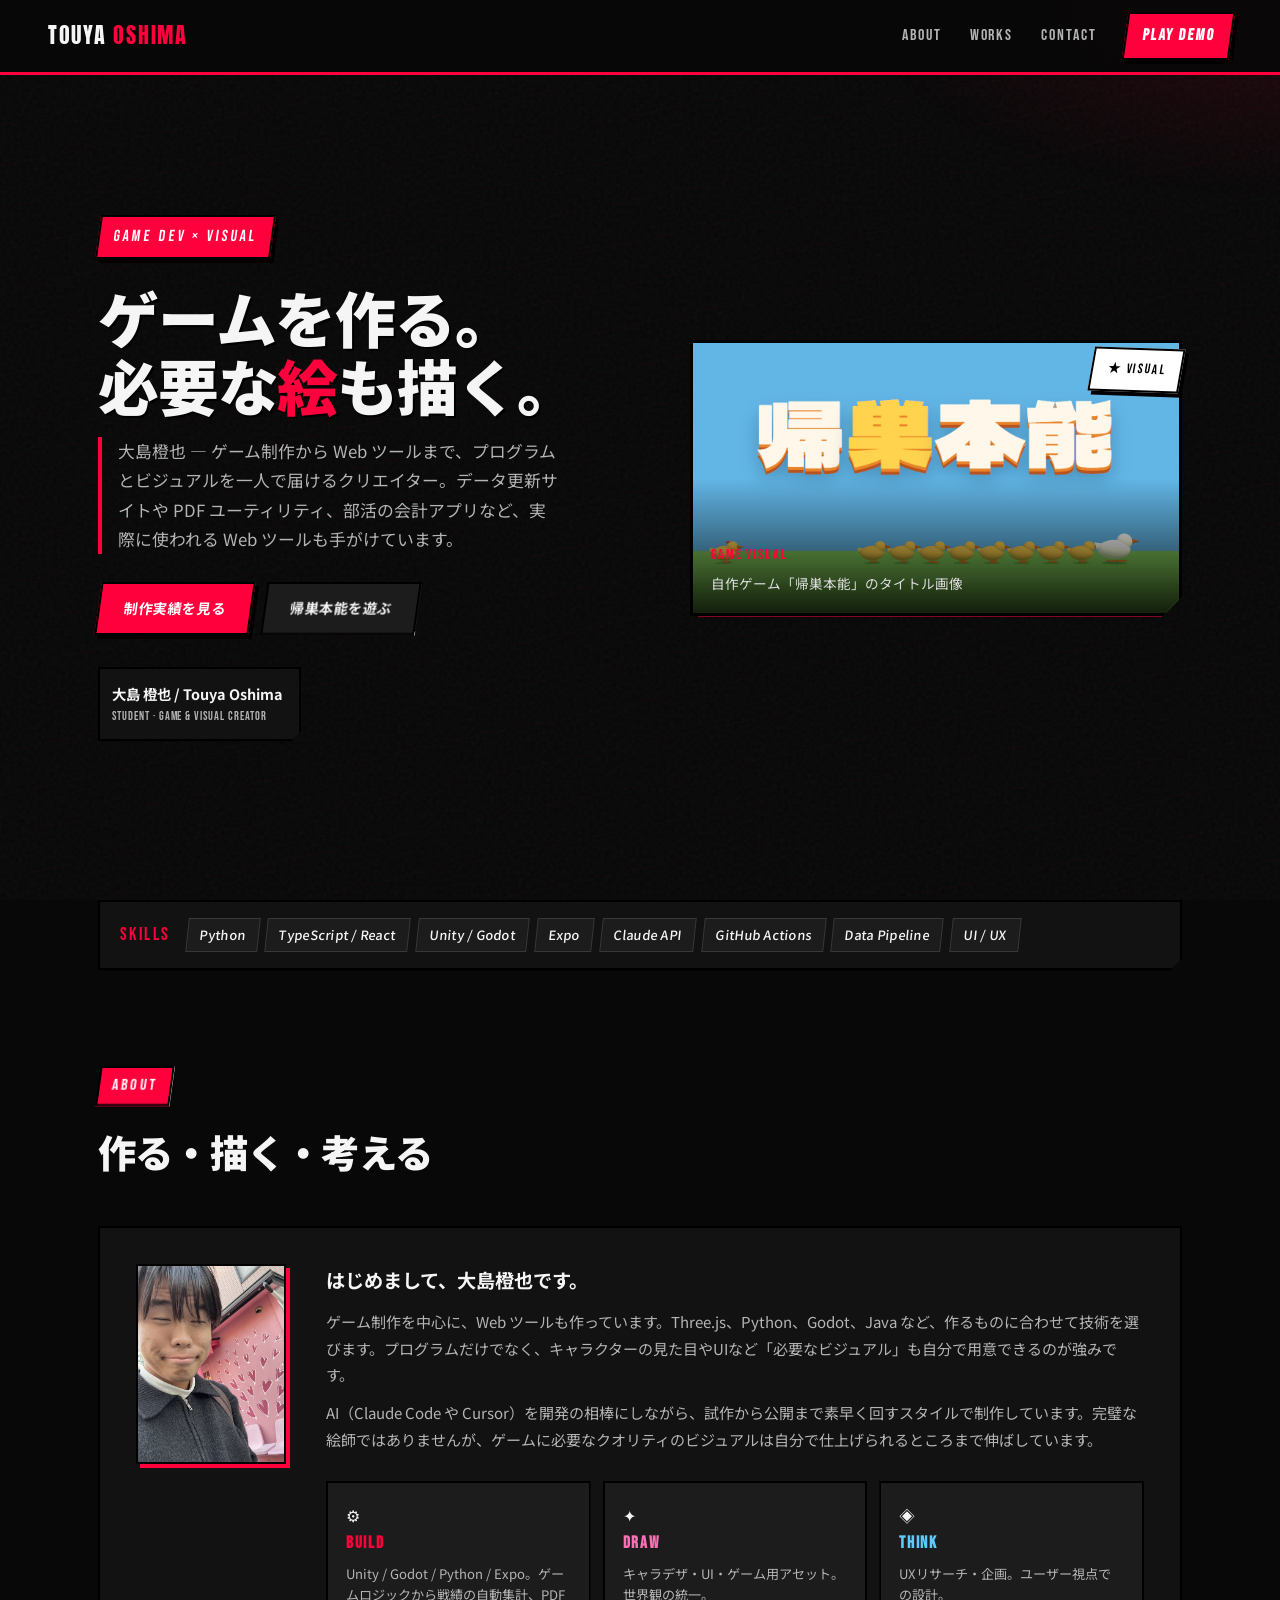
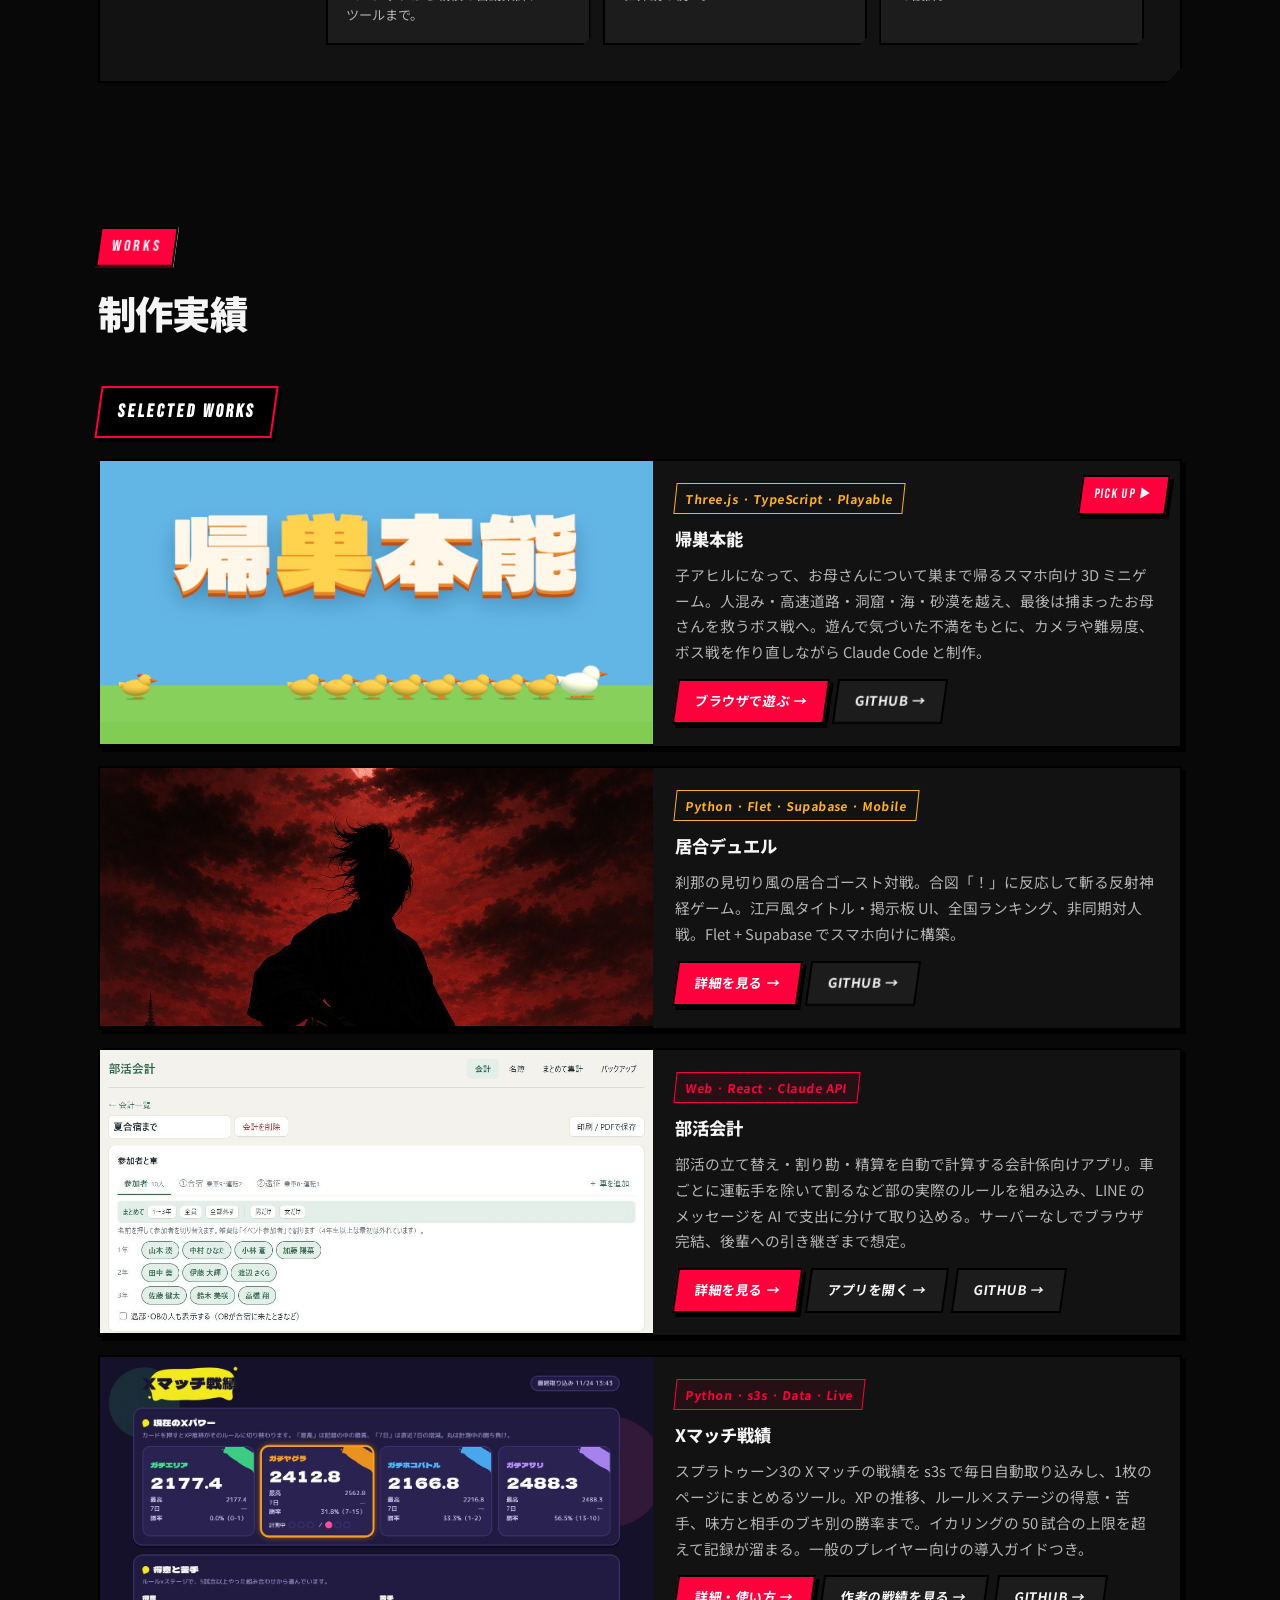
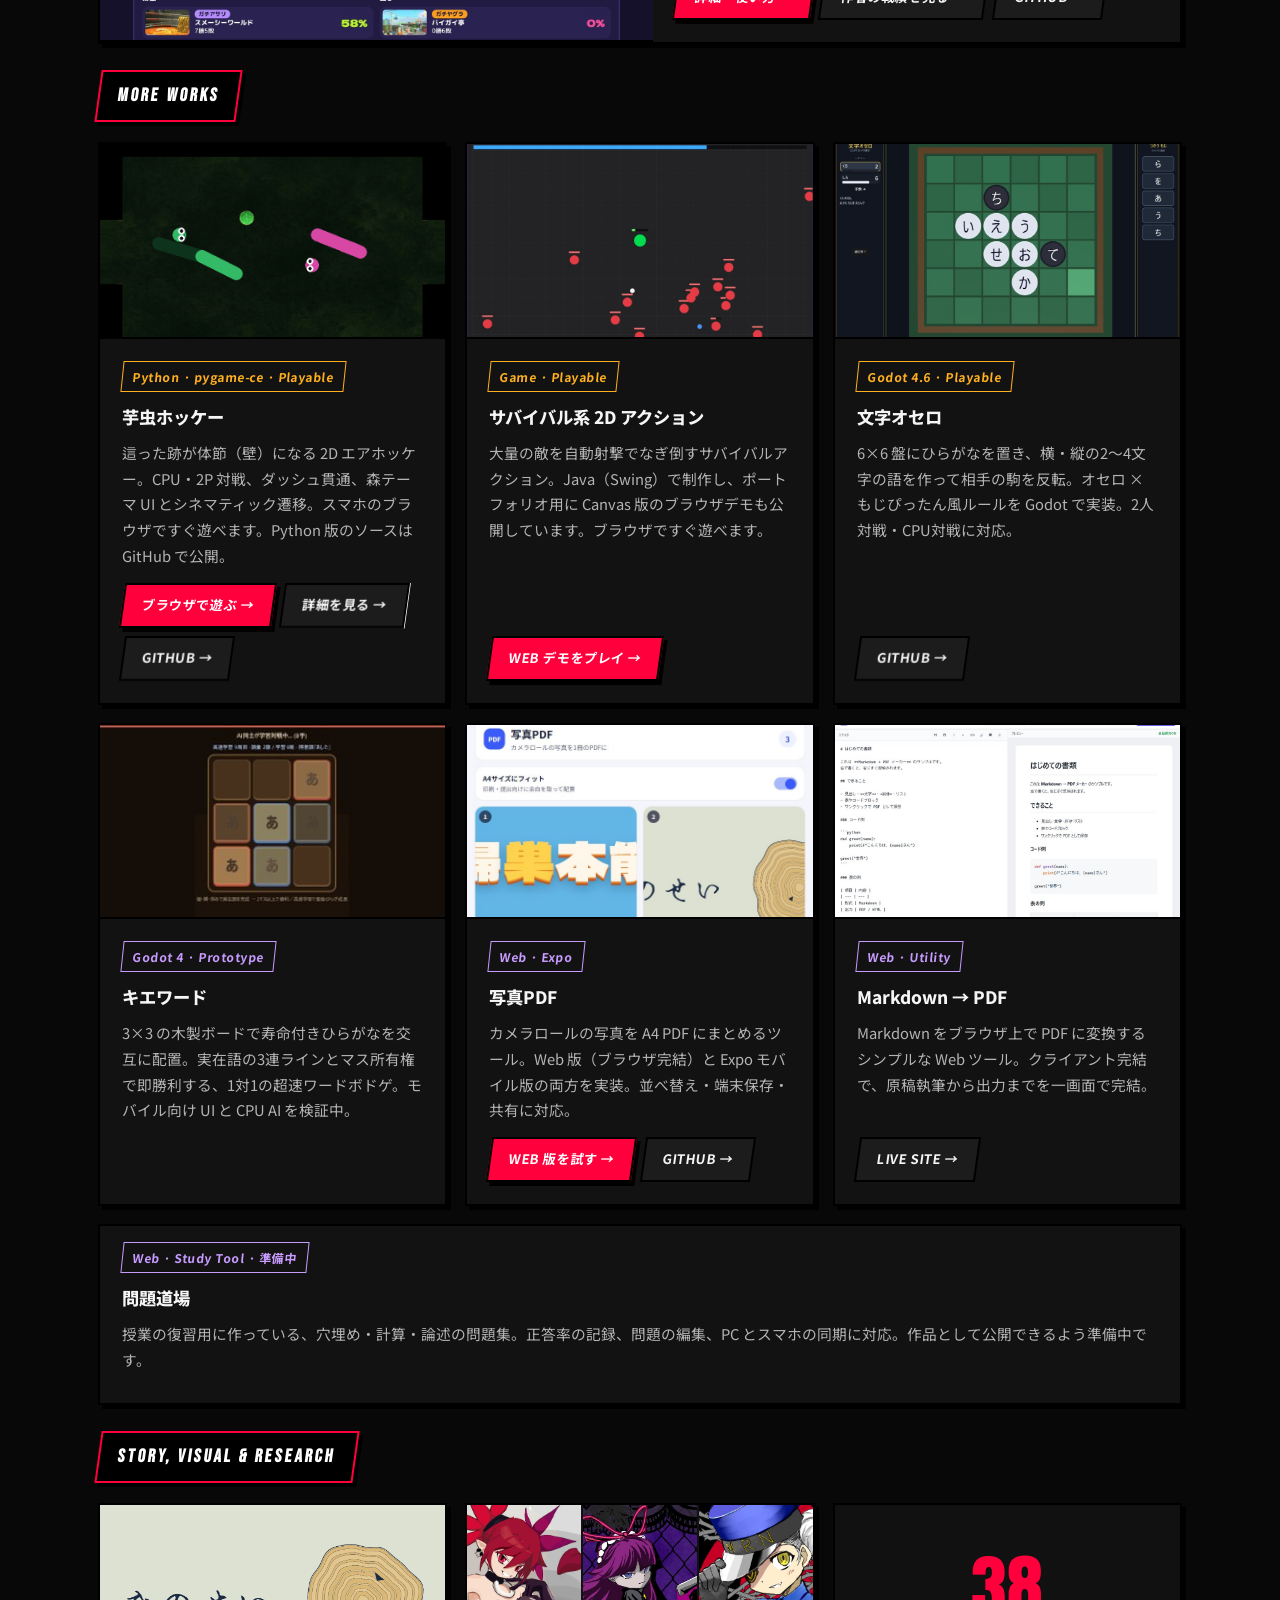
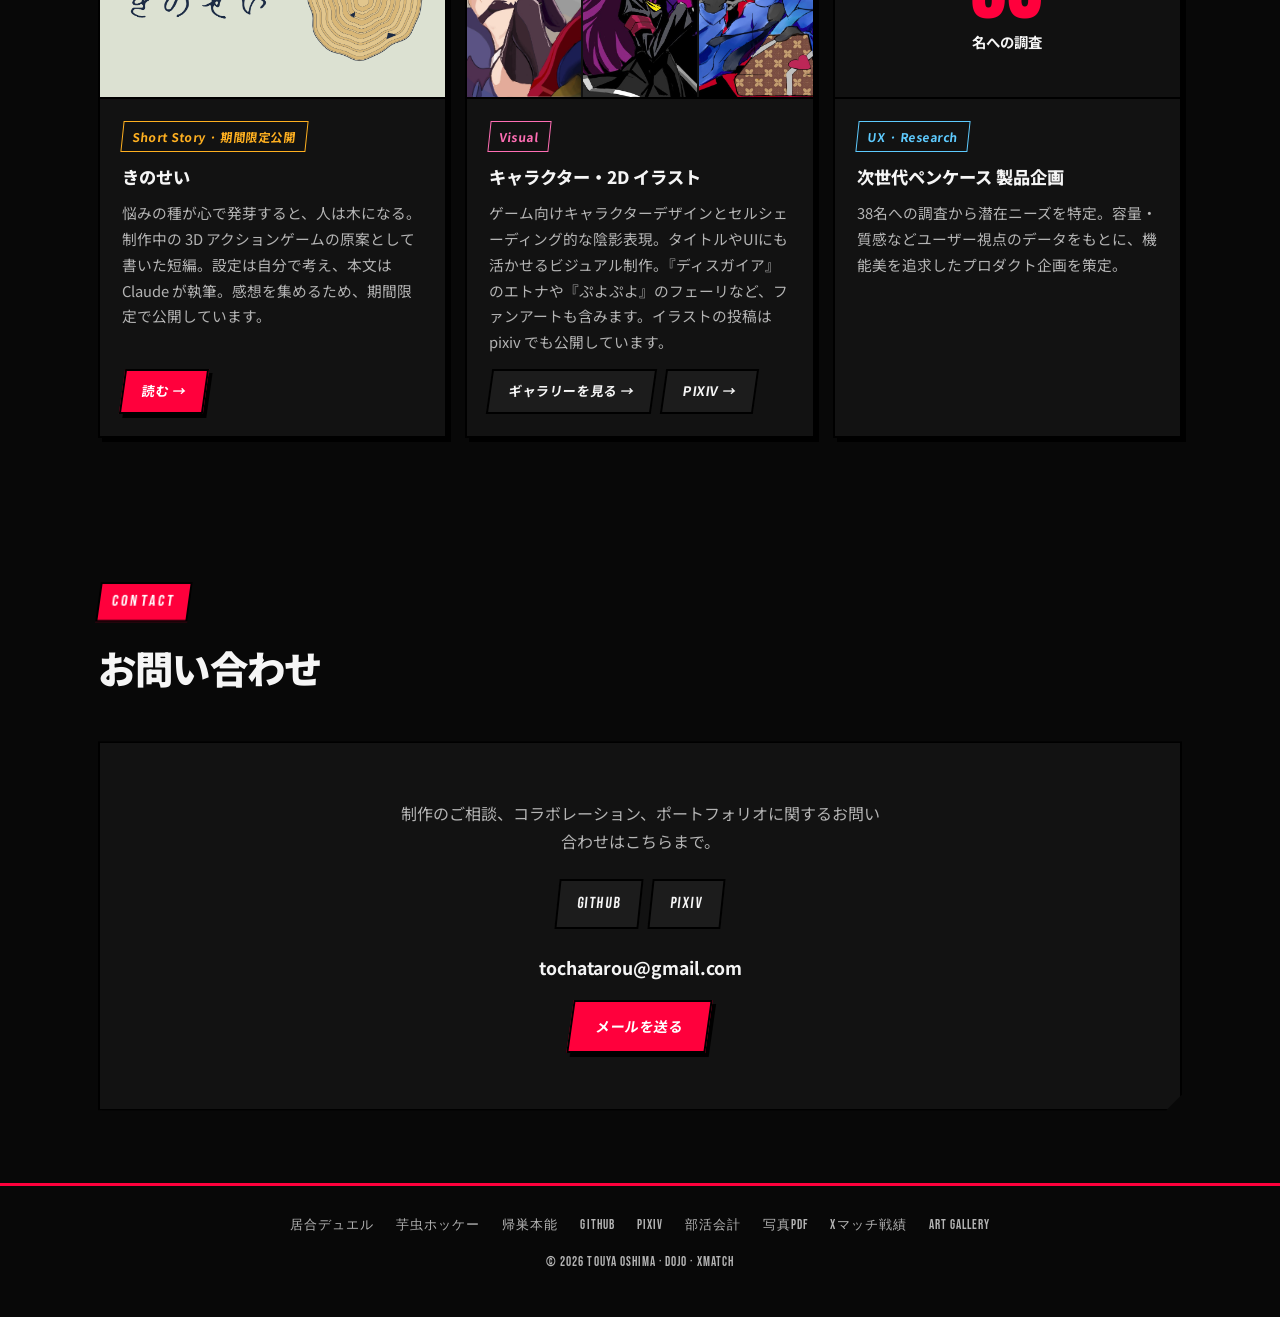
<file: index.html>
<!DOCTYPE html>
<html lang="ja">
<head>
  <meta charset="UTF-8">
  <meta name="viewport" content="width=device-width, initial-scale=1.0">
  <title>大島 橙也 | Game Dev × Visual</title>
  <meta name="description" content="大島橙也 — ゲーム制作・Webツール・ビジュアル。Unity / Godot / Python / React。デモと制作実績を公開中。">
  <meta property="og:title" content="大島 橙也 | Portfolio">
  <meta property="og:description" content="ゲーム制作・Web ツール・キャラクターイラスト。作る・描く・考える。">
  <meta property="og:type" content="website">
  <meta property="og:url" content="https://koyomivanp.github.io/">
  <meta property="og:image" content="https://koyomivanp.github.io/assets/kisou-honnou-poster.png">
  <meta name="twitter:card" content="summary_large_image">
  <link rel="icon" href="data:image/svg+xml,<svg xmlns='http://www.w3.org/2000/svg' viewBox='0 0 100 100'><text y='.9em' font-size='90'>🎮</text></svg>">
  <link rel="manifest" href="manifest.webmanifest">
  <meta name="theme-color" content="#ff003c">
  <link rel="apple-touch-icon" href="apple-touch-icon.png">
  <meta name="mobile-web-app-capable" content="yes">
  <meta name="apple-mobile-web-app-capable" content="yes">
  <meta name="apple-mobile-web-app-status-bar-style" content="black-translucent">
  <meta name="apple-mobile-web-app-title" content="Touya Oshima">
  <link rel="preconnect" href="https://fonts.googleapis.com">
  <link rel="preconnect" href="https://fonts.gstatic.com" crossorigin>
  <link href="https://fonts.googleapis.com/css2?family=Anton&family=Bebas+Neue&family=Noto+Sans+JP:wght@400;500;700;900&display=swap" rel="stylesheet">
  <link rel="stylesheet" href="assets/site.css?v=2">
</head>
<body>
  <div class="noise"></div>
  <div class="wrap">

    <nav>
      <a href="#" class="logo">TOUYA <span>OSHIMA</span></a>
      <div class="links">
        <a href="#about">About</a>
        <a href="#projects">Works</a>
        <a href="#contact">Contact</a>
        <a href="https://koyomivanp.github.io/okaasan-ni-tsuiteiku/" class="nav-cta" target="_blank" rel="noopener noreferrer">Play Demo</a>
      </div>
    </nav>

    <header class="hero">
      <div class="hero-copy">
        <div class="eyebrow">Game Dev × Visual</div>
        <h1>ゲームを作る。<br>必要な<span class="accent">絵</span>も描く。</h1>
        <p class="lead">大島橙也 — ゲーム制作から Web ツールまで、プログラムとビジュアルを一人で届けるクリエイター。データ更新サイトや PDF ユーティリティ、部活の会計アプリなど、実際に使われる Web ツールも手がけています。</p>
        <div class="hero-actions">
          <a href="#projects" class="btn btn-primary">制作実績を見る</a>
          <a href="https://koyomivanp.github.io/okaasan-ni-tsuiteiku/" class="btn btn-ghost" target="_blank" rel="noopener noreferrer">帰巣本能を遊ぶ</a>
        </div>
        <div class="hero-profile">
          <div>
            <div class="name">大島 橙也 / Touya Oshima</div>
            <div class="role">Student · Game &amp; Visual Creator</div>
          </div>
        </div>
      </div>

      <div class="hero-visual">
        <div class="float-badge">★ VISUAL</div>
        <div class="art-frame wide">
          <img src="assets/kisou-honnou-poster.png" alt="帰巣本能 — 青空と草地に大きなロゴ、お母さんアヒルとひなの列、遅れて追いかける1羽">
          <div class="art-caption">
            <div class="label">Game Visual</div>
            <p>自作ゲーム「帰巣本能」のタイトル画像</p>
          </div>
        </div>
      </div>
    </header>

    <section class="skills-strip reveal" aria-label="スキル">
      <div class="skills-inner">
        <span class="skills-label">SKILLS</span>
        <ul class="skills-list">
          <li>Python</li>
          <li>TypeScript / React</li>
          <li>Unity / Godot</li>
          <li>Expo</li>
          <li>Claude API</li>
          <li>GitHub Actions</li>
          <li>Data Pipeline</li>
          <li>UI / UX</li>
        </ul>
      </div>
    </section>

    <section id="about">
      <div class="section-head reveal">
        <div class="label">About</div>
        <h2>作る・描く・考える</h2>
      </div>
      <div class="about-grid reveal">
        <img class="about-photo" src="profile.jpg" alt="大島橙也 プロフィール写真">
        <div class="about-text">
          <h3>はじめまして、大島橙也です。</h3>
          <p>ゲーム制作を中心に、Web ツールも作っています。Three.js、Python、Godot、Java など、作るものに合わせて技術を選びます。プログラムだけでなく、キャラクターの見た目やUIなど「必要なビジュアル」も自分で用意できるのが強みです。</p>
          <p>AI（Claude Code や Cursor）を開発の相棒にしながら、試作から公開まで素早く回すスタイルで制作しています。完璧な絵師ではありませんが、ゲームに必要なクオリティのビジュアルは自分で仕上げられるところまで伸ばしています。</p>
          <div class="pillars">
            <div class="pillar build">
              <div class="icon">⚙</div>
              <h4>Build</h4>
              <p>Unity / Godot / Python / Expo。ゲームロジックから戦績の自動集計、PDF ツールまで。</p>
            </div>
            <div class="pillar draw">
              <div class="icon">✦</div>
              <h4>Draw</h4>
              <p>キャラデザ・UI・ゲーム用アセット。世界観の統一。</p>
            </div>
            <div class="pillar think">
              <div class="icon">◈</div>
              <h4>Think</h4>
              <p>UXリサーチ・企画。ユーザー視点での設計。</p>
            </div>
          </div>
        </div>
      </div>
    </section>

    <section id="projects">
      <div class="section-head reveal">
        <div class="label">Works</div>
        <h2>制作実績</h2>
      </div>

      <div class="projects">
        <div class="works-category reveal">
          <h3>Selected Works</h3>
        </div>

        <article class="project-card featured-dev reveal">
          <div class="card-thumb thumb-screenshot">
            <img src="assets/kisou-honnou-poster.png" alt="帰巣本能 — 青空と草地に大きなロゴ、お母さんアヒルとひなの列、遅れて追いかける1羽" loading="lazy">
          </div>
          <div class="card-body">
            <span class="tag game">Three.js · TypeScript · Playable</span>
            <h3>帰巣本能</h3>
            <p>子アヒルになって、お母さんについて巣まで帰るスマホ向け 3D ミニゲーム。人混み・高速道路・洞窟・海・砂漠を越え、最後は捕まったお母さんを救うボス戦へ。遊んで気づいた不満をもとに、カメラや難易度、ボス戦を作り直しながら Claude Code と制作。</p>
            <div class="card-links">
              <a href="https://koyomivanp.github.io/okaasan-ni-tsuiteiku/" class="btn btn-primary" target="_blank" rel="noopener noreferrer">ブラウザで遊ぶ →</a>
              <a href="https://github.com/koyomivanp/okaasan-ni-tsuiteiku" class="btn btn-ghost" target="_blank" rel="noopener noreferrer">GitHub →</a>
            </div>
          </div>
        </article>

        <article class="project-card featured reveal">
          <div class="card-thumb thumb-screenshot">
            <img src="assets/iai-duel-title.jpg" alt="居合デュエル — タイトル画面（侍の影）" loading="lazy" style="object-fit: cover; object-position: center 30%;">
          </div>
          <div class="card-body">
            <span class="tag game">Python · Flet · Supabase · Mobile</span>
            <h3>居合デュエル</h3>
            <p>刹那の見切り風の居合ゴースト対戦。合図「！」に反応して斬る反射神経ゲーム。江戸風タイトル・掲示板 UI、全国ランキング、非同期対人戦。Flet + Supabase でスマホ向けに構築。</p>
            <div class="card-links">
              <a href="iai-duel/" class="btn btn-primary">詳細を見る →</a>
              <a href="https://github.com/koyomivanp/iai-duel" class="btn btn-ghost" target="_blank" rel="noopener noreferrer">GitHub →</a>
            </div>
          </div>
        </article>

        <article class="project-card featured reveal">
          <div class="card-thumb thumb-screenshot">
            <img src="assets/kaikei-thumb.jpg" alt="部活会計 — 参加者と車を選び、支出を入力する画面" class="shot-kaikei" loading="lazy">
          </div>
          <div class="card-body">
            <span class="tag web">Web · React · Claude API</span>
            <h3>部活会計</h3>
            <p>部活の立て替え・割り勘・精算を自動で計算する会計係向けアプリ。車ごとに運転手を除いて割るなど部の実際のルールを組み込み、LINE のメッセージを AI で支出に分けて取り込める。サーバーなしでブラウザ完結、後輩への引き継ぎまで想定。</p>
            <div class="card-links">
              <a href="kaikei/" class="btn btn-primary">詳細を見る →</a>
              <a href="https://koyomivanp.github.io/bukatsu-kaikei/" class="btn btn-ghost" target="_blank" rel="noopener noreferrer">アプリを開く →</a>
              <a href="https://github.com/koyomivanp/bukatsu-kaikei" class="btn btn-ghost" target="_blank" rel="noopener noreferrer">GitHub →</a>
            </div>
          </div>
        </article>

        <article class="project-card featured reveal">
          <div class="card-thumb thumb-screenshot">
            <img src="assets/xmatch-top.jpg" alt="Xマッチ戦績 — ルールごとの現在のXパワーと、得意・苦手なステージ" loading="lazy" style="object-fit: cover; object-position: top center;">
          </div>
          <div class="card-body">
            <span class="tag web">Python · s3s · Data · Live</span>
            <h3>Xマッチ戦績</h3>
            <p>スプラトゥーン3の X マッチの戦績を s3s で毎日自動取り込みし、1枚のページにまとめるツール。XP の推移、ルール×ステージの得意・苦手、味方と相手のブキ別の勝率まで。イカリングの 50 試合の上限を超えて記録が溜まる。一般のプレイヤー向けの導入ガイドつき。</p>
            <div class="card-links">
              <a href="xmatch/guide/" class="btn btn-primary">詳細・使い方 →</a>
              <a href="xmatch/" class="btn btn-ghost">作者の戦績を見る →</a>
              <a href="https://github.com/koyomivanp/xmatch-senseki" class="btn btn-ghost" target="_blank" rel="noopener noreferrer">GitHub →</a>
            </div>
          </div>
        </article>

        <div class="works-category reveal">
          <h3>More Works</h3>
        </div>

        <article class="project-card reveal">
          <div class="card-thumb thumb-screenshot">
            <img src="assets/imomushi-hockey-screenshot.png" alt="芋虫ホッケー — 対戦画面" loading="lazy">
          </div>
          <div class="card-body">
            <span class="tag game">Python · pygame-ce · Playable</span>
            <h3>芋虫ホッケー</h3>
            <p>這った跡が体節（壁）になる 2D エアホッケー。CPU・2P 対戦、ダッシュ貫通、森テーマ UI とシネマティック遷移。スマホのブラウザですぐ遊べます。Python 版のソースは GitHub で公開。</p>
            <div class="card-links">
              <a href="imomushi-hockey/play/" class="btn btn-primary">ブラウザで遊ぶ →</a>
              <a href="imomushi-hockey/" class="btn btn-ghost">詳細を見る →</a>
              <a href="https://github.com/koyomivanp/imomushi-hockey" class="btn btn-ghost" target="_blank" rel="noopener noreferrer">GitHub →</a>
            </div>
          </div>
        </article>

        <article class="project-card reveal">
          <div class="card-thumb thumb-screenshot">
            <img src="assets/survival-screenshot.jpg" alt="サバイバル系 2D アクション — 敵に囲まれたプレイ画面" loading="lazy">
          </div>
          <div class="card-body">
            <span class="tag game">Game · Playable</span>
            <h3>サバイバル系 2D アクション</h3>
            <p>大量の敵を自動射撃でなぎ倒すサバイバルアクション。Java（Swing）で制作し、ポートフォリオ用に Canvas 版のブラウザデモも公開しています。ブラウザですぐ遊べます。</p>
            <div class="card-links">
              <a href="vampiresurvivors/index.html" class="btn btn-primary">Web デモをプレイ →</a>
            </div>
          </div>
        </article>

        <article class="project-card reveal">
          <div class="card-thumb thumb-screenshot">
            <img src="assets/moji-othello-screenshot.png" alt="文字オセロ — プレイ画面" loading="lazy">
          </div>
          <div class="card-body">
            <span class="tag game">Godot 4.6 · Playable</span>
            <h3>文字オセロ</h3>
            <p>6×6 盤にひらがなを置き、横・縦の2〜4文字の語を作って相手の駒を反転。オセロ × もじぴったん風ルールを Godot で実装。2人対戦・CPU対戦に対応。</p>
            <div class="card-links">
              <a href="https://github.com/koyomivanp/moji-othello" class="btn btn-ghost" target="_blank" rel="noopener noreferrer">GitHub →</a>
            </div>
          </div>
        </article>

        <article class="project-card reveal">
          <div class="card-thumb thumb-screenshot">
            <img src="assets/kiewado-screenshot.png" alt="キエワード — プレイ画面" loading="lazy">
          </div>
          <div class="card-body">
            <span class="tag dev">Godot 4 · Prototype</span>
            <h3>キエワード</h3>
            <p>3×3 の木製ボードで寿命付きひらがなを交互に配置。実在語の3連ラインとマス所有権で即勝利する、1対1の超速ワードボドゲ。モバイル向け UI と CPU AI を検証中。</p>
          </div>
        </article>

        <article class="project-card reveal">
          <div class="card-thumb thumb-screenshot">
            <img src="assets/photo-pdf-screenshot.jpg" alt="写真PDF — 写真を並べて順番を変える画面" loading="lazy">
          </div>
          <div class="card-body">
            <span class="tag dev">Web · Expo</span>
            <h3>写真PDF</h3>
            <p>カメラロールの写真を A4 PDF にまとめるツール。Web 版（ブラウザ完結）と Expo モバイル版の両方を実装。並べ替え・端末保存・共有に対応。</p>
            <div class="card-links">
              <a href="photo-pdf/" class="btn btn-primary">Web 版を試す →</a>
              <a href="https://github.com/koyomivanp/photo-to-pdf" class="btn btn-ghost" target="_blank" rel="noopener noreferrer">GitHub →</a>
            </div>
          </div>
        </article>

        <article class="project-card reveal">
          <div class="card-thumb thumb-screenshot">
            <img src="assets/md-pdf-screenshot.jpg" alt="Markdown → PDF — エディタとプレビューの画面" loading="lazy">
          </div>
          <div class="card-body">
            <span class="tag dev">Web · Utility</span>
            <h3>Markdown → PDF</h3>
            <p>Markdown をブラウザ上で PDF に変換するシンプルな Web ツール。クライアント完結で、原稿執筆から出力までを一画面で完結。</p>
            <div class="card-links">
              <a href="https://md-pdf-maker.netlify.app/" class="btn btn-ghost" target="_blank" rel="noopener noreferrer">Live Site →</a>
            </div>
          </div>
        </article>

        <!-- 問題道場の席。作品として出せるようになったら、リンクを足して「準備中」を外す -->
        <article class="project-card compact reveal">
          <div class="card-body">
            <span class="tag dev">Web · Study Tool · 準備中</span>
            <h3>問題道場</h3>
            <p>授業の復習用に作っている、穴埋め・計算・論述の問題集。正答率の記録、問題の編集、PC とスマホの同期に対応。作品として公開できるよう準備中です。</p>
          </div>
        </article>

        <div class="works-category reveal">
          <h3>Story, Visual &amp; Research</h3>
        </div>

        <!-- 期間限定公開: 感想が集まったら外す -->
        <article class="project-card reveal">
          <div class="card-thumb thumb-screenshot">
            <img src="assets/kinosei-poster.png" alt="きのせい — タイトルと、傷の入った年輪" loading="lazy">
          </div>
          <div class="card-body">
            <span class="tag game">Short Story · 期間限定公開</span>
            <h3>きのせい</h3>
            <p>悩みの種が心で発芽すると、人は木になる。制作中の 3D アクションゲームの原案として書いた短編。設定は自分で考え、本文は Claude が執筆。感想を集めるため、期間限定で公開しています。</p>
            <div class="card-links">
              <a href="https://claude.ai/artifact/8s3dnupmCnthfTGU7mSjWk" class="btn btn-primary" target="_blank" rel="noopener noreferrer">読む →</a>
            </div>
          </div>
        </article>

        <article class="project-card reveal">
          <div class="card-thumb thumb-art">
            <img src="etna.jpg" alt="『ディスガイア』シリーズのエトナのファンアート" loading="lazy" class="char-focus-face">
            <img src="feri.jpg" alt="『ぷよぷよ』シリーズのフェーリのファンアート" loading="lazy" class="char-focus-right">
            <img src="pel.jpg" alt="キャラクターイラスト2" loading="lazy">
          </div>
          <div class="card-body">
            <span class="tag art">Visual</span>
            <h3>キャラクター・2D イラスト</h3>
            <p>ゲーム向けキャラクターデザインとセルシェーディング的な陰影表現。タイトルやUIにも活かせるビジュアル制作。『ディスガイア』のエトナや『ぷよぷよ』のフェーリなど、ファンアートも含みます。イラストの投稿は pixiv でも公開しています。</p>
            <div class="card-links">
              <a href="artwork.html" class="btn btn-ghost">ギャラリーを見る →</a>
              <a href="#" data-pixiv class="btn btn-ghost" target="_blank" rel="noopener noreferrer">pixiv →</a>
            </div>
          </div>
        </article>

        <article class="project-card reveal">
          <div class="card-thumb thumb-stat">
            <div><strong>38</strong><span>名への調査</span></div>
          </div>
          <div class="card-body">
            <span class="tag think">UX · Research</span>
            <h3>次世代ペンケース 製品企画</h3>
            <p>38名への調査から潜在ニーズを特定。容量・質感などユーザー視点のデータをもとに、機能美を追求したプロダクト企画を策定。</p>
          </div>
        </article>
      </div>
    </section>

    <section id="contact">
      <div class="section-head reveal">
        <div class="label">Contact</div>
        <h2>お問い合わせ</h2>
      </div>
      <div class="contact-box reveal">
        <p>制作のご相談、コラボレーション、ポートフォリオに関するお問い合わせはこちらまで。</p>
        <div class="social-links">
          <a href="https://github.com/koyomivanp" target="_blank" rel="noopener noreferrer" class="github">GitHub</a>
          <a href="#" data-pixiv target="_blank" rel="noopener noreferrer" class="pixiv">pixiv</a>
        </div>
        <div class="mail">tochatarou@gmail.com</div>
        <a href="mailto:tochatarou@gmail.com" class="btn btn-primary">メールを送る</a>
      </div>
    </section>

    <footer>
      <div class="footer-links">
        <a href="iai-duel/">居合デュエル</a>
        <a href="imomushi-hockey/">芋虫ホッケー</a>
        <a href="https://koyomivanp.github.io/okaasan-ni-tsuiteiku/" target="_blank" rel="noopener noreferrer">帰巣本能</a>
        <a href="https://github.com/koyomivanp" target="_blank" rel="noopener noreferrer">GitHub</a>
        <a href="#" data-pixiv target="_blank" rel="noopener noreferrer">pixiv</a>
        <a href="kaikei/">部活会計</a>
        <a href="photo-pdf/">写真PDF</a>
        <a href="xmatch/guide/">Xマッチ戦績</a>
        <a href="artwork.html">Art Gallery</a>
      </div>
      &copy; 2026 Touya Oshima · <a href="dojo/" style="color: inherit; text-decoration: none;">dojo</a> · <a href="xmatch/" style="color: inherit; text-decoration: none;">xmatch</a>
    </footer>
  </div>

  <script>
    // pixiv: dashboard/works は本人だけ。公開用は https://www.pixiv.net/users/数字
    const PIXIV_PROFILE_URL = "https://www.pixiv.net/users/55574377";
    document.querySelectorAll("[data-pixiv]").forEach((link) => {
      if (!PIXIV_PROFILE_URL.includes("REPLACE")) {
        link.href = PIXIV_PROFILE_URL;
      }
    });

    const reveals = document.querySelectorAll(".reveal");
    const io = new IntersectionObserver((entries) => {
      entries.forEach((e) => {
        if (e.isIntersecting) {
          e.target.classList.add("visible");
          io.unobserve(e.target);
        }
      });
    }, { threshold: 0.12, rootMargin: "0px 0px -40px 0px" });
    reveals.forEach((el) => io.observe(el));

    // PWA: Service Worker を登録（オフライン表示・インストール対応）
    if ("serviceWorker" in navigator) {
      window.addEventListener("load", () => {
        navigator.serviceWorker.register("sw.js").catch((err) => {
          console.error("SW registration failed:", err);
        });
      });
    }
  </script>
</body>
</html>
</file>
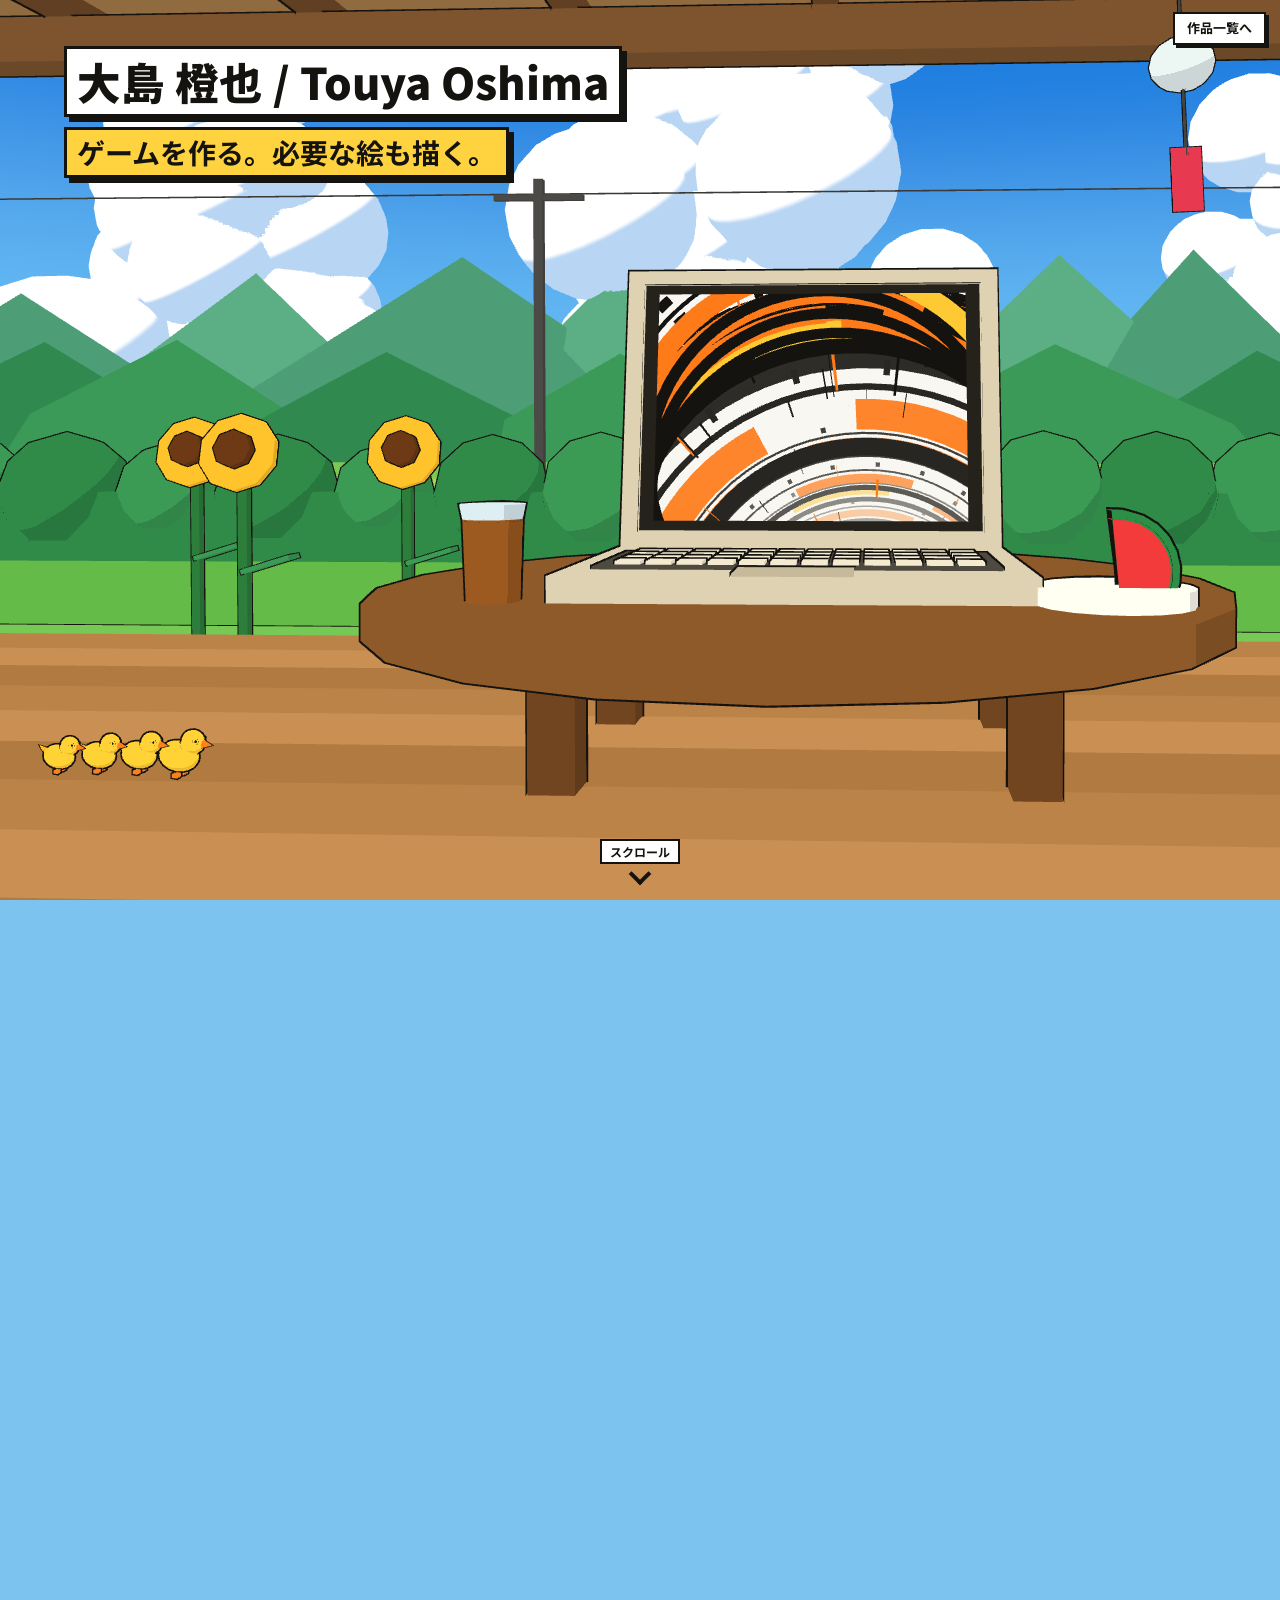
<file: dive/index.html>
<!DOCTYPE html>
<html lang="ja">
<head>
  <meta charset="UTF-8">
  <meta name="viewport" content="width=device-width, initial-scale=1.0, viewport-fit=cover">
  <title>大島 橙也 | Dive（試作）</title>
  <meta name="description" content="大島橙也 — ゲーム制作・Webツール・ビジュアル。スクロールで作品をめぐる 3D 版ポートフォリオの試作。">
  <meta name="robots" content="noindex">
  <meta name="theme-color" content="#7cc4ef">
  <link rel="icon" href="data:image/svg+xml,<svg xmlns='http://www.w3.org/2000/svg' viewBox='0 0 100 100'><text y='.9em' font-size='90'>🎮</text></svg>">
  <link rel="preconnect" href="https://fonts.googleapis.com">
  <link rel="preconnect" href="https://fonts.gstatic.com" crossorigin>
  <link href="https://fonts.googleapis.com/css2?family=Noto+Sans+JP:wght@400;500;700;900&display=swap" rel="stylesheet">
  <!-- 更新するときは、ここと下の importmap の ?v= を上げる（親の sw.js が JS/CSS を一度古いまま返すため）。 -->
  <link rel="stylesheet" href="dive.css?v=1">
  <script>
    // 3D で旅できる環境のときだけ .dive を付ける。付かなければ、ただの作品一覧として読める。
    (function () {
      var root = document.documentElement;
      var ok = !matchMedia("(prefers-reduced-motion: reduce)").matches;
      if (ok) {
        try { ok = !!document.createElement("canvas").getContext("webgl2"); } catch (e) { ok = false; }
      }
      root.setAttribute("data-capable", ok ? "1" : "0");
      if (ok && location.hash !== "#list") root.classList.add("dive");
      window.__diveFail = function () {
        root.classList.remove("dive");
        root.setAttribute("data-capable", "0");
      };
    })();
  </script>
  <script type="importmap">
    {
      "imports": {
        "three": "./vendor/three.module.min.js?r169",
        "dive/kit": "./js/kit.js?v=1",
        "dive/engawa": "./js/engawa.js?v=1",
        "dive/islands": "./js/islands.js?v=1",
        "dive/cyber": "./js/cyber.js?v=1"
      }
    }
  </script>
  <script type="module" src="js/main.js?v=1" onerror="window.__diveFail()"></script>
</head>
<body>
  <canvas id="stage" aria-hidden="true"></canvas>
  <div id="veil" aria-hidden="true"></div>
  <div id="progress" aria-hidden="true"><span></span></div>

  <nav id="hud" aria-label="ページ内の移動">
    <a class="hud-skip" href="#list">作品一覧へ</a>
    <a class="hud-back" href="#">3D の旅に戻る</a>
    <a class="hud-normal" href="../">通常版へ</a>
  </nav>

  <main id="journey">
    <header class="beat hero" data-beat="hero" data-len="0.6">
      <h1>
        <span class="sticker name">大島 橙也 / Touya Oshima</span>
        <span class="sticker copy">ゲームを作る。<wbr>必要な絵も描く。</span>
      </h1>
      <p class="scroll-cue" aria-hidden="true"><span>スクロール</span><i></i></p>
    </header>

    <div class="beat-spacer" data-beat="dive" data-len="2.5"></div>

    <section class="zone" data-zone="game" aria-labelledby="z-game">
      <header class="beat zone-head" data-beat="zone" data-len="0.8">
        <p class="zone-no" aria-hidden="true">01</p>
        <h2 id="z-game">Game</h2>
      </header>

      <article class="beat work" data-beat="work" data-island="kisou" data-len="1.4">
        <div class="w-media"><img src="../assets/kisou-honnou-poster.png" alt="帰巣本能 — 青空と草地に大きなロゴ、お母さんアヒルとひなの列、遅れて追いかける1羽" loading="lazy"></div>
        <div class="w-body">
          <span class="tag">Three.js · TypeScript · Playable</span>
          <h3>帰巣本能</h3>
          <p>子アヒルになって、お母さんについて巣まで帰るスマホ向け 3D ミニゲーム。人混み・高速道路・洞窟・海・砂漠を越え、最後は捕まったお母さんを救うボス戦へ。遊んで気づいた不満をもとに、カメラや難易度、ボス戦を作り直しながら Claude Code と制作。</p>
          <div class="w-links">
            <a href="https://koyomivanp.github.io/okaasan-ni-tsuiteiku/" class="btn primary" target="_blank" rel="noopener noreferrer">ブラウザで遊ぶ →</a>
            <a href="https://github.com/koyomivanp/okaasan-ni-tsuiteiku" class="btn" target="_blank" rel="noopener noreferrer">GitHub →</a>
          </div>
        </div>
      </article>

      <article class="beat work" data-beat="work" data-island="iai" data-len="1.4">
        <div class="w-media"><img src="../assets/iai-duel-title.jpg" alt="居合デュエル — タイトル画面（侍の影）" loading="lazy" style="object-position: center 30%;"></div>
        <div class="w-body">
          <span class="tag">Python · Flet · Supabase · Mobile</span>
          <h3>居合デュエル</h3>
          <p>刹那の見切り風の居合ゴースト対戦。合図「！」に反応して斬る反射神経ゲーム。江戸風タイトル・掲示板 UI、全国ランキング、非同期対人戦。Flet + Supabase でスマホ向けに構築。</p>
          <div class="w-links">
            <a href="../iai-duel/" class="btn primary">詳細を見る →</a>
            <a href="https://github.com/koyomivanp/iai-duel" class="btn" target="_blank" rel="noopener noreferrer">GitHub →</a>
          </div>
        </div>
      </article>

      <article class="beat work" data-beat="work" data-island="imomushi" data-len="1.4">
        <div class="w-media"><img src="../assets/imomushi-hockey-screenshot.png" alt="芋虫ホッケー — 対戦画面" loading="lazy"></div>
        <div class="w-body">
          <span class="tag">Python · pygame-ce · Playable</span>
          <h3>芋虫ホッケー</h3>
          <p>這った跡が体節（壁）になる 2D エアホッケー。CPU・2P 対戦、ダッシュ貫通、森テーマ UI とシネマティック遷移。スマホのブラウザですぐ遊べます。Python 版のソースは GitHub で公開。</p>
          <div class="w-links">
            <a href="../imomushi-hockey/play/" class="btn primary">ブラウザで遊ぶ →</a>
            <a href="../imomushi-hockey/" class="btn">詳細を見る →</a>
            <a href="https://github.com/koyomivanp/imomushi-hockey" class="btn" target="_blank" rel="noopener noreferrer">GitHub →</a>
          </div>
        </div>
      </article>

      <article class="beat work" data-beat="work" data-island="survival" data-len="1.1">
        <div class="w-media"><img src="../assets/survival-screenshot.jpg" alt="サバイバル系 2D アクション — 敵に囲まれたプレイ画面" loading="lazy"></div>
        <div class="w-body">
          <span class="tag">Game · Playable</span>
          <h3>サバイバル系 2D アクション</h3>
          <p>大量の敵を自動射撃でなぎ倒すサバイバルアクション。Java（Swing）で制作し、ポートフォリオ用に Canvas 版のブラウザデモも公開しています。ブラウザですぐ遊べます。</p>
          <div class="w-links">
            <a href="../vampiresurvivors/index.html" class="btn primary">Web デモをプレイ →</a>
          </div>
        </div>
      </article>

      <article class="beat work" data-beat="work" data-island="othello" data-len="1.1">
        <div class="w-media"><img src="../assets/moji-othello-screenshot.png" alt="文字オセロ — プレイ画面" loading="lazy"></div>
        <div class="w-body">
          <span class="tag">Godot 4.6 · Playable</span>
          <h3>文字オセロ</h3>
          <p>6×6 盤にひらがなを置き、横・縦の2〜4文字の語を作って相手の駒を反転。オセロ × もじぴったん風ルールを Godot で実装。2人対戦・CPU対戦に対応。</p>
          <div class="w-links">
            <a href="https://github.com/koyomivanp/moji-othello" class="btn" target="_blank" rel="noopener noreferrer">GitHub →</a>
          </div>
        </div>
      </article>

      <article class="beat work" data-beat="work" data-island="kiewado" data-len="1.1">
        <div class="w-media"><img src="../assets/kiewado-screenshot.png" alt="キエワード — プレイ画面" loading="lazy"></div>
        <div class="w-body">
          <span class="tag">Godot 4 · Prototype</span>
          <h3>キエワード</h3>
          <p>3×3 の木製ボードで寿命付きひらがなを交互に配置。実在語の3連ラインとマス所有権で即勝利する、1対1の超速ワードボドゲ。モバイル向け UI と CPU AI を検証中。</p>
        </div>
      </article>
    </section>

    <section class="zone" data-zone="tools" aria-labelledby="z-tools">
      <header class="beat zone-head" data-beat="zone" data-len="0.8">
        <p class="zone-no" aria-hidden="true">02</p>
        <h2 id="z-tools">Tools</h2>
      </header>

      <article class="beat work" data-beat="work" data-island="kaikei" data-len="1.2">
        <div class="w-media"><img src="../assets/kaikei-thumb.jpg" alt="部活会計 — 参加者と車を選び、支出を入力する画面" loading="lazy"></div>
        <div class="w-body">
          <span class="tag">Web · React · Claude API</span>
          <h3>部活会計</h3>
          <p>部活の立て替え・割り勘・精算を自動で計算する会計係向けアプリ。車ごとに運転手を除いて割るなど部の実際のルールを組み込み、LINE のメッセージを AI で支出に分けて取り込める。サーバーなしでブラウザ完結、後輩への引き継ぎまで想定。</p>
          <div class="w-links">
            <a href="../kaikei/" class="btn primary">詳細を見る →</a>
            <a href="https://koyomivanp.github.io/bukatsu-kaikei/" class="btn" target="_blank" rel="noopener noreferrer">アプリを開く →</a>
            <a href="https://github.com/koyomivanp/bukatsu-kaikei" class="btn" target="_blank" rel="noopener noreferrer">GitHub →</a>
          </div>
        </div>
      </article>

      <article class="beat work" data-beat="work" data-island="splatoon" data-len="1.2">
        <div class="w-media"><img src="../assets/splatoon-ranking-screenshot.png" alt="スプラ最強武器ランキング — トップページ" loading="lazy"></div>
        <div class="w-body">
          <span class="tag">Dev · Data · Live</span>
          <h3>スプラ最強武器ランキング</h3>
          <p>stat.ink から勝率データを自動取得し、Python で静的サイトを生成。GitHub Actions による日次更新、武器別ページ、診断・X マッチ境界値など。データの取得から公開までを自動化しています。</p>
          <div class="w-links">
            <a href="https://splatoon-ranking.netlify.app/" class="btn primary" target="_blank" rel="noopener noreferrer">Live Site →</a>
            <a href="https://github.com/koyomivanp/splatoon-ranking" class="btn" target="_blank" rel="noopener noreferrer">GitHub →</a>
          </div>
        </div>
      </article>

      <article class="beat work" data-beat="work" data-island="photopdf" data-len="1.1">
        <div class="w-media"><img src="../assets/photo-pdf-screenshot.jpg" alt="写真PDF — 写真を並べて順番を変える画面" loading="lazy"></div>
        <div class="w-body">
          <span class="tag">Web · Expo</span>
          <h3>写真PDF</h3>
          <p>カメラロールの写真を A4 PDF にまとめるツール。Web 版（ブラウザ完結）と Expo モバイル版の両方を実装。並べ替え・端末保存・共有に対応。</p>
          <div class="w-links">
            <a href="../photo-pdf/" class="btn primary">Web 版を試す →</a>
            <a href="https://github.com/koyomivanp/photo-to-pdf" class="btn" target="_blank" rel="noopener noreferrer">GitHub →</a>
          </div>
        </div>
      </article>

      <article class="beat work" data-beat="work" data-island="mdpdf" data-len="1.1">
        <div class="w-media"><img src="../assets/md-pdf-screenshot.jpg" alt="Markdown → PDF — エディタとプレビューの画面" loading="lazy"></div>
        <div class="w-body">
          <span class="tag">Web · Utility</span>
          <h3>Markdown → PDF</h3>
          <p>Markdown をブラウザ上で PDF に変換するシンプルな Web ツール。クライアント完結で、原稿執筆から出力までを一画面で完結。</p>
          <div class="w-links">
            <a href="https://md-pdf-maker.netlify.app/" class="btn" target="_blank" rel="noopener noreferrer">Live Site →</a>
          </div>
        </div>
      </article>
    </section>

    <section class="zone" data-zone="art" aria-labelledby="z-art">
      <header class="beat zone-head" data-beat="zone" data-len="0.8">
        <p class="zone-no" aria-hidden="true">03</p>
        <h2 id="z-art">Art / Story</h2>
      </header>

      <article class="beat work" data-beat="work" data-island="kinosei" data-len="1.1">
        <div class="w-media"><img src="../assets/kinosei-poster.png" alt="きのせい — タイトルと、傷の入った年輪" loading="lazy"></div>
        <div class="w-body">
          <span class="tag">Short Story · 期間限定公開</span>
          <h3>きのせい</h3>
          <p>悩みの種が心で発芽すると、人は木になる。制作中の 3D アクションゲームの原案として書いた短編。設定は自分で考え、本文は Claude が執筆。感想を集めるため、期間限定で公開しています。</p>
          <div class="w-links">
            <a href="https://claude.ai/artifact/8s3dnupmCnthfTGU7mSjWk" class="btn primary" target="_blank" rel="noopener noreferrer">読む →</a>
          </div>
        </div>
      </article>

      <article class="beat work" data-beat="work" data-island="art" data-len="1.2">
        <div class="w-media art-trio">
          <img src="../etna.jpg" alt="『ディスガイア』シリーズのエトナのファンアート" loading="lazy" style="object-position: center 22%;">
          <img src="../feri.jpg" alt="キャラクターイラスト1" loading="lazy" style="object-position: 72% center;">
          <img src="../pel.jpg" alt="キャラクターイラスト2" loading="lazy">
        </div>
        <div class="w-body">
          <span class="tag">Visual</span>
          <h3>キャラクター・2D イラスト</h3>
          <p>ゲーム向けキャラクターデザインとセルシェーディング的な陰影表現。タイトルやUIにも活かせるビジュアル制作。『ディスガイア』のエトナなど、ファンアートも含みます。イラストの投稿は pixiv でも公開しています。</p>
          <div class="w-links">
            <a href="../artwork.html" class="btn">ギャラリーを見る →</a>
            <a href="https://www.pixiv.net/users/55574377" class="btn" target="_blank" rel="noopener noreferrer">pixiv →</a>
          </div>
        </div>
      </article>

      <article class="beat work" data-beat="work" data-island="pencase" data-len="1.0">
        <div class="w-media stat-media"><div><strong>38</strong><span>名への調査</span></div></div>
        <div class="w-body">
          <span class="tag">UX · Research</span>
          <h3>次世代ペンケース 製品企画</h3>
          <p>38名への調査から潜在ニーズを特定。容量・質感などユーザー視点のデータをもとに、機能美を追求したプロダクト企画を策定。</p>
        </div>
      </article>
    </section>

    <section class="beat contact" data-beat="contact" data-len="1.7" aria-labelledby="contact-title">
      <p class="label" aria-hidden="true">Contact</p>
      <h2 id="contact-title">お問い合わせ</h2>
      <p>制作のご相談、コラボレーション、ポートフォリオに関するお問い合わせはこちらまで。</p>
      <div class="social">
        <a href="https://github.com/koyomivanp" class="btn" target="_blank" rel="noopener noreferrer">GitHub</a>
        <a href="https://www.pixiv.net/users/55574377" class="btn" target="_blank" rel="noopener noreferrer">pixiv</a>
      </div>
      <div class="mail">tochatarou@gmail.com</div>
      <a href="mailto:tochatarou@gmail.com" class="btn primary">メールを送る</a>
    </section>

    <footer class="beat end" data-beat="end" data-len="1.5">
      <p class="owari">おわり</p>
      <div class="end-links">
        <a href="#" class="btn primary" id="to-top">トップへ戻る</a>
        <a href="../" class="btn">通常版を見る</a>
      </div>
      <p class="copyright">&copy; 2026 Touya Oshima</p>
    </footer>
  </main>

  <div id="spacer" aria-hidden="true"></div>
</body>
</html>
</file>
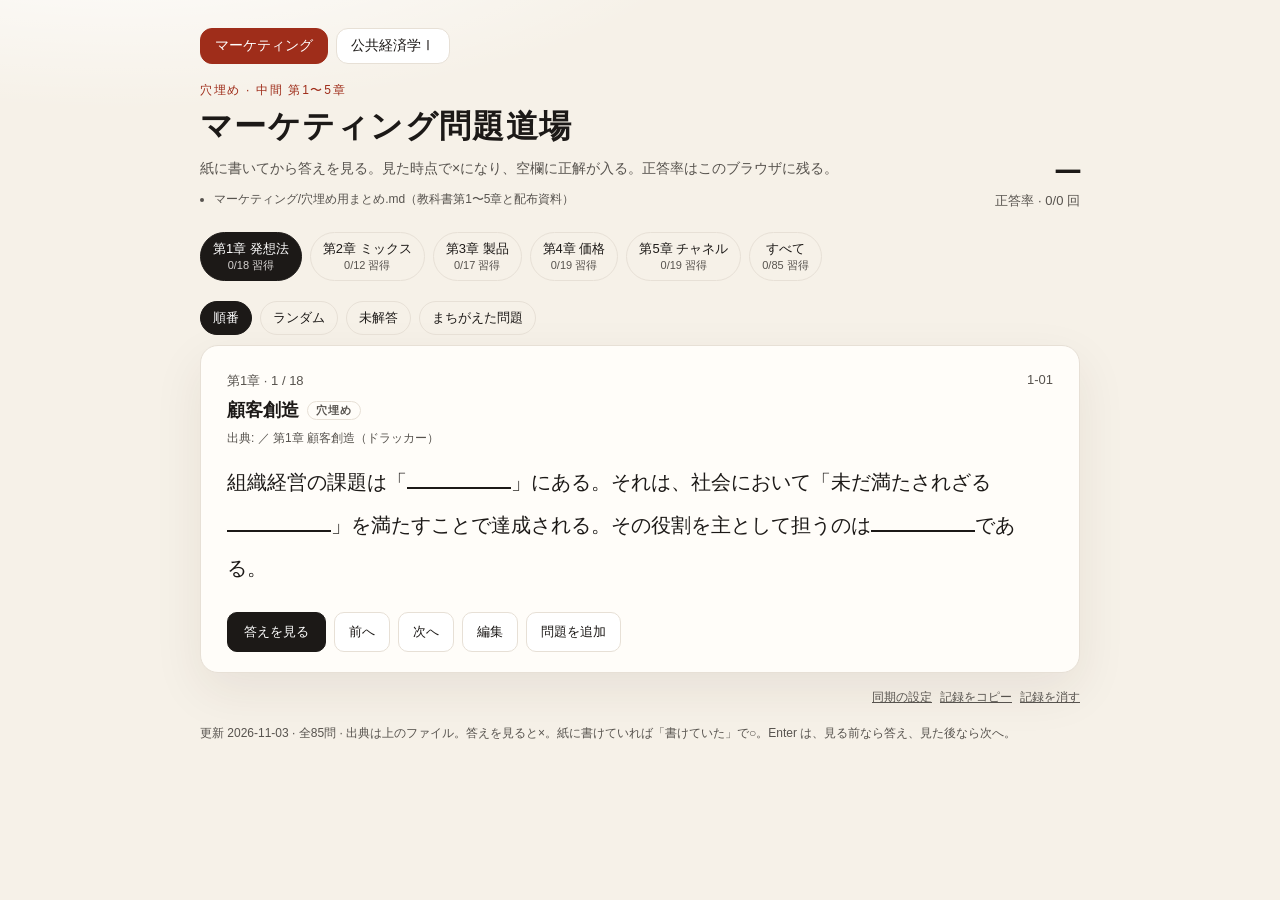
<file: dojo/index.html>
<!DOCTYPE html>
<html lang="ja">
<head>
  <meta charset="utf-8">
  <meta name="viewport" content="width=device-width, initial-scale=1">
  <meta name="robots" content="noindex">
  <title>問題道場</title>
  <link rel="stylesheet" href="styles.css">
</head>
<body>
  <div id="app"></div>
  <script src="questions.js"></script>
  <script src="public.js"></script>
  <script src="app.js"></script>
</body>
</html>
</file>
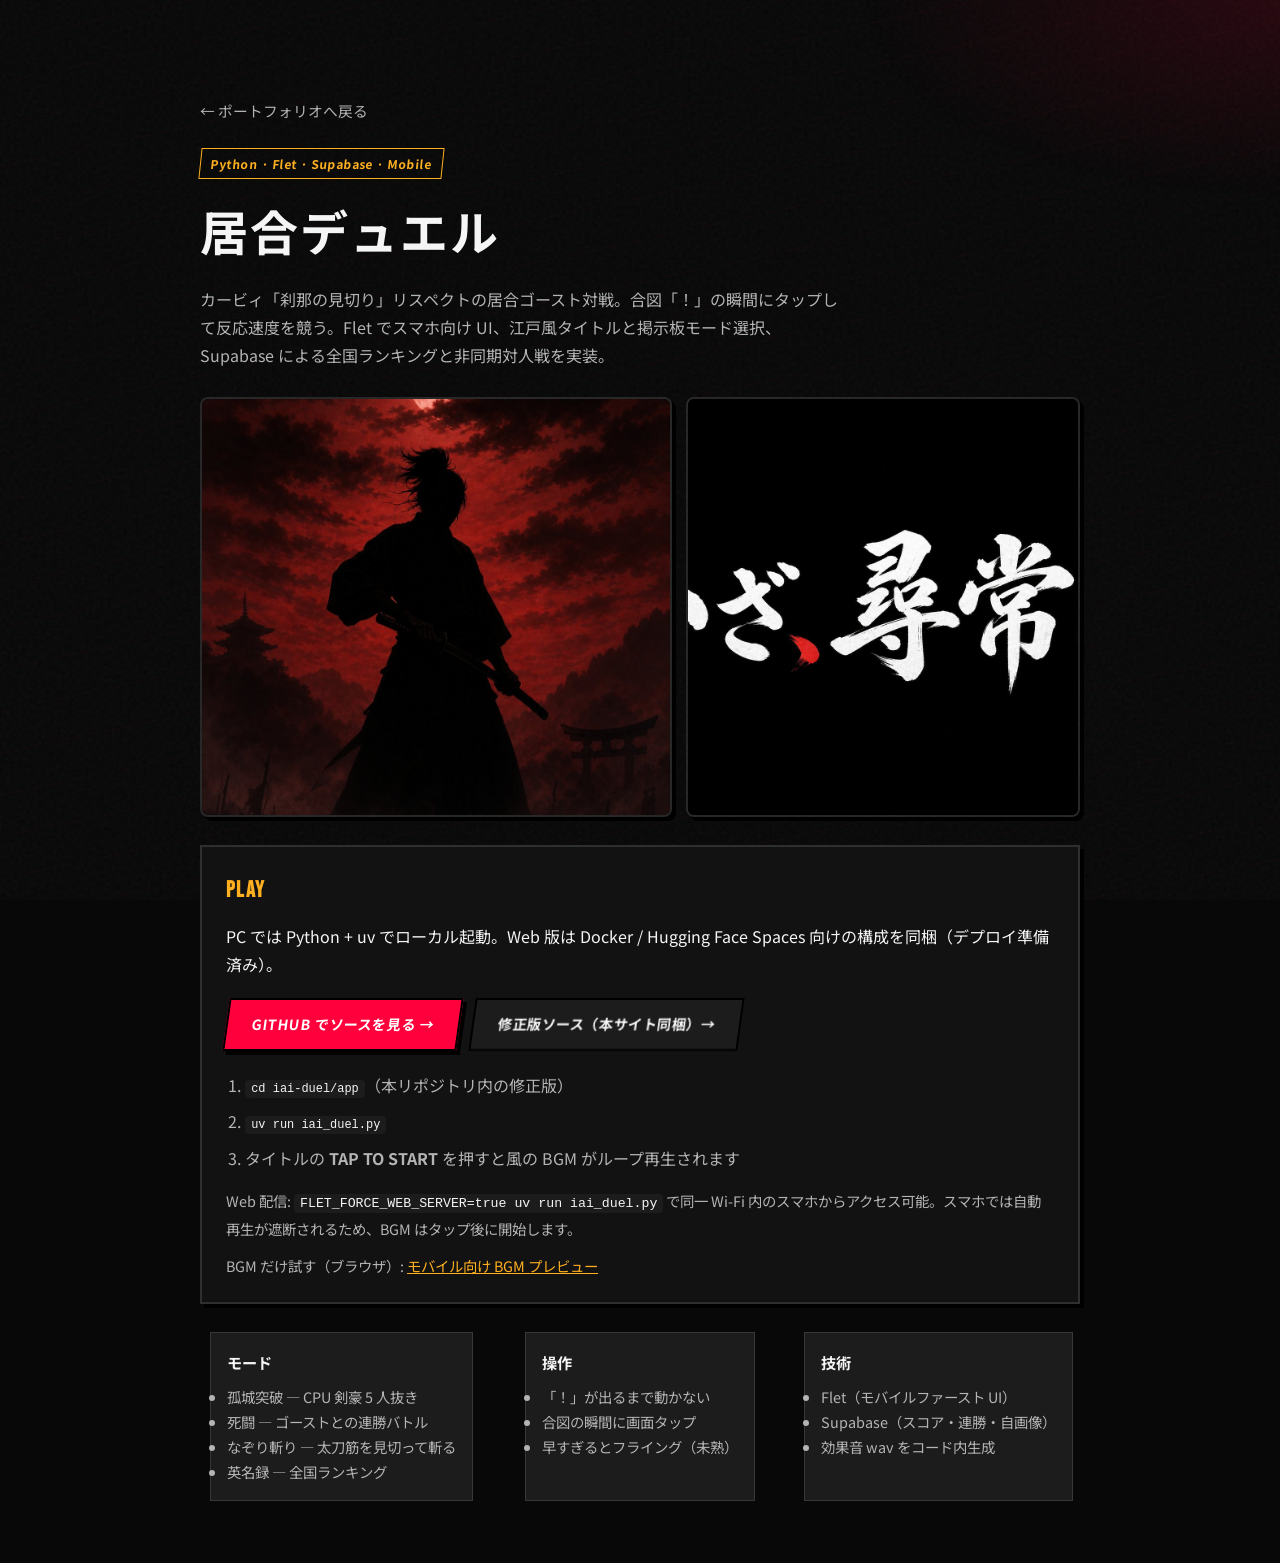
<file: iai-duel/index.html>
<!DOCTYPE html>
<html lang="ja">
<head>
  <meta charset="UTF-8">
  <meta name="viewport" content="width=device-width, initial-scale=1.0">
  <title>居合デュエル | Touya Oshima</title>
  <meta name="description" content="刹那の見切り ― 居合ゴースト対戦。Flet + Supabase の反射神経ゲーム。江戸風UI、オンラインランキング。">
  <link rel="icon" href="data:image/svg+xml,<svg xmlns='http://www.w3.org/2000/svg' viewBox='0 0 100 100'><text y='.9em' font-size='90'>⚔</text></svg>">
  <link rel="preconnect" href="https://fonts.googleapis.com">
  <link rel="preconnect" href="https://fonts.gstatic.com" crossorigin>
  <link href="https://fonts.googleapis.com/css2?family=Anton&family=Bebas+Neue&family=Noto+Sans+JP:wght@400;500;700;900&display=swap" rel="stylesheet">
  <link rel="stylesheet" href="../assets/site.css">
  <style>
    .game-page {
      max-width: 920px;
      margin: 0 auto;
      padding: 96px 20px 64px;
    }
    .game-page .back {
      display: inline-block;
      margin-bottom: 24px;
      color: var(--muted);
      text-decoration: none;
      font-size: 0.92rem;
    }
    .game-page .back:hover { color: var(--game); }
    .game-hero h1 {
      font-family: var(--font-display);
      font-size: clamp(2rem, 6vw, 3rem);
      letter-spacing: 0.04em;
      margin-bottom: 12px;
    }
    .game-hero p {
      color: var(--muted);
      max-width: 640px;
      margin-bottom: 24px;
    }
    .shot-grid {
      display: grid;
      grid-template-columns: 1.2fr 1fr;
      gap: 14px;
      margin: 28px 0;
    }
    .shot-grid img {
      width: 100%;
      border: 2px solid var(--line);
      border-radius: 8px;
      box-shadow: var(--shadow);
      display: block;
      object-fit: cover;
      aspect-ratio: 9 / 16;
      max-height: 420px;
    }
    .play-box {
      background: var(--surface);
      border: 2px solid var(--line);
      padding: 24px;
      margin: 28px 0;
      box-shadow: var(--shadow);
    }
    .play-box h2 {
      font-family: var(--font-en);
      letter-spacing: 0.08em;
      font-size: 1.4rem;
      margin-bottom: 12px;
      color: var(--game);
    }
    .play-box ol, .play-box ul {
      margin-left: 1.2rem;
      color: var(--muted);
    }
    .play-box li { margin-bottom: 8px; }
    .play-box code {
      background: var(--surface2);
      padding: 2px 6px;
      border-radius: 4px;
      color: var(--text);
      font-size: 0.92em;
    }
    .play-actions {
      display: flex;
      flex-wrap: wrap;
      gap: 12px;
      margin-top: 20px;
    }
    .controls {
      display: grid;
      grid-template-columns: repeat(auto-fit, minmax(240px, 1fr));
      gap: 16px;
      margin-top: 24px;
    }
    .controls section {
      background: var(--surface2);
      border: 1px solid var(--line);
      padding: 16px;
    }
    .controls h3 {
      font-size: 0.95rem;
      margin-bottom: 8px;
      color: var(--text);
    }
    .controls p, .controls li {
      color: var(--muted);
      font-size: 0.9rem;
    }
    @media (max-width: 720px) {
      .shot-grid { grid-template-columns: 1fr; }
    }
  </style>
</head>
<body>
  <div class="noise"></div>
  <main class="game-page wrap">
    <a class="back" href="../index.html">← ポートフォリオへ戻る</a>

    <div class="game-hero">
      <span class="tag game">Python · Flet · Supabase · Mobile</span>
      <h1>居合デュエル</h1>
      <p>カービィ「刹那の見切り」リスペクトの居合ゴースト対戦。合図「！」の瞬間にタップして反応速度を競う。Flet でスマホ向け UI、江戸風タイトルと掲示板モード選択、Supabase による全国ランキングと非同期対人戦を実装。</p>
    </div>

    <div class="shot-grid">
      <img src="../assets/iai-duel-title.jpg" alt="タイトル画面 — 侍の影と TAP TO START">
      <img src="../assets/iai-duel-iza.jpg" alt="いざ、尋常に — 居合の合図演出">
    </div>

    <div class="play-box">
      <h2>PLAY</h2>
      <p>PC では Python + uv でローカル起動。Web 版は Docker / Hugging Face Spaces 向けの構成を同梱（デプロイ準備済み）。</p>
      <div class="play-actions">
        <a href="https://github.com/koyomivanp/iai-duel" class="btn btn-primary" target="_blank" rel="noopener noreferrer">GitHub でソースを見る →</a>
        <a href="app/" class="btn btn-ghost">修正版ソース（本サイト同梱）→</a>
      </div>
      <ol style="margin-top: 20px;">
        <li><code>cd iai-duel/app</code>（本リポジトリ内の修正版）</li>
        <li><code>uv run iai_duel.py</code></li>
        <li>タイトルの <strong>TAP TO START</strong> を押すと風の BGM がループ再生されます</li>
      </ol>
      <p style="margin-top: 16px; color: var(--muted); font-size: 0.9rem;">Web 配信: <code>FLET_FORCE_WEB_SERVER=true uv run iai_duel.py</code> で同一 Wi-Fi 内のスマホからアクセス可能。スマホでは自動再生が遮断されるため、BGM はタップ後に開始します。</p>
      <p style="margin-top: 12px; color: var(--muted); font-size: 0.9rem;">BGM だけ試す（ブラウザ）: <a href="bgm-preview.html" style="color: var(--game);">モバイル向け BGM プレビュー</a></p>
    </div>

    <div class="controls">
      <section>
        <h3>モード</h3>
        <ul>
          <li>孤城突破 — CPU 剣豪 5 人抜き</li>
          <li>死闘 — ゴーストとの連勝バトル</li>
          <li>なぞり斬り — 太刀筋を見切って斬る</li>
          <li>英名録 — 全国ランキング</li>
        </ul>
      </section>
      <section>
        <h3>操作</h3>
        <ul>
          <li>「！」が出るまで動かない</li>
          <li>合図の瞬間に画面タップ</li>
          <li>早すぎるとフライング（未熟）</li>
        </ul>
      </section>
      <section>
        <h3>技術</h3>
        <ul>
          <li>Flet（モバイルファースト UI）</li>
          <li>Supabase（スコア・連勝・自画像）</li>
          <li>効果音 wav をコード内生成</li>
        </ul>
      </section>
    </div>
  </main>
</body>
</html>
</file>
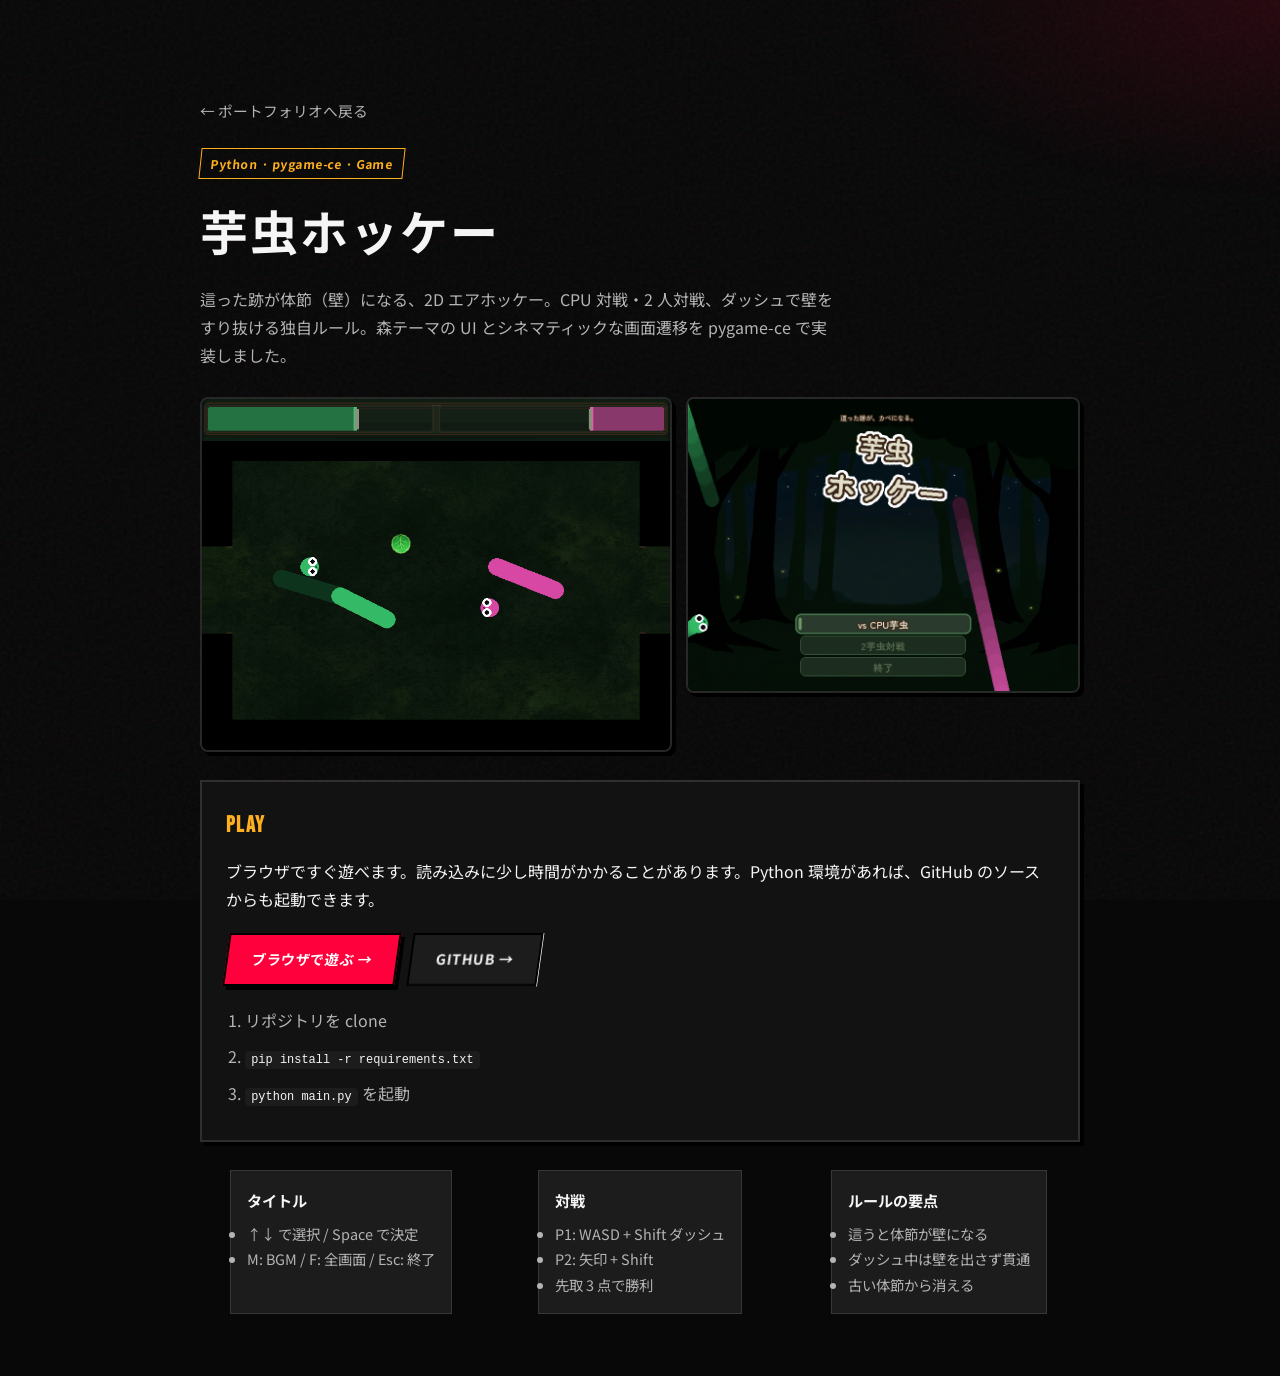
<file: imomushi-hockey/index.html>
<!DOCTYPE html>
<html lang="ja">
<head>
  <meta charset="UTF-8">
  <meta name="viewport" content="width=device-width, initial-scale=1.0">
  <title>芋虫ホッケー | Touya Oshima</title>
  <meta name="description" content="這うと体節が壁になるエアホッケー。Python / pygame-ce で制作。CPU・2P対戦、森テーマUI。">
  <meta property="og:title" content="芋虫ホッケー">
  <meta property="og:description" content="這った跡が壁になるエアホッケー。ダッシュで打てば相手の体を突き破る！スマホ・PCのブラウザで無料。">
  <meta property="og:type" content="website">
  <meta property="og:url" content="https://koyomivanp.github.io/imomushi-hockey/">
  <meta property="og:image" content="https://koyomivanp.github.io/imomushi-hockey/og.png">
  <meta name="twitter:card" content="summary_large_image">
  <link rel="icon" href="data:image/svg+xml,<svg xmlns='http://www.w3.org/2000/svg' viewBox='0 0 100 100'><text y='.9em' font-size='90'>🐛</text></svg>">
  <link rel="preconnect" href="https://fonts.googleapis.com">
  <link rel="preconnect" href="https://fonts.gstatic.com" crossorigin>
  <link href="https://fonts.googleapis.com/css2?family=Anton&family=Bebas+Neue&family=Noto+Sans+JP:wght@400;500;700;900&display=swap" rel="stylesheet">
  <link rel="stylesheet" href="../assets/site.css">
  <style>
    .game-page {
      max-width: 920px;
      margin: 0 auto;
      padding: 96px 20px 64px;
    }
    .game-page .back {
      display: inline-block;
      margin-bottom: 24px;
      color: var(--muted);
      text-decoration: none;
      font-size: 0.92rem;
    }
    .game-page .back:hover { color: var(--game); }
    .game-hero h1 {
      font-family: var(--font-display);
      font-size: clamp(2rem, 6vw, 3rem);
      letter-spacing: 0.04em;
      margin-bottom: 12px;
    }
    .game-hero p {
      color: var(--muted);
      max-width: 640px;
      margin-bottom: 24px;
    }
    .shot-grid {
      display: grid;
      grid-template-columns: 1.2fr 1fr;
      gap: 14px;
      margin: 28px 0;
    }
    .shot-grid img {
      width: 100%;
      border: 2px solid var(--line);
      border-radius: 8px;
      box-shadow: var(--shadow);
      display: block;
    }
    .play-box {
      background: var(--surface);
      border: 2px solid var(--line);
      padding: 24px;
      margin: 28px 0;
      box-shadow: var(--shadow);
    }
    .play-box h2 {
      font-family: var(--font-en);
      letter-spacing: 0.08em;
      font-size: 1.4rem;
      margin-bottom: 12px;
      color: var(--game);
    }
    .play-box ol, .play-box ul {
      margin-left: 1.2rem;
      color: var(--muted);
    }
    .play-box li { margin-bottom: 8px; }
    .play-box code {
      background: var(--surface2);
      padding: 2px 6px;
      border-radius: 4px;
      color: var(--text);
      font-size: 0.92em;
    }
    .play-actions {
      display: flex;
      flex-wrap: wrap;
      gap: 12px;
      margin-top: 20px;
    }
    .controls {
      display: grid;
      grid-template-columns: repeat(auto-fit, minmax(240px, 1fr));
      gap: 16px;
      margin-top: 24px;
    }
    .controls section {
      background: var(--surface2);
      border: 1px solid var(--line);
      padding: 16px;
    }
    .controls h3 {
      font-size: 0.95rem;
      margin-bottom: 8px;
      color: var(--text);
    }
    .controls p, .controls li {
      color: var(--muted);
      font-size: 0.9rem;
    }
    @media (max-width: 720px) {
      .shot-grid { grid-template-columns: 1fr; }
    }
  </style>
</head>
<body>
  <div class="noise"></div>
  <main class="game-page wrap">
    <a class="back" href="../index.html">← ポートフォリオへ戻る</a>

    <div class="game-hero">
      <span class="tag game">Python · pygame-ce · Game</span>
      <h1>芋虫ホッケー</h1>
      <p>這った跡が体節（壁）になる、2D エアホッケー。CPU 対戦・2 人対戦、ダッシュで壁をすり抜ける独自ルール。森テーマの UI とシネマティックな画面遷移を pygame-ce で実装しました。</p>
    </div>

    <div class="shot-grid">
      <img src="../assets/imomushi-hockey-screenshot.png" alt="対戦画面 — 芋虫が葉っぱの跡を残す">
      <img src="../assets/imomushi-hockey-title.png" alt="タイトル画面 — 森テーマのメニュー">
    </div>

    <div class="play-box">
      <h2>PLAY</h2>
      <p>ブラウザですぐ遊べます。読み込みに少し時間がかかることがあります。Python 環境があれば、GitHub のソースからも起動できます。</p>
      <div class="play-actions">
        <a href="play/" class="btn btn-primary">ブラウザで遊ぶ →</a>
        <a href="https://github.com/koyomivanp/imomushi-hockey" class="btn btn-ghost" target="_blank" rel="noopener noreferrer">GitHub →</a>
      </div>
      <ol style="margin-top: 20px;">
        <li>リポジトリを clone</li>
        <li><code>pip install -r requirements.txt</code></li>
        <li><code>python main.py</code> を起動</li>
      </ol>
    </div>

    <div class="controls">
      <section>
        <h3>タイトル</h3>
        <ul>
          <li>↑↓ で選択 / Space で決定</li>
          <li>M: BGM / F: 全画面 / Esc: 終了</li>
        </ul>
      </section>
      <section>
        <h3>対戦</h3>
        <ul>
          <li>P1: WASD + Shift ダッシュ</li>
          <li>P2: 矢印 + Shift</li>
          <li>先取 3 点で勝利</li>
        </ul>
      </section>
      <section>
        <h3>ルールの要点</h3>
        <ul>
          <li>這うと体節が壁になる</li>
          <li>ダッシュ中は壁を出さず貫通</li>
          <li>古い体節から消える</li>
        </ul>
      </section>
    </div>
  </main>
</body>
</html>
</file>
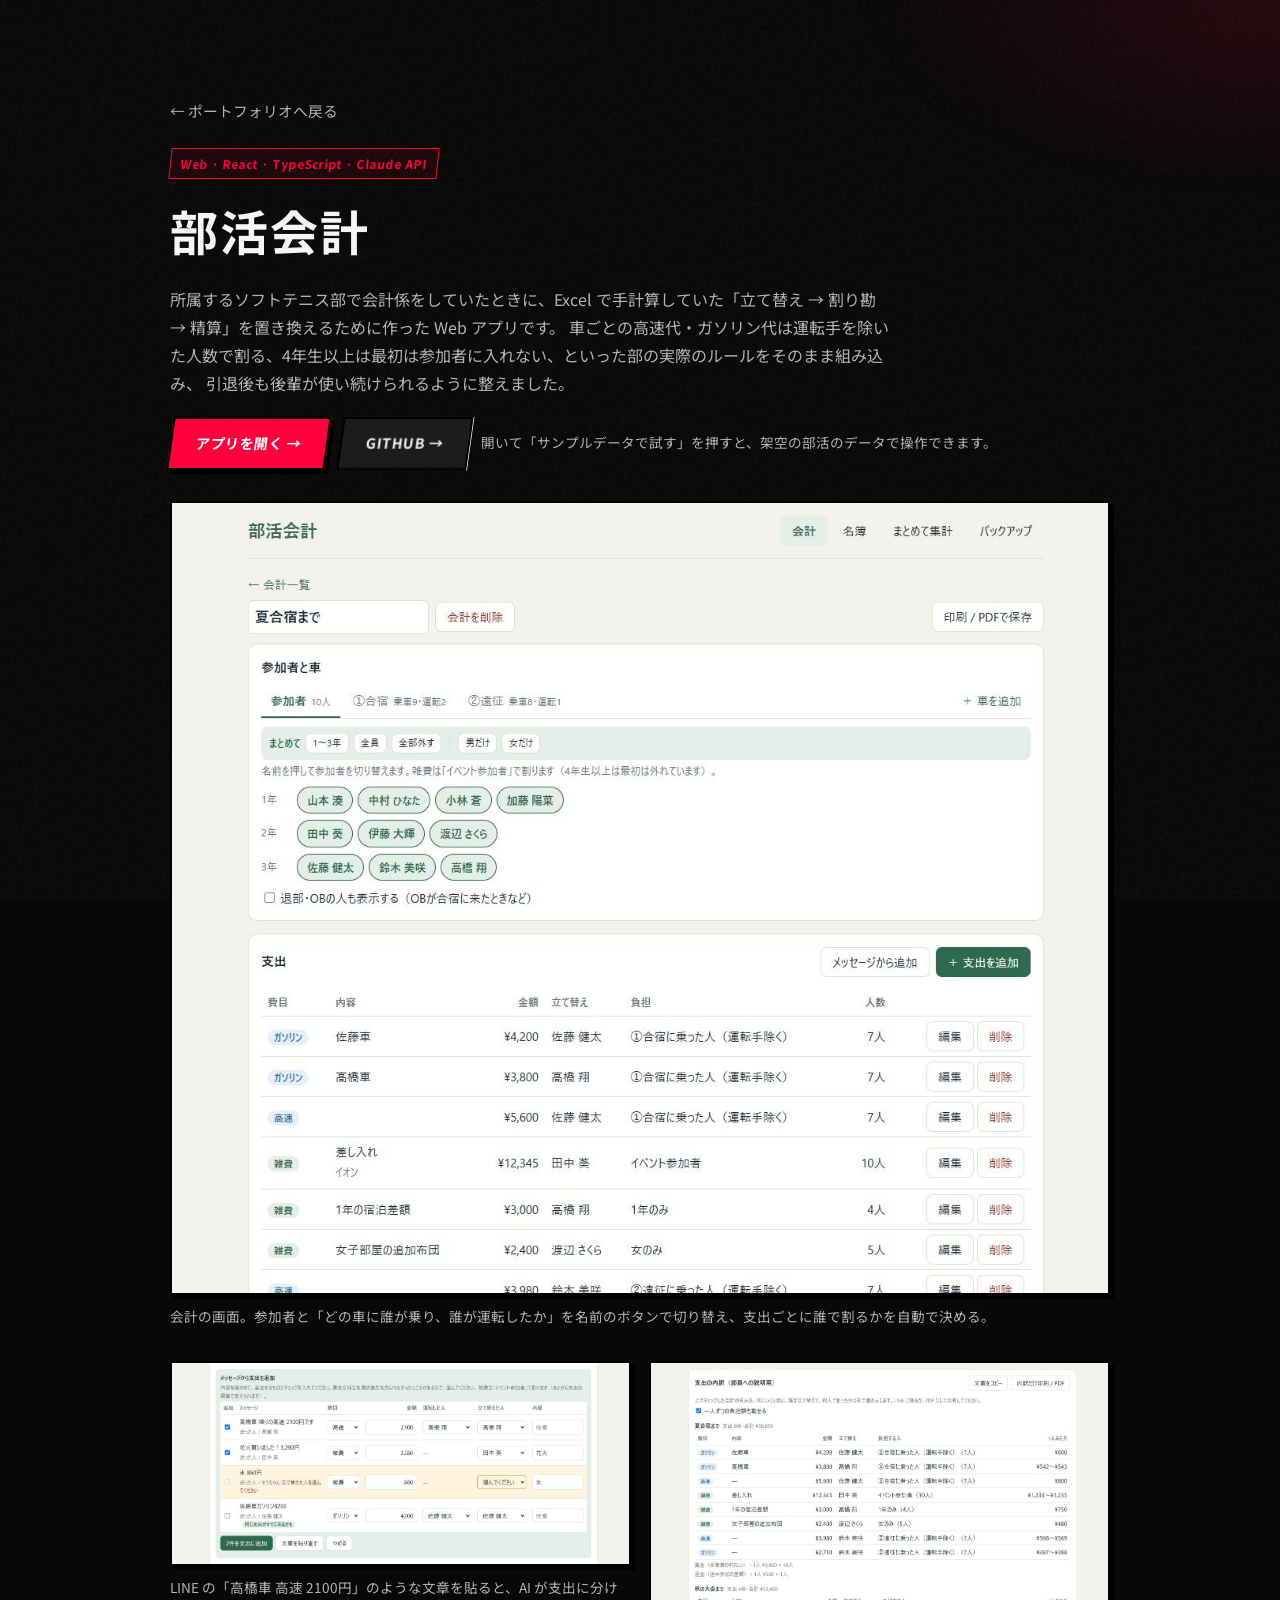
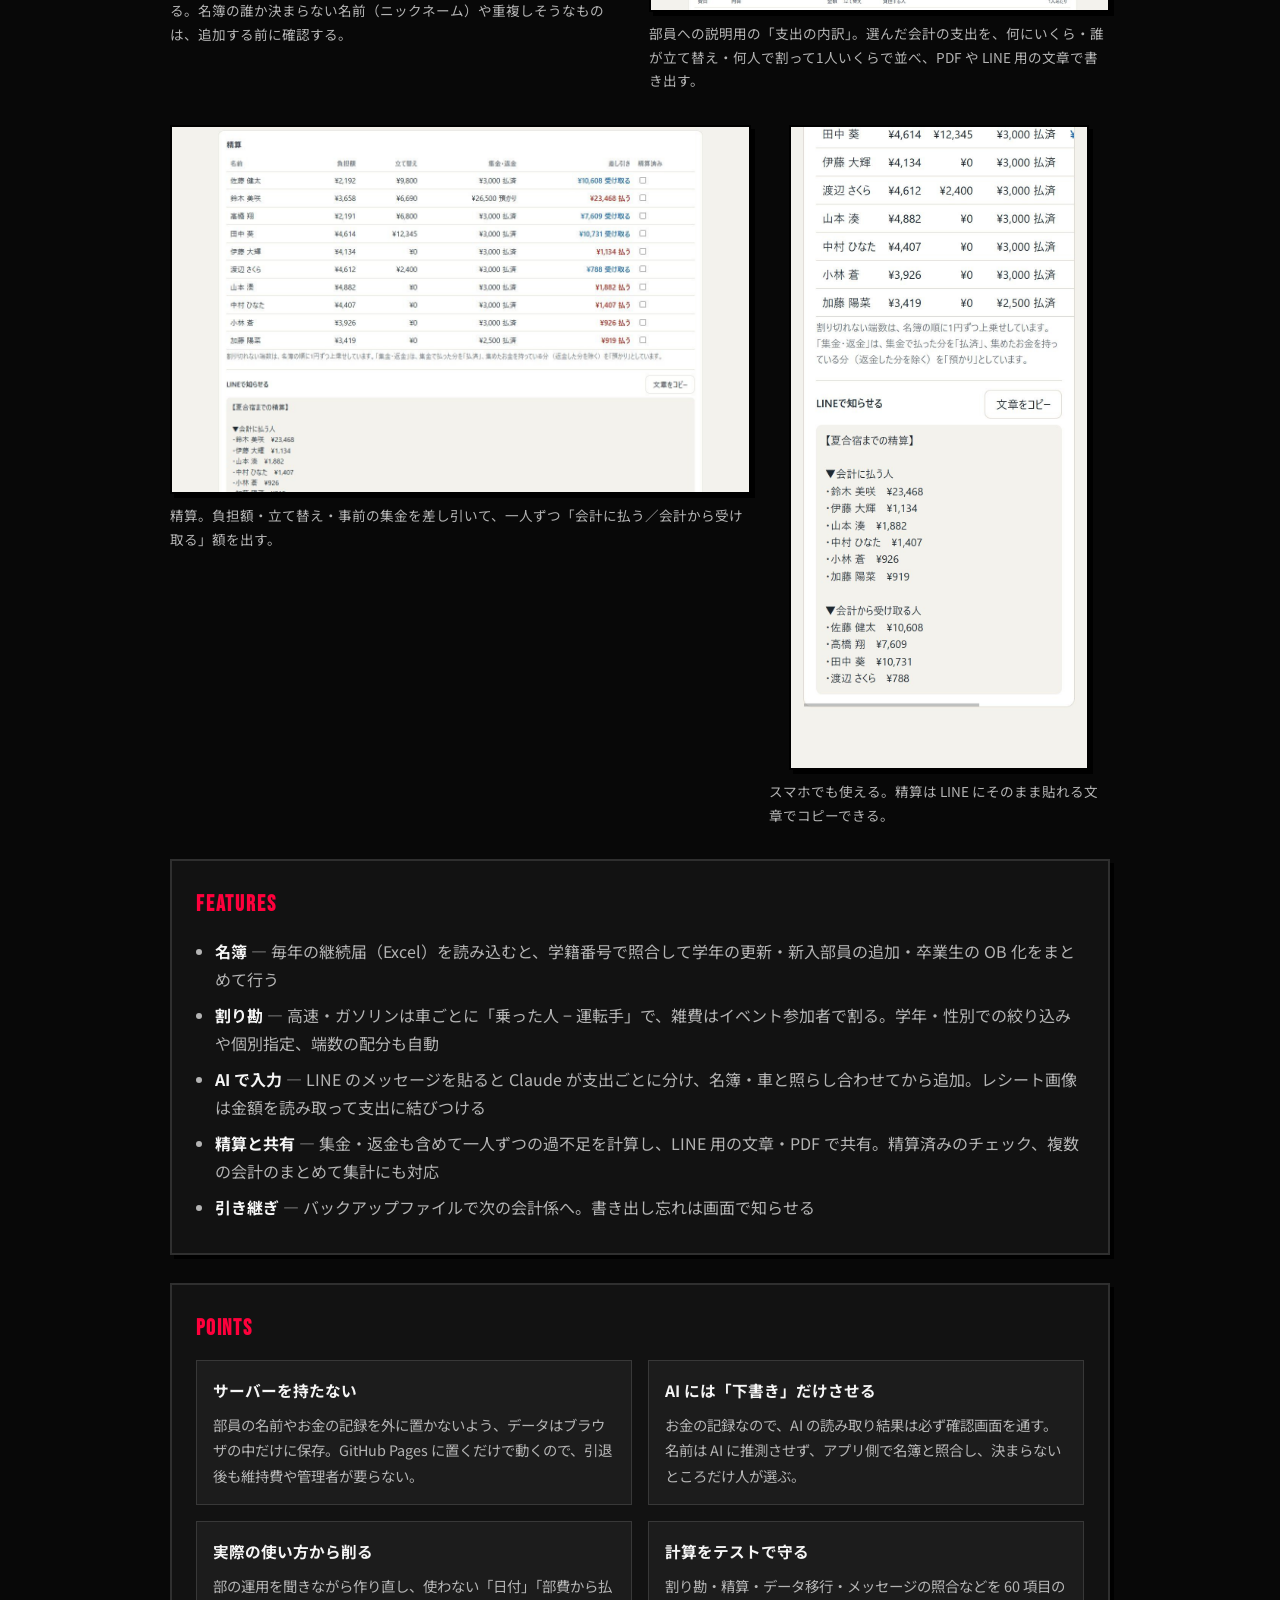
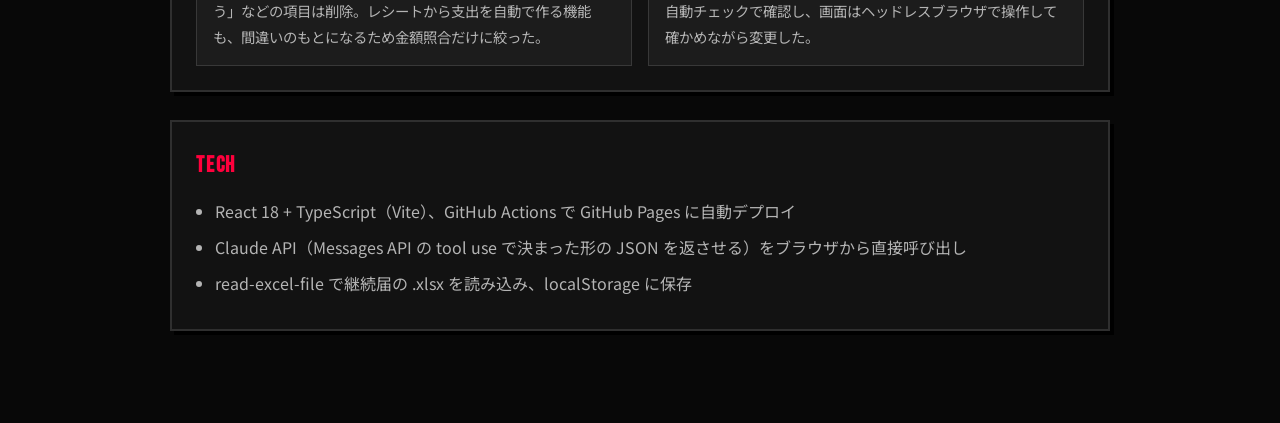
<file: kaikei/index.html>
<!DOCTYPE html>
<html lang="ja">
<head>
  <meta charset="UTF-8">
  <meta name="viewport" content="width=device-width, initial-scale=1.0">
  <title>部活会計 | Touya Oshima</title>
  <meta name="description" content="大学の部活の立て替え・割り勘・精算を自動で計算する Web アプリ。LINE のメッセージを AI で支出に分け、精算結果を LINE 用の文章で書き出せる。React + TypeScript。">
  <meta property="og:title" content="部活会計 | Touya Oshima">
  <meta property="og:description" content="立て替えと割り勘の精算を自動で。LINE のメッセージから AI で支出を読み取る、部活の会計係向け Web アプリ。">
  <meta property="og:type" content="article">
  <meta property="og:url" content="https://koyomivanp.github.io/kaikei/">
  <meta property="og:image" content="https://koyomivanp.github.io/assets/kaikei-thumb.jpg">
  <meta name="twitter:card" content="summary_large_image">
  <link rel="icon" href="data:image/svg+xml,<svg xmlns='http://www.w3.org/2000/svg' viewBox='0 0 100 100'><text y='.9em' font-size='90'>🧾</text></svg>">
  <link rel="preconnect" href="https://fonts.googleapis.com">
  <link rel="preconnect" href="https://fonts.gstatic.com" crossorigin>
  <link href="https://fonts.googleapis.com/css2?family=Anton&family=Bebas+Neue&family=Noto+Sans+JP:wght@400;500;700;900&display=swap" rel="stylesheet">
  <link rel="stylesheet" href="../assets/site.css">
  <style>
    .work-page {
      max-width: 980px;
      margin: 0 auto;
      padding: 96px 20px 64px;
    }
    .work-page .back {
      display: inline-block;
      margin-bottom: 24px;
      color: var(--muted);
      text-decoration: none;
      font-size: 0.92rem;
    }
    .work-page .back:hover { color: var(--p5-red); }
    .work-hero h1 {
      font-family: var(--font-display);
      font-size: clamp(2rem, 6vw, 3rem);
      letter-spacing: 0.04em;
      margin-bottom: 12px;
    }
    .work-hero p {
      color: var(--muted);
      max-width: 720px;
      margin-bottom: 20px;
    }
    .work-actions {
      display: flex;
      flex-wrap: wrap;
      gap: 12px;
      align-items: center;
    }
    .work-actions .note {
      color: var(--muted);
      font-size: 0.85rem;
    }
    figure.shot {
      margin: 32px 0;
    }
    figure.shot img {
      width: 100%;
      height: auto;
      display: block;
      border: 2px solid #000;
      box-shadow: var(--shadow);
      background: #f4f2ec;
    }
    figure.shot figcaption {
      color: var(--muted);
      font-size: 0.85rem;
      margin-top: 10px;
    }
    .shot-pair {
      display: grid;
      grid-template-columns: 1fr 1fr;
      gap: 18px;
      align-items: start;
    }
    .shot-pair figure.shot { margin: 0; }
    .shot-phone {
      display: grid;
      grid-template-columns: 1.7fr 1fr;
      gap: 18px;
      align-items: start;
      margin: 32px 0;
    }
    .shot-phone figure.shot { margin: 0; }
    .shot-phone figure.phone img { max-width: 300px; margin: 0 auto; }
    .info-box {
      background: var(--surface);
      border: 2px solid var(--line);
      padding: 24px;
      margin: 28px 0;
      box-shadow: var(--shadow);
    }
    .info-box h2 {
      font-family: var(--font-en);
      letter-spacing: 0.08em;
      font-size: 1.4rem;
      margin-bottom: 12px;
      color: var(--p5-red);
    }
    .info-box ul {
      margin-left: 1.2rem;
      color: var(--muted);
    }
    .info-box li { margin-bottom: 8px; }
    .info-box li strong { color: var(--text); }
    .points {
      display: grid;
      grid-template-columns: repeat(2, 1fr);
      gap: 16px;
    }
    .points section {
      background: var(--surface2);
      border: 1px solid var(--line);
      padding: 16px;
    }
    .points h3 {
      font-size: 0.98rem;
      margin-bottom: 8px;
      color: var(--text);
    }
    .points p {
      color: var(--muted);
      font-size: 0.9rem;
    }
    @media (max-width: 720px) {
      .shot-pair, .shot-phone, .points { grid-template-columns: 1fr; }
    }
  </style>
</head>
<body>
  <div class="noise"></div>
  <main class="work-page wrap">
    <a class="back" href="../index.html#projects">← ポートフォリオへ戻る</a>

    <div class="work-hero">
      <span class="tag web">Web · React · TypeScript · Claude API</span>
      <h1>部活会計</h1>
      <p>
        所属するソフトテニス部で会計係をしていたときに、Excel で手計算していた「立て替え → 割り勘 → 精算」を置き換えるために作った Web アプリです。
        車ごとの高速代・ガソリン代は運転手を除いた人数で割る、4年生以上は最初は参加者に入れない、といった部の実際のルールをそのまま組み込み、
        引退後も後輩が使い続けられるように整えました。
      </p>
      <div class="work-actions">
        <a href="https://koyomivanp.github.io/bukatsu-kaikei/" class="btn btn-primary" target="_blank" rel="noopener noreferrer">アプリを開く →</a>
        <a href="https://github.com/koyomivanp/bukatsu-kaikei" class="btn btn-ghost" target="_blank" rel="noopener noreferrer">GitHub →</a>
        <span class="note">開いて「サンプルデータで試す」を押すと、架空の部活のデータで操作できます。</span>
      </div>
    </div>

    <figure class="shot">
      <img src="../assets/kaikei-event.jpg" alt="会計の画面 — 参加者と車を名前のボタンで選び、支出を入力する" width="1200" height="1000">
      <figcaption>会計の画面。参加者と「どの車に誰が乗り、誰が運転したか」を名前のボタンで切り替え、支出ごとに誰で割るかを自動で決める。</figcaption>
    </figure>

    <div class="shot-pair">
      <figure class="shot">
        <img src="../assets/kaikei-message.jpg" alt="メッセージから支出を追加 — AI が LINE の文章を支出に分けた確認画面" width="1200" height="520" loading="lazy">
        <figcaption>LINE の「高橋車 高速 2100円」のような文章を貼ると、AI が支出に分ける。名簿の誰か決まらない名前（ニックネーム）や重複しそうなものは、追加する前に確認する。</figcaption>
      </figure>
      <figure class="shot">
        <img src="../assets/kaikei-breakdown.jpg" alt="支出の内訳 — 何にいくら、誰が立て替え、何人で割ったか" width="1200" height="640" loading="lazy">
        <figcaption>部員への説明用の「支出の内訳」。選んだ会計の支出を、何にいくら・誰が立て替え・何人で割って1人いくらで並べ、PDF や LINE 用の文章で書き出す。</figcaption>
      </figure>
    </div>

    <div class="shot-phone">
      <figure class="shot">
        <img src="../assets/kaikei-settlement.jpg" alt="精算 — 一人ずつの負担額・立て替え・差し引き" width="1200" height="760" loading="lazy">
        <figcaption>精算。負担額・立て替え・事前の集金を差し引いて、一人ずつ「会計に払う／会計から受け取る」額を出す。</figcaption>
      </figure>
      <figure class="shot phone">
        <img src="../assets/kaikei-phone.jpg" alt="スマートフォンでの表示 — LINE に貼る精算の文章" width="780" height="1688" loading="lazy">
        <figcaption>スマホでも使える。精算は LINE にそのまま貼れる文章でコピーできる。</figcaption>
      </figure>
    </div>

    <div class="info-box">
      <h2>FEATURES</h2>
      <ul>
        <li><strong>名簿</strong> — 毎年の継続届（Excel）を読み込むと、学籍番号で照合して学年の更新・新入部員の追加・卒業生の OB 化をまとめて行う</li>
        <li><strong>割り勘</strong> — 高速・ガソリンは車ごとに「乗った人 − 運転手」で、雑費はイベント参加者で割る。学年・性別での絞り込みや個別指定、端数の配分も自動</li>
        <li><strong>AI で入力</strong> — LINE のメッセージを貼ると Claude が支出ごとに分け、名簿・車と照らし合わせてから追加。レシート画像は金額を読み取って支出に結びつける</li>
        <li><strong>精算と共有</strong> — 集金・返金も含めて一人ずつの過不足を計算し、LINE 用の文章・PDF で共有。精算済みのチェック、複数の会計のまとめて集計にも対応</li>
        <li><strong>引き継ぎ</strong> — バックアップファイルで次の会計係へ。書き出し忘れは画面で知らせる</li>
      </ul>
    </div>

    <div class="info-box">
      <h2>POINTS</h2>
      <div class="points">
        <section>
          <h3>サーバーを持たない</h3>
          <p>部員の名前やお金の記録を外に置かないよう、データはブラウザの中だけに保存。GitHub Pages に置くだけで動くので、引退後も維持費や管理者が要らない。</p>
        </section>
        <section>
          <h3>AI には「下書き」だけさせる</h3>
          <p>お金の記録なので、AI の読み取り結果は必ず確認画面を通す。名前は AI に推測させず、アプリ側で名簿と照合し、決まらないところだけ人が選ぶ。</p>
        </section>
        <section>
          <h3>実際の使い方から削る</h3>
          <p>部の運用を聞きながら作り直し、使わない「日付」「部費から払う」などの項目は削除。レシートから支出を自動で作る機能も、間違いのもとになるため金額照合だけに絞った。</p>
        </section>
        <section>
          <h3>計算をテストで守る</h3>
          <p>割り勘・精算・データ移行・メッセージの照合などを 60 項目の自動チェックで確認し、画面はヘッドレスブラウザで操作して確かめながら変更した。</p>
        </section>
      </div>
    </div>

    <div class="info-box">
      <h2>TECH</h2>
      <ul>
        <li>React 18 + TypeScript（Vite）、GitHub Actions で GitHub Pages に自動デプロイ</li>
        <li>Claude API（Messages API の tool use で決まった形の JSON を返させる）をブラウザから直接呼び出し</li>
        <li>read-excel-file で継続届の .xlsx を読み込み、localStorage に保存</li>
      </ul>
    </div>
  </main>
</body>
</html>
</file>
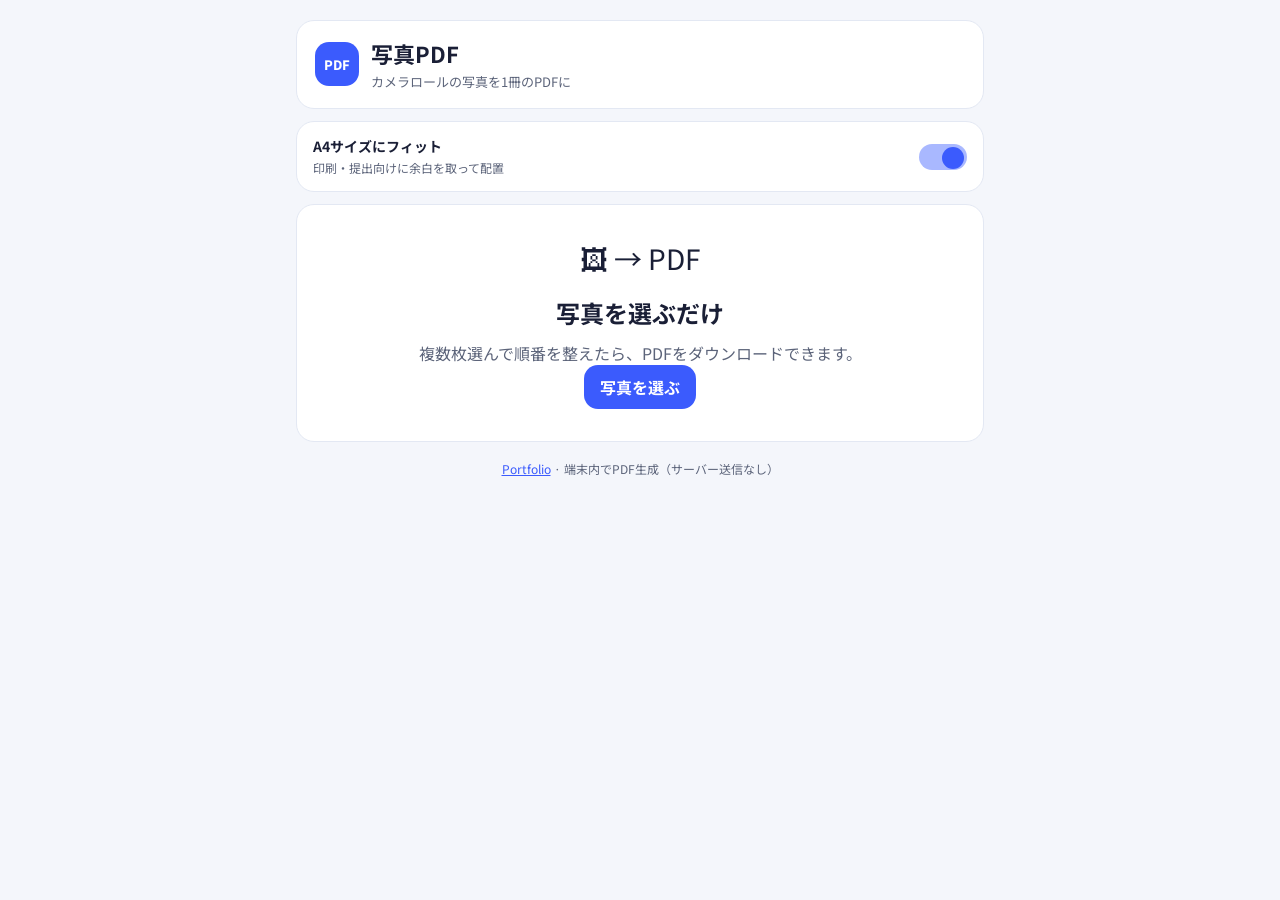
<file: photo-pdf/index.html>
<!doctype html>
<html lang="ja">
  <head>
    <meta charset="UTF-8" />
    <meta name="viewport" content="width=device-width, initial-scale=1.0" />
    <title>写真PDF — 写真を1冊のPDFに</title>
    <meta name="description" content="複数の写真を選んで、A4サイズのPDFにまとめてダウンロード。ブラウザ内で完結、サーバー送信なし。" />
    <link rel="preconnect" href="https://fonts.googleapis.com" />
    <link rel="preconnect" href="https://fonts.gstatic.com" crossorigin />
    <link href="https://fonts.googleapis.com/css2?family=Noto+Sans+JP:wght@400;600;700&display=swap" rel="stylesheet" />
    <script type="module" crossorigin src="/photo-pdf/assets/index-DN2MrCmn.js"></script>
    <link rel="stylesheet" crossorigin href="/photo-pdf/assets/index-D1YGjuiM.css">
  </head>
  <body>
    <div id="app"></div>
  </body>
</html>
</file>
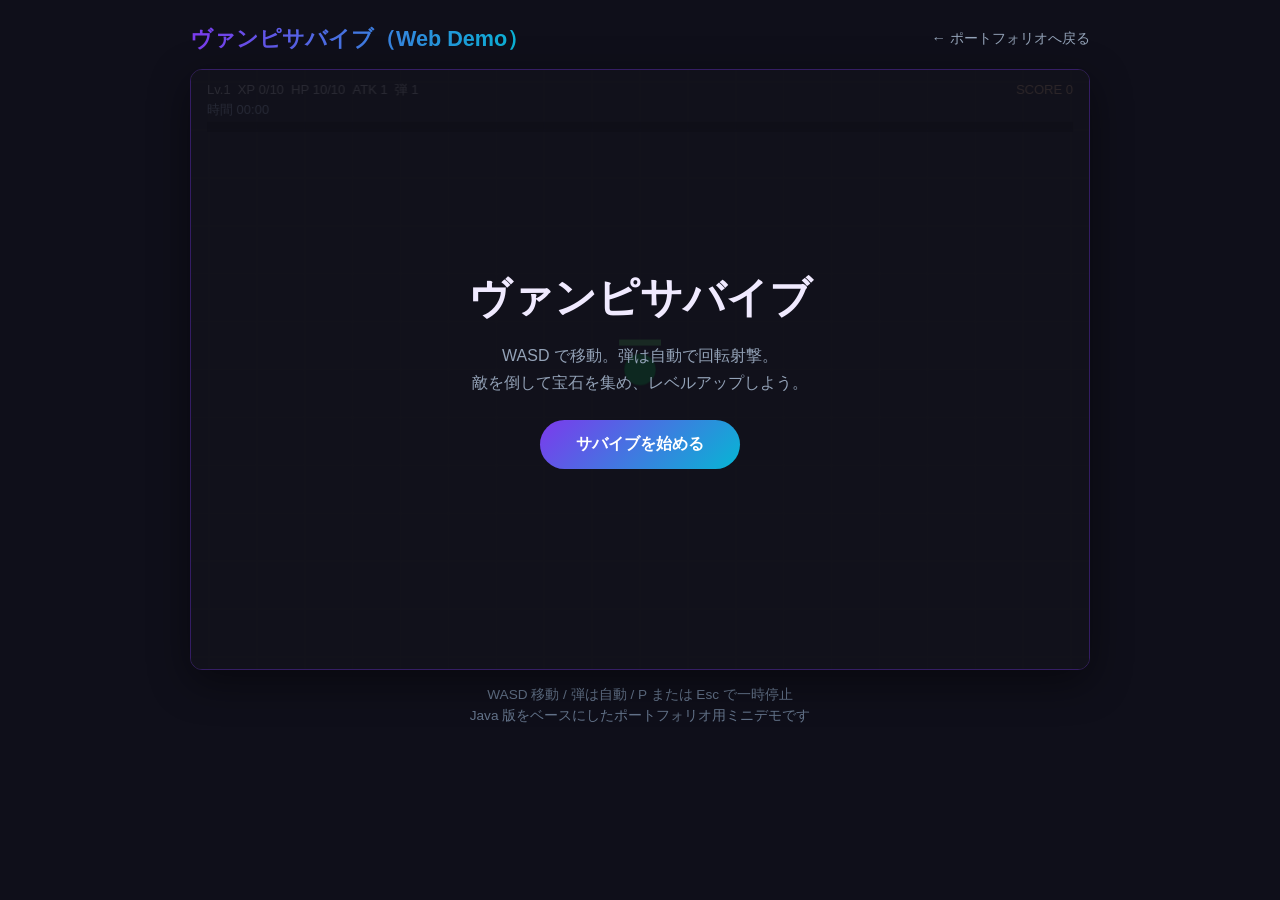
<file: vampiresurvivors/index.html>
<!DOCTYPE html>
<html lang="ja">
<head>
  <meta charset="UTF-8">
  <meta name="viewport" content="width=device-width, initial-scale=1.0">
  <title>ヴァンピサバイブ | Demo</title>
  <style>
    * { margin: 0; padding: 0; box-sizing: border-box; }
    body {
      min-height: 100vh;
      background: #0f0f1a;
      color: #e2e8f0;
      font-family: "Segoe UI", sans-serif;
      display: flex;
      flex-direction: column;
      align-items: center;
      padding: 24px 16px 40px;
    }
    header {
      width: min(900px, 100%);
      display: flex;
      justify-content: space-between;
      align-items: center;
      margin-bottom: 16px;
      gap: 12px;
      flex-wrap: wrap;
    }
    header h1 {
      font-size: 1.35rem;
      background: linear-gradient(90deg, #7c3aed, #06b6d4);
      -webkit-background-clip: text;
      -webkit-text-fill-color: transparent;
    }
    .back {
      color: #94a3b8;
      text-decoration: none;
      font-size: 0.9rem;
    }
    .back:hover { color: #06b6d4; }
    .wrap {
      position: relative;
      width: min(900px, 100%);
      border: 1px solid rgba(124, 58, 237, 0.35);
      border-radius: 12px;
      overflow: hidden;
      box-shadow: 0 12px 40px rgba(0, 0, 0, 0.45);
    }
    canvas {
      display: block;
      width: 100%;
      height: auto;
      background: #232326;
      outline: none;
      cursor: crosshair;
    }
    #overlay {
      position: absolute;
      inset: 0;
      display: flex;
      flex-direction: column;
      justify-content: center;
      align-items: center;
      text-align: center;
      background: rgba(15, 15, 26, 0.88);
      padding: 24px;
      gap: 16px;
    }
    #overlay.hidden { display: none; }
    #overlay-title {
      font-size: clamp(1.8rem, 5vw, 2.6rem);
      font-weight: 800;
      color: #f0eaff;
    }
    #overlay-msg {
      white-space: pre-line;
      color: #94a3b8;
      line-height: 1.7;
      max-width: 420px;
    }
    #start-btn {
      margin-top: 8px;
      border: none;
      border-radius: 50px;
      padding: 14px 36px;
      font-size: 1rem;
      font-weight: bold;
      color: #fff;
      background: linear-gradient(135deg, #7c3aed, #06b6d4);
      cursor: pointer;
    }
    #start-btn:hover { opacity: 0.9; }
    .hint {
      width: min(900px, 100%);
      margin-top: 14px;
      color: #64748b;
      font-size: 0.85rem;
      text-align: center;
      line-height: 1.6;
    }
  </style>
</head>
<body>
  <header>
    <h1>ヴァンピサバイブ（Web Demo）</h1>
    <a class="back" href="../index.html">← ポートフォリオへ戻る</a>
  </header>

  <div class="wrap">
    <canvas id="game" width="900" height="600" tabindex="0"></canvas>
    <div id="overlay">
      <div id="overlay-title">ヴァンピサバイブ</div>
      <div id="overlay-msg"></div>
      <button id="start-btn" type="button">サバイブを始める</button>
    </div>
  </div>

  <p class="hint">WASD 移動 / 弾は自動 / P または Esc で一時停止<br>Java 版をベースにしたポートフォリオ用ミニデモです</p>

  <script src="game.js"></script>
</body>
</html>
</file>
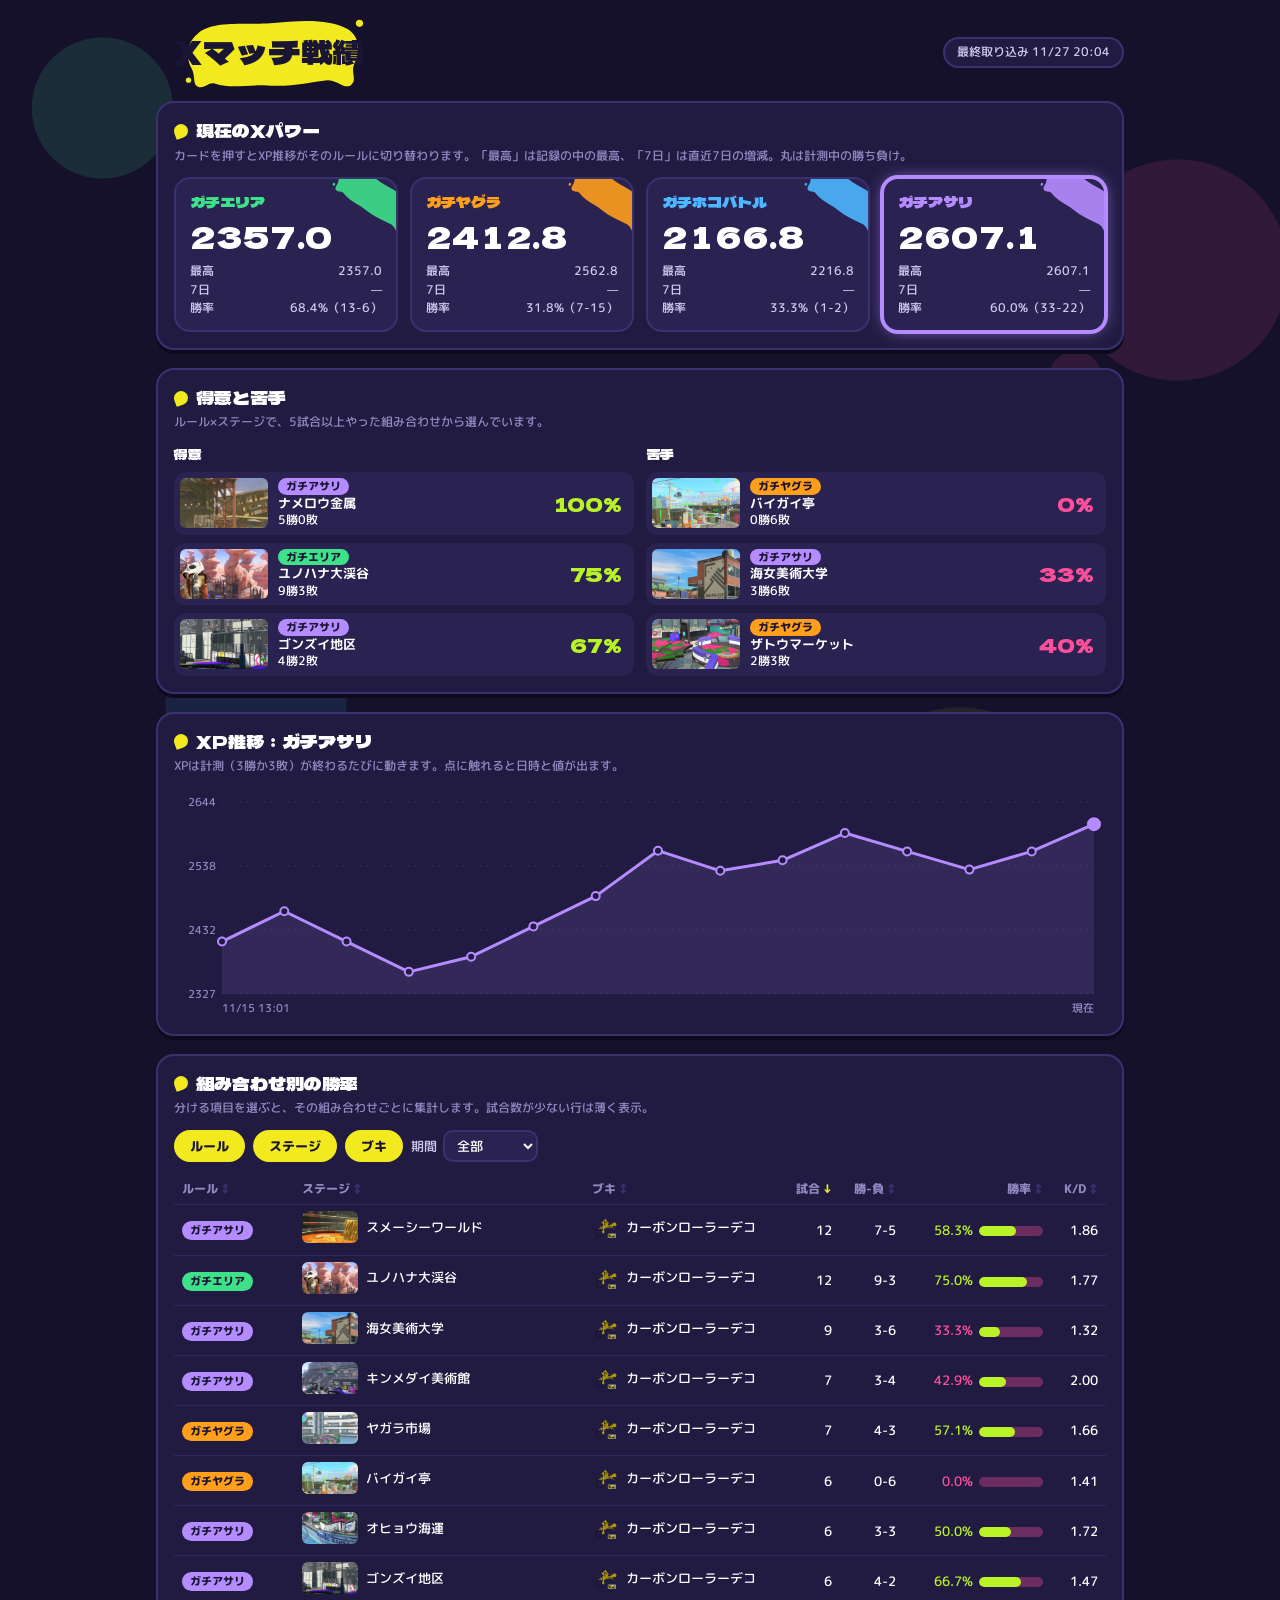
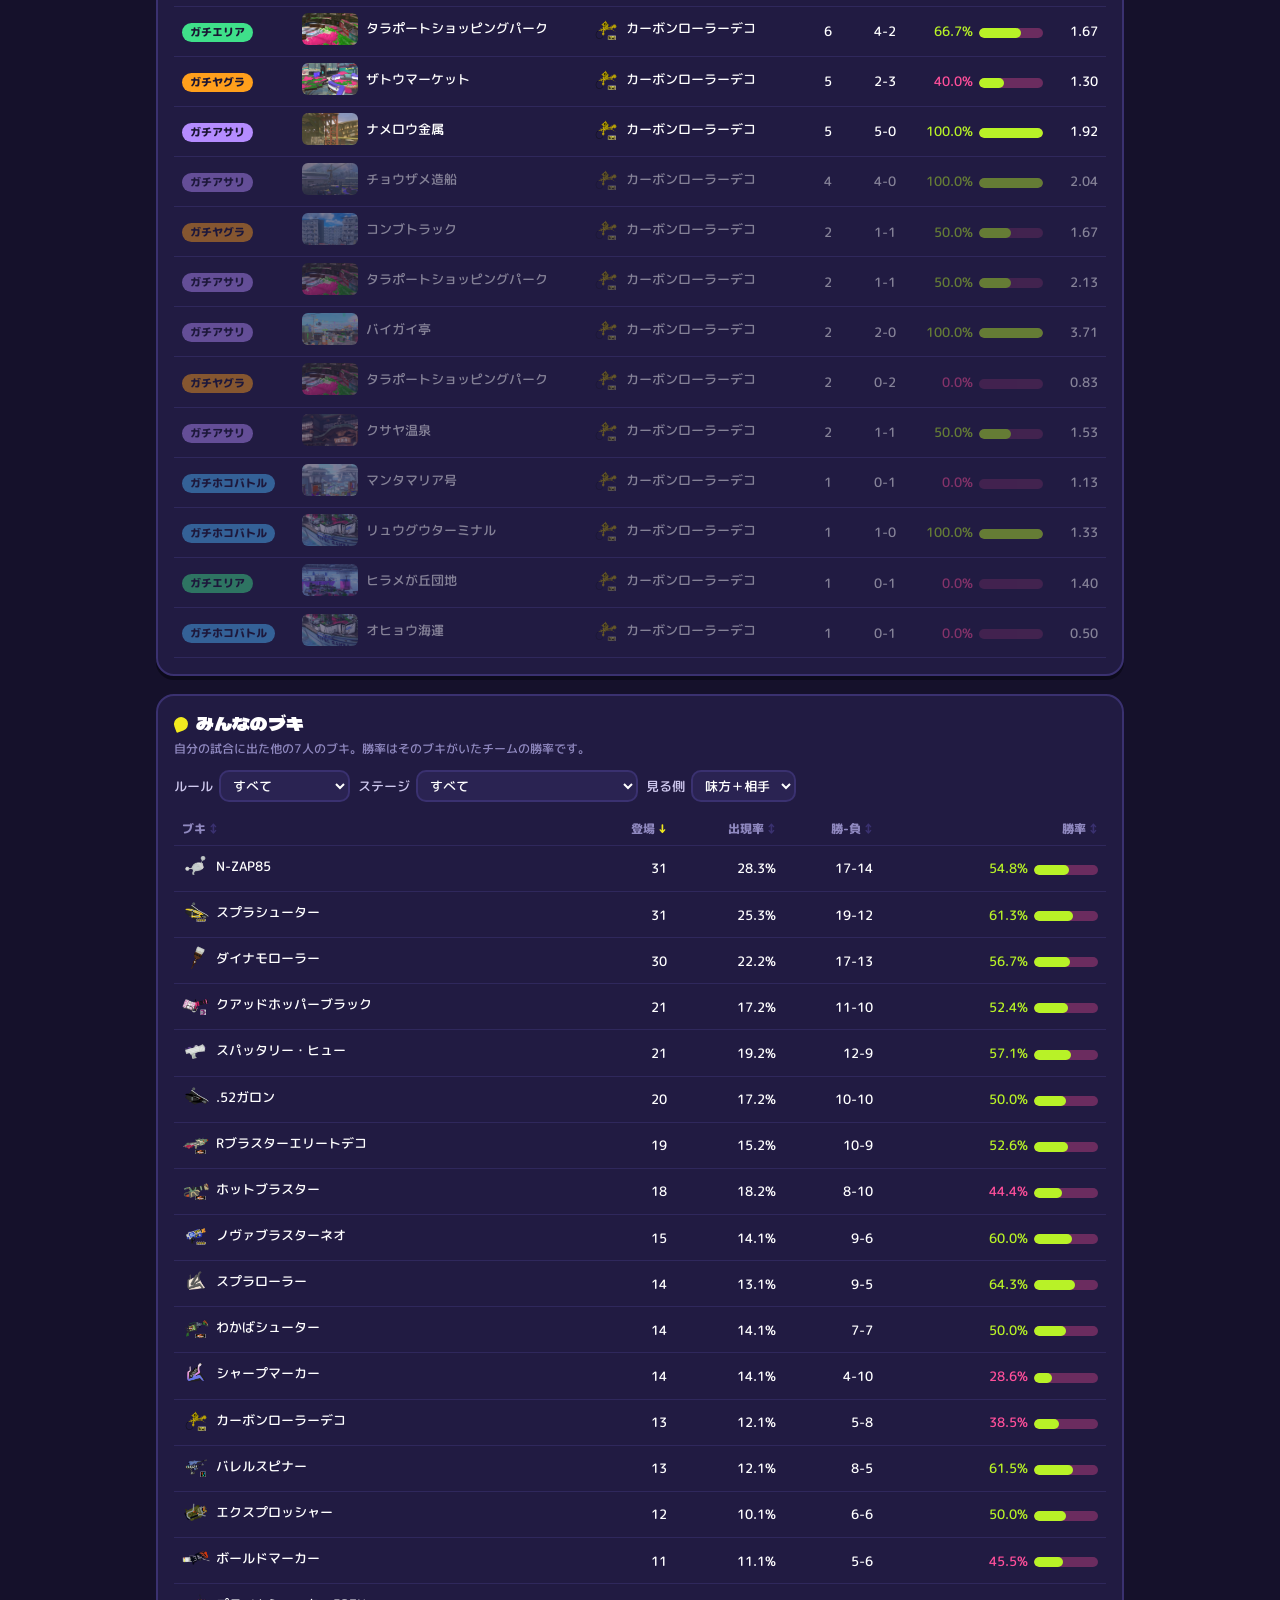
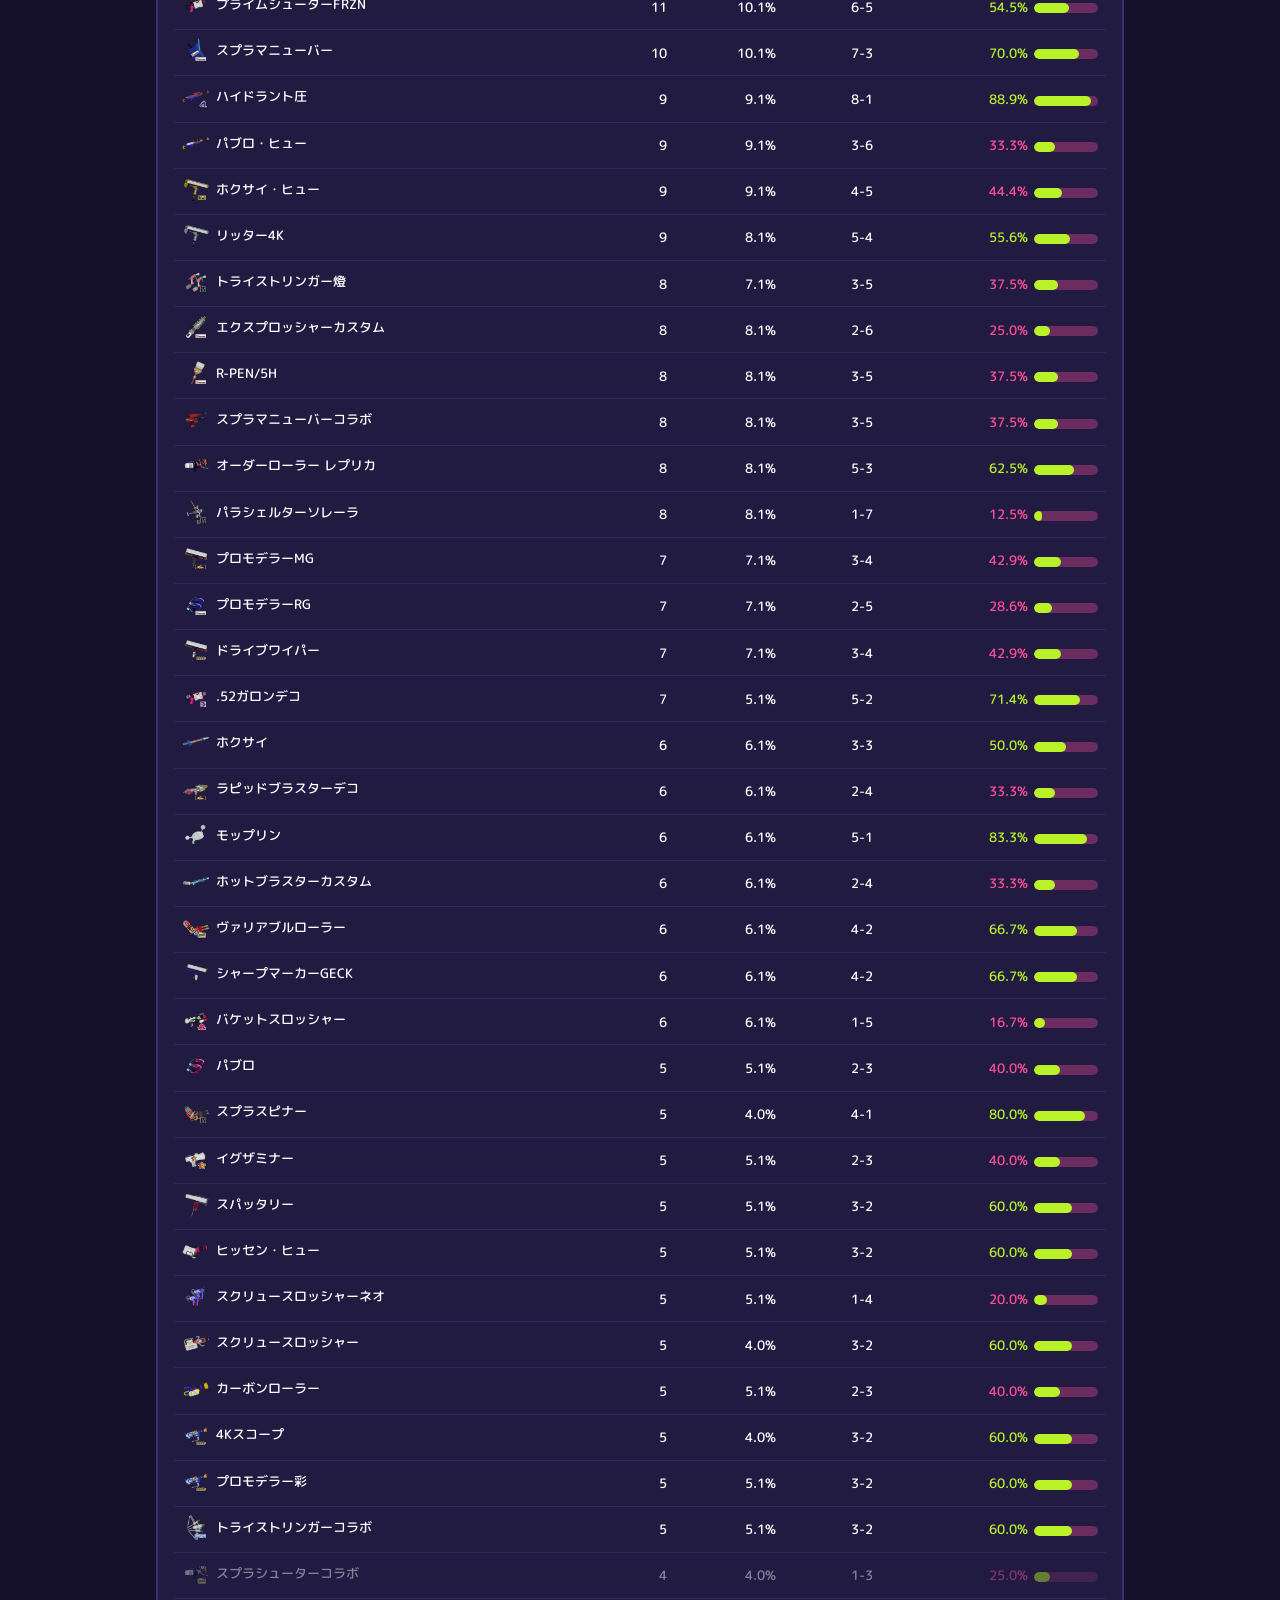
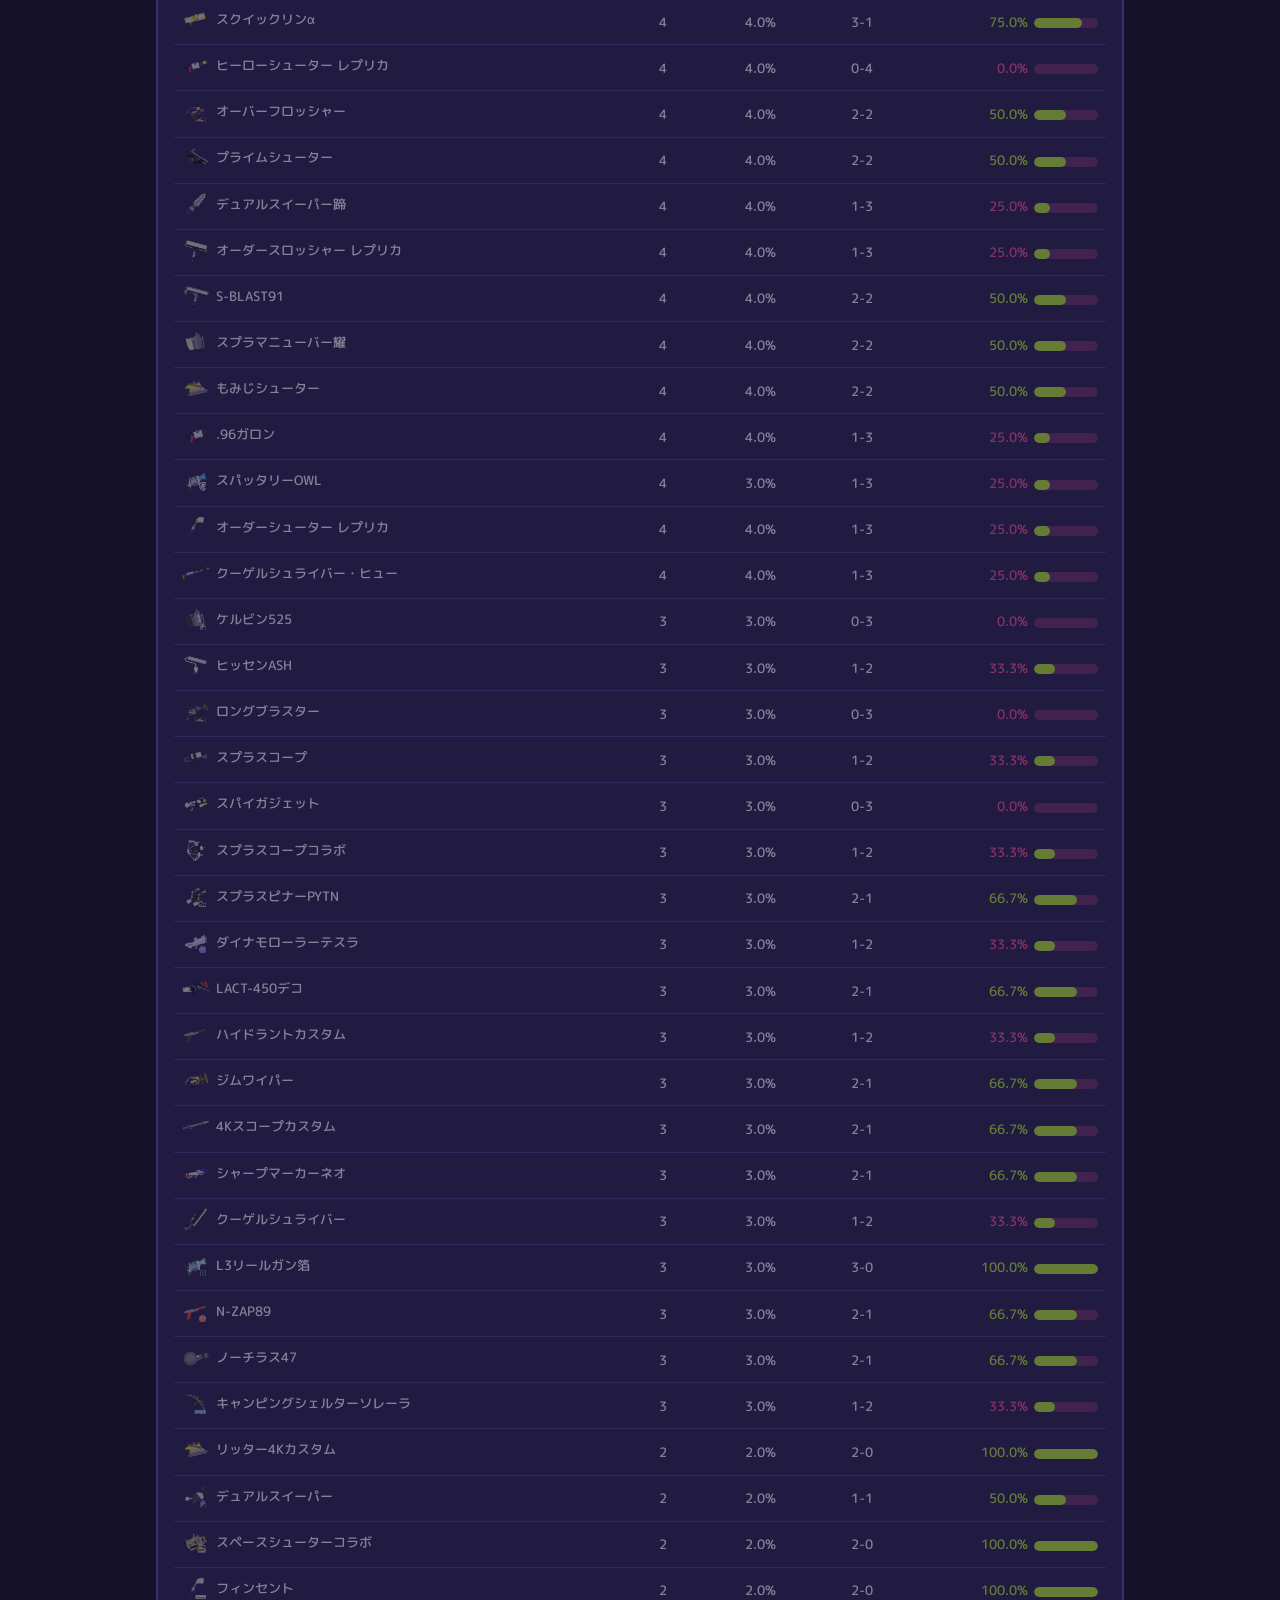
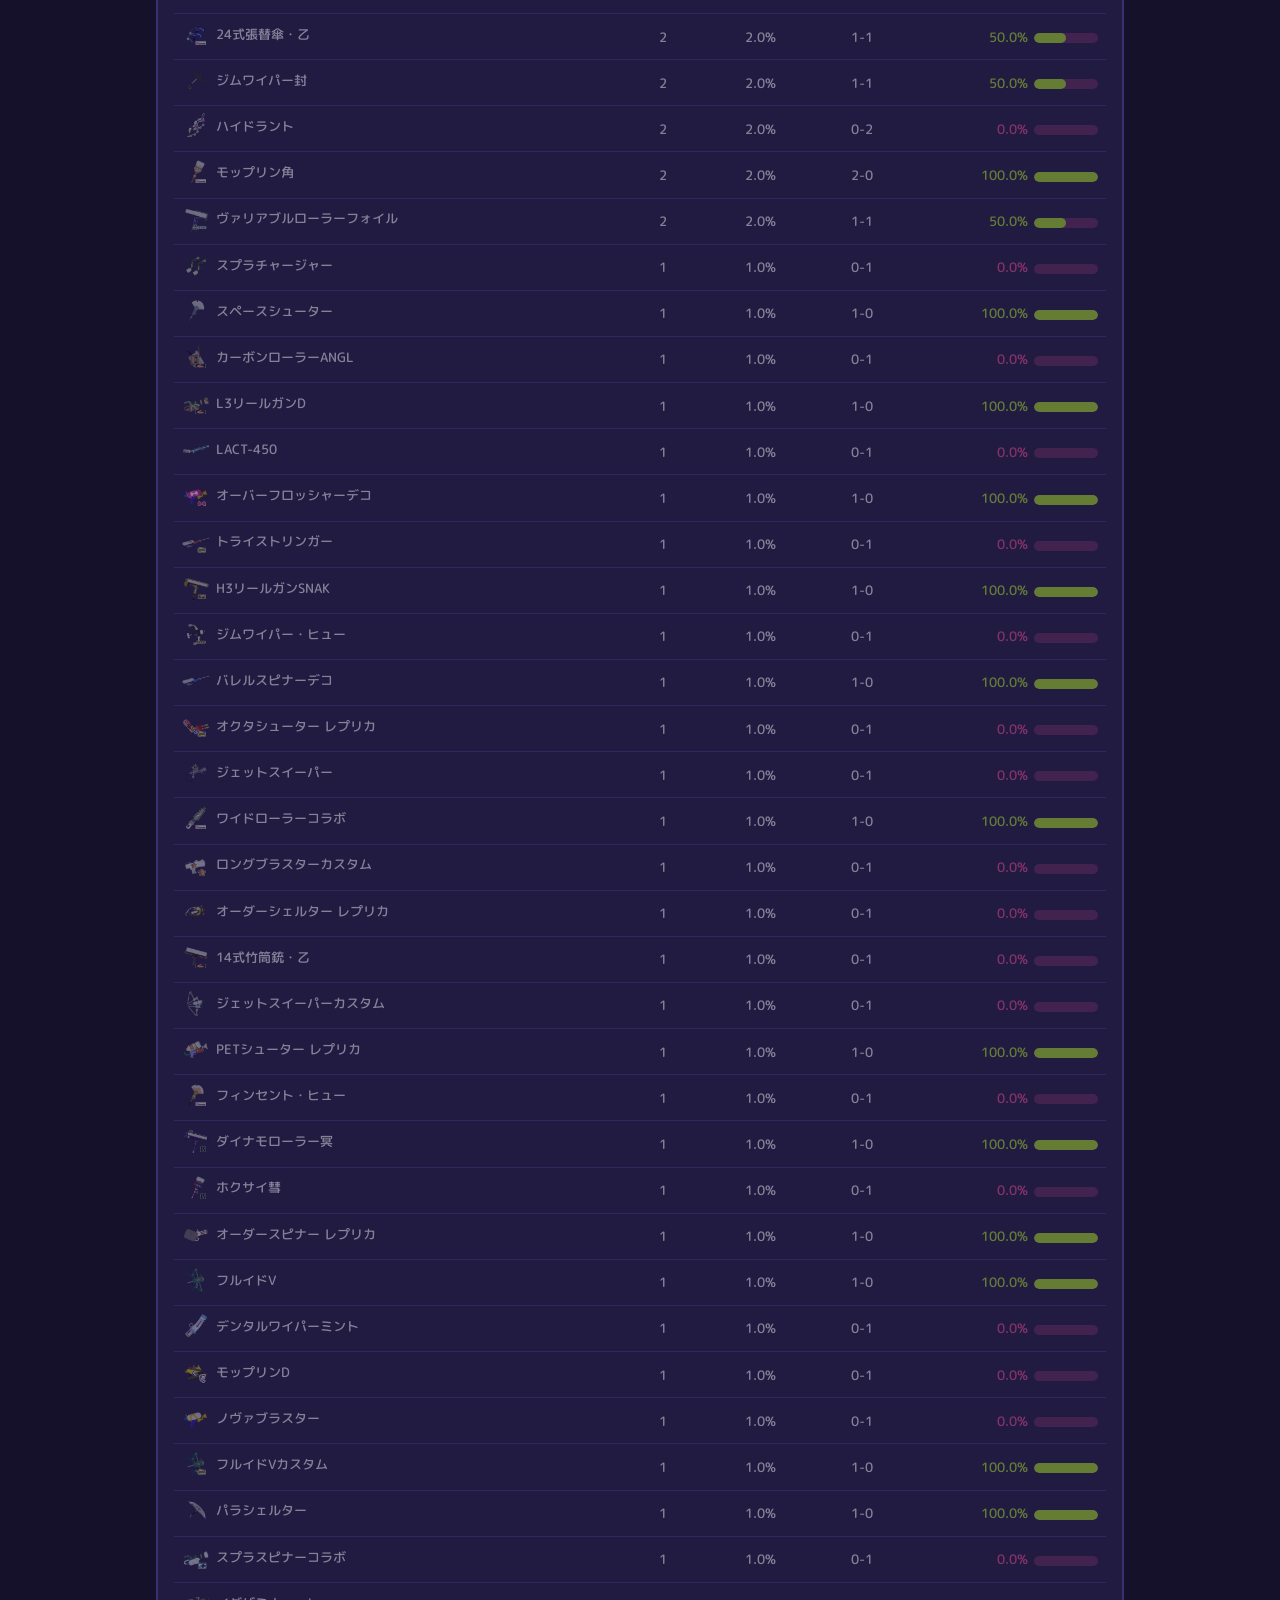
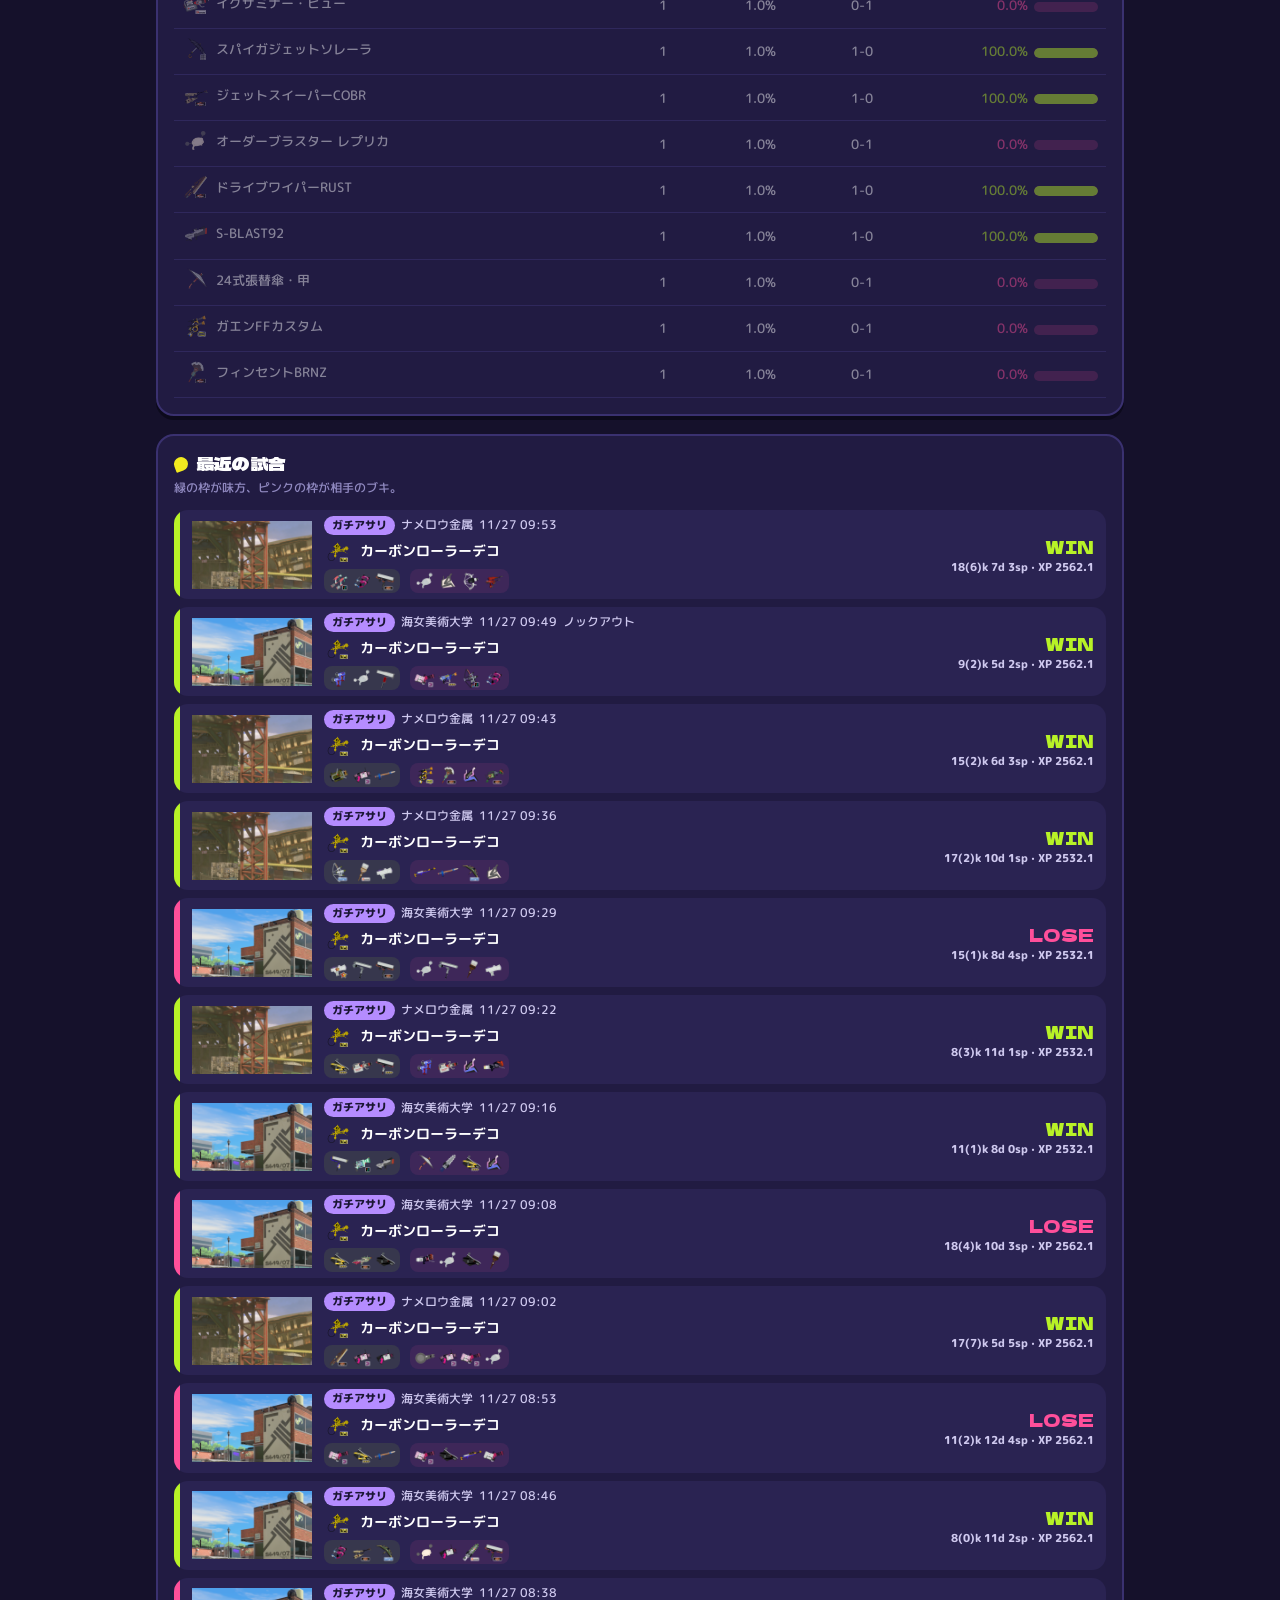
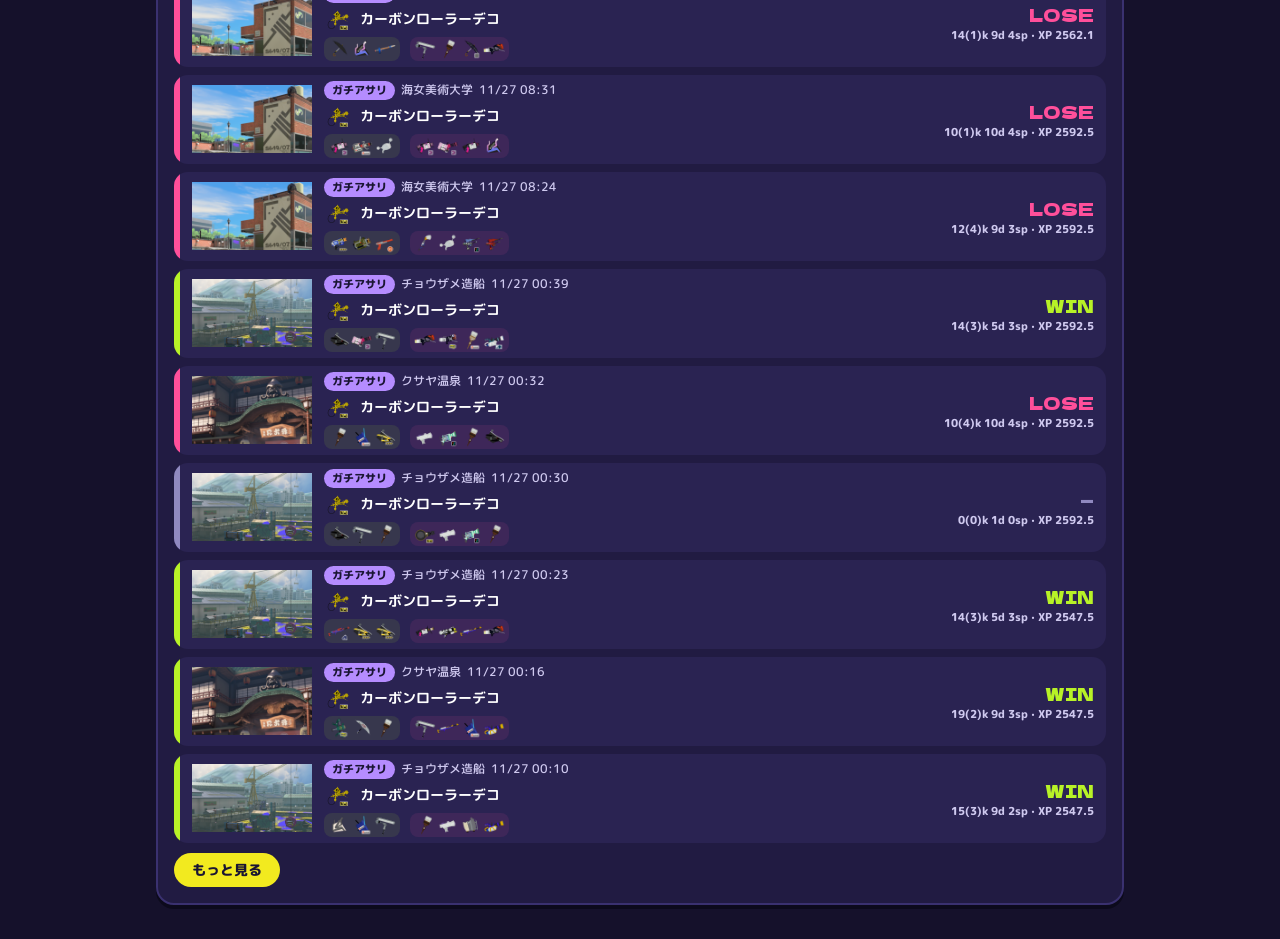
<file: xmatch/index.html>
<!doctype html>
<html lang="ja">
<head>
<meta charset="utf-8">
<meta name="viewport" content="width=device-width, initial-scale=1">
<meta name="robots" content="noindex">
<title>Xマッチ戦績</title>
<link rel="preconnect" href="https://fonts.googleapis.com">
<link rel="preconnect" href="https://fonts.gstatic.com" crossorigin>
<link href="https://fonts.googleapis.com/css2?family=Dela+Gothic+One&family=M+PLUS+Rounded+1c:wght@500;800&display=swap" rel="stylesheet">
<style>
:root {
  color-scheme: dark;
  --bg: #15112b; --surface: #211b42; --surface-2: #2a2352; --line: #3a3170; --grid: #2f285c;
  --text: #ffffff; --text-2: #cfc9ef; --muted: #9089c0;
  --accent: #f2ea1f; --ink: #1a1533;
  --win: #b8f227; --lose: #ff4f9a;
  --AREA: #3fe08a; --LOFT: #ff9f1c; --GOAL: #4db6ff; --CLAM: #b58cff;
  --head: "Dela Gothic One", "M PLUS Rounded 1c", sans-serif;
}
* { box-sizing: border-box; }
body { margin: 0; color: var(--text); background-color: var(--bg);
  /* 床に散ったインクの模様 */
  background-image:
    radial-gradient(circle at 8% 12%, #3fe08a22 0 70px, transparent 71px),
    radial-gradient(circle at 14% 19%, #3fe08a22 0 18px, transparent 19px),
    radial-gradient(circle at 92% 30%, #ff4f9a1f 0 110px, transparent 111px),
    radial-gradient(circle at 84% 42%, #ff4f9a1f 0 26px, transparent 27px),
    radial-gradient(circle at 20% 78%, #4db6ff1c 0 90px, transparent 91px),
    radial-gradient(circle at 75% 92%, #f2ea1f14 0 120px, transparent 121px);
  background-attachment: fixed;
  font: 500 14px/1.55 "M PLUS Rounded 1c", system-ui, "Hiragino Sans", "Yu Gothic UI", sans-serif; }
main { max-width: 1000px; margin: 0 auto; padding: 16px; }
img { display: block; }

header { position: relative; display: flex; align-items: center; justify-content: space-between; gap: 8px; flex-wrap: wrap; margin: 8px 0 20px; }
h1 { position: relative; font: 32px/1.1 var(--head); margin: 0; letter-spacing: .02em; color: var(--ink); padding: 10px 22px 12px 18px; }
h1::before { content: ""; position: absolute; inset: -6px -10px -8px -6px; z-index: -1; background: var(--accent);
  -webkit-mask: var(--splat) center / 100% 100% no-repeat; mask: var(--splat) center / 100% 100% no-repeat; }
h1 small { font-size: 15px; margin-left: 6px; }
:root { --splat: url("data:image/svg+xml,%3Csvg xmlns='http://www.w3.org/2000/svg' viewBox='0 0 200 80'%3E%3Cpath d='M14 18 C30 2 70 8 96 6 C126 3 160 0 182 12 C198 21 196 40 190 52 C186 62 194 70 186 76 C178 80 172 70 160 70 C140 72 120 78 92 76 C70 75 52 80 34 74 C26 72 24 79 16 78 C8 76 12 66 8 58 C0 44 2 28 14 18 Z'/%3E%3Ccircle cx='196' cy='6' r='4'/%3E%3Ccircle cx='4' cy='70' r='3'/%3E%3C/svg%3E"); }
#updated { color: var(--text-2); font-size: 12px; background: var(--surface); border: 2px solid var(--line); padding: 4px 12px; border-radius: 999px; }

h2 { font: 18px/1.3 var(--head); margin: 0 0 4px; display: flex; align-items: center; gap: 8px; }
h2::before { content: ""; width: 14px; height: 14px; border-radius: 50% 50% 50% 8%; background: var(--accent); transform: rotate(-20deg); flex: none; }
.note { color: var(--muted); font-size: 12px; margin: 0 0 12px; }
section { background: var(--surface); border: 2px solid var(--line); border-radius: 18px; padding: 16px; margin-bottom: 18px; box-shadow: 0 4px 0 #0c0a1c; }

/* ルールのカード */
.cards { display: grid; grid-template-columns: repeat(4, 1fr); gap: 12px; }
@media (max-width: 900px) { .cards { grid-template-columns: repeat(2, 1fr); } }
.card { position: relative; overflow: hidden; border: 2px solid var(--line); border-radius: 16px; padding: 12px 14px; cursor: pointer;
  background: var(--surface-2); color: inherit; text-align: left; font: inherit; transition: transform .1s; }
.card:hover { transform: translateY(-2px); }
.card::after { content: ""; position: absolute; right: -26px; top: -26px; width: 90px; height: 90px; background: var(--rc); opacity: .9;
  -webkit-mask: var(--splat) center / contain no-repeat; mask: var(--splat) center / contain no-repeat; transform: rotate(35deg); }
.card[aria-pressed="true"] { border-color: var(--rc); box-shadow: 0 0 0 2px var(--rc), 0 0 18px -4px var(--rc); }
.card .rule { font: 15px var(--head); color: var(--rc); }
.card .xp { font: 30px var(--head); font-variant-numeric: tabular-nums; margin: 2px 0; }
.card dt { white-space: nowrap; }
.card dl { display: grid; grid-template-columns: auto 1fr; gap: 0 8px; margin: 4px 0 0; font-size: 12px; color: var(--text-2); }
.card dd { margin: 0; text-align: right; white-space: nowrap; font-variant-numeric: tabular-nums; }
.meter { white-space: nowrap; flex-wrap: wrap; display: flex; gap: 4px; margin-top: 8px; align-items: center; font-size: 11px; color: var(--text-2); }
.meter i { width: 14px; height: 14px; border-radius: 50%; border: 2px solid var(--line); }
.meter i.w { background: var(--win); border-color: var(--win); } .meter i.l { background: var(--lose); border-color: var(--lose); }
.meter span { margin-left: 4px; } .meter em { font-style: normal; margin-right: 2px; }
.up { color: var(--win); } .down { color: var(--lose); }

/* 得意・苦手 */
.tops { display: grid; grid-template-columns: repeat(auto-fit, minmax(280px, 1fr)); gap: 12px; }
.tops h3 { font: 14px var(--head); margin: 0 0 8px; }
.tops ol { list-style: none; margin: 0; padding: 0; display: grid; gap: 8px; }
.tops li { display: grid; grid-template-columns: 88px 1fr auto; gap: 10px; align-items: center; background: var(--surface-2); border-radius: 12px; padding: 6px; }
.tops .stage { width: 88px; height: 50px; }
.tops .what { font-size: 12px; line-height: 1.35; min-width: 0; }
.tops .what b { display: block; font-size: 13px; }
.tops .big { font: 20px var(--head); padding-right: 6px; }

/* グラフ */
.chart { position: relative; }
.chart svg { width: 100%; height: 230px; display: block; }
.tip { position: absolute; pointer-events: none; background: var(--accent); color: var(--ink); font-size: 12px; font-weight: 800; padding: 4px 10px; border-radius: 999px; white-space: nowrap; display: none; }

/* 操作 */
.controls { display: flex; flex-wrap: wrap; gap: 8px; align-items: center; margin-bottom: 12px; font-size: 13px; }
.chip { display: inline-flex; align-items: center; cursor: pointer; }
.chip input { position: absolute; opacity: 0; pointer-events: none; }
.chip span { padding: 4px 14px; border-radius: 999px; border: 2px solid var(--line); color: var(--text-2); font-weight: 800; }
.chip input:checked + span { background: var(--accent); border-color: var(--accent); color: var(--ink); }
.chip input:focus-visible + span { outline: 2px solid var(--text); outline-offset: 2px; }
.controls label.sel { display: inline-flex; align-items: center; gap: 6px; color: var(--text-2); }
select { font: inherit; padding: 4px 8px; border-radius: 10px; border: 2px solid var(--line); background: var(--surface-2); color: var(--text); max-width: 100%; }

/* 表 */
.table-wrap { overflow-x: auto; }
table { width: 100%; border-collapse: collapse; font-size: 13px; }
th, td { padding: 6px 8px; border-bottom: 1px solid var(--grid); text-align: left; white-space: nowrap; vertical-align: middle; }
th { color: var(--muted); font-weight: 800; font-size: 12px; cursor: pointer; user-select: none; }
tbody tr:hover { background: #ffffff08; }
th.num, td.num { text-align: right; font-variant-numeric: tabular-nums; }
th[data-sort]::after { content: " ↕"; color: var(--line); }
th.asc::after { content: " ↑"; color: var(--accent); } th.desc::after { content: " ↓"; color: var(--accent); }
.bar { display: inline-block; width: 64px; height: 10px; background: #ff4f9a55; border-radius: 5px; vertical-align: middle; margin-left: 6px; overflow: hidden; }
.bar i { display: block; height: 100%; background: var(--win); border-radius: 5px; }
tr.few td { opacity: .45; }
.empty { color: var(--muted); padding: 12px 0; }

/* 画像つきの名前 */
.wp { display: inline-flex; align-items: center; gap: 6px; }
.wp img, .wi { width: 28px; height: 28px; object-fit: contain; flex: none; }
.st { display: inline-flex; align-items: center; gap: 8px; }
.st img, .stage { width: 56px; height: 32px; object-fit: cover; border-radius: 6px; flex: none; background: var(--surface-2); }
.rb { display: inline-block; font-size: 11px; font-weight: 800; padding: 1px 8px; border-radius: 999px; color: var(--ink); background: var(--rc); }

/* 最近の試合 */
.recent { display: grid; gap: 8px; }
.match { display: grid; grid-template-columns: 6px 120px 1fr auto; gap: 0 12px; align-items: center; background: var(--surface-2); border-radius: 14px; overflow: hidden; padding-right: 12px; }
.match::before { content: ""; align-self: stretch; background: var(--res); }
.match .stage { width: 120px; height: 68px; border-radius: 0; }
.match .info { min-width: 0; padding: 6px 0; }
.match .line1 { display: flex; align-items: center; gap: 6px; flex-wrap: wrap; font-size: 12px; color: var(--text-2); }
.match .line2 { display: flex; align-items: center; gap: 8px; margin-top: 2px; }
.match .line2 b { font-size: 14px; }
.match .teams { display: flex; gap: 10px; margin-top: 4px; flex-wrap: wrap; }
.match .team { display: flex; gap: 1px; padding: 1px 4px; border-radius: 8px; }
.match .team.a { background: #b8f22718; } .match .team.e { background: #ff4f9a18; }
.match .team img { width: 22px; height: 22px; object-fit: contain; }
.match .res { text-align: right; font: 18px var(--head); color: var(--res); }
.match .res small { display: block; font: 800 11px "M PLUS Rounded 1c", sans-serif; color: var(--text-2); font-variant-numeric: tabular-nums; }
.more { margin-top: 10px; font: inherit; font-weight: 800; color: var(--ink); background: var(--accent); border: 0; border-radius: 999px; padding: 6px 18px; cursor: pointer; }
@media (max-width: 560px) {
  h1 { font-size: 26px; }
  .card { padding: 10px; } .card .xp { font-size: 24px; } .card dd { font-size: 11px; }
  .meter i { width: 11px; height: 11px; } .meter em { flex-basis: 100%; }
  /* スマホではステージ画像を背景に回して、カードを低くする */
  .match { position: relative; grid-template-columns: 6px 1fr; padding-right: 8px; }
  .match .stage { position: absolute; right: 0; top: 0; width: 55%; height: 100%; opacity: .35;
    -webkit-mask: linear-gradient(to right, transparent, #000); mask: linear-gradient(to right, transparent, #000); }
  .match .info, .match .res { position: relative; }
  .match .res { grid-column: 2; text-align: left; padding-bottom: 6px; }
  .match .res small { display: inline; margin-left: 6px; }
  .tops li { grid-template-columns: 64px 1fr auto; }
  .tops .stage { width: 64px; height: 40px; }
}
</style>
</head>
<body>
<main>
  <header>
    <h1>Xマッチ戦績</h1>
    <span id="updated"></span>
  </header>

  <section>
    <h2>現在のXパワー</h2>
    <p class="note">カードを押すとXP推移がそのルールに切り替わります。「最高」は記録の中の最高、「7日」は直近7日の増減。丸は計測中の勝ち負け。</p>
    <div class="cards" id="cards"></div>
  </section>

  <section>
    <h2>得意と苦手</h2>
    <p class="note">ルール×ステージで、5試合以上やった組み合わせから選んでいます。</p>
    <div class="tops" id="tops"></div>
  </section>

  <section>
    <h2 id="chartTitle">XP推移</h2>
    <p class="note">XPは計測（3勝か3敗）が終わるたびに動きます。点に触れると日時と値が出ます。</p>
    <div class="chart" id="chart"><svg></svg><div class="tip"></div></div>
  </section>

  <section>
    <h2>組み合わせ別の勝率</h2>
    <p class="note">分ける項目を選ぶと、その組み合わせごとに集計します。試合数が少ない行は薄く表示。</p>
    <div class="controls">
      <label class="chip"><input type="checkbox" data-dim="ruleName" checked><span>ルール</span></label>
      <label class="chip"><input type="checkbox" data-dim="stage" checked><span>ステージ</span></label>
      <label class="chip"><input type="checkbox" data-dim="weapon" checked><span>ブキ</span></label>
      <label class="sel">期間 <select id="comboRange"></select></label>
    </div>
    <div class="table-wrap"><table id="combo"></table></div>
  </section>

  <section>
    <h2>みんなのブキ</h2>
    <p class="note">自分の試合に出た他の7人のブキ。勝率はそのブキがいたチームの勝率です。</p>
    <div class="controls">
      <label class="sel">ルール <select id="crowdRule"></select></label>
      <label class="sel">ステージ <select id="crowdStage"></select></label>
      <label class="sel">見る側 <select id="crowdSide">
        <option value="all">味方＋相手</option><option value="ally">味方だけ</option><option value="enemy">相手だけ</option>
      </select></label>
    </div>
    <div class="table-wrap"><table id="crowd"></table></div>
  </section>

  <section>
    <h2>最近の試合</h2>
    <p class="note">緑の枠が味方、ピンクの枠が相手のブキ。</p>
    <div class="recent" id="recent"></div>
    <button class="more" id="more">もっと見る</button>
  </section>
</main>

<script>
const BATTLES = [{"id": "VnNIaXN0b3J5RGV0YWlsLXUtYWd0a2FqeDd5Z2s0cHRuaGFubW06WE1BVENIOjIwMjYxMTE1VDAxNTQwNl8wMGQzMjEwYi1mZDExLTRmNWMtYTA1Ny0wY2M5MjdmMjZkMjg=", "time": "2026-11-15T01:54:06Z", "rule": "LOFT", "ruleName": "ガチヤグラ", "stage": "コンブトラック", "result": "WIN", "knockout": "WIN", "duration": 64, "xp": 2562.8028109459656, "weapon": "カーボンローラーデコ", "kill": 6, "death": 1, "assist": 1, "special": 1, "paint": 324, "allies": ["ハイドラント圧", "プロモデラーMG", "クアッドホッパーブラック"], "allyResult": "WIN", "enemies": [".52ガロン", "ホットブラスター", "スプラチャージャー", "スプラマニューバー"], "enemyResult": "LOSE"}, {"id": "VnNIaXN0b3J5RGV0YWlsLXUtYWd0a2FqeDd5Z2s0cHRuaGFubW06WE1BVENIOjIwMjYxMTE1VDAxNTYyNF9kNDJiYjc3NC1kNjZmLTQyYzUtOWNiMS1mMmMwMDRkYjIzYjg=", "time": "2026-11-15T01:56:24Z", "rule": "LOFT", "ruleName": "ガチヤグラ", "stage": "コンブトラック", "result": "LOSE", "knockout": "NEITHER", "duration": 303, "xp": 2562.8028109459656, "weapon": "カーボンローラーデコ", "kill": 14, "death": 11, "assist": 2, "special": 1, "paint": 940, "allies": ["プロモデラーMG", "パブロ・ヒュー", "トライストリンガー燈"], "allyResult": "LOSE", "enemies": ["ハイドラント圧", ".52ガロン", "カーボンローラーデコ", "カーボンローラーデコ"], "enemyResult": "WIN"}, {"id": "VnNIaXN0b3J5RGV0YWlsLXUtYWd0a2FqeDd5Z2s0cHRuaGFubW06WE1BVENIOjIwMjYxMTE1VDAyMDMxNV85MzgxZWM2NS03NWIxLTQ3N2EtODdhMS1mYzI2MzI4OWFhYzA=", "time": "2026-11-15T02:03:15Z", "rule": "GOAL", "ruleName": "ガチホコバトル", "stage": "マンタマリア号", "result": "LOSE", "knockout": "NEITHER", "duration": 330, "xp": 2216.783792358021, "weapon": "カーボンローラーデコ", "kill": 9, "death": 8, "assist": 2, "special": 1, "paint": 939, "allies": ["ケルビン525", "N-ZAP85", "ホクサイ"], "allyResult": "LOSE", "enemies": ["ヒッセンASH", "ボールドマーカー", "カーボンローラーデコ", "スペースシューター"], "enemyResult": "WIN"}, {"id": "VnNIaXN0b3J5RGV0YWlsLXUtYWd0a2FqeDd5Z2s0cHRuaGFubW06WE1BVENIOjIwMjYxMTE1VDAyMTEwMF85M2IzMjJiNS05ZTNkLTQ0NmItODhlNi05Yjk5YmIxYTY2ZjE=", "time": "2026-11-15T02:11:00Z", "rule": "GOAL", "ruleName": "ガチホコバトル", "stage": "リュウグウターミナル", "result": "WIN", "knockout": "NEITHER", "duration": 300, "xp": 2216.783792358021, "weapon": "カーボンローラーデコ", "kill": 12, "death": 9, "assist": 1, "special": 3, "paint": 1232, "allies": ["スプラシューターコラボ", "Rブラスターエリートデコ", "N-ZAP85"], "allyResult": "WIN", "enemies": ["プロモデラーRG", "エクスプロッシャーカスタム", "ノヴァブラスターネオ", "カーボンローラーANGL"], "enemyResult": "LOSE"}, {"id": "VnNIaXN0b3J5RGV0YWlsLXUtYWd0a2FqeDd5Z2s0cHRuaGFubW06WE1BVENIOjIwMjYxMTE1VDEzMDEyNV9lYTE3MjJlNS0xZDAwLTQ4NWEtYjhiZC02Y2E3M2EyODkwNzE=", "time": "2026-11-15T13:01:25Z", "rule": "CLAM", "ruleName": "ガチアサリ", "stage": "キンメダイ美術館", "result": "WIN", "knockout": "NEITHER", "duration": 322, "xp": 2413.308806376147, "weapon": "カーボンローラーデコ", "kill": 13, "death": 4, "assist": 5, "special": 4, "paint": 1083, "allies": ["スクイックリンα", "ホクサイ・ヒュー", "スプラシューター"], "allyResult": "WIN", "enemies": ["ヒーローシューター レプリカ", "パブロ", "Rブラスターエリートデコ", "スパッタリー・ヒュー"], "enemyResult": "LOSE"}, {"id": "VnNIaXN0b3J5RGV0YWlsLXUtYWd0a2FqeDd5Z2s0cHRuaGFubW06WE1BVENIOjIwMjYxMTE1VDEzMDgxOV9iNmJmMDM0OC1kZDdiLTRmZTUtOTYzYi05NWNmOWU5NDJiZDk=", "time": "2026-11-15T13:08:19Z", "rule": "CLAM", "ruleName": "ガチアサリ", "stage": "キンメダイ美術館", "result": "WIN", "knockout": "NEITHER", "duration": 320, "xp": 2413.308806376147, "weapon": "カーボンローラーデコ", "kill": 21, "death": 7, "assist": 2, "special": 4, "paint": 1217, "allies": ["Rブラスターエリートデコ", "プライムシューターFRZN", "N-ZAP85"], "allyResult": "WIN", "enemies": [".52ガロン", "ラピッドブラスターデコ", "スクイックリンα", "ホクサイ・ヒュー"], "enemyResult": "LOSE"}, {"id": "VnNIaXN0b3J5RGV0YWlsLXUtYWd0a2FqeDd5Z2s0cHRuaGFubW06WE1BVENIOjIwMjYxMTE1VDEzMTUyNl8xZjZlMTgzMy03YTA4LTQwYTYtOGE2OS1hN2U3NGExNjc1ZmY=", "time": "2026-11-15T13:15:26Z", "rule": "CLAM", "ruleName": "ガチアサリ", "stage": "キンメダイ美術館", "result": "LOSE", "knockout": "NEITHER", "duration": 320, "xp": 2463.308806376147, "weapon": "カーボンローラーデコ", "kill": 14, "death": 8, "assist": 5, "special": 4, "paint": 1265, "allies": ["ホットブラスター", "リッター4K", "スプラスピナー"], "allyResult": "LOSE", "enemies": ["N-ZAP85", "モップリン", "スプラスピナー", "R-PEN/5H"], "enemyResult": "WIN"}, {"id": "VnNIaXN0b3J5RGV0YWlsLXUtYWd0a2FqeDd5Z2s0cHRuaGFubW06WE1BVENIOjIwMjYxMTE1VDEzMjIxN180ZDMwOTZiYS0yYTFmLTQxNzctYTEwMS0yN2FlZWJlMDY0YTM=", "time": "2026-11-15T13:22:17Z", "rule": "CLAM", "ruleName": "ガチアサリ", "stage": "タラポートショッピングパーク", "result": "LOSE", "knockout": "NEITHER", "duration": 332, "xp": 2463.308806376147, "weapon": "カーボンローラーデコ", "kill": 13, "death": 8, "assist": 5, "special": 5, "paint": 1174, "allies": ["ホットブラスターカスタム", "Rブラスターエリートデコ", ".52ガロン"], "allyResult": "LOSE", "enemies": ["Rブラスターエリートデコ", "オーバーフロッシャー", ".52ガロン", "スプラローラー"], "enemyResult": "WIN"}, {"id": "VnNIaXN0b3J5RGV0YWlsLXUtYWd0a2FqeDd5Z2s0cHRuaGFubW06WE1BVENIOjIwMjYxMTE1VDEzMjkwM185YTgzNzM2NC01MmE5LTRhZjItYTUxYi0xYWFkNWMyNTY3ZTM=", "time": "2026-11-15T13:29:03Z", "rule": "CLAM", "ruleName": "ガチアサリ", "stage": "キンメダイ美術館", "result": "WIN", "knockout": "NEITHER", "duration": 320, "xp": 2463.308806376147, "weapon": "カーボンローラーデコ", "kill": 21, "death": 5, "assist": 4, "special": 5, "paint": 1268, "allies": ["プライムシューター", "スプラマニューバー", "クアッドホッパーブラック"], "allyResult": "WIN", "enemies": ["スプラシューター", "スプラマニューバーコラボ", ".52ガロン", "ロングブラスター"], "enemyResult": "LOSE"}, {"id": "VnNIaXN0b3J5RGV0YWlsLXUtYWd0a2FqeDd5Z2s0cHRuaGFubW06WE1BVENIOjIwMjYxMTE1VDEzMzU0OF8zMjUzYTk4Ni02YzM4LTRiOTYtYjhlZi1iYTFhY2RhYjRmNDA=", "time": "2026-11-15T13:35:48Z", "rule": "CLAM", "ruleName": "ガチアサリ", "stage": "キンメダイ美術館", "result": "LOSE", "knockout": "NEITHER", "duration": 313, "xp": 2463.308806376147, "weapon": "カーボンローラーデコ", "kill": 16, "death": 10, "assist": 3, "special": 2, "paint": 904, "allies": ["N-ZAP85", "スプラスコープ", "プライムシューター"], "allyResult": "LOSE", "enemies": ["スプラローラー", "イグザミナー", "N-ZAP85", "リッター4Kカスタム"], "enemyResult": "WIN"}, {"id": "VnNIaXN0b3J5RGV0YWlsLXUtYWd0a2FqeDd5Z2s0cHRuaGFubW06WE1BVENIOjIwMjYxMTE1VDEzNDIxM19hMzRlNjRkYi0wYjUzLTRlMWYtODk3Zi0yNDRkNTgzZDVkOTM=", "time": "2026-11-15T13:42:13Z", "rule": "CLAM", "ruleName": "ガチアサリ", "stage": "キンメダイ美術館", "result": "LOSE", "knockout": "NEITHER", "duration": 309, "xp": 2413.308806376147, "weapon": "カーボンローラーデコ", "kill": 9, "death": 9, "assist": 1, "special": 2, "paint": 980, "allies": [".52ガロン", "N-ZAP85", "デュアルスイーパー蹄"], "allyResult": "LOSE", "enemies": ["イグザミナー", ".52ガロン", "ホットブラスター", "スパッタリー・ヒュー"], "enemyResult": "WIN"}, {"id": "VnNIaXN0b3J5RGV0YWlsLXUtYWd0a2FqeDd5Z2s0cHRuaGFubW06WE1BVENIOjIwMjYxMTE1VDEzNDgzNl8zZjNhNzhiMC04YjJiLTQ3MTItOTE5ZC1jYjNhMTYyMTQzYTk=", "time": "2026-11-15T13:48:36Z", "rule": "CLAM", "ruleName": "ガチアサリ", "stage": "タラポートショッピングパーク", "result": "WIN", "knockout": "NEITHER", "duration": 315, "xp": 2413.308806376147, "weapon": "カーボンローラーデコ", "kill": 19, "death": 7, "assist": 5, "special": 3, "paint": 1234, "allies": ["Rブラスターエリートデコ", "スプラシューター", "L3リールガンD"], "allyResult": "WIN", "enemies": ["ヒーローシューター レプリカ", "Rブラスターエリートデコ", "スパイガジェット", "クアッドホッパーブラック"], "enemyResult": "LOSE"}, {"id": "VnNIaXN0b3J5RGV0YWlsLXUtYWd0a2FqeDd5Z2s0cHRuaGFubW06WE1BVENIOjIwMjYxMTE1VDEzNTUxNl9iMzRjN2ZkNS0wYWNjLTRiMDUtYWVhMi0xNjM5ODAwNzVjZDA=", "time": "2026-11-15T13:55:16Z", "rule": "CLAM", "ruleName": "ガチアサリ", "stage": "キンメダイ美術館", "result": "LOSE", "knockout": "NEITHER", "duration": 317, "xp": 2413.308806376147, "weapon": "カーボンローラーデコ", "kill": 8, "death": 8, "assist": 1, "special": 3, "paint": 1190, "allies": ["ラピッドブラスターデコ", "スプラスコープコラボ", "LACT-450"], "allyResult": "LOSE", "enemies": ["N-ZAP85", "リッター4Kカスタム", "オーバーフロッシャー", "ヴァリアブルローラー"], "enemyResult": "WIN"}, {"id": "VnNIaXN0b3J5RGV0YWlsLXUtYWd0a2FqeDd5Z2s0cHRuaGFubW06WE1BVENIOjIwMjYxMTE3VDAxMzQyOV8yMjZkZjA3ZC0xOGQ1LTQzOTAtOWIyZC03M2E0Y2YyZTUwYjA=", "time": "2026-11-17T01:34:29Z", "rule": "AREA", "ruleName": "ガチエリア", "stage": "ヒラメが丘団地", "result": "LOSE", "knockout": "LOSE", "duration": 144, "xp": 2177.3847759320875, "weapon": "カーボンローラーデコ", "kill": 7, "death": 5, "assist": 0, "special": 1, "paint": 446, "allies": ["ダイナモローラー", "スパッタリー・ヒュー", "イグザミナー"], "allyResult": "LOSE", "enemies": ["ダイナモローラー", "スパッタリー・ヒュー", "スプラローラー", "スクイックリンα"], "enemyResult": "WIN"}, {"id": "VnNIaXN0b3J5RGV0YWlsLXUtYWd0a2FqeDd5Z2s0cHRuaGFubW06WE1BVENIOjIwMjYxMTE3VDAyMDYzNV83YzY4MWMwOC03YzNmLTQxZGEtOTRiOC00ZWFmOTZiZDk0OTk=", "time": "2026-11-17T02:06:35Z", "rule": "CLAM", "ruleName": "ガチアサリ", "stage": "スメーシーワールド", "result": "LOSE", "knockout": "NEITHER", "duration": 320, "xp": 2413.308806376147, "weapon": "カーボンローラーデコ", "kill": 10, "death": 8, "assist": 0, "special": 3, "paint": 1091, "allies": ["スプラシューターコラボ", "Rブラスターエリートデコ", "パブロ"], "allyResult": "LOSE", "enemies": ["クアッドホッパーブラック", "N-ZAP85", "スクイックリンα", "パブロ・ヒュー"], "enemyResult": "WIN"}, {"id": "VnNIaXN0b3J5RGV0YWlsLXUtYWd0a2FqeDd5Z2s0cHRuaGFubW06WE1BVENIOjIwMjYxMTE3VDAyMTMwMV9hMjFmOTJhZS03ZjI3LTQ4NzYtYWRmZi04NDQxNTc1MmYwM2I=", "time": "2026-11-17T02:13:01Z", "rule": "CLAM", "ruleName": "ガチアサリ", "stage": "スメーシーワールド", "result": "WIN", "knockout": "NEITHER", "duration": 308, "xp": 2363.308806376147, "weapon": "カーボンローラーデコ", "kill": 24, "death": 4, "assist": 1, "special": 3, "paint": 1266, "allies": ["わかばシューター", "オーバーフロッシャーデコ", "スプラスコープコラボ"], "allyResult": "WIN", "enemies": ["ホクサイ・ヒュー", "トライストリンガー", "スプラマニューバーコラボ", "プライムシューター"], "enemyResult": "LOSE"}, {"id": "VnNIaXN0b3J5RGV0YWlsLXUtYWd0a2FqeDd5Z2s0cHRuaGFubW06WE1BVENIOjIwMjYxMTE3VDAyMTkxNV9jN2RiMDllZi1hZjEzLTQ2YTEtYjViMy1lODIzMjdiZDQ1OTU=", "time": "2026-11-17T02:19:15Z", "rule": "CLAM", "ruleName": "ガチアサリ", "stage": "スメーシーワールド", "result": "LOSE", "knockout": "NEITHER", "duration": 307, "xp": 2363.308806376147, "weapon": "カーボンローラーデコ", "kill": 15, "death": 8, "assist": 2, "special": 4, "paint": 1124, "allies": ["ホットブラスターカスタム", "わかばシューター", "プライムシューターFRZN"], "allyResult": "LOSE", "enemies": ["パブロ・ヒュー", ".52ガロン", "スプラマニューバー", "ダイナモローラー"], "enemyResult": "WIN"}, {"id": "VnNIaXN0b3J5RGV0YWlsLXUtYWd0a2FqeDd5Z2s0cHRuaGFubW06WE1BVENIOjIwMjYxMTE3VDAyMjU1OF9mZWYxMGNlYS0xYzJhLTQ4ODEtYTk0MC02YjllNTdjZTEzYzk=", "time": "2026-11-17T02:25:58Z", "rule": "CLAM", "ruleName": "ガチアサリ", "stage": "スメーシーワールド", "result": "WIN", "knockout": "NEITHER", "duration": 320, "xp": 2363.308806376147, "weapon": "カーボンローラーデコ", "kill": 15, "death": 7, "assist": 2, "special": 3, "paint": 885, "allies": ["プライムシューター", "スプラシューター", "モップリン"], "allyResult": "WIN", "enemies": ["ラピッドブラスターデコ", "ヴァリアブルローラー", "ボールドマーカー", "N-ZAP85"], "enemyResult": "LOSE"}, {"id": "VnNIaXN0b3J5RGV0YWlsLXUtYWd0a2FqeDd5Z2s0cHRuaGFubW06WE1BVENIOjIwMjYxMTE3VDAyMzMxOV81ZTNiMjNhMi1mOTI3LTQ1Y2EtOGQ2Mi1mYjdlZDBjYjZjNjg=", "time": "2026-11-17T02:33:19Z", "rule": "CLAM", "ruleName": "ガチアサリ", "stage": "スメーシーワールド", "result": "LOSE", "knockout": "NEITHER", "duration": 300, "xp": 2363.308806376147, "weapon": "カーボンローラーデコ", "kill": 12, "death": 5, "assist": 3, "special": 4, "paint": 1072, "allies": ["ダイナモローラー", "オーダースロッシャー レプリカ", "S-BLAST91"], "allyResult": "LOSE", "enemies": ["モップリン", "ダイナモローラー", "スパッタリー", "スプラシューター"], "enemyResult": "WIN"}, {"id": "VnNIaXN0b3J5RGV0YWlsLXUtYWd0a2FqeDd5Z2s0cHRuaGFubW06WE1BVENIOjIwMjYxMTE3VDAyMzk0MV8zZTQ0MzU4Ny03ZjIwLTQ1YTYtYTI2Zi1jMmU3YzljYWJhZDQ=", "time": "2026-11-17T02:39:41Z", "rule": "CLAM", "ruleName": "ガチアサリ", "stage": "スメーシーワールド", "result": "EXEMPTED_LOSE", "knockout": "NEITHER", "duration": 302, "xp": 2363.308806376147, "weapon": "カーボンローラーデコ", "kill": 10, "death": 10, "assist": 2, "special": 3, "paint": 882, "allies": ["モップリン", "ノヴァブラスター", "リッター4K"], "allyResult": "LOSE", "enemies": ["オーダーローラー レプリカ", "スプラシューター", "リッター4K", "ジムワイパー"], "enemyResult": "WIN"}, {"id": "VnNIaXN0b3J5RGV0YWlsLXUtYWd0a2FqeDd5Z2s0cHRuaGFubW06WE1BVENIOjIwMjYxMTE3VDAyNDYwMF9jMmFlMDA5NS04NzdkLTRkZDMtYjA4My1jOGM1MGYzN2MzOTE=", "time": "2026-11-17T02:46:00Z", "rule": "CLAM", "ruleName": "ガチアサリ", "stage": "バイガイ亭", "result": "WIN", "knockout": "NEITHER", "duration": 320, "xp": 2363.308806376147, "weapon": "カーボンローラーデコ", "kill": 17, "death": 6, "assist": 4, "special": 4, "paint": 1283, "allies": ["スプラマニューバー耀", "ダイナモローラー", "スプラシューター"], "allyResult": "WIN", "enemies": [".52ガロン", "ラピッドブラスターデコ", "カーボンローラーデコ", "ヒーローシューター レプリカ"], "enemyResult": "LOSE"}, {"id": "VnNIaXN0b3J5RGV0YWlsLXUtYWd0a2FqeDd5Z2s0cHRuaGFubW06WE1BVENIOjIwMjYxMTE3VDAyNTI1Nl85OGNiOTVmOS04ZWY2LTQ5OTMtYWQzYS1iYjVkZDEwZmIxNjI=", "time": "2026-11-17T02:52:56Z", "rule": "CLAM", "ruleName": "ガチアサリ", "stage": "スメーシーワールド", "result": "WIN", "knockout": "NEITHER", "duration": 300, "xp": 2388.308806376147, "weapon": "カーボンローラーデコ", "kill": 10, "death": 4, "assist": 3, "special": 1, "paint": 973, "allies": ["H3リールガンSNAK", "プライムシューターFRZN", "ドライブワイパー"], "allyResult": "WIN", "enemies": ["プライムシューターFRZN", "プロモデラーRG", "ケルビン525", "ヒッセン・ヒュー"], "enemyResult": "LOSE"}, {"id": "VnNIaXN0b3J5RGV0YWlsLXUtYWd0a2FqeDd5Z2s0cHRuaGFubW06WE1BVENIOjIwMjYxMTE3VDAyNTkwNl9hY2VmYWE5MS1kZGEzLTRmY2YtYjZmZC1kMmQxYmUxNWQ2MzM=", "time": "2026-11-17T02:59:06Z", "rule": "CLAM", "ruleName": "ガチアサリ", "stage": "スメーシーワールド", "result": "LOSE", "knockout": "LOSE", "duration": 238, "xp": 2388.308806376147, "weapon": "カーボンローラーデコ", "kill": 10, "death": 7, "assist": 1, "special": 2, "paint": 801, "allies": [".52ガロン", "スプラシューター", "デュアルスイーパー"], "allyResult": "LOSE", "enemies": ["ノヴァブラスターネオ", "わかばシューター", "スプラスピナーPYTN", "プライムシューターFRZN"], "enemyResult": "WIN"}, {"id": "VnNIaXN0b3J5RGV0YWlsLXUtYWd0a2FqeDd5Z2s0cHRuaGFubW06WE1BVENIOjIwMjYxMTE3VDAzMDQ0NF8xOWUzY2ZjOC0yNzEzLTRhYTgtOTNkMy00ZDgxNjg2Yjk2ODQ=", "time": "2026-11-17T03:04:44Z", "rule": "CLAM", "ruleName": "ガチアサリ", "stage": "スメーシーワールド", "result": "WIN", "knockout": "NEITHER", "duration": 320, "xp": 2388.308806376147, "weapon": "カーボンローラーデコ", "kill": 11, "death": 8, "assist": 1, "special": 3, "paint": 998, "allies": ["デュアルスイーパー", "モップリン", "スプラシューター"], "allyResult": "WIN", "enemies": ["N-ZAP85", "オーダースロッシャー レプリカ", "ドライブワイパー", "ダイナモローラー"], "enemyResult": "LOSE"}, {"id": "VnNIaXN0b3J5RGV0YWlsLXUtYWd0a2FqeDd5Z2s0cHRuaGFubW06WE1BVENIOjIwMjYxMTE3VDAzMTEyNl9mMDI2OGQ4Ny1hM2FlLTRjMWUtOTZhZS1mYjVmODk0NzQ2MDY=", "time": "2026-11-17T03:11:26Z", "rule": "CLAM", "ruleName": "ガチアサリ", "stage": "バイガイ亭", "result": "WIN", "knockout": "WIN", "duration": 187, "xp": 2388.308806376147, "weapon": "カーボンローラーデコ", "kill": 9, "death": 1, "assist": 4, "special": 3, "paint": 733, "allies": ["エクスプロッシャーカスタム", "もみじシューター", "ダイナモローラーテスラ"], "allyResult": "WIN", "enemies": ["ダイナモローラー", "バレルスピナー", "スパイガジェット", "パブロ・ヒュー"], "enemyResult": "LOSE"}, {"id": "VnNIaXN0b3J5RGV0YWlsLXUtYWd0a2FqeDd5Z2s0cHRuaGFubW06WE1BVENIOjIwMjYxMTE3VDAzMTU0OV9hOTBkMTNlZi1kMDQ1LTQyODItOWVkOS0wYmNkMDBlZGMyZGQ=", "time": "2026-11-17T03:15:49Z", "rule": "CLAM", "ruleName": "ガチアサリ", "stage": "スメーシーワールド", "result": "WIN", "knockout": "WIN", "duration": 291, "xp": 2438.308806376147, "weapon": "カーボンローラーデコ", "kill": 14, "death": 3, "assist": 5, "special": 4, "paint": 1126, "allies": ["スペースシューターコラボ", "ホクサイ・ヒュー", "ボールドマーカー"], "allyResult": "WIN", "enemies": ["カーボンローラーデコ", "わかばシューター", "N-ZAP85", "ジムワイパー・ヒュー"], "enemyResult": "LOSE"}, {"id": "VnNIaXN0b3J5RGV0YWlsLXUtYWd0a2FqeDd5Z2s0cHRuaGFubW06WE1BVENIOjIwMjYxMTE3VDAzNDcxNl9mODc0NmY5YS04ZjZmLTRlMzAtODQ0NC1kNjdlNzk1MTA3Mjk=", "time": "2026-11-17T03:47:16Z", "rule": "CLAM", "ruleName": "ガチアサリ", "stage": "スメーシーワールド", "result": "LOSE", "knockout": "NEITHER", "duration": 300, "xp": 2438.308806376147, "weapon": "カーボンローラーデコ", "kill": 8, "death": 14, "assist": 1, "special": 1, "paint": 659, "allies": ["ダイナモローラー", "スクリュースロッシャーネオ", ".96ガロン"], "allyResult": "LOSE", "enemies": ["ダイナモローラー", "オーダーローラー レプリカ", "LACT-450デコ", "ダイナモローラー"], "enemyResult": "WIN"}, {"id": "VnNIaXN0b3J5RGV0YWlsLXUtYWd0a2FqeDd5Z2s0cHRuaGFubW06WE1BVENIOjIwMjYxMTE3VDAzNTM0MF9jOTUzYmY1ZS0yYmNiLTQyYTUtYmY5Yy0wODNiMWU2YmU0NWM=", "time": "2026-11-17T03:53:40Z", "rule": "CLAM", "ruleName": "ガチアサリ", "stage": "スメーシーワールド", "result": "WIN", "knockout": "NEITHER", "duration": 320, "xp": 2438.308806376147, "weapon": "カーボンローラーデコ", "kill": 14, "death": 8, "assist": 2, "special": 3, "paint": 1117, "allies": ["S-BLAST91", "ダイナモローラー", "ノヴァブラスターネオ"], "allyResult": "WIN", "enemies": ["ロングブラスター", "N-ZAP85", "ダイナモローラー", "オーダーローラー レプリカ"], "enemyResult": "LOSE"}, {"id": "VnNIaXN0b3J5RGV0YWlsLXUtYWd0a2FqeDd5Z2s0cHRuaGFubW06WE1BVENIOjIwMjYxMTE3VDA0MDEwNF9hODI3MDRhMi0yYTRjLTQwZTQtOWVjOS1jODYxZTYwOWZlNDQ=", "time": "2026-11-17T04:01:04Z", "rule": "CLAM", "ruleName": "ガチアサリ", "stage": "スメーシーワールド", "result": "WIN", "knockout": "NEITHER", "duration": 332, "xp": 2438.308806376147, "weapon": "カーボンローラーデコ", "kill": 15, "death": 9, "assist": 0, "special": 2, "paint": 918, "allies": ["Rブラスターエリートデコ", "プロモデラーMG", "ノヴァブラスターネオ"], "allyResult": "WIN", "enemies": ["ボールドマーカー", "わかばシューター", "Rブラスターエリートデコ", "ホットブラスター"], "enemyResult": "LOSE"}, {"id": "VnNIaXN0b3J5RGV0YWlsLXUtYWd0a2FqeDd5Z2s0cHRuaGFubW06WE1BVENIOjIwMjYxMTE3VDA0MTQ0Ml9kZGJhN2Q2ZC1lZDIzLTQzM2EtOWFhMi00NTM5OTExYjk1MzM=", "time": "2026-11-17T04:14:42Z", "rule": "GOAL", "ruleName": "ガチホコバトル", "stage": "オヒョウ海運", "result": "LOSE", "knockout": "LOSE", "duration": 48, "xp": 2216.783792358021, "weapon": "カーボンローラーデコ", "kill": 1, "death": 2, "assist": 0, "special": 0, "paint": 208, "allies": [".96ガロン", "エクスプロッシャーカスタム", "ドライブワイパー"], "allyResult": "LOSE", "enemies": ["Rブラスターエリートデコ", "シャープマーカーGECK", "バレルスピナーデコ", "オーダーローラー レプリカ"], "enemyResult": "WIN"}, {"id": "VnNIaXN0b3J5RGV0YWlsLXUtYWd0a2FqeDd5Z2s0cHRuaGFubW06WE1BVENIOjIwMjYxMTE3VDA2MTExMl84ZDhmY2FmMy0xNWQxLTRjNTQtOGUwZS0xZWVmMjAzOTgzOTU=", "time": "2026-11-17T06:11:12Z", "rule": "LOFT", "ruleName": "ガチヤグラ", "stage": "バイガイ亭", "result": "LOSE", "knockout": "NEITHER", "duration": 312, "xp": 2562.8028109459656, "weapon": "カーボンローラーデコ", "kill": 9, "death": 4, "assist": 2, "special": 5, "paint": 1099, "allies": ["シャープマーカーGECK", "ハイドラントカスタム", "スプラマニューバー耀"], "allyResult": "LOSE", "enemies": [".52ガロン", "ハイドラント圧", "シャープマーカー", "オーダーローラー レプリカ"], "enemyResult": "WIN"}, {"id": "VnNIaXN0b3J5RGV0YWlsLXUtYWd0a2FqeDd5Z2s0cHRuaGFubW06WE1BVENIOjIwMjYxMTE3VDA2MTczOF8wM2MwOGIzZS01ZTAxLTQ0NTMtYWU4OC1kYWUyMDc1MjMzOWQ=", "time": "2026-11-17T06:17:38Z", "rule": "LOFT", "ruleName": "ガチヤグラ", "stage": "ヤガラ市場", "result": "LOSE", "knockout": "NEITHER", "duration": 300, "xp": 2532.8028109459656, "weapon": "カーボンローラーデコ", "kill": 16, "death": 9, "assist": 4, "special": 3, "paint": 1113, "allies": ["オクタシューター レプリカ", "Rブラスターエリートデコ", "スプラシューター"], "allyResult": "LOSE", "enemies": ["ホットブラスター", "バレルスピナー", "わかばシューター", "スプラシューター"], "enemyResult": "WIN"}, {"id": "VnNIaXN0b3J5RGV0YWlsLXUtYWd0a2FqeDd5Z2s0cHRuaGFubW06WE1BVENIOjIwMjYxMTE3VDA2MjQwM18xMWIwMTdmYS1iMzQ0LTRlNjktYjBkMS1kN2VjOGZlNGI5NmQ=", "time": "2026-11-17T06:24:03Z", "rule": "LOFT", "ruleName": "ガチヤグラ", "stage": "ヤガラ市場", "result": "LOSE", "knockout": "LOSE", "duration": 249, "xp": 2532.8028109459656, "weapon": "カーボンローラーデコ", "kill": 9, "death": 10, "assist": 1, "special": 3, "paint": 833, "allies": ["エクスプロッシャーカスタム", "ジムワイパー", "スプラシューター"], "allyResult": "LOSE", "enemies": ["バレルスピナー", "スパッタリー", "ダイナモローラー", "スクリュースロッシャー"], "enemyResult": "WIN"}, {"id": "VnNIaXN0b3J5RGV0YWlsLXUtYWd0a2FqeDd5Z2s0cHRuaGFubW06WE1BVENIOjIwMjYxMTE3VDA2MzAxN18xZTUxYWY3ZC0yZmE1LTQ5ODEtYjg3Yi04YTIwZjE0ODA2MzQ=", "time": "2026-11-17T06:30:17Z", "rule": "LOFT", "ruleName": "ガチヤグラ", "stage": "ヤガラ市場", "result": "WIN", "knockout": "NEITHER", "duration": 311, "xp": 2532.8028109459656, "weapon": "カーボンローラーデコ", "kill": 10, "death": 7, "assist": 4, "special": 6, "paint": 1188, "allies": ["フィンセント", "Rブラスターエリートデコ", "ダイナモローラー"], "allyResult": "WIN", "enemies": ["バケットスロッシャー", "ダイナモローラーテスラ", "カーボンローラー", "デュアルスイーパー蹄"], "enemyResult": "LOSE"}, {"id": "VnNIaXN0b3J5RGV0YWlsLXUtYWd0a2FqeDd5Z2s0cHRuaGFubW06WE1BVENIOjIwMjYxMTE3VDA2MzY0N182Zjg0OGU1Ni1mMTRkLTQxODItYmEwMC05NmY4MzQ0NzAyYjQ=", "time": "2026-11-17T06:36:47Z", "rule": "LOFT", "ruleName": "ガチヤグラ", "stage": "バイガイ亭", "result": "LOSE", "knockout": "NEITHER", "duration": 300, "xp": 2532.8028109459656, "weapon": "カーボンローラーデコ", "kill": 15, "death": 10, "assist": 5, "special": 3, "paint": 922, "allies": ["ジェットスイーパー", "ドライブワイパー", "パラシェルターソレーラ"], "allyResult": "LOSE", "enemies": ["カーボンローラー", "フィンセント", "ハイドラント圧", "ノヴァブラスターネオ"], "enemyResult": "WIN"}, {"id": "VnNIaXN0b3J5RGV0YWlsLXUtYWd0a2FqeDd5Z2s0cHRuaGFubW06WE1BVENIOjIwMjYxMTE3VDA2NDQyMl9jNGZhMjU5Yi0yY2JlLTQzMjItYmQ2OS01ZTI0NWUwYzg4YmM=", "time": "2026-11-17T06:44:22Z", "rule": "LOFT", "ruleName": "ガチヤグラ", "stage": "バイガイ亭", "result": "LOSE", "knockout": "NEITHER", "duration": 300, "xp": 2502.8028109459656, "weapon": "カーボンローラーデコ", "kill": 21, "death": 12, "assist": 6, "special": 3, "paint": 1007, "allies": ["スプラスコープ", "Rブラスターエリートデコ", "ホットブラスター"], "allyResult": "LOSE", "enemies": ["Rブラスターエリートデコ", "ホットブラスターカスタム", "リッター4K", "ノヴァブラスターネオ"], "enemyResult": "WIN"}, {"id": "VnNIaXN0b3J5RGV0YWlsLXUtYWd0a2FqeDd5Z2s0cHRuaGFubW06WE1BVENIOjIwMjYxMTE3VDA2NTA0M181Y2JkMmI4Ny05NmU3LTQ5MDQtOWJhMC1mYTdmZmUxZTJlNDc=", "time": "2026-11-17T06:50:43Z", "rule": "LOFT", "ruleName": "ガチヤグラ", "stage": "ヤガラ市場", "result": "WIN", "knockout": "NEITHER", "duration": 300, "xp": 2502.8028109459656, "weapon": "カーボンローラーデコ", "kill": 15, "death": 5, "assist": 4, "special": 6, "paint": 1277, "allies": ["4Kスコープカスタム", "ホットブラスター", "ヒッセン・ヒュー"], "allyResult": "WIN", "enemies": ["オーダーローラー レプリカ", "24式張替傘・乙", "リッター4K", "プロモデラーRG"], "enemyResult": "LOSE"}, {"id": "VnNIaXN0b3J5RGV0YWlsLXUtYWd0a2FqeDd5Z2s0cHRuaGFubW06WE1BVENIOjIwMjYxMTE3VDA2NTY0OV84NzY4MTdkYi0yMTBiLTRmNWEtOGFlZS0wYTU4NmM5NzZhY2M=", "time": "2026-11-17T06:56:49Z", "rule": "LOFT", "ruleName": "ガチヤグラ", "stage": "バイガイ亭", "result": "LOSE", "knockout": "LOSE", "duration": 61, "xp": 2502.8028109459656, "weapon": "カーボンローラーデコ", "kill": 2, "death": 3, "assist": 1, "special": 0, "paint": 230, "allies": ["ノヴァブラスターネオ", "スクリュースロッシャーネオ", "リッター4K"], "allyResult": "LOSE", "enemies": ["スパッタリー・ヒュー", ".52ガロン", "ノヴァブラスターネオ", "4Kスコープ"], "enemyResult": "WIN"}, {"id": "VnNIaXN0b3J5RGV0YWlsLXUtYWd0a2FqeDd5Z2s0cHRuaGFubW06WE1BVENIOjIwMjYxMTE3VDA2NTkyNF84ZGVmOGY4OC1iZmQzLTQ2NDUtYWE5Ny0xYWI0MTU5NTdlYTQ=", "time": "2026-11-17T06:59:24Z", "rule": "LOFT", "ruleName": "ガチヤグラ", "stage": "ヤガラ市場", "result": "WIN", "knockout": "WIN", "duration": 224, "xp": 2502.8028109459656, "weapon": "カーボンローラーデコ", "kill": 11, "death": 4, "assist": 0, "special": 4, "paint": 968, "allies": ["トライストリンガー燈", "シャープマーカーネオ", "スプラシューター"], "allyResult": "WIN", "enemies": ["わかばシューター", "トライストリンガー燈", "シャープマーカーGECK", "スプラシューター"], "enemyResult": "LOSE"}, {"id": "VnNIaXN0b3J5RGV0YWlsLXUtYWd0a2FqeDd5Z2s0cHRuaGFubW06WE1BVENIOjIwMjYxMTE3VDA3MDQzNF9mMjhhOTdiMS0yY2I2LTQ5MGYtYWUyYS1iMjI4MzU4MWMxOWQ=", "time": "2026-11-17T07:04:34Z", "rule": "LOFT", "ruleName": "ガチヤグラ", "stage": "バイガイ亭", "result": "LOSE", "knockout": "NEITHER", "duration": 300, "xp": 2502.8028109459656, "weapon": "カーボンローラーデコ", "kill": 10, "death": 8, "assist": 1, "special": 4, "paint": 1078, "allies": ["バケットスロッシャー", "クアッドホッパーブラック", "シャープマーカーネオ"], "allyResult": "LOSE", "enemies": ["スプラシューター", "ホットブラスター", "ワイドローラーコラボ", "スクリュースロッシャー"], "enemyResult": "WIN"}, {"id": "VnNIaXN0b3J5RGV0YWlsLXUtYWd0a2FqeDd5Z2s0cHRuaGFubW06WE1BVENIOjIwMjYxMTE3VDA3MTA0NV8zYzU1YmU4NS1lMmVlLTRlYzUtOThlMy04NzAyYzQ1YTEzODM=", "time": "2026-11-17T07:10:45Z", "rule": "LOFT", "ruleName": "ガチヤグラ", "stage": "ヤガラ市場", "result": "WIN", "knockout": "NEITHER", "duration": 300, "xp": 2487.8028109459656, "weapon": "カーボンローラーデコ", "kill": 14, "death": 6, "assist": 1, "special": 3, "paint": 1006, "allies": ["ジムワイパー封", "ハイドラント圧", "スパッタリーOWL"], "allyResult": "WIN", "enemies": ["スパッタリーOWL", "ハイドラント", "スパッタリー", "スクリュースロッシャー"], "enemyResult": "LOSE"}, {"id": "VnNIaXN0b3J5RGV0YWlsLXUtYWd0a2FqeDd5Z2s0cHRuaGFubW06WE1BVENIOjIwMjYxMTE3VDA3MTcwMF9iZGU5ZmYwOC1jNDZiLTQ5NDItYWUyYi01NzcyOTRkNWQ0MzY=", "time": "2026-11-17T07:17:00Z", "rule": "LOFT", "ruleName": "ガチヤグラ", "stage": "ヤガラ市場", "result": "LOSE", "knockout": "NEITHER", "duration": 309, "xp": 2487.8028109459656, "weapon": "カーボンローラーデコ", "kill": 13, "death": 12, "assist": 3, "special": 3, "paint": 870, "allies": ["オーダーシューター レプリカ", "スパッタリーOWL", "ケルビン525"], "allyResult": "LOSE", "enemies": ["スパッタリー・ヒュー", "わかばシューター", "モップリン角", "ホットブラスター"], "enemyResult": "WIN"}, {"id": "VnNIaXN0b3J5RGV0YWlsLXUtYWd0a2FqeDd5Z2s0cHRuaGFubW06WE1BVENIOjIwMjYxMTE3VDA3MjMyNF8xZTgzMmZhYS1mOTk1LTQ0YTItYmUxNS03ODk5MDkzNzMzOWM=", "time": "2026-11-17T07:23:24Z", "rule": "LOFT", "ruleName": "ガチヤグラ", "stage": "バイガイ亭", "result": "LOSE", "knockout": "NEITHER", "duration": 302, "xp": 2487.8028109459656, "weapon": "カーボンローラーデコ", "kill": 12, "death": 12, "assist": 2, "special": 3, "paint": 912, "allies": ["スパッタリー・ヒュー", "クーゲルシュライバー", "ロングブラスターカスタム"], "allyResult": "LOSE", "enemies": ["スプラマニューバー", "プロモデラー彩", "トライストリンガー燈", "デュアルスイーパー蹄"], "enemyResult": "WIN"}, {"id": "VnNIaXN0b3J5RGV0YWlsLXUtYWd0a2FqeDd5Z2s0cHRuaGFubW06WE1BVENIOjIwMjYxMTE3VDIzMjQxOV8wM2I0NGVkNS0xMmMxLTQ3ZWEtYTg3OC1hZTIyNDc1ZDViZDc=", "time": "2026-11-17T23:24:19Z", "rule": "LOFT", "ruleName": "ガチヤグラ", "stage": "ザトウマーケット", "result": "WIN", "knockout": "WIN", "duration": 142, "xp": 2487.8028109459656, "weapon": "カーボンローラーデコ", "kill": 7, "death": 7, "assist": 1, "special": 1, "paint": 511, "allies": ["ホットブラスター", "スプラスピナー", "ジムワイパー"], "allyResult": "WIN", "enemies": ["ノヴァブラスターネオ", "オーダーシェルター レプリカ", "オーダースロッシャー レプリカ", "プライムシューターFRZN"], "enemyResult": "LOSE"}, {"id": "VnNIaXN0b3J5RGV0YWlsLXUtYWd0a2FqeDd5Z2s0cHRuaGFubW06WE1BVENIOjIwMjYxMTE3VDIzMjgzN182MWE4MDMzZi1hZjBkLTQxNDQtOWUyMS01NTMwNjk3ODUyOTI=", "time": "2026-11-17T23:28:37Z", "rule": "LOFT", "ruleName": "ガチヤグラ", "stage": "タラポートショッピングパーク", "result": "LOSE", "knockout": "LOSE", "duration": 67, "xp": 2487.8028109459656, "weapon": "カーボンローラーデコ", "kill": 2, "death": 3, "assist": 1, "special": 0, "paint": 233, "allies": ["ホットブラスター", "ハイドラントカスタム", "オーダーシューター レプリカ"], "allyResult": "LOSE", "enemies": ["スプラローラー", "スプラスピナー", "パラシェルターソレーラ", "クーゲルシュライバー・ヒュー"], "enemyResult": "WIN"}, {"id": "VnNIaXN0b3J5RGV0YWlsLXUtYWd0a2FqeDd5Z2s0cHRuaGFubW06WE1BVENIOjIwMjYxMTE3VDIzMzEyOF9hMmE1YjQzMC1lNTRkLTRiZTEtYWNmOS1lODIwYmQ5ZGY4YTc=", "time": "2026-11-17T23:31:28Z", "rule": "LOFT", "ruleName": "ガチヤグラ", "stage": "ザトウマーケット", "result": "WIN", "knockout": "WIN", "duration": 218, "xp": 2462.8028109459656, "weapon": "カーボンローラーデコ", "kill": 13, "death": 8, "assist": 6, "special": 2, "paint": 661, "allies": ["Rブラスターエリートデコ", "ハイドラント圧", "スプラシューター"], "allyResult": "WIN", "enemies": ["ホットブラスター", "スパッタリー・ヒュー", "ダイナモローラー", "ハイドラント"], "enemyResult": "LOSE"}, {"id": "VnNIaXN0b3J5RGV0YWlsLXUtYWd0a2FqeDd5Z2s0cHRuaGFubW06WE1BVENIOjIwMjYxMTE3VDIzMzcxNl8wNzYyMWIwNC1kYmYyLTQyOWUtYWJhZC1hMjA0NjMwOTJiZTQ=", "time": "2026-11-17T23:37:16Z", "rule": "LOFT", "ruleName": "ガチヤグラ", "stage": "ザトウマーケット", "result": "LOSE", "knockout": "LOSE", "duration": 209, "xp": 2462.8028109459656, "weapon": "カーボンローラーデコ", "kill": 5, "death": 7, "assist": 1, "special": 2, "paint": 665, "allies": ["R-PEN/5H", "ホットブラスター", "もみじシューター"], "allyResult": "LOSE", "enemies": ["24式張替傘・乙", "ハイドラント圧", "N-ZAP85", "スプラローラー"], "enemyResult": "WIN"}, {"id": "VnNIaXN0b3J5RGV0YWlsLXUtYWd0a2FqeDd5Z2s0cHRuaGFubW06WE1BVENIOjIwMjYxMTE3VDIzNDIwMV9kOGU3Y2ZmYS03ZWYwLTQ4YjUtOWRjZi02NTg1OTgyZTQzNDk=", "time": "2026-11-17T23:42:01Z", "rule": "LOFT", "ruleName": "ガチヤグラ", "stage": "タラポートショッピングパーク", "result": "LOSE", "knockout": "LOSE", "duration": 293, "xp": 2462.8028109459656, "weapon": "カーボンローラーデコ", "kill": 8, "death": 9, "assist": 1, "special": 3, "paint": 907, "allies": ["スプラローラー", "ハイドラント圧", "ホットブラスター"], "allyResult": "LOSE", "enemies": ["シャープマーカーネオ", "スプラローラー", "R-PEN/5H", "ノヴァブラスターネオ"], "enemyResult": "WIN"}, {"id": "VnNIaXN0b3J5RGV0YWlsLXUtYWd0a2FqeDd5Z2s0cHRuaGFubW06WE1BVENIOjIwMjYxMTE3VDIzNDgxOV82OGNkZWIyYi00NmY5LTQ3MzgtYTg0Ny1kODQ5OGJiZWJkZGE=", "time": "2026-11-17T23:48:19Z", "rule": "LOFT", "ruleName": "ガチヤグラ", "stage": "ザトウマーケット", "result": "LOSE", "knockout": "NEITHER", "duration": 300, "xp": 2462.8028109459656, "weapon": "カーボンローラーデコ", "kill": 21, "death": 9, "assist": 6, "special": 3, "paint": 921, "allies": ["ホットブラスターカスタム", "14式竹筒銃・乙", "ノヴァブラスターネオ"], "allyResult": "LOSE", "enemies": ["ホットブラスター", "バレルスピナー", "スプラローラー", "スパッタリー・ヒュー"], "enemyResult": "WIN"}, {"id": "VnNIaXN0b3J5RGV0YWlsLXUtYWd0a2FqeDd5Z2s0cHRuaGFubW06WE1BVENIOjIwMjYxMTE3VDIzNTQ1Nl83ZTVkOTY5Zi1lYmQ2LTQ4MDItODI4MS1jMmY1ZmMyYzk5YTc=", "time": "2026-11-17T23:54:56Z", "rule": "LOFT", "ruleName": "ガチヤグラ", "stage": "ザトウマーケット", "result": "LOSE", "knockout": "LOSE", "duration": 148, "xp": 2412.8028109459656, "weapon": "カーボンローラーデコ", "kill": 2, "death": 6, "assist": 0, "special": 1, "paint": 524, "allies": ["ジェットスイーパーカスタム", "ホットブラスター", "スパッタリー・ヒュー"], "allyResult": "LOSE", "enemies": ["ノヴァブラスターネオ", "プロモデラーRG", "バレルスピナー", "スパッタリー・ヒュー"], "enemyResult": "WIN"}, {"id": "VnNIaXN0b3J5RGV0YWlsLXUtYWd0a2FqeDd5Z2s0cHRuaGFubW06WE1BVENIOjIwMjYxMTI2VDEwNDcyMV9lYzEyODRhOC1hNzUzLTQ3NWItYjc2MS0xYjliMmYzNTcyNzA=", "time": "2026-11-26T10:47:21Z", "rule": "CLAM", "ruleName": "ガチアサリ", "stage": "オヒョウ海運", "result": "WIN", "knockout": "NEITHER", "duration": 320, "xp": 2488.308806376147, "weapon": "カーボンローラーデコ", "kill": 15, "death": 9, "assist": 0, "special": 3, "paint": 1144, "allies": ["シャープマーカーGECK", "わかばシューター", "クアッドホッパーブラック"], "allyResult": "WIN", "enemies": ["スプラローラー", "オーバーフロッシャー", "ボールドマーカー", "スパッタリー・ヒュー"], "enemyResult": "LOSE"}, {"id": "VnNIaXN0b3J5RGV0YWlsLXUtYWd0a2FqeDd5Z2s0cHRuaGFubW06WE1BVENIOjIwMjYxMTI2VDEwNTM1MF9mNDVmYzVjMC04YmQ0LTQwYjQtODhjMC1iMGZiZWExYTFkZGY=", "time": "2026-11-26T10:53:50Z", "rule": "CLAM", "ruleName": "ガチアサリ", "stage": "ゴンズイ地区", "result": "WIN", "knockout": "WIN", "duration": 107, "xp": 2488.308806376147, "weapon": "カーボンローラーデコ", "kill": 4, "death": 2, "assist": 0, "special": 1, "paint": 402, "allies": ["ノヴァブラスターネオ", "PETシューター レプリカ", "4Kスコープカスタム"], "allyResult": "WIN", "enemies": ["スパッタリーOWL", "ボールドマーカー", "フィンセント・ヒュー", "4Kスコープ"], "enemyResult": "LOSE"}, {"id": "VnNIaXN0b3J5RGV0YWlsLXUtYWd0a2FqeDd5Z2s0cHRuaGFubW06WE1BVENIOjIwMjYxMTI2VDEwNTcxMF8zYjE4NGIwYy1jYjcyLTQ3ZmYtYjdiZC00YmNhYzM5MzQ3MTI=", "time": "2026-11-26T10:57:10Z", "rule": "CLAM", "ruleName": "ガチアサリ", "stage": "ゴンズイ地区", "result": "WIN", "knockout": "WIN", "duration": 171, "xp": 2488.308806376147, "weapon": "カーボンローラーデコ", "kill": 5, "death": 5, "assist": 0, "special": 2, "paint": 613, "allies": ["ダイナモローラー冥", "L3リールガン箔", "ボールドマーカー"], "allyResult": "WIN", "enemies": ["カーボンローラーデコ", "スプラシューターコラボ", "ダイナモローラーテスラ", "オーダーローラー レプリカ"], "enemyResult": "LOSE"}, {"id": "VnNIaXN0b3J5RGV0YWlsLXUtYWd0a2FqeDd5Z2s0cHRuaGFubW06WE1BVENIOjIwMjYxMTI2VDExMDE0Nl81OTE2NDBiNS1lZTFkLTRhOGUtODZiMi02ZWRmMmU2YWY1ZmM=", "time": "2026-11-26T11:01:46Z", "rule": "CLAM", "ruleName": "ガチアサリ", "stage": "ゴンズイ地区", "result": "WIN", "knockout": "WIN", "duration": 211, "xp": 2563.308806376147, "weapon": "カーボンローラーデコ", "kill": 11, "death": 4, "assist": 3, "special": 3, "paint": 862, "allies": ["N-ZAP85", "スプラスコープ", ".52ガロンデコ"], "allyResult": "WIN", "enemies": [".52ガロン", "トライストリンガー燈", "ホクサイ彗", "パラシェルターソレーラ"], "enemyResult": "LOSE"}, {"id": "VnNIaXN0b3J5RGV0YWlsLXUtYWd0a2FqeDd5Z2s0cHRuaGFubW06WE1BVENIOjIwMjYxMTI2VDExMDYyNl9mZWIzZDIyMi04YzJkLTQ2YmItYmM5YS00ZDI2ZjRmYjRjMTQ=", "time": "2026-11-26T11:06:26Z", "rule": "CLAM", "ruleName": "ガチアサリ", "stage": "ゴンズイ地区", "result": "LOSE", "knockout": "LOSE", "duration": 294, "xp": 2563.308806376147, "weapon": "カーボンローラーデコ", "kill": 6, "death": 8, "assist": 1, "special": 3, "paint": 912, "allies": ["ロングブラスター", "トライストリンガー燈", "シャープマーカー"], "allyResult": "LOSE", "enemies": ["ダイナモローラー", "N-ZAP89", "クーゲルシュライバー", "シャープマーカーGECK"], "enemyResult": "WIN"}, {"id": "VnNIaXN0b3J5RGV0YWlsLXUtYWd0a2FqeDd5Z2s0cHRuaGFubW06WE1BVENIOjIwMjYxMTI2VDExMTQyOV9mY2UwYWEwNy1hOTY1LTQ4ZjMtYTU0MS1iNTNiNmU1NWRkYjM=", "time": "2026-11-26T11:14:29Z", "rule": "CLAM", "ruleName": "ガチアサリ", "stage": "ゴンズイ地区", "result": "LOSE", "knockout": "LOSE", "duration": 296, "xp": 2563.308806376147, "weapon": "カーボンローラーデコ", "kill": 9, "death": 4, "assist": 1, "special": 4, "paint": 1264, "allies": ["スプラシューター", "Rブラスターエリートデコ", "シャープマーカー"], "allyResult": "LOSE", "enemies": ["ノーチラス47", "スプラシューター", "わかばシューター", "ヴァリアブルローラー"], "enemyResult": "WIN"}, {"id": "VnNIaXN0b3J5RGV0YWlsLXUtYWd0a2FqeDd5Z2s0cHRuaGFubW06WE1BVENIOjIwMjYxMTI2VDExMjEyM19lMjY2OGFmYS1lZDZlLTQ2NmYtYjQzZC1kZDlkOWU4NjMwYjY=", "time": "2026-11-26T11:21:23Z", "rule": "CLAM", "ruleName": "ガチアサリ", "stage": "オヒョウ海運", "result": "WIN", "knockout": "NEITHER", "duration": 302, "xp": 2563.308806376147, "weapon": "カーボンローラーデコ", "kill": 16, "death": 6, "assist": 7, "special": 3, "paint": 1157, "allies": ["プライムシューターFRZN", "ホットブラスター", "LACT-450デコ"], "allyResult": "WIN", "enemies": ["ヴァリアブルローラー", "ホクサイ・ヒュー", "ダイナモローラー", "キャンピングシェルターソレーラ"], "enemyResult": "LOSE"}, {"id": "VnNIaXN0b3J5RGV0YWlsLXUtYWd0a2FqeDd5Z2s0cHRuaGFubW06WE1BVENIOjIwMjYxMTI2VDExMjc0OV9hYmQ0MjE0NC1hNDQyLTQwZDEtODU1ZC1lODU0ODg5YWYzZjU=", "time": "2026-11-26T11:27:49Z", "rule": "CLAM", "ruleName": "ガチアサリ", "stage": "オヒョウ海運", "result": "LOSE", "knockout": "NEITHER", "duration": 301, "xp": 2563.308806376147, "weapon": "カーボンローラーデコ", "kill": 11, "death": 9, "assist": 0, "special": 3, "paint": 1284, "allies": ["スプラシューター", "N-ZAP85", "スクリュースロッシャーネオ"], "allyResult": "LOSE", "enemies": ["ホクサイ・ヒュー", "スプラシューター", "ヴァリアブルローラー", "スプラマニューバーコラボ"], "enemyResult": "WIN"}, {"id": "VnNIaXN0b3J5RGV0YWlsLXUtYWd0a2FqeDd5Z2s0cHRuaGFubW06WE1BVENIOjIwMjYxMTI2VDExMzQzN185NWY3MTI4My1lYjg2LTRhN2YtYWYwMC1mMjI0MGRkMThhN2U=", "time": "2026-11-26T11:34:37Z", "rule": "CLAM", "ruleName": "ガチアサリ", "stage": "ゴンズイ地区", "result": "WIN", "knockout": "NEITHER", "duration": 324, "xp": 2530.0731321164785, "weapon": "カーボンローラーデコ", "kill": 12, "death": 9, "assist": 2, "special": 2, "paint": 1160, "allies": ["Rブラスターエリートデコ", "N-ZAP85", "スプラシューター"], "allyResult": "WIN", "enemies": ["スプラシューター", "パラシェルターソレーラ", "エクスプロッシャー", "ドライブワイパー"], "enemyResult": "LOSE"}, {"id": "VnNIaXN0b3J5RGV0YWlsLXUtYWd0a2FqeDd5Z2s0cHRuaGFubW06WE1BVENIOjIwMjYxMTI2VDExNDEyNF9mYmQxMDk4Yy1lYWYwLTQ0MGYtOTJmOS1hMmEzMDZlOGY0MDc=", "time": "2026-11-26T11:41:24Z", "rule": "CLAM", "ruleName": "ガチアサリ", "stage": "オヒョウ海運", "result": "LOSE", "knockout": "NEITHER", "duration": 305, "xp": 2530.0731321164785, "weapon": "カーボンローラーデコ", "kill": 10, "death": 9, "assist": 2, "special": 2, "paint": 985, "allies": ["ホットブラスターカスタム", "エクスプロッシャーカスタム", "シャープマーカー"], "allyResult": "LOSE", "enemies": ["ヴァリアブルローラーフォイル", "エクスプロッシャー", "ドライブワイパー", "スプラマニューバーコラボ"], "enemyResult": "WIN"}, {"id": "VnNIaXN0b3J5RGV0YWlsLXUtYWd0a2FqeDd5Z2s0cHRuaGFubW06WE1BVENIOjIwMjYxMTI2VDExNDc0Ml84OTIyZmZjZi04MWM0LTQ2MWMtYWZiMy0wNmM5YjMyYTIyYzA=", "time": "2026-11-26T11:47:42Z", "rule": "CLAM", "ruleName": "ガチアサリ", "stage": "オヒョウ海運", "result": "LOSE", "knockout": "LOSE", "duration": 320, "xp": 2530.0731321164785, "weapon": "カーボンローラーデコ", "kill": 20, "death": 7, "assist": 4, "special": 3, "paint": 1121, "allies": ["ホクサイ・ヒュー", "オーダーシューター レプリカ", ".96ガロン"], "allyResult": "LOSE", "enemies": ["プライムシューターFRZN", "ホットブラスターカスタム", "ホクサイ", "ボールドマーカー"], "enemyResult": "WIN"}, {"id": "VnNIaXN0b3J5RGV0YWlsLXUtYWd0a2FqeDd5Z2s0cHRuaGFubW06WE1BVENIOjIwMjYxMTI2VDExNTQyMF9iMzI5Y2QyYS04NDcyLTRlMDAtODI0Yy02MzkwNGFiZGM0ZTA=", "time": "2026-11-26T11:54:20Z", "rule": "CLAM", "ruleName": "ガチアサリ", "stage": "オヒョウ海運", "result": "WIN", "knockout": "NEITHER", "duration": 307, "xp": 2530.0731321164785, "weapon": "カーボンローラーデコ", "kill": 9, "death": 7, "assist": 0, "special": 4, "paint": 1009, "allies": ["バレルスピナー", "ホクサイ", "ラピッドブラスターデコ"], "allyResult": "WIN", "enemies": ["ノヴァブラスターネオ", "エクスプロッシャー", "パラシェルターソレーラ", "ダイナモローラー"], "enemyResult": "LOSE"}, {"id": "VnNIaXN0b3J5RGV0YWlsLXUtYWd0a2FqeDd5Z2s0cHRuaGFubW06WE1BVENIOjIwMjYxMTI2VDIyNDUxOF9jNmIxZWI2Mi1hY2ViLTQ0YjEtYWVmNi04YTE4NDJkMjE5YjM=", "time": "2026-11-26T22:45:18Z", "rule": "AREA", "ruleName": "ガチエリア", "stage": "ユノハナ大渓谷", "result": "WIN", "knockout": "NEITHER", "duration": 300, "xp": 2177.3847759320875, "weapon": "カーボンローラーデコ", "kill": 14, "death": 8, "assist": 2, "special": 4, "paint": 1042, "allies": ["トライストリンガーコラボ", "オーダースロッシャー レプリカ", "N-ZAP89"], "allyResult": "WIN", "enemies": ["モップリン", "R-PEN/5H", "カーボンローラーデコ", "スパッタリー"], "enemyResult": "LOSE"}, {"id": "VnNIaXN0b3J5RGV0YWlsLXUtYWd0a2FqeDd5Z2s0cHRuaGFubW06WE1BVENIOjIwMjYxMTI2VDIyNTIyMl80NjFiZDU4Yy01NWJlLTRkZTktOTk0Ni0zYTA4ZjAxYWQ3MTc=", "time": "2026-11-26T22:52:22Z", "rule": "AREA", "ruleName": "ガチエリア", "stage": "タラポートショッピングパーク", "result": "WIN", "knockout": "WIN", "duration": 73, "xp": 2177.3847759320875, "weapon": "カーボンローラーデコ", "kill": 7, "death": 1, "assist": 2, "special": 1, "paint": 342, "allies": ["N-ZAP85", "バケットスロッシャー", "スプラマニューバー"], "allyResult": "WIN", "enemies": ["スプラスピナーPYTN", "シャープマーカー", "ヒッセン・ヒュー", "カーボンローラーデコ"], "enemyResult": "LOSE"}, {"id": "VnNIaXN0b3J5RGV0YWlsLXUtYWd0a2FqeDd5Z2s0cHRuaGFubW06WE1BVENIOjIwMjYxMTI2VDIyNTY0MF82N2ZmMDJkOC0xMTRmLTQwZjUtOGI4MS1mZDlkMTgyOTU2MWQ=", "time": "2026-11-26T22:56:40Z", "rule": "AREA", "ruleName": "ガチエリア", "stage": "ユノハナ大渓谷", "result": "WIN", "knockout": "WIN", "duration": 88, "xp": 2177.3847759320875, "weapon": "カーボンローラーデコ", "kill": 3, "death": 0, "assist": 0, "special": 1, "paint": 298, "allies": ["エクスプロッシャー", "スプラマニューバー", "モップリン"], "allyResult": "WIN", "enemies": ["エクスプロッシャー", "バケットスロッシャー", "ヒッセンASH", "パラシェルターソレーラ"], "enemyResult": "LOSE"}, {"id": "VnNIaXN0b3J5RGV0YWlsLXUtYWd0a2FqeDd5Z2s0cHRuaGFubW06WE1BVENIOjIwMjYxMTI2VDIyNTkzNF85Y2RiODE0Ny03YjNhLTRjNmYtYTg1ZC00ZTdiM2ZkZTljOWE=", "time": "2026-11-26T22:59:34Z", "rule": "AREA", "ruleName": "ガチエリア", "stage": "ユノハナ大渓谷", "result": "WIN", "knockout": "WIN", "duration": 120, "xp": 2204.8072514287264, "weapon": "カーボンローラーデコ", "kill": 9, "death": 3, "assist": 2, "special": 1, "paint": 479, "allies": ["オーダースピナー レプリカ", "ヒッセン・ヒュー", "シャープマーカー"], "allyResult": "WIN", "enemies": ["ホクサイ・ヒュー", "もみじシューター", "バレルスピナー", "N-ZAP85"], "enemyResult": "LOSE"}, {"id": "VnNIaXN0b3J5RGV0YWlsLXUtYWd0a2FqeDd5Z2s0cHRuaGFubW06WE1BVENIOjIwMjYxMTI2VDIzMDMwOV85ZjQyZmU1OC1iZjdjLTQ0ZmUtYmY3ZC04YzYyYjJjYjU4ZWM=", "time": "2026-11-26T23:03:09Z", "rule": "AREA", "ruleName": "ガチエリア", "stage": "ユノハナ大渓谷", "result": "WIN", "knockout": "WIN", "duration": 223, "xp": 2204.8072514287264, "weapon": "カーボンローラーデコ", "kill": 10, "death": 7, "assist": 1, "special": 2, "paint": 724, "allies": ["スプラマニューバー", "トライストリンガーコラボ", "スプラスピナーPYTN"], "allyResult": "WIN", "enemies": ["クーゲルシュライバー", "パラシェルターソレーラ", "カーボンローラーデコ", "クアッドホッパーブラック"], "enemyResult": "LOSE"}, {"id": "VnNIaXN0b3J5RGV0YWlsLXUtYWd0a2FqeDd5Z2s0cHRuaGFubW06WE1BVENIOjIwMjYxMTI2VDIzMDg0OF9iZjJiNmQ0NS03YmI1LTRjMGQtYjM4ZS05YzI3MDM1M2M4ZTE=", "time": "2026-11-26T23:08:48Z", "rule": "AREA", "ruleName": "ガチエリア", "stage": "タラポートショッピングパーク", "result": "WIN", "knockout": "WIN", "duration": 177, "xp": 2204.8072514287264, "weapon": "カーボンローラーデコ", "kill": 10, "death": 8, "assist": 4, "special": 1, "paint": 526, "allies": ["ヴァリアブルローラー", "スパッタリー・ヒュー", "もみじシューター"], "allyResult": "WIN", "enemies": ["ホットブラスター", "プロモデラーMG", "クアッドホッパーブラック", "スプラローラー"], "enemyResult": "LOSE"}, {"id": "VnNIaXN0b3J5RGV0YWlsLXUtYWd0a2FqeDd5Z2s0cHRuaGFubW06WE1BVENIOjIwMjYxMTI2VDIzMTMxMF83MDVkNmVkOS0wNDc0LTQxNzgtYmZlMi0zN2NmZDZjOWNhMmY=", "time": "2026-11-26T23:13:10Z", "rule": "AREA", "ruleName": "ガチエリア", "stage": "ユノハナ大渓谷", "result": "WIN", "knockout": "WIN", "duration": 86, "xp": 2279.8072514287264, "weapon": "カーボンローラーデコ", "kill": 6, "death": 1, "assist": 1, "special": 1, "paint": 374, "allies": ["スプラローラー", "ハイドラントカスタム", "プロモデラー彩"], "allyResult": "WIN", "enemies": ["カーボンローラーデコ", "トライストリンガーコラボ", "スパッタリー・ヒュー", ".52ガロン"], "enemyResult": "LOSE"}, {"id": "VnNIaXN0b3J5RGV0YWlsLXUtYWd0a2FqeDd5Z2s0cHRuaGFubW06WE1BVENIOjIwMjYxMTI2VDIzMTYwMl84MmJmYzdiZC1kMWMyLTQzNmUtODgyOC0xZmUwNzNhZmI0ZTc=", "time": "2026-11-26T23:16:02Z", "rule": "AREA", "ruleName": "ガチエリア", "stage": "タラポートショッピングパーク", "result": "LOSE", "knockout": "LOSE", "duration": 82, "xp": 2279.8072514287264, "weapon": "カーボンローラーデコ", "kill": 2, "death": 2, "assist": 2, "special": 1, "paint": 324, "allies": ["イグザミナー", "ダイナモローラー", "パブロ・ヒュー"], "allyResult": "LOSE", "enemies": ["ノーチラス47", "ダイナモローラー", "N-ZAP85", "スパッタリー・ヒュー"], "enemyResult": "WIN"}, {"id": "VnNIaXN0b3J5RGV0YWlsLXUtYWd0a2FqeDd5Z2s0cHRuaGFubW06WE1BVENIOjIwMjYxMTI2VDIzMTkxMV85YjY2MDczZC00NjRkLTQyYTktYTViZC0yNjRlNDA3N2E1MGQ=", "time": "2026-11-26T23:19:11Z", "rule": "AREA", "ruleName": "ガチエリア", "stage": "ユノハナ大渓谷", "result": "WIN", "knockout": "WIN", "duration": 204, "xp": 2279.8072514287264, "weapon": "カーボンローラーデコ", "kill": 9, "death": 5, "assist": 1, "special": 3, "paint": 839, "allies": ["ジムワイパー", "フルイドV", "ホクサイ・ヒュー"], "allyResult": "WIN", "enemies": ["パブロ・ヒュー", "トライストリンガー燈", "プロモデラーRG", "バケットスロッシャー"], "enemyResult": "LOSE"}, {"id": "VnNIaXN0b3J5RGV0YWlsLXUtYWd0a2FqeDd5Z2s0cHRuaGFubW06WE1BVENIOjIwMjYxMTI2VDIzMjQxMF9kNTZjNzk4My0zMmZkLTQxZWYtYWIxOC0yOGU5MzIxMzJmMWQ=", "time": "2026-11-26T23:24:10Z", "rule": "AREA", "ruleName": "ガチエリア", "stage": "ユノハナ大渓谷", "result": "WIN", "knockout": "WIN", "duration": 182, "xp": 2279.8072514287264, "weapon": "カーボンローラーデコ", "kill": 13, "death": 4, "assist": 2, "special": 2, "paint": 765, "allies": ["N-ZAP85", "わかばシューター", "4Kスコープ"], "allyResult": "WIN", "enemies": ["R-PEN/5H", "パブロ・ヒュー", "シャープマーカー", "N-ZAP85"], "enemyResult": "LOSE"}, {"id": "VnNIaXN0b3J5RGV0YWlsLXUtYWd0a2FqeDd5Z2s0cHRuaGFubW06WE1BVENIOjIwMjYxMTI2VDIzMjg0OF9hNmZlNjE5NC00MDhiLTRiZDQtOGFjZC1hMmNjYzNlMmQ5NmM=", "time": "2026-11-26T23:28:48Z", "rule": "AREA", "ruleName": "ガチエリア", "stage": "ユノハナ大渓谷", "result": "LOSE", "knockout": "LOSE", "duration": 193, "xp": 2329.8072514287264, "weapon": "カーボンローラーデコ", "kill": 7, "death": 7, "assist": 3, "special": 2, "paint": 535, "allies": ["N-ZAP85", "エクスプロッシャー", "シャープマーカー"], "allyResult": "LOSE", "enemies": ["カーボンローラーデコ", "エクスプロッシャー", "N-ZAP85", "スプラシューター"], "enemyResult": "WIN"}, {"id": "VnNIaXN0b3J5RGV0YWlsLXUtYWd0a2FqeDd5Z2s0cHRuaGFubW06WE1BVENIOjIwMjYxMTI2VDIzMzMzNV9iNGJhN2RhOC01NTkzLTQ1YmEtYWQwYS1hMmE1NDg5NGQwOTY=", "time": "2026-11-26T23:33:35Z", "rule": "AREA", "ruleName": "ガチエリア", "stage": "ユノハナ大渓谷", "result": "LOSE", "knockout": "LOSE", "duration": 175, "xp": 2329.8072514287264, "weapon": "カーボンローラーデコ", "kill": 6, "death": 5, "assist": 1, "special": 2, "paint": 581, "allies": ["プロモデラーRG", "4Kスコープ", "クアッドホッパーブラック"], "allyResult": "LOSE", "enemies": ["シャープマーカー", "4Kスコープ", "スパッタリー・ヒュー", "スプラシューター"], "enemyResult": "WIN"}, {"id": "VnNIaXN0b3J5RGV0YWlsLXUtYWd0a2FqeDd5Z2s0cHRuaGFubW06WE1BVENIOjIwMjYxMTI2VDIzMzczMF9hZDBmOTVjMC1hMThiLTQxMDktOTI2OS01NmQ3MDBhZDU4MDI=", "time": "2026-11-26T23:37:30Z", "rule": "AREA", "ruleName": "ガチエリア", "stage": "ユノハナ大渓谷", "result": "WIN", "knockout": "WIN", "duration": 87, "xp": 2329.8072514287264, "weapon": "カーボンローラーデコ", "kill": 6, "death": 1, "assist": 2, "special": 1, "paint": 336, "allies": ["ラピッドブラスターデコ", "プロモデラー彩", "バレルスピナー"], "allyResult": "WIN", "enemies": ["エクスプロッシャー", "カーボンローラーデコ", "プライムシューターFRZN", "パブロ・ヒュー"], "enemyResult": "LOSE"}, {"id": "VnNIaXN0b3J5RGV0YWlsLXUtYWd0a2FqeDd5Z2s0cHRuaGFubW06WE1BVENIOjIwMjYxMTI2VDIzNDAxMV9iMzM2ZGM4ZC02ZGIxLTRjNTAtOWU2OS0xN2Y1MDNhNTE4Nzk=", "time": "2026-11-26T23:40:11Z", "rule": "AREA", "ruleName": "ガチエリア", "stage": "ユノハナ大渓谷", "result": "WIN", "knockout": "WIN", "duration": 125, "xp": 2329.8072514287264, "weapon": "カーボンローラーデコ", "kill": 4, "death": 4, "assist": 1, "special": 1, "paint": 448, "allies": ["バレルスピナー", "クアッドホッパーブラック", "クアッドホッパーブラック"], "allyResult": "WIN", "enemies": ["デンタルワイパーミント", "バレルスピナー", "スパッタリー・ヒュー", "クアッドホッパーブラック"], "enemyResult": "LOSE"}, {"id": "VnNIaXN0b3J5RGV0YWlsLXUtYWd0a2FqeDd5Z2s0cHRuaGFubW06WE1BVENIOjIwMjYxMTI2VDIzNDM1OF9iNTFkYWQ0MS1mMTI1LTQ2YjItYWVlZC0yODBkY2RiOWMwZWE=", "time": "2026-11-26T23:43:58Z", "rule": "AREA", "ruleName": "ガチエリア", "stage": "タラポートショッピングパーク", "result": "WIN", "knockout": "WIN", "duration": 80, "xp": 2329.8072514287264, "weapon": "カーボンローラーデコ", "kill": 3, "death": 1, "assist": 0, "special": 1, "paint": 356, "allies": ["クアッドホッパーブラック", "エクスプロッシャーカスタム", "スペースシューターコラボ"], "allyResult": "WIN", "enemies": ["モップリンD", "オーバーフロッシャー", "バレルスピナー", "わかばシューター"], "enemyResult": "LOSE"}, {"id": "VnNIaXN0b3J5RGV0YWlsLXUtYWd0a2FqeDd5Z2s0cHRuaGFubW06WE1BVENIOjIwMjYxMTI2VDIzNDYzMl9lYWUzNDc4MS1mYTIzLTQzNTUtYjRlOC00MjcyMWNiMGZkODU=", "time": "2026-11-26T23:46:32Z", "rule": "AREA", "ruleName": "ガチエリア", "stage": "タラポートショッピングパーク", "result": "WIN", "knockout": "WIN", "duration": 88, "xp": 2356.9512949682817, "weapon": "カーボンローラーデコ", "kill": 6, "death": 2, "assist": 3, "special": 1, "paint": 347, "allies": ["エクスプロッシャー", "スプラスピナー", ".52ガロンデコ"], "allyResult": "WIN", "enemies": ["バケットスロッシャー", "バレルスピナー", "わかばシューター", "ヒッセンASH"], "enemyResult": "LOSE"}, {"id": "VnNIaXN0b3J5RGV0YWlsLXUtYWd0a2FqeDd5Z2s0cHRuaGFubW06WE1BVENIOjIwMjYxMTI2VDIzNDk0M180MGQwMjJhYy01MTMzLTRiMDQtOTllNy1iMTMxMTZmNDllMjQ=", "time": "2026-11-26T23:49:43Z", "rule": "AREA", "ruleName": "ガチエリア", "stage": "タラポートショッピングパーク", "result": "LOSE", "knockout": "NEITHER", "duration": 300, "xp": 2356.9512949682817, "weapon": "カーボンローラーデコ", "kill": 12, "death": 10, "assist": 4, "special": 2, "paint": 928, "allies": ["トライストリンガーコラボ", "クアッドホッパーブラック", "エクスプロッシャーカスタム"], "allyResult": "LOSE", "enemies": ["エクスプロッシャー", "R-PEN/5H", "クアッドホッパーブラック", "カーボンローラー"], "enemyResult": "WIN"}, {"id": "VnNIaXN0b3J5RGV0YWlsLXUtYWd0a2FqeDd5Z2s0cHRuaGFubW06WE1BVENIOjIwMjYxMTI2VDIzNTYxNF9jNWI1Mzc5YS1kZjkwLTRiZTMtOTcwNS05OThiZTZjZWI4NTI=", "time": "2026-11-26T23:56:14Z", "rule": "AREA", "ruleName": "ガチエリア", "stage": "ユノハナ大渓谷", "result": "LOSE", "knockout": "LOSE", "duration": 209, "xp": 2356.9512949682817, "weapon": "カーボンローラーデコ", "kill": 5, "death": 7, "assist": 0, "special": 2, "paint": 663, "allies": ["スプラマニューバーコラボ", "R-PEN/5H", "プロモデラー彩"], "allyResult": "LOSE", "enemies": ["オーダーローラー レプリカ", "カーボンローラーデコ", "リッター4K", "プロモデラーRG"], "enemyResult": "WIN"}, {"id": "VnNIaXN0b3J5RGV0YWlsLXUtYWd0a2FqeDd5Z2s0cHRuaGFubW06WE1BVENIOjIwMjYxMTI3VDAwMDMxNV8yYWRjYzU4Yy0yZDA4LTQ3YWItYjhkOS05MjFjM2QwYjhmYTI=", "time": "2026-11-27T00:03:15Z", "rule": "CLAM", "ruleName": "ガチアサリ", "stage": "チョウザメ造船", "result": "WIN", "knockout": "NEITHER", "duration": 325, "xp": 2530.0731321164785, "weapon": "カーボンローラーデコ", "kill": 10, "death": 7, "assist": 0, "special": 2, "paint": 1045, "allies": ["ダイナモローラー", "スプラシューター", "スプラマニューバー耀"], "allyResult": "WIN", "enemies": ["ダイナモローラー", "ヴァリアブルローラーフォイル", "ノヴァブラスター", "スプラマニューバーコラボ"], "enemyResult": "LOSE"}, {"id": "VnNIaXN0b3J5RGV0YWlsLXUtYWd0a2FqeDd5Z2s0cHRuaGFubW06WE1BVENIOjIwMjYxMTI3VDAwMTAyMF9kNjg0OGRjZS1iOGFhLTQwODEtYjIxMS1kZTM5ZTBkYTBhNTk=", "time": "2026-11-27T00:10:20Z", "rule": "CLAM", "ruleName": "ガチアサリ", "stage": "チョウザメ造船", "result": "WIN", "knockout": "NEITHER", "duration": 301, "xp": 2547.453196373094, "weapon": "カーボンローラーデコ", "kill": 15, "death": 9, "assist": 3, "special": 2, "paint": 1004, "allies": ["スプラローラー", "スプラマニューバー", "S-BLAST91"], "allyResult": "WIN", "enemies": ["ダイナモローラー", "スパッタリー・ヒュー", "スプラマニューバー耀", "カーボンローラー"], "enemyResult": "LOSE"}, {"id": "VnNIaXN0b3J5RGV0YWlsLXUtYWd0a2FqeDd5Z2s0cHRuaGFubW06WE1BVENIOjIwMjYxMTI3VDAwMTY0N180ZmE5NDgwMy00MWQ1LTRkYjEtOGU3Yy00MGEzNTU4MjdmY2E=", "time": "2026-11-27T00:16:47Z", "rule": "CLAM", "ruleName": "ガチアサリ", "stage": "クサヤ温泉", "result": "WIN", "knockout": "NEITHER", "duration": 313, "xp": 2547.453196373094, "weapon": "カーボンローラーデコ", "kill": 19, "death": 9, "assist": 2, "special": 3, "paint": 986, "allies": ["フルイドVカスタム", "パラシェルター", "ダイナモローラー"], "allyResult": "WIN", "enemies": ["S-BLAST91", "クーゲルシュライバー・ヒュー", "スプラマニューバー", "カーボンローラー"], "enemyResult": "LOSE"}, {"id": "VnNIaXN0b3J5RGV0YWlsLXUtYWd0a2FqeDd5Z2s0cHRuaGFubW06WE1BVENIOjIwMjYxMTI3VDAwMjMxOF9iM2E1ZmU2OC05MDQ5LTRiYWItODM3MS0xMzliMzcxNGE2NzY=", "time": "2026-11-27T00:23:18Z", "rule": "CLAM", "ruleName": "ガチアサリ", "stage": "チョウザメ造船", "result": "WIN", "knockout": "NEITHER", "duration": 300, "xp": 2547.453196373094, "weapon": "カーボンローラーデコ", "kill": 14, "death": 5, "assist": 3, "special": 3, "paint": 969, "allies": ["ハイドラント圧", "スプラシューター", "スプラシューター"], "allyResult": "WIN", "enemies": ["ヒーローシューター レプリカ", "スパイガジェット", "クーゲルシュライバー・ヒュー", "ボールドマーカー"], "enemyResult": "LOSE"}, {"id": "VnNIaXN0b3J5RGV0YWlsLXUtYWd0a2FqeDd5Z2s0cHRuaGFubW06WE1BVENIOjIwMjYxMTI3VDAwMzA1MV9kYzY3YTM1MC03MzcwLTRhYTgtOWQzMy03MzM5OGExNTM4MDk=", "time": "2026-11-27T00:30:51Z", "rule": "CLAM", "ruleName": "ガチアサリ", "stage": "チョウザメ造船", "result": "DRAW", "knockout": null, "duration": 39, "xp": 2592.453196373094, "weapon": "カーボンローラーデコ", "kill": 0, "death": 1, "assist": 0, "special": 0, "paint": 119, "allies": [".52ガロン", "S-BLAST91", "ダイナモローラー"], "allyResult": "DRAW", "enemies": ["ノーチラス79", "スパッタリー・ヒュー", "L3リールガン箔", "ダイナモローラー"], "enemyResult": "DRAW"}, {"id": "VnNIaXN0b3J5RGV0YWlsLXUtYWd0a2FqeDd5Z2s0cHRuaGFubW06WE1BVENIOjIwMjYxMTI3VDAwMzI1NV9mNTA2YjQwOS1kZjg5LTRiMzEtOTQwMC0zZGNhZWIxMmE3MTY=", "time": "2026-11-27T00:32:55Z", "rule": "CLAM", "ruleName": "ガチアサリ", "stage": "クサヤ温泉", "result": "LOSE", "knockout": "NEITHER", "duration": 302, "xp": 2592.453196373094, "weapon": "カーボンローラーデコ", "kill": 10, "death": 10, "assist": 4, "special": 4, "paint": 1039, "allies": ["ダイナモローラー", "スプラマニューバー", "スプラシューター"], "allyResult": "LOSE", "enemies": ["スパッタリー・ヒュー", "L3リールガン箔", "ダイナモローラー", ".52ガロン"], "enemyResult": "WIN"}, {"id": "VnNIaXN0b3J5RGV0YWlsLXUtYWd0a2FqeDd5Z2s0cHRuaGFubW06WE1BVENIOjIwMjYxMTI3VDAwMzkwM185Y2QyMDcxNy1lOGMyLTQ5NTEtOTFlOS0wNTUzZjdlMDM4N2Q=", "time": "2026-11-27T00:39:03Z", "rule": "CLAM", "ruleName": "ガチアサリ", "stage": "チョウザメ造船", "result": "WIN", "knockout": "NEITHER", "duration": 320, "xp": 2592.453196373094, "weapon": "カーボンローラーデコ", "kill": 14, "death": 5, "assist": 3, "special": 3, "paint": 1110, "allies": [".52ガロン", "クアッドホッパーブラック", "リッター4K"], "allyResult": "WIN", "enemies": ["ボールドマーカー", "スプラシューターコラボ", "R-PEN/5H", "スプラスピナーコラボ"], "enemyResult": "LOSE"}, {"id": "VnNIaXN0b3J5RGV0YWlsLXUtYWd0a2FqeDd5Z2s0cHRuaGFubW06WE1BVENIOjIwMjYxMTI3VDA4MjQ1N18wY2M3Y2ViMC1lNDhhLTQ4YTItYTM4My1lYjI1Y2RmMjk2ZTM=", "time": "2026-11-27T08:24:57Z", "rule": "CLAM", "ruleName": "ガチアサリ", "stage": "海女美術大学", "result": "LOSE", "knockout": "NEITHER", "duration": 320, "xp": 2592.453196373094, "weapon": "カーボンローラーデコ", "kill": 12, "death": 9, "assist": 4, "special": 3, "paint": 1079, "allies": ["ノヴァブラスターネオ", "エクスプロッシャー", "N-ZAP89"], "allyResult": "LOSE", "enemies": ["オーダーシューター レプリカ", "N-ZAP85", "バレルスピナー", "スプラマニューバーコラボ"], "enemyResult": "WIN"}, {"id": "VnNIaXN0b3J5RGV0YWlsLXUtYWd0a2FqeDd5Z2s0cHRuaGFubW06WE1BVENIOjIwMjYxMTI3VDA4MzEyM19kYmVmZjhmNy1mOTc3LTQ0MzQtODQwNS1jYmM2ZjU2YWRiOTY=", "time": "2026-11-27T08:31:23Z", "rule": "CLAM", "ruleName": "ガチアサリ", "stage": "海女美術大学", "result": "LOSE", "knockout": "NEITHER", "duration": 308, "xp": 2592.453196373094, "weapon": "カーボンローラーデコ", "kill": 10, "death": 10, "assist": 1, "special": 4, "paint": 1033, "allies": [".52ガロンデコ", "イグザミナー・ヒュー", "N-ZAP85"], "allyResult": "LOSE", "enemies": [".52ガロンデコ", "クアッドホッパーブラック", ".96ガロン", "シャープマーカー"], "enemyResult": "WIN"}, {"id": "VnNIaXN0b3J5RGV0YWlsLXUtYWd0a2FqeDd5Z2s0cHRuaGFubW06WE1BVENIOjIwMjYxMTI3VDA4MzgzOV82NmQ5NWNiMC1iZTJjLTRjNTgtOTYxNC03OGIxNmMwZmRhY2U=", "time": "2026-11-27T08:38:39Z", "rule": "CLAM", "ruleName": "ガチアサリ", "stage": "海女美術大学", "result": "LOSE", "knockout": "NEITHER", "duration": 300, "xp": 2562.0671128835893, "weapon": "カーボンローラーデコ", "kill": 14, "death": 9, "assist": 1, "special": 4, "paint": 1209, "allies": ["ジムワイパー封", "シャープマーカー", "4Kスコープカスタム"], "allyResult": "LOSE", "enemies": ["リッター4K", "ダイナモローラー", "スパイガジェットソレーラ", "ボールドマーカー"], "enemyResult": "WIN"}, {"id": "VnNIaXN0b3J5RGV0YWlsLXUtYWd0a2FqeDd5Z2s0cHRuaGFubW06WE1BVENIOjIwMjYxMTI3VDA4NDYyMF8zMTkwYzk5OS0wZjgyLTRmNDItYWFiZC00MjUyOTJjMzcwNGQ=", "time": "2026-11-27T08:46:20Z", "rule": "CLAM", "ruleName": "ガチアサリ", "stage": "海女美術大学", "result": "WIN", "knockout": "NEITHER", "duration": 320, "xp": 2562.0671128835893, "weapon": "カーボンローラーデコ", "kill": 8, "death": 11, "assist": 0, "special": 2, "paint": 973, "allies": ["パブロ", "ジェットスイーパーCOBR", "キャンピングシェルターソレーラ"], "allyResult": "WIN", "enemies": ["オーダーブラスター レプリカ", "プライムシューターFRZN", "エクスプロッシャーカスタム", "プロモデラーMG"], "enemyResult": "LOSE"}, {"id": "VnNIaXN0b3J5RGV0YWlsLXUtYWd0a2FqeDd5Z2s0cHRuaGFubW06WE1BVENIOjIwMjYxMTI3VDA4NTM0M18xYjAyZjVkYS1hZDI2LTRkMGUtYjU5OC1jMjEwNjBiM2QwMjg=", "time": "2026-11-27T08:53:43Z", "rule": "CLAM", "ruleName": "ガチアサリ", "stage": "海女美術大学", "result": "LOSE", "knockout": "NEITHER", "duration": 327, "xp": 2562.0671128835893, "weapon": "カーボンローラーデコ", "kill": 11, "death": 12, "assist": 2, "special": 4, "paint": 1107, "allies": ["クアッドホッパーブラック", "スプラシューター", "ホクサイ"], "allyResult": "LOSE", "enemies": ["クアッドホッパーブラック", ".52ガロン", "パブロ・ヒュー", "ヒッセン・ヒュー"], "enemyResult": "WIN"}, {"id": "VnNIaXN0b3J5RGV0YWlsLXUtYWd0a2FqeDd5Z2s0cHRuaGFubW06WE1BVENIOjIwMjYxMTI3VDA5MDIxNl9hNGI3MTRjNy0xODRhLTQ4YTUtYTM0MS04N2Q2ZDUyYzI0YTY=", "time": "2026-11-27T09:02:16Z", "rule": "CLAM", "ruleName": "ガチアサリ", "stage": "ナメロウ金属", "result": "WIN", "knockout": "NEITHER", "duration": 318, "xp": 2562.0671128835893, "weapon": "カーボンローラーデコ", "kill": 17, "death": 5, "assist": 7, "special": 5, "paint": 1378, "allies": ["ドライブワイパーRUST", ".52ガロンデコ", "プライムシューターFRZN"], "allyResult": "WIN", "enemies": ["ノーチラス47", ".52ガロンデコ", "クアッドホッパーブラック", "N-ZAP85"], "enemyResult": "LOSE"}, {"id": "VnNIaXN0b3J5RGV0YWlsLXUtYWd0a2FqeDd5Z2s0cHRuaGFubW06WE1BVENIOjIwMjYxMTI3VDA5MDg1OV8wYzQxYjA4NS1hZGY4LTQzOGYtYTY3OS1hNmFlYTNlNDI3NDU=", "time": "2026-11-27T09:08:59Z", "rule": "CLAM", "ruleName": "ガチアサリ", "stage": "海女美術大学", "result": "LOSE", "knockout": "NEITHER", "duration": 320, "xp": 2562.0671128835893, "weapon": "カーボンローラーデコ", "kill": 18, "death": 10, "assist": 4, "special": 3, "paint": 1163, "allies": ["スプラシューター", "Rブラスターエリートデコ", ".52ガロン"], "allyResult": "LOSE", "enemies": ["オーダーローラー レプリカ", "N-ZAP85", ".52ガロン", "ダイナモローラー"], "enemyResult": "WIN"}, {"id": "VnNIaXN0b3J5RGV0YWlsLXUtYWd0a2FqeDd5Z2s0cHRuaGFubW06WE1BVENIOjIwMjYxMTI3VDA5MTYzMV82MmQ4ZWEyYy03ZTYxLTRiNzQtYWIwNy1lMDUwYTA4NTMzYzY=", "time": "2026-11-27T09:16:31Z", "rule": "CLAM", "ruleName": "ガチアサリ", "stage": "海女美術大学", "result": "WIN", "knockout": "NEITHER", "duration": 308, "xp": 2532.0741484727405, "weapon": "カーボンローラーデコ", "kill": 11, "death": 8, "assist": 1, "special": 0, "paint": 1024, "allies": ["シャープマーカーGECK", "L3リールガン箔", "S-BLAST92"], "allyResult": "WIN", "enemies": ["24式張替傘・甲", "デュアルスイーパー蹄", "スプラシューター", "シャープマーカー"], "enemyResult": "LOSE"}, {"id": "VnNIaXN0b3J5RGV0YWlsLXUtYWd0a2FqeDd5Z2s0cHRuaGFubW06WE1BVENIOjIwMjYxMTI3VDA5MjI1NV9kNTM2Y2ZmZS05NGM2LTRiY2UtOWE1OS1jYzkxOTE5NTM0Zjg=", "time": "2026-11-27T09:22:55Z", "rule": "CLAM", "ruleName": "ガチアサリ", "stage": "ナメロウ金属", "result": "WIN", "knockout": "NEITHER", "duration": 320, "xp": 2532.0741484727405, "weapon": "カーボンローラーデコ", "kill": 8, "death": 11, "assist": 3, "special": 1, "paint": 933, "allies": ["スプラシューター", "スクリュースロッシャー", "ドライブワイパー"], "allyResult": "WIN", "enemies": ["スクリュースロッシャーネオ", "スクリュースロッシャー", "シャープマーカー", "LACT-450デコ"], "enemyResult": "LOSE"}, {"id": "VnNIaXN0b3J5RGV0YWlsLXUtYWd0a2FqeDd5Z2s0cHRuaGFubW06WE1BVENIOjIwMjYxMTI3VDA5Mjk0MF81MTM0M2ZlMS1iYzhkLTRlM2EtOWRiNC0xMDNiZDhhOWYwZGE=", "time": "2026-11-27T09:29:40Z", "rule": "CLAM", "ruleName": "ガチアサリ", "stage": "海女美術大学", "result": "LOSE", "knockout": "NEITHER", "duration": 316, "xp": 2532.0741484727405, "weapon": "カーボンローラーデコ", "kill": 15, "death": 8, "assist": 1, "special": 4, "paint": 1122, "allies": ["イグザミナー", "リッター4K", "プロモデラーMG"], "allyResult": "LOSE", "enemies": ["N-ZAP85", "リッター4K", "ダイナモローラー", "スパッタリー・ヒュー"], "enemyResult": "WIN"}, {"id": "VnNIaXN0b3J5RGV0YWlsLXUtYWd0a2FqeDd5Z2s0cHRuaGFubW06WE1BVENIOjIwMjYxMTI3VDA5MzYxMF8yZDlkZGIwNC0yNmQ5LTQ2NWUtYTUxNi00YmRmZDY0ZmQ3ZGI=", "time": "2026-11-27T09:36:10Z", "rule": "CLAM", "ruleName": "ガチアサリ", "stage": "ナメロウ金属", "result": "WIN", "knockout": "NEITHER", "duration": 311, "xp": 2532.0741484727405, "weapon": "カーボンローラーデコ", "kill": 17, "death": 10, "assist": 2, "special": 1, "paint": 809, "allies": ["トライストリンガーコラボ", "モップリン角", "スパッタリー・ヒュー"], "allyResult": "WIN", "enemies": ["クーゲルシュライバー・ヒュー", "ホクサイ", "キャンピングシェルターソレーラ", "スプラローラー"], "enemyResult": "LOSE"}, {"id": "VnNIaXN0b3J5RGV0YWlsLXUtYWd0a2FqeDd5Z2s0cHRuaGFubW06WE1BVENIOjIwMjYxMTI3VDA5NDMwMV9kMzhiMDc2NS01OTI3LTRlZGEtOTYwNS0yZmEyZjQxNzczZjI=", "time": "2026-11-27T09:43:01Z", "rule": "CLAM", "ruleName": "ガチアサリ", "stage": "ナメロウ金属", "result": "WIN", "knockout": "NEITHER", "duration": 311, "xp": 2562.0741484727405, "weapon": "カーボンローラーデコ", "kill": 15, "death": 6, "assist": 2, "special": 3, "paint": 1084, "allies": ["エクスプロッシャー", ".52ガロンデコ", "ホクサイ"], "allyResult": "WIN", "enemies": ["ガエンFFカスタム", "フィンセントBRNZ", "シャープマーカー", "わかばシューター"], "enemyResult": "LOSE"}, {"id": "VnNIaXN0b3J5RGV0YWlsLXUtYWd0a2FqeDd5Z2s0cHRuaGFubW06WE1BVENIOjIwMjYxMTI3VDA5NDkzMF83Yzc5MTM3Mi1mZWQ3LTRlOTktOGJmMC1hMjkzZDliMGY3NDE=", "time": "2026-11-27T09:49:30Z", "rule": "CLAM", "ruleName": "ガチアサリ", "stage": "海女美術大学", "result": "WIN", "knockout": "WIN", "duration": 154, "xp": 2562.0741484727405, "weapon": "カーボンローラーデコ", "kill": 9, "death": 5, "assist": 2, "special": 2, "paint": 574, "allies": ["スクリュースロッシャーネオ", "N-ZAP85", "スパッタリー"], "allyResult": "WIN", "enemies": ["クアッドホッパーブラック", "プロモデラー彩", "パラシェルターソレーラ", "パブロ"], "enemyResult": "LOSE"}, {"id": "VnNIaXN0b3J5RGV0YWlsLXUtYWd0a2FqeDd5Z2s0cHRuaGFubW06WE1BVENIOjIwMjYxMTI3VDA5NTMyNF85ZGQ4NDRlMC04MmNjLTRkMjUtYTYyZi1kNzNiNjVjNDkxNzk=", "time": "2026-11-27T09:53:24Z", "rule": "CLAM", "ruleName": "ガチアサリ", "stage": "ナメロウ金属", "result": "WIN", "knockout": "NEITHER", "duration": 320, "xp": 2562.0741484727405, "weapon": "カーボンローラーデコ", "kill": 18, "death": 7, "assist": 6, "special": 3, "paint": 1147, "allies": ["トライストリンガー燈", "パブロ", "プロモデラーMG"], "allyResult": "WIN", "enemies": ["N-ZAP85", "スプラローラー", "スプラスコープコラボ", "スプラマニューバーコラボ"], "enemyResult": "LOSE"}];
const STATUS = {"updated": "20261127T200430Z", "xp": {"AREA": 2356.9512949682817, "LOFT": 2412.8028109459656, "GOAL": 2166.783792358021, "CLAM": 2607.0741484727405}, "measurement": {"state": "COMPLETED", "xPowerAfter": 2607.0741484727405, "isInitial": false, "winCount": 3, "loseCount": 0, "maxInitialBattleCount": 5, "maxWinCount": 3, "maxLoseCount": 3, "vsRule": {"name": "ガチアサリ", "rule": "CLAM", "id": "VnNSdWxlLTQ="}}};
const IMAGES = {"stages": {"オヒョウ海運": "img/stages/0b7fd997781e03eb9d5bf1875ed070f698afc654f4fe929452c65aa26c0a35fd_3.png", "キンメダイ美術館": "img/stages/2ba481293efc554ac217f21b6d56dd08f9d66e72b286f20714abd5ef1520f47a_3.png", "コンブトラック": "img/stages/488017f3ce712fca9fb37d61fe306343054449bb2d2bb1751d95f54a98564cae_3.png", "ザトウマーケット": "img/stages/61ea801fa4ed32360dcaf83986222ded46a72dbf56194acc6d0cf4659a92ba85_3.png", "スメーシーワールド": "img/stages/692365fa7e56cf19cfa403a8546e69cf60fd9ca2171bde66cdaa53dc0e736ac9_3.png", "タラポートショッピングパーク": "img/stages/7b3cf118bd9f45d141cd6db0ee75b06e697fa83945c7fe1e6f8483de6a591f5f_3.png", "バイガイ亭": "img/stages/8dc2f16d39c630bab40cead5b2485ca3559e829d0d3de0c2232c7a62fefb5fa9_3.png", "ヒラメが丘団地": "img/stages/b65a70eedf129848b9d2b492bb68712abf91a5cbda13131848947fb04c51d665_3.png", "マンタマリア号": "img/stages/b9d8cfa186d197a27e075600a107c99d9e21646d116730f0843e0fff0aaba7dd_3.png", "ヤガラ市場": "img/stages/f70e9f5af477a39ccfab631bfb81c9e2cedb4cd0947fe260847c214a6d23695f_3.png", "リュウグウターミナル": "img/stages/0b7fd997781e03eb9d5bf1875ed070f698afc654f4fe929452c65aa26c0a35fd_3.png", "ゴンズイ地区": "img/stages/898e1ae6c737a9d44552c7c81f9b710676492681525c514eadc68a6780aa52af_3.png", "ユノハナ大渓谷": "img/stages/35f9ca08ccc2bf759774ab2cb886567c117b9287875ca92fb590c1294ddcdc1e_3.png", "チョウザメ造船": "img/stages/48684c69d5c5a4ffaf16b712a4895545a8d01196115d514fc878ce99863bb3e9_3.png", "クサヤ温泉": "img/stages/cd84d711b47a424334569ac20f33f8e0ab6a652dc07854dcd36508a0081e9034_3.png", "海女美術大学": "img/stages/40aba8b36a9439e2d670fde5b3478819ea8a94f9e503b9d783248a5716786f35_3.png", "ナメロウ金属": "img/stages/de1f212e9ff0648f36cd3b8e0917ef36b3bd51445159297dcb948f34a09f2f05_3.png"}, "weapons": {".52ガロン": "img/weapons/0199e455872acba1ab8ef0040eca7f41afca48c1f9ad2c5d274323d6dbc49133_1.png", ".96ガロン": "img/weapons/01e8399a3c56707b6e9f7500d3d583ba1d400eec06449d8fe047cda1956a4ccc_1.png", "14式竹筒銃・乙": "img/weapons/02118f3384b7171a3621a1865b388b12b6655ae941bfd860a4354dac241b132b_1.png", "24式張替傘・乙": "img/weapons/069586eafa8ab92872a26f17284e9f1461b0a1d46426663d65cc798d7faba8e7_1.png", "4Kスコープ": "img/weapons/073cab34de50be3a55ab8d68531d03caa8a42ce8bef07d0c528082706b37cfa1_1.png", "4Kスコープカスタム": "img/weapons/082489b182fbbabddde40831dac5867d6acc4778b6a38d8f5c8d445455d638eb_1.png", "H3リールガンSNAK": "img/weapons/099ac52c4ab94fc03aacb05194e366ccb3899675e4a4417d34197dcd844b2daa_1.png", "L3リールガンD": "img/weapons/0a8a70409a407bec85e7b6898e279a8e5c6f90205ceee09ee2934ec79b40ff28_1.png", "LACT-450": "img/weapons/0cdd6036a6677d68bf28e1014b09a6f5a043e969027e532cd008049baace6527_1.png", "LACT-450デコ": "img/weapons/0d2963b386b6da598b8da1087eab3f48b99256e2e6a20fc8bbe53b34579fb338_1.png", "N-ZAP85": "img/weapons/10d4a1584d1428cb164ddfbc5febc9b1e77fd05e2e9ed9de851838a94d202c15_1.png", "R-PEN/5H": "img/weapons/181509c5d11b3ee2f1c09d7557a60743d82558a2207e28c3d78a3e481f5fdaf0_1.png", "Rブラスターエリートデコ": "img/weapons/185afe8b0c4581c6c3b431084e41b70ba5666bd817a71b9bd6d14df01b890fd8_1.png", "S-BLAST91": "img/weapons/18fdddee9c918842f076c10f12e46d891aca302d2677bf968ee2fe4e65b831a8_1.png", "もみじシューター": "img/weapons/1cf241ee28b282db23d25f1cce3d586151b9b67f4ba20cf5e2e74c82e988c352_1.png", "わかばシューター": "img/weapons/2001197fd47ff63ba073fb023eea0456e0821edad7cf3e52abd861df674d38be_1.png", "イグザミナー": "img/weapons/20ce689be1adf7ecf559acccd2ff126c3dfcdcbc809effb48e1a7c71559ef212_1.png", "エクスプロッシャーカスタム": "img/weapons/247c7679f0404ea88f023966dafd314c980eb4023b75dd1035bc0bd4f50530b1_1.png", "オクタシューター レプリカ": "img/weapons/2508343387e5ea7e1cd4d28d1826ad67c8f0171814b32f2112c64687e1213aaf_1.png", "オーダーシェルター レプリカ": "img/weapons/25e98eaba1e17308db191b740d9b89e6a977bfcd37c8dc1d65883731c0c72609_1.png", "オーダーシューター レプリカ": "img/weapons/260428edbf919f5c9e8c8517516d6a7a8133cf7348d216768ab4fb9434053f08_1.png", "オーダースロッシャー レプリカ": "img/weapons/29358fd25b6ad1ba9e99f5721f0248af8bde7f1f757d00cbbc7a8a6be02a880d_1.png", "オーダーローラー レプリカ": "img/weapons/29ccca01285a04f42dc15911f3cd1ee940f9ca0e94c75ba07378828afb3165c0_1.png", "オーバーフロッシャー": "img/weapons/2d2a4691a846b34d0d951794f972b31f6f9b9d0be94afc0b4b59acd248e17fa9_1.png", "オーバーフロッシャーデコ": "img/weapons/2d449e093c8711766e9be18d3b78d4130fc5239d3cefc2a397c6d0e49aa3dbb2_1.png", "カーボンローラー": "img/weapons/32dbc48e000d5d2015468e1dafc05e7c24581a73e54e758af0c8b9e2db3db550_1.png", "カーボンローラーANGL": "img/weapons/32ed055ddb5a8b1bedaf5b0bc4a0f18f5b883db6b11fc9206dbc43b0588324e2_1.png", "カーボンローラーデコ": "img/weapons/36e8f0259d05276936fcd317a25a533dbba5d2796ab1f3b4633a2eb3a22407b0_1.png", "クアッドホッパーブラック": "img/weapons/38ab621068b4706163a209a224a554e98f20d537b6b030a41ddc3964a6be33b9_1.png", "クーゲルシュライバー": "img/weapons/3aa72d418643038a9e3248af734b0d6a0bf3d3bf9793d75912b1b959f93c2258_1.png", "クーゲルシュライバー・ヒュー": "img/weapons/3f99800b569e286305669b7ab28dc3ff0f0b1b015600569d5ac30ab8a97047a0_1.png", "ケルビン525": "img/weapons/409837ade69f519ed53ae2bb838d8902254f2521848f752a147da2ebe44206c3_1.png", "シャープマーカー": "img/weapons/4a8bf6b4ad3b2942728bbd270bf64d5848b64f3c843a3b12ef83c0ebb5de1b3d_1.png", "シャープマーカーGECK": "img/weapons/536b28d9dd9fc6633a4bea4a141d63942a0ba3470fc504e5b0d02ee408798a87_1.png", "シャープマーカーネオ": "img/weapons/5607f7014bbc7339feeb67218c05ef19c7a466152b1bd056a899b955127ea433_1.png", "ジェットスイーパー": "img/weapons/5ec00bcf96c7a3f731d7a2e67f60f802f33d22f07177b94d5905f471b08b629f_1.png", "ジェットスイーパーカスタム": "img/weapons/676d9f49276f171a93ac06646c0fbdfbeb8c3d0284a057aee306404a6034ffef_1.png", "ジムワイパー": "img/weapons/6e58a0747ab899badcb6f351512c6034e0a49bd6453281f32c7f550a2132fd65_1.png", "ジムワイパー・ヒュー": "img/weapons/72fc9fdc977b5150771ee77fbf9a7e17a92091abe6d7d6a8ded9afc8a4656944_1.png", "ジムワイパー封": "img/weapons/7508ba286e5ac5befe63daea807ab54996c3f0ef3577be9ab5d2827c49dedd75_1.png", "スクイックリンα": "img/weapons/763c0d53dad2161860eee315d1f0a9975043bf8228a1f29aaa845def83849f4f_1.png", "スクリュースロッシャー": "img/weapons/7f0192b8786a6fa7d5ed993022b1667de2fd90dadd8d34a3a7dff9578d34fa0a_1.png", "スクリュースロッシャーネオ": "img/weapons/802d3d501738c620b4f709203ccad343490bd3340b2fda21eb38a362320dc6ed_1.png", "スパイガジェット": "img/weapons/8034dd1acde77c1a2df32197c12faa5ba1d65b43d008edd1b40f16fa8d106944_1.png", "スパッタリー": "img/weapons/8351e99589f03f49b5d681d36b083aaffd9c486a0558ab957ac44b0db0bb58bb_1.png", "スパッタリーOWL": "img/weapons/86708ce24222800655a7659cec38e4fa69fb430af0bd73b243f3cb3d1e9d1229_1.png", "スパッタリー・ヒュー": "img/weapons/8e134a80cd54f4235329493afd43ff754b367a65e460facfcca862b174754b0e_1.png", "スプラシューター": "img/weapons/925349686ccae8e828043aa9b9b36955a275b084e3a084e9778e1aa0dbd1be68_1.png", "スプラシューターコラボ": "img/weapons/976637f7a3e17da12b681e889b4b5266c9e498ae4ab39a758443ef8c3061e087_1.png", "スプラスコープ": "img/weapons/9a0b1e88daf9df1663806af5bc5dc85d55a9fc83df441af78959e5df9131da35_1.png", "スプラスコープコラボ": "img/weapons/9baac6cc774d0e6f2ac8f6e217d700e6f1f47320130598c5f1e922210ccdcc89_1.png", "スプラスピナー": "img/weapons/a2fddacd3e1d25d5d749025eb8c6ad33d42a1e1688405c9ff21bffa7829fd3d9_1.png", "スプラスピナーPYTN": "img/weapons/a8d1bdc2e7e5822a5edadbfe3cd961111f953aba5f167300bedecebed6d74b5c_1.png", "スプラチャージャー": "img/weapons/b43978029ea582de3aca34549cafd810df20082b94104634093392e11e30d9bd_1.png", "スプラマニューバー": "img/weapons/b50d0cf2396ee9b57b872694e33459b79cd3c425a7612c4114c417d51c967421_1.png", "スプラマニューバーコラボ": "img/weapons/b8f50833f99b0db251dc1812e5d13df09b393635b9b6bd684525112cbb38e5e4_1.png", "スプラマニューバー耀": "img/weapons/bd2eca9a7b4109c1d96e804c74aaf2ca525011e1348d0b312fe4f034e35e5d4c_1.png", "スプラローラー": "img/weapons/bd3fb49a55d74a48ce7f0a6f76edfa561cc036ebf13a712aead293bc31254fad_1.png", "スペースシューター": "img/weapons/c1f1f56982bd7d28714615a69da6e33c5157ec22b1c62092ec8d60a67b6b29ef_1.png", "スペースシューターコラボ": "img/weapons/cb57443354ce6dd0a114941feeb3bc386a62a1017f5a8d48c1c63957897b644f_1.png", "ダイナモローラー": "img/weapons/ce0bb38588e497586a60f16e0aca914f181f42be29953742fd4a55a97e2ebd22_1.png", "ダイナモローラーテスラ": "img/weapons/cfcdfec1cf60f221dc6272ff99df36dbb4beb6faaa0cec91cdbf9fb5f9eec373_1.png", "デュアルスイーパー": "img/weapons/ddcca1d2d06eb42d07d40f261474d042647886af46cb93f7a6f68674e1666c4d_1.png", "デュアルスイーパー蹄": "img/weapons/ddd2a4258a70cdaf8a1dbc0ded024db497445d71f950fe7645fa8c69a178a082_1.png", "トライストリンガー": "img/weapons/e0c338916ad6649e730a9dcdde98bba465f12e1c3b5051acf9e75eece4050ec4_1.png", "トライストリンガー燈": "img/weapons/e2463cf5e1e18069c4df9f10fc9634e02ef55519eab9a0c2b1e4bbe7749945fc_1.png", "ドライブワイパー": "img/weapons/e279edf1ca0d8aa7b5ed5a8cf03a820b6d841a857a49deb7ab052fafc25b49e6_1.png", "ノヴァブラスター": "img/weapons/e3874d7d504acf89488ad7f68d29a348caea1a41cd43bd9a272069b0c0466570_1.png", "ノヴァブラスターネオ": "img/weapons/e4068f75f9decb9fcb233ddd5858d3a38a7dc5ea308f42e9e13d97eea73f4a25_1.png", "ハイドラント": "img/weapons/e68609e51d30dfb13e1ea996e46995ed1f7cf561caef0fe96314966d0a039109_1.png", "ハイドラントカスタム": "img/weapons/e6dbf73aa6ff9d1feb61fcabadb2d31e08b228a9736b4f5d8a5baeab9b493255_1.png", "ハイドラント圧": "img/weapons/e9cd57a62ed88d63bf4ef57df09c8f43440d202a1c72ec2f0a64f39ff13256ab_1.png", "バケットスロッシャー": "img/weapons/eb2717fbf84e17416d93ba9649c0d0d50ca573a2c036a2cc50e7845439125871_1.png", "バレルスピナー": "img/weapons/ecc7c1fc35f3f471f6aa3baaff32967c1fd3cae204dd1a7c9d47645cf8f8a475_1.png", "バレルスピナーデコ": "img/weapons/ed294b2c7b3111988d577d7efddb9e5e475efc5e0932e5416efedc41fd98eb04_1.png", "パブロ": "img/weapons/f1c8fc32bd90fc9258dc17e9f9bcfd5e6498f6e283709bf1896b78193b8e39e9_1.png", "パブロ・ヒュー": "img/weapons/f6354a66c47ec15517bb457e3c48c97c3ff62d34ff38879dbb3e1665dea1be5a_1.png", "パラシェルターソレーラ": "img/weapons/f7b103518a88eb85c926903aab0e423b1e7b75d2f2bbdcd96df2a2c99b60ad67_1.png", "ヒッセンASH": "img/weapons/f84ae5261093dd6cbb084f517dca5411c3f635d26bd9ce59041e3249455dfb76_1.png", "ヒッセン・ヒュー": "img/weapons/fd06f01742a3b25ac57941150b3b81d56633831902f2da1f19a6244f2d8dd6fd_1.png", "ヒーローシューター レプリカ": "img/weapons/fe2b351799aa48fcb48154299ff0ccf0b0413fc291ffc49456e93db29d2f1db5_1.png", "フィンセント": "img/weapons/ffd078901a3038890456e48122dfdee92a8b5f97b69bcf1a6ff4b864be2fcf8f_1.png", "プライムシューター": "img/weapons/0199e455872acba1ab8ef0040eca7f41afca48c1f9ad2c5d274323d6dbc49133_1.png", "プライムシューターFRZN": "img/weapons/01e8399a3c56707b6e9f7500d3d583ba1d400eec06449d8fe047cda1956a4ccc_1.png", "プロモデラーMG": "img/weapons/02118f3384b7171a3621a1865b388b12b6655ae941bfd860a4354dac241b132b_1.png", "プロモデラーRG": "img/weapons/069586eafa8ab92872a26f17284e9f1461b0a1d46426663d65cc798d7faba8e7_1.png", "プロモデラー彩": "img/weapons/073cab34de50be3a55ab8d68531d03caa8a42ce8bef07d0c528082706b37cfa1_1.png", "ホクサイ": "img/weapons/082489b182fbbabddde40831dac5867d6acc4778b6a38d8f5c8d445455d638eb_1.png", "ホクサイ・ヒュー": "img/weapons/099ac52c4ab94fc03aacb05194e366ccb3899675e4a4417d34197dcd844b2daa_1.png", "ホットブラスター": "img/weapons/0a8a70409a407bec85e7b6898e279a8e5c6f90205ceee09ee2934ec79b40ff28_1.png", "ホットブラスターカスタム": "img/weapons/0cdd6036a6677d68bf28e1014b09a6f5a043e969027e532cd008049baace6527_1.png", "ボールドマーカー": "img/weapons/0d2963b386b6da598b8da1087eab3f48b99256e2e6a20fc8bbe53b34579fb338_1.png", "モップリン": "img/weapons/10d4a1584d1428cb164ddfbc5febc9b1e77fd05e2e9ed9de851838a94d202c15_1.png", "モップリン角": "img/weapons/181509c5d11b3ee2f1c09d7557a60743d82558a2207e28c3d78a3e481f5fdaf0_1.png", "ラピッドブラスターデコ": "img/weapons/185afe8b0c4581c6c3b431084e41b70ba5666bd817a71b9bd6d14df01b890fd8_1.png", "リッター4K": "img/weapons/18fdddee9c918842f076c10f12e46d891aca302d2677bf968ee2fe4e65b831a8_1.png", "リッター4Kカスタム": "img/weapons/1cf241ee28b282db23d25f1cce3d586151b9b67f4ba20cf5e2e74c82e988c352_1.png", "ロングブラスター": "img/weapons/2001197fd47ff63ba073fb023eea0456e0821edad7cf3e52abd861df674d38be_1.png", "ロングブラスターカスタム": "img/weapons/20ce689be1adf7ecf559acccd2ff126c3dfcdcbc809effb48e1a7c71559ef212_1.png", "ワイドローラーコラボ": "img/weapons/247c7679f0404ea88f023966dafd314c980eb4023b75dd1035bc0bd4f50530b1_1.png", "ヴァリアブルローラー": "img/weapons/2508343387e5ea7e1cd4d28d1826ad67c8f0171814b32f2112c64687e1213aaf_1.png", "PETシューター レプリカ": "img/weapons/5165ae084de6aed7a4404ab85754e5e711414bab86fd345ae59865200464f14e_1.png", "フィンセント・ヒュー": "img/weapons/c4aa636c4295d682c2db7862a451c8ef6a1fb5df9252fc9c41261ccc15d83b84_1.png", "ダイナモローラー冥": "img/weapons/d0c0848ca2a9f8250524939e5083935380dd350cc2cc3e9f0efce39917d4f60c_1.png", "L3リールガン箔": "img/weapons/bb835105aca27d86aa57fd773eabb63b616b73e47dd183d183e1406f1e4aa109_1.png", ".52ガロンデコ": "img/weapons/a60954b1d9bfdd8fa0e3191e9886d09bf75a99116c2189655d09029d03ff5dfa_1.png", "ホクサイ彗": "img/weapons/0e2c2938953e52cf9f6fac145e3e8ff6cb213dc1e2ba4d2d5fd573eb0d46fa6e_1.png", "N-ZAP89": "img/weapons/99ae6d768381f9aef77d6b0826bbb5c3078e9c33692e87628ce2d377673ffefa_1.png", "ノーチラス47": "img/weapons/be4316928f4b031b470ec2cc2c48fb922a303c882802e32d7fa802249edaa212_1.png", "キャンピングシェルターソレーラ": "img/weapons/bee2f227ab4e713b783a44ed4ec264f8c658a909fe86c430ebcdf3ff32dc78b9_1.png", "エクスプロッシャー": "img/weapons/1e32f5e1e65793585f6423e4fcae1a146a79d2a09e6e15575015af8a2032a4fe_1.png", "ヴァリアブルローラーフォイル": "img/weapons/c84fc691ea959fec12b394a00e01126bc9a9c038f0a2720fa7cd5270045281a8_1.png", "トライストリンガーコラボ": "img/weapons/613340c8edd1e884248a3ad510a445766928de99a0370a8f4988c302ab275618_1.png", "オーダースピナー レプリカ": "img/weapons/cc8c05711ab80185be9c957fb413a7c6b8e33962fddadc2d2cbf8296f045870b_1.png", "フルイドV": "img/weapons/14e5480dcebea47ee9843a1fe5e21f468f0ebc4dbaef04df4ff7930edddd2dac_1.png", "デンタルワイパーミント": "img/weapons/7175449ebf69cd8c6125538e08682750b71f39403dc0ca336d58c64a48c4cc18_1.png", "モップリンD": "img/weapons/9f1eb94b3550491f32bdd9fc725f037654c6cf0858aec5e0cb8210537ceda91c_1.png", "フルイドVカスタム": "img/weapons/84e084255b145814ebd7333e7f9dd1f0a3bbedd86280a4f94c7c1e355b268614_1.png", "パラシェルター": "img/weapons/15d101d0d11acbb8159e2701282879f2617d90c8573fd2f2239807721ff54ca4_1.png", "ノーチラス79": "img/weapons/83a8af1adb11248bc162c0453b50ca7124f3ad42ba20e46ed46744aaeae8ecb2_1.png", "スプラスピナーコラボ": "img/weapons/219fd5a4e71f3669f6f485f3d48e0f8dc413de1886ca052b6362fee4cb759574_1.png", "イグザミナー・ヒュー": "img/weapons/0af91451ff07325664d95315c086a751358aafcd4ff9cbbe01124dece4dc9542_1.png", "スパイガジェットソレーラ": "img/weapons/c55bd6576a9f372a493fb59f8c57ed721038b955ad6a76059c44522d0cb41184_1.png", "ジェットスイーパーCOBR": "img/weapons/68122bb84598ed1e1ab331e23f10d01f00e9fc5d0c492063a4568bf98a3f0c6d_1.png", "オーダーブラスター レプリカ": "img/weapons/bf5b1c073d8aec9a922983ddc39b599ce15dfb8c311fd8c640f065ee490a82a3_1.png", "ドライブワイパーRUST": "img/weapons/91582d146e24f41a4189105457df95e8b50118e45e9f03ddc8d644fa90f9123f_1.png", "S-BLAST92": "img/weapons/3f8b7fb5cfa592fd251fe4f5707465e539ed79b8d4ae17df75198fbabec2e88f_1.png", "24式張替傘・甲": "img/weapons/1e62c90d72a8c11a91ca85be6fe6a3042514e1d77bd01ed65c22ef8e7256809a_1.png", "ガエンFFカスタム": "img/weapons/7d9ffe300eb4a0f9f9f8d307c27ee0d174a9c2054c1668d5b35b8ef496567dfa_1.png", "フィンセントBRNZ": "img/weapons/ffb5ae2d9b53b920c12e7f747112eddf7a3fd047fa3a3bdec1e955cfa4470f45_1.png"}};

const RULES = [["AREA", "ガチエリア"], ["LOFT", "ガチヤグラ"], ["GOAL", "ガチホコバトル"], ["CLAM", "ガチアサリ"]];
const RULE_OF = Object.fromEntries(RULES.map(([r, n]) => [n, r]));
const FEW = 5; // これ未満の試合数は薄く表示
const isWin = b => b.result === "WIN";
const counts = b => b.result === "WIN" || b.result === "LOSE" || b.result === "DEEMED_LOSE";
const fmt = (v, d = 1) => v == null ? "—" : v.toFixed(d);
const signed = v => v == null ? "—" : (v > 0 ? "+" : "") + v.toFixed(1);
const cls = v => v > 0 ? "up" : v < 0 ? "down" : "";
const local = t => { const d = new Date(t); return `${d.getMonth() + 1}/${d.getDate()} ${String(d.getHours()).padStart(2, "0")}:${String(d.getMinutes()).padStart(2, "0")}`; };
const pct = (w, n) => n ? w / n * 100 : 0;
const esc = s => String(s).replace(/[&<>"]/g, c => ({ "&": "&amp;", "<": "&lt;", ">": "&gt;", '"': "&quot;" }[c]));

// 画像（取り込みのときに app/img に保存したもの）。無ければ何も出さない
const img = (kind, name, cls = "") => {
  const src = IMAGES[kind]?.[name];
  return src ? `<img class="${cls}" src="${esc(src)}" alt="" title="${esc(name)}" loading="lazy">` : cls === "stage" ? `<span class="stage"></span>` : "";
};
const weaponCell = name => `<span class="wp">${img("weapons", name)}${esc(name)}</span>`;
const stageCell = name => `<span class="st">${img("stages", name)}${esc(name)}</span>`;
const ruleBadge = (rule, name) => `<span class="rb" style="--rc:var(--${rule})">${esc(name)}</span>`;

if (STATUS.updated) {
  const u = STATUS.updated;
  STATUS.updatedIso = `${u.slice(0, 4)}-${u.slice(4, 6)}-${u.slice(6, 8)}T${u.slice(9, 11)}:${u.slice(11, 13)}:${u.slice(13, 15)}Z`;
  document.getElementById("updated").textContent = "最終取り込み " + local(STATUS.updatedIso);
}

// ---- ルールごとのXP系列（試合開始時点のXP + 最後に現在値）
function xpSeries(rule) {
  const pts = BATTLES.filter(b => b.rule === rule && b.xp != null).map(b => ({ t: b.time, xp: b.xp }));
  const now = STATUS.xp && STATUS.xp[rule];
  if (now != null) pts.push({ t: STATUS.updatedIso || new Date().toISOString(), xp: now, current: true });
  // 値が変わった点だけ残す（同じXPの連続は1点に）
  return pts.filter((p, i) => i === 0 || p.current || p.xp !== pts[i - 1].xp);
}

// ---- カード
// 最初は直近の試合のルールを開く
let selectedRule = BATTLES.at(-1)?.rule || "AREA";
function meter(rule) {
  const m = STATUS.measurement;
  if (!m || m.state !== "INPROGRESS" || m.vsRule?.rule !== rule) return "";
  const dots = [...Array(m.maxWinCount)].map((_, i) => `<i class="${i < m.winCount ? "w" : ""}"></i>`).join("")
    + `<span>／</span>` + [...Array(m.maxLoseCount)].map((_, i) => `<i class="${i < m.loseCount ? "l" : ""}"></i>`).join("");
  return `<div class="meter"><em>計測中</em>${dots}</div>`;
}
function renderCards() {
  const weekAgo = Date.now() - 7 * 864e5;
  document.getElementById("cards").innerHTML = RULES.map(([rule, name]) => {
    const bs = BATTLES.filter(b => b.rule === rule);
    const now = STATUS.xp?.[rule];
    const series = xpSeries(rule);
    const best = series.length ? Math.max(...series.map(p => p.xp)) : null;
    const old = bs.find(b => new Date(b.time) >= weekAgo && b.xp != null)?.xp;
    const week = now != null && old != null ? now - old : null;
    const c = bs.filter(counts), w = c.filter(isWin).length;
    return `<button class="card" data-rule="${rule}" aria-pressed="${rule === selectedRule}" style="--rc:var(--${rule})">
      <div class="rule">${name}</div>
      <div class="xp">${fmt(now)}</div>
      <dl>
        <dt>最高</dt><dd>${fmt(best)}</dd>
        <dt>7日</dt><dd class="${cls(week)}">${signed(week)}</dd>
        <dt>勝率</dt><dd>${c.length ? fmt(pct(w, c.length)) + "%" : "—"}（${w}-${c.length - w}）</dd>
      </dl>
      ${meter(rule)}
    </button>`;
  }).join("");
  document.querySelectorAll(".card").forEach(el => el.onclick = () => {
    selectedRule = el.dataset.rule; renderCards(); renderChart();
  });
}

// ---- 得意と苦手（ルール×ステージ）
function renderTops() {
  const m = new Map();
  for (const b of BATTLES.filter(counts)) {
    const k = b.rule + "\t" + b.stage;
    const g = m.get(k) || { rule: b.rule, ruleName: b.ruleName, stage: b.stage, n: 0, w: 0 };
    g.n++; g.w += isWin(b); m.set(k, g);
  }
  const gs = [...m.values()].filter(g => g.n >= FEW).map(g => ({ ...g, rate: pct(g.w, g.n) }));
  const li = g => `<li>${img("stages", g.stage, "stage")}<div class="what">${ruleBadge(g.rule, g.ruleName)}<b>${esc(g.stage)}</b>${g.w}勝${g.n - g.w}敗</div>
    <div class="big ${g.rate >= 50 ? "up" : "down"}">${fmt(g.rate, 0)}%</div></li>`;
  const list = (title, arr) => `<div><h3>${title}</h3>${arr.length ? `<ol>${arr.map(li).join("")}</ol>` : `<p class="empty">まだ試合が足りません</p>`}</div>`;
  const good = [...gs].sort((a, b) => b.rate - a.rate || b.n - a.n).filter(g => g.rate >= 50).slice(0, 3);
  const bad = [...gs].sort((a, b) => a.rate - b.rate || b.n - a.n).filter(g => g.rate < 50).slice(0, 3);
  document.getElementById("tops").innerHTML = list("得意", good) + list("苦手", bad);
}

// ---- XP推移グラフ
function renderChart() {
  const name = RULES.find(([r]) => r === selectedRule)[1];
  const color = `var(--${selectedRule})`;
  document.getElementById("chartTitle").textContent = `XP推移：${name}`;
  const box = document.getElementById("chart");
  const svg = box.querySelector("svg"), tip = box.querySelector(".tip");
  const pts = xpSeries(selectedRule);
  const W = box.clientWidth || 600, H = 230, L = 48, R = 12, T = 14, B = 24;
  svg.setAttribute("viewBox", `0 0 ${W} ${H}`);
  if (pts.length < 2) {
    svg.innerHTML = `<text x="${W / 2}" y="${H / 2}" text-anchor="middle" fill="var(--muted)" font-size="13">まだ点が足りません</text>`;
    return;
  }
  const ys = pts.map(p => p.xp);
  let lo = Math.min(...ys), hi = Math.max(...ys);
  const pad = Math.max(10, (hi - lo) * 0.15); lo -= pad; hi += pad;
  const x = i => L + (W - L - R) * (i / (pts.length - 1));
  const y = v => T + (H - T - B) * (1 - (v - lo) / (hi - lo));
  const ticks = [0, 1, 2, 3].map(k => lo + (hi - lo) * k / 3);
  let s = ticks.map(v => `<line x1="${L}" x2="${W - R}" y1="${y(v)}" y2="${y(v)}" stroke="var(--grid)" stroke-dasharray="2 4"/>
    <text x="${L - 6}" y="${y(v) + 4}" text-anchor="end" font-size="11" fill="var(--muted)">${Math.round(v)}</text>`).join("");
  s += `<text x="${L}" y="${H - 6}" font-size="11" fill="var(--muted)">${local(pts[0].t)}</text>
    <text x="${W - R}" y="${H - 6}" text-anchor="end" font-size="11" fill="var(--muted)">${pts.at(-1).current ? "現在" : local(pts.at(-1).t)}</text>`;
  const line = pts.map((p, i) => `${x(i)},${y(p.xp)}`).join(" ");
  s += `<polygon fill="${color}" opacity=".12" points="${x(0)},${H - B} ${line} ${x(pts.length - 1)},${H - B}"/>`;
  s += `<polyline fill="none" stroke="${color}" stroke-width="3" stroke-linejoin="round" stroke-linecap="round" points="${line}"/>`;
  s += pts.map((p, i) => `<circle cx="${x(i)}" cy="${y(p.xp)}" r="${p.current ? 6 : 4}" fill="${p.current ? color : "var(--surface)"}" stroke="${color}" stroke-width="2"/>
    <circle cx="${x(i)}" cy="${y(p.xp)}" r="14" fill="transparent" data-i="${i}"/>`).join("");
  svg.innerHTML = s;
  svg.querySelectorAll("[data-i]").forEach(c => {
    const show = () => {
      const p = pts[+c.dataset.i], prev = pts[+c.dataset.i - 1];
      tip.innerHTML = `${p.current ? "現在" : local(p.t)}　${fmt(p.xp)}${prev ? `（${signed(p.xp - prev.xp)}）` : ""}`;
      tip.style.display = "block";
      const cx = +c.getAttribute("cx") / W * box.clientWidth, cy = +c.getAttribute("cy");
      tip.style.left = Math.min(Math.max(cx - tip.offsetWidth / 2, 0), box.clientWidth - tip.offsetWidth) + "px";
      tip.style.top = (cy - 38) + "px";
    };
    c.addEventListener("mouseenter", show); c.addEventListener("click", show);
    c.addEventListener("mouseleave", () => tip.style.display = "none");
  });
}

// ---- 並べ替えできる表
function table(el, cols, rows, sortKey, desc = true) {
  const state = el._sort || (el._sort = { key: sortKey, desc });
  const sorted = [...rows].sort((a, b) => {
    const va = a[state.key], vb = b[state.key];
    const r = typeof va === "number" ? va - vb : String(va).localeCompare(String(vb), "ja");
    return state.desc ? -r : r;
  });
  el.innerHTML = `<thead><tr>${cols.map(c => `<th data-sort="${c.key}" class="${c.num ? "num " : ""}${state.key === c.key ? (state.desc ? "desc" : "asc") : ""}">${c.label}</th>`).join("")}</tr></thead>
    <tbody>${sorted.length ? sorted.map(r => `<tr class="${r._few ? "few" : ""}">${cols.map(c => `<td class="${c.num ? "num" : ""}">${c.fmt ? c.fmt(r) : esc(r[c.key])}</td>`).join("")}</tr>`).join("")
      : `<tr><td class="empty" colspan="${cols.length}">該当する試合がありません</td></tr>`}</tbody>`;
  el.querySelectorAll("th").forEach(th => th.onclick = () => {
    const k = th.dataset.sort;
    state.desc = state.key === k ? !state.desc : true; state.key = k;
    table(el, cols, rows, sortKey, desc);
  });
}
const rateCell = r => `<span class="${r.rate >= 50 ? "up" : "down"}">${fmt(r.rate)}%</span><span class="bar"><i style="width:${r.rate}%"></i></span>`;
const CELL = {
  ruleName: r => ruleBadge(RULE_OF[r.ruleName], r.ruleName),
  stage: r => stageCell(r.stage),
  weapon: r => weaponCell(r.weapon),
};

// ---- 組み合わせ別の勝率
const RANGES = [["all", "全部"], ["7", "直近7日"], ["30", "直近30日"]];
document.getElementById("comboRange").innerHTML = RANGES.map(([v, l]) => `<option value="${v}">${l}</option>`).join("");
function inRange(b, range) { return range === "all" || new Date(b.time) >= Date.now() - +range * 864e5; }
function renderCombo() {
  const dims = [...document.querySelectorAll("[data-dim]:checked")].map(e => e.dataset.dim);
  const range = document.getElementById("comboRange").value;
  const groups = new Map();
  for (const b of BATTLES) {
    if (!counts(b) || !inRange(b, range)) continue;
    const key = dims.map(d => b[d]).join("\t");
    const g = groups.get(key) || { n: 0, w: 0, k: 0, d: 0, b };
    g.n++; g.w += isWin(b); g.k += b.kill || 0; g.d += b.death || 0;
    groups.set(key, g);
  }
  const rows = [...groups.values()].map(g => {
    const r = { n: g.n, wl: `${g.w}-${g.n - g.w}`, rate: pct(g.w, g.n), kd: g.d ? g.k / g.d : g.k, _few: g.n < FEW };
    dims.forEach(d => r[d] = g.b[d]);
    return r;
  });
  const names = { ruleName: "ルール", stage: "ステージ", weapon: "ブキ" };
  table(document.getElementById("combo"), [
    ...dims.map(d => ({ key: d, label: names[d], fmt: CELL[d] })),
    { key: "n", label: "試合", num: true },
    { key: "wl", label: "勝-負", num: true },
    { key: "rate", label: "勝率", num: true, fmt: rateCell },
    { key: "kd", label: "K/D", num: true, fmt: r => fmt(r.kd, 2) },
  ], rows, "n");
}
document.querySelectorAll("[data-dim], #comboRange").forEach(e => e.onchange = () => { document.getElementById("combo")._sort = null; renderCombo(); });

// ---- みんなのブキ
function fillSelect(id, values) {
  document.getElementById(id).innerHTML = `<option value="">すべて</option>` + values.map(v => `<option>${esc(v)}</option>`).join("");
}
fillSelect("crowdRule", RULES.map(r => r[1]).filter(n => BATTLES.some(b => b.ruleName === n)));
fillSelect("crowdStage", [...new Set(BATTLES.map(b => b.stage))].sort((a, b) => a.localeCompare(b, "ja")));
function renderCrowd() {
  const rule = document.getElementById("crowdRule").value, stage = document.getElementById("crowdStage").value;
  const side = document.getElementById("crowdSide").value;
  const bs = BATTLES.filter(b => counts(b) && (!rule || b.ruleName === rule) && (!stage || b.stage === stage));
  const m = new Map();
  const add = (w, won) => { const g = m.get(w) || { n: 0, w: 0, battles: new Set() }; g.n++; g.w += won; m.set(w, g); return g; };
  for (const b of bs) {
    if (side !== "enemy") b.allies.forEach(w => add(w, isWin(b)).battles.add(b.id));
    if (side !== "ally") b.enemies.forEach(w => add(w, !isWin(b)).battles.add(b.id));
  }
  const rows = [...m].map(([weapon, g]) => ({
    weapon, n: g.n, share: pct(g.battles.size, bs.length), rate: pct(g.w, g.n), wl: `${g.w}-${g.n - g.w}`, _few: g.n < FEW,
  }));
  table(document.getElementById("crowd"), [
    { key: "weapon", label: "ブキ", fmt: CELL.weapon },
    { key: "n", label: "登場", num: true },
    { key: "share", label: "出現率", num: true, fmt: r => fmt(r.share) + "%" },
    { key: "wl", label: "勝-負", num: true },
    { key: "rate", label: "勝率", num: true, fmt: rateCell },
  ], rows, "n");
}
["crowdRule", "crowdStage", "crowdSide"].forEach(id => document.getElementById(id).onchange = renderCrowd);

// ---- 最近の試合
let recentCount = 20;
function renderRecent() {
  const list = BATTLES.slice(-recentCount).reverse();
  const team = (ws, c) => `<div class="team ${c}">${ws.map(w => img("weapons", w) || `<span title="${esc(w)}">・</span>`).join("")}</div>`;
  document.getElementById("recent").innerHTML = list.map(b => {
    const res = isWin(b) ? ["WIN", "var(--win)"] : counts(b) ? ["LOSE", "var(--lose)"] : ["—", "var(--muted)"];
    return `<div class="match" style="--res:${res[1]}">
      ${img("stages", b.stage, "stage")}
      <div class="info">
        <div class="line1">${ruleBadge(b.rule, b.ruleName)}<span>${esc(b.stage)}</span><span>${local(b.time)}</span>${b.knockout === "WIN" || b.knockout === "LOSE" ? "<span>ノックアウト</span>" : ""}</div>
        <div class="line2">${img("weapons", b.weapon, "wi")}<b>${esc(b.weapon)}</b></div>
        <div class="teams">${team(b.allies, "a")}${team(b.enemies, "e")}</div>
      </div>
      <div class="res">${res[0]}<small>${b.kill ?? "-"}(${b.assist ?? "-"})k ${b.death ?? "-"}d ${b.special ?? "-"}sp${b.xp != null ? " · XP " + fmt(b.xp) : ""}</small></div>
    </div>`;
  }).join("") || `<p class="empty">まだ試合がありません</p>`;
  document.getElementById("more").hidden = recentCount >= BATTLES.length;
}
document.getElementById("more").onclick = () => { recentCount += 30; renderRecent(); };

renderCards(); renderTops(); renderChart(); renderCombo(); renderCrowd(); renderRecent();
addEventListener("resize", renderChart);
</script>
</body>
</html>
</file>
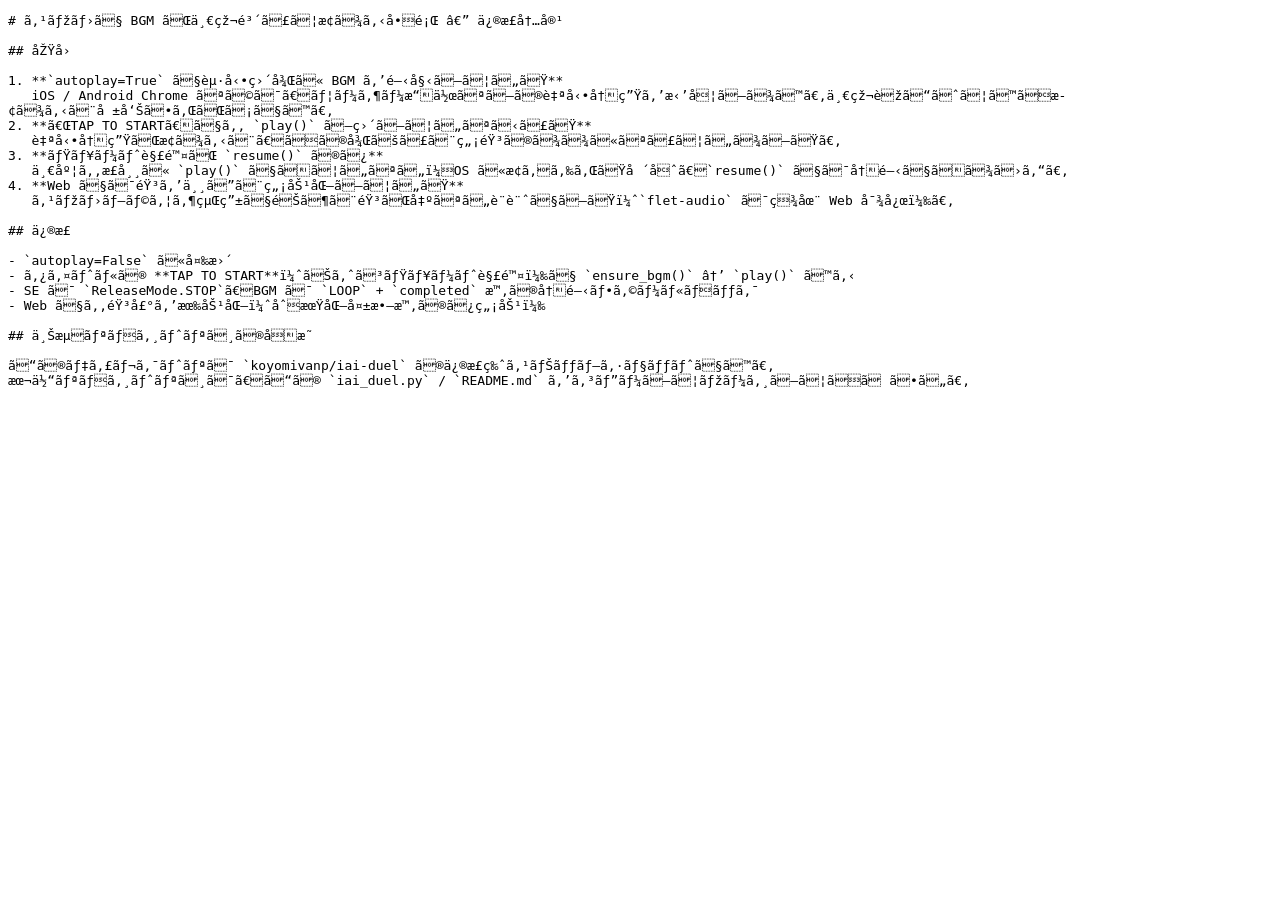
<file: iai-duel/app/index.html>
<!DOCTYPE html>
<html lang="ja">
<head>
  <meta charset="UTF-8">
  <meta name="viewport" content="width=device-width, initial-scale=1.0">
  <meta http-equiv="refresh" content="0; url=MOBILE_BGM_FIX.md">
  <title>居合デュエル修正版ソース</title>
  <link rel="stylesheet" href="../../assets/site.css">
</head>
<body>
  <div class="noise"></div>
  <main class="wrap" style="padding:96px 20px;max-width:720px;margin:0 auto;">
    <a href="../" style="color:var(--muted);text-decoration:none;">← 戻る</a>
    <h1 style="font-family:var(--font-display);margin:16px 0;">修正版ソース</h1>
    <p style="color:var(--muted);">スマホで BGM が一瞬で止まる問題の修正版です。</p>
    <ul style="color:var(--muted);line-height:1.8;">
      <li><a href="MOBILE_BGM_FIX.md" style="color:var(--game);">修正内容の説明</a></li>
      <li><a href="README.md" style="color:var(--game);">実行手順</a></li>
      <li><code>iai_duel.py</code> — 本体（TAP TO START 後に BGM 開始）</li>
    </ul>
  </main>
</body>
</html>
</file>
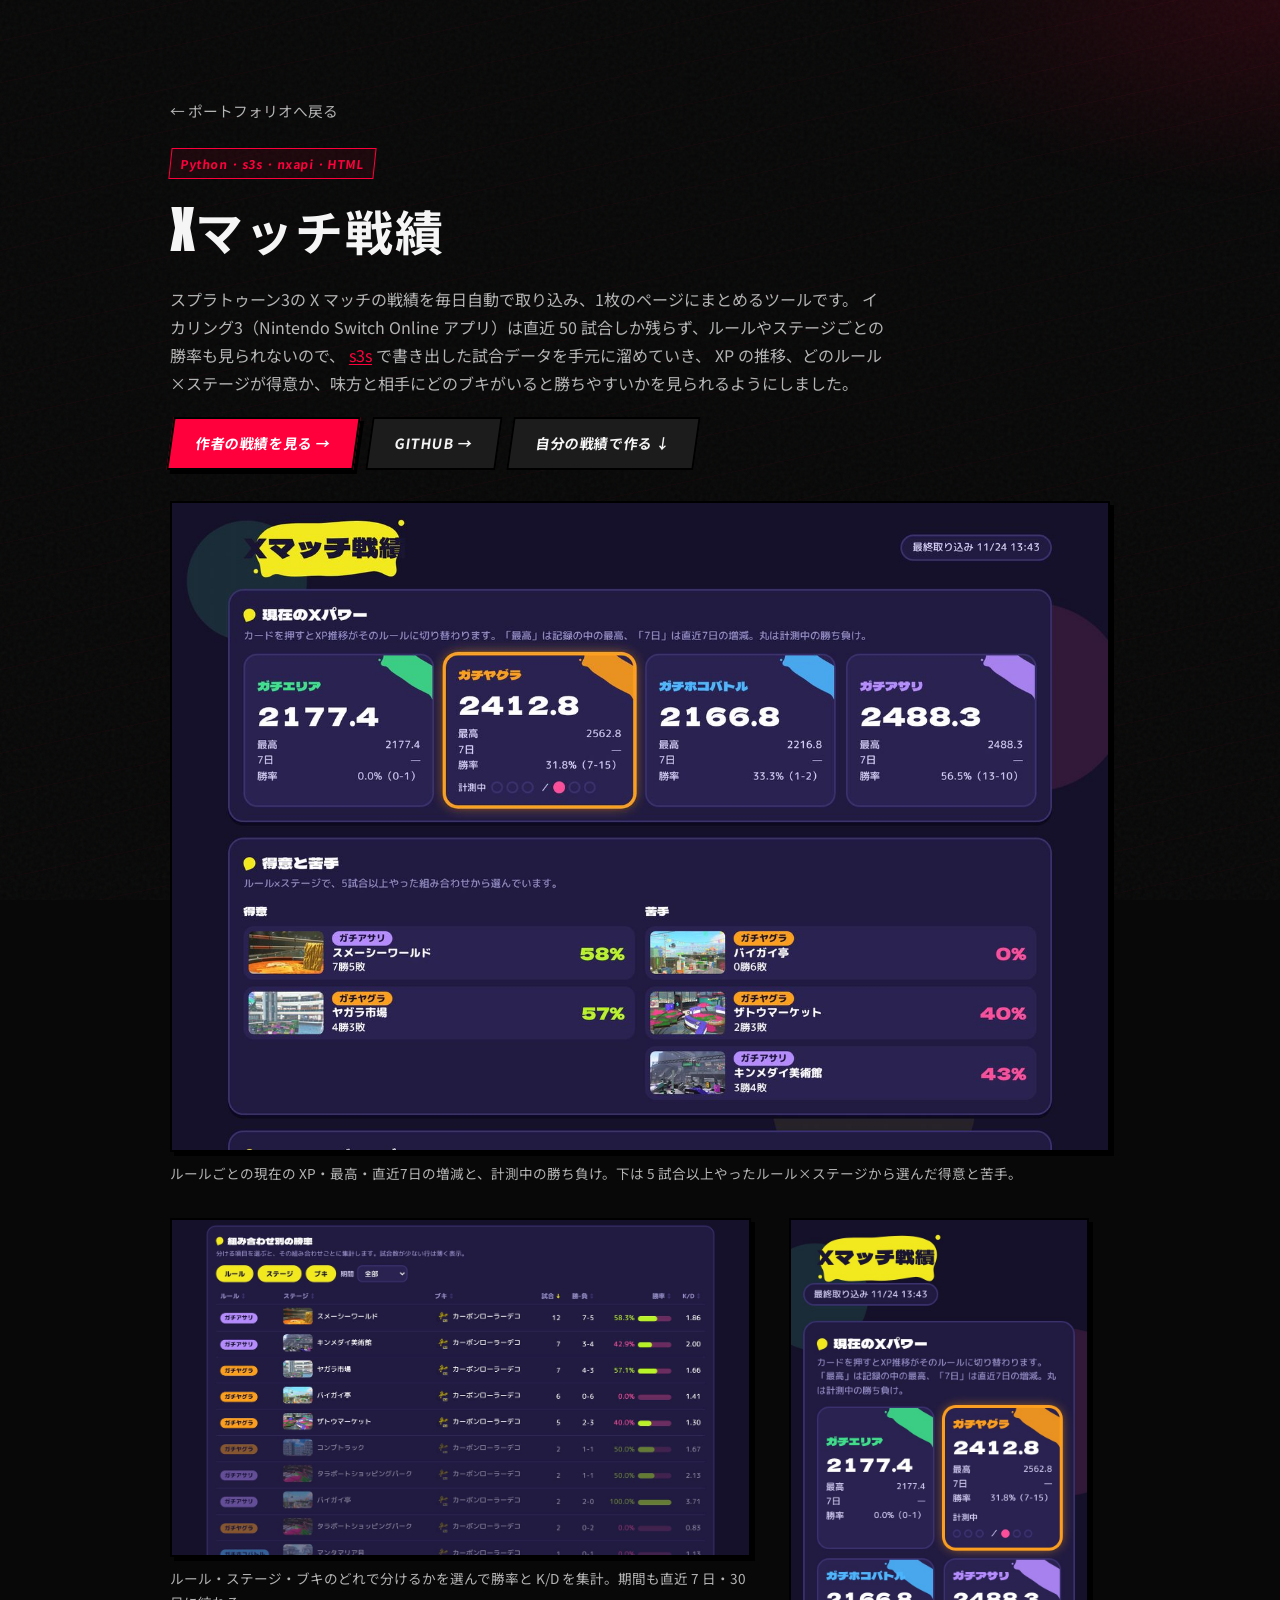
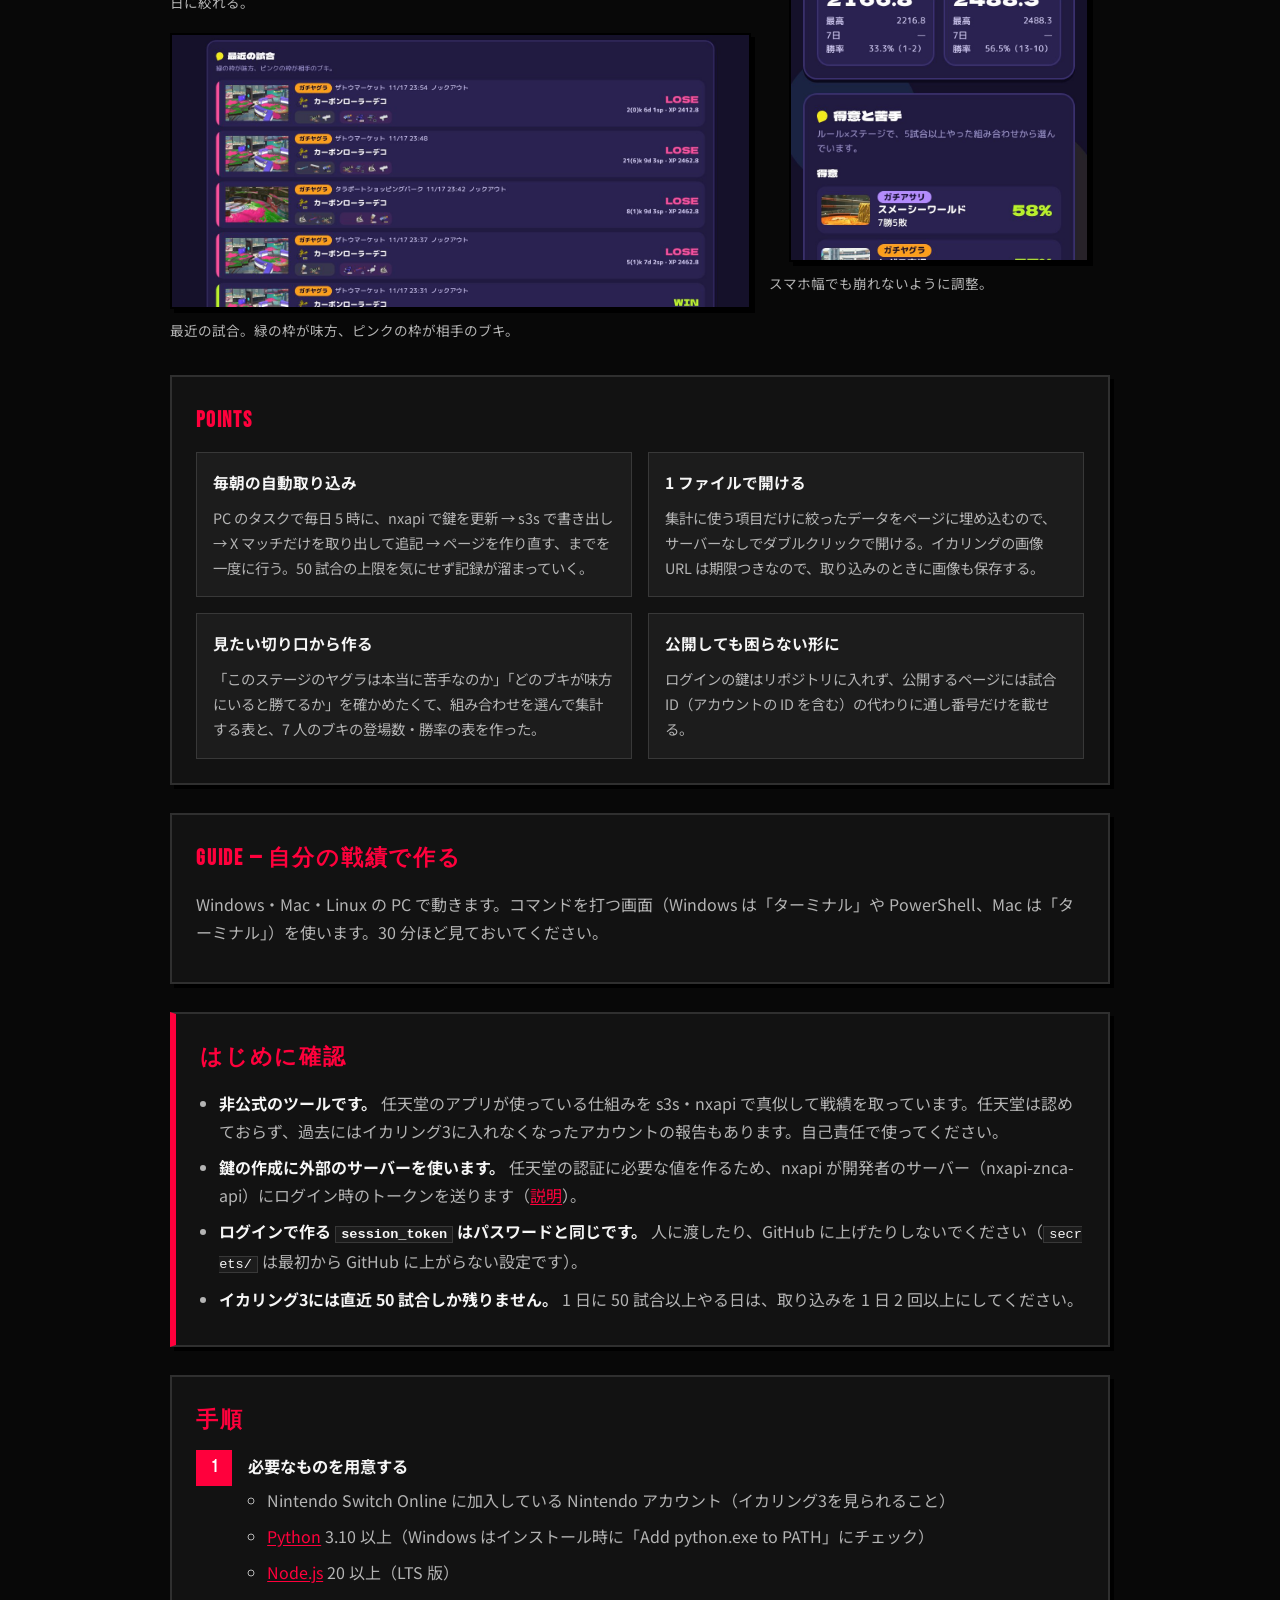
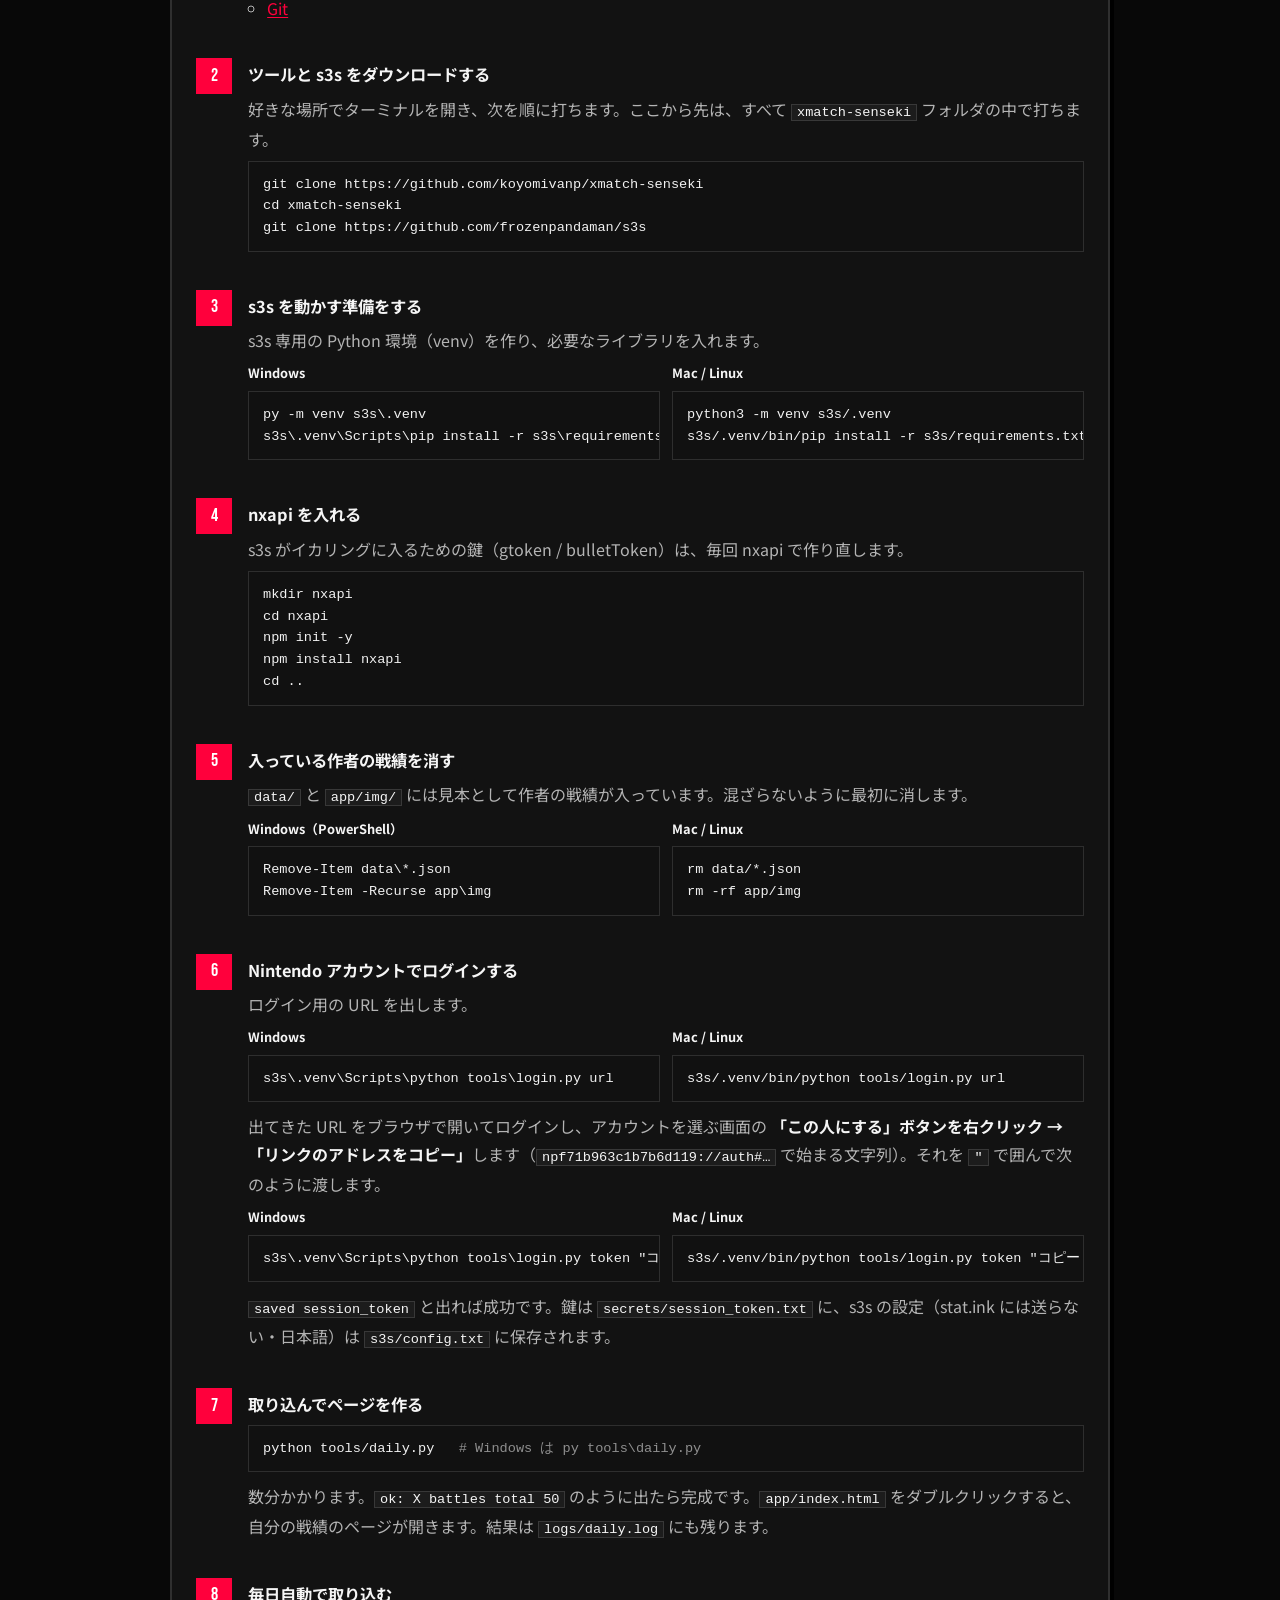
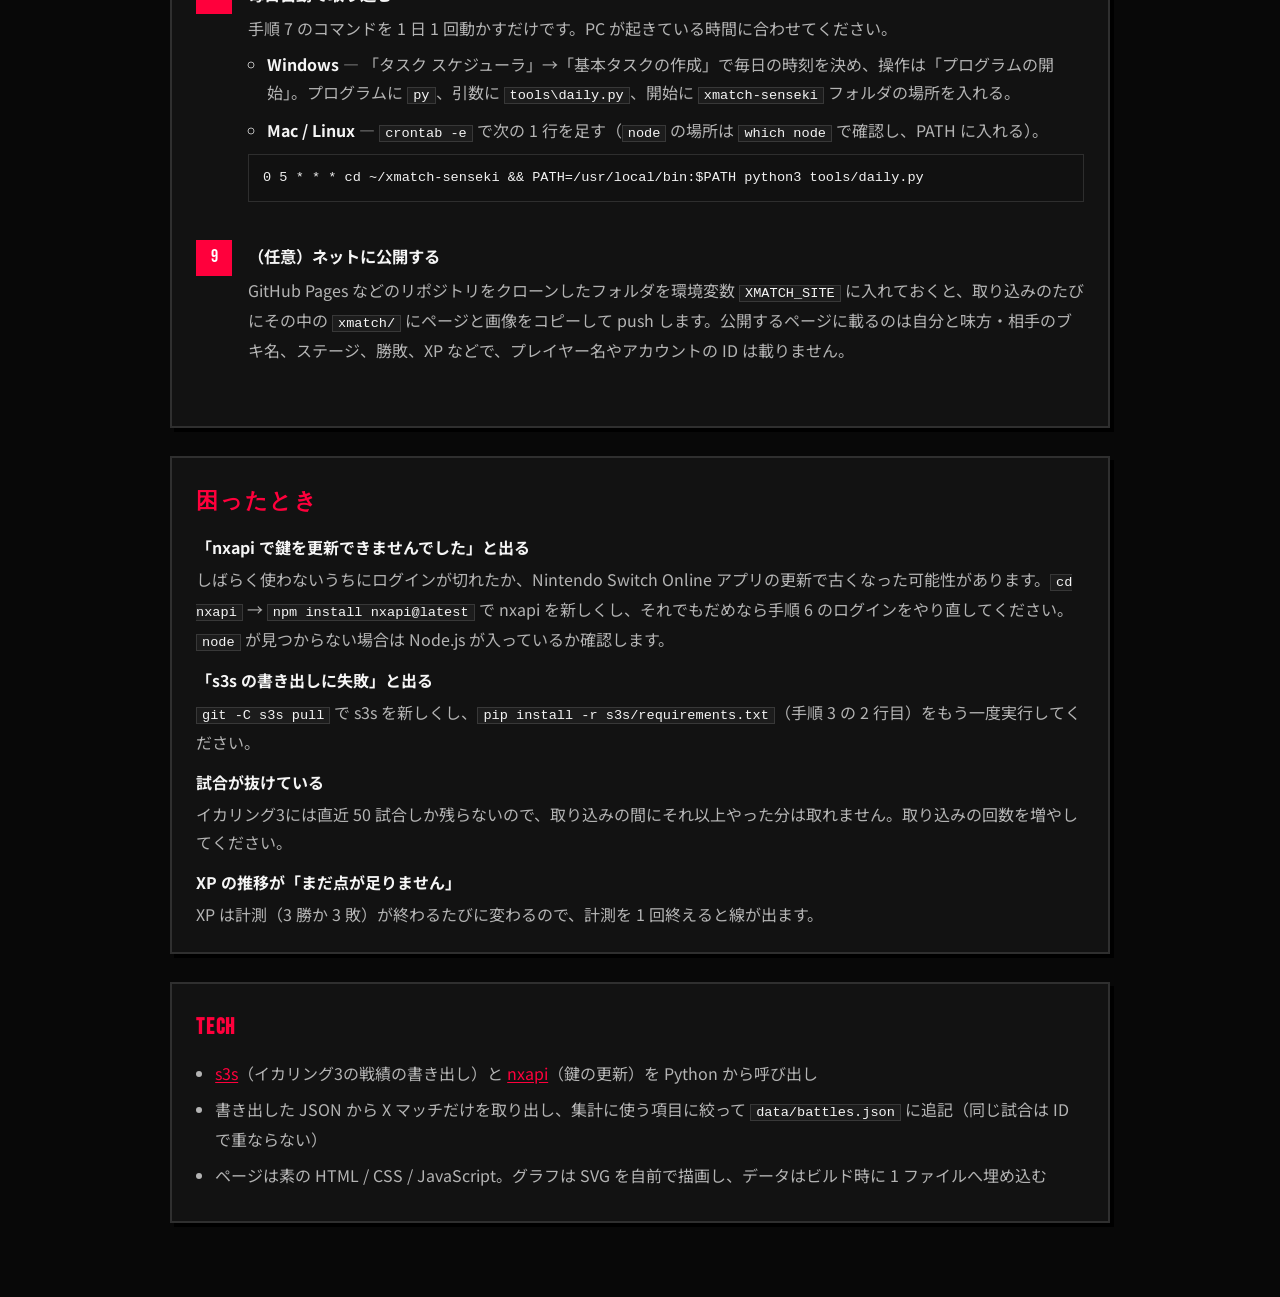
<file: xmatch/guide/index.html>
<!DOCTYPE html>
<html lang="ja">
<head>
  <meta charset="UTF-8">
  <meta name="viewport" content="width=device-width, initial-scale=1.0">
  <title>Xマッチ戦績 | Touya Oshima</title>
  <meta name="description" content="スプラトゥーン3のXマッチ戦績を、s3s で書き出して1枚のページにまとめるツール。自分の戦績で作るための手順も載せています。">
  <meta property="og:title" content="Xマッチ戦績 | Touya Oshima">
  <meta property="og:description" content="イカリング3の戦績を毎日取り込み、XP推移・ルール×ステージの得意不得意・味方と相手のブキまで1枚にまとめる。自分の戦績で作る手順つき。">
  <meta property="og:type" content="article">
  <meta property="og:url" content="https://koyomivanp.github.io/xmatch/guide/">
  <meta property="og:image" content="https://koyomivanp.github.io/assets/xmatch-top.jpg">
  <meta name="twitter:card" content="summary_large_image">
  <link rel="icon" href="data:image/svg+xml,<svg xmlns='http://www.w3.org/2000/svg' viewBox='0 0 100 100'><text y='.9em' font-size='90'>🦑</text></svg>">
  <link rel="preconnect" href="https://fonts.googleapis.com">
  <link rel="preconnect" href="https://fonts.gstatic.com" crossorigin>
  <link href="https://fonts.googleapis.com/css2?family=Anton&family=Bebas+Neue&family=Noto+Sans+JP:wght@400;500;700;900&display=swap" rel="stylesheet">
  <link rel="stylesheet" href="../../assets/site.css">
  <style>
    .work-page { max-width: 980px; margin: 0 auto; padding: 96px 20px 64px; }
    .work-page .back { display: inline-block; margin-bottom: 24px; color: var(--muted); text-decoration: none; font-size: 0.92rem; }
    .work-page .back:hover { color: var(--p5-red); }
    .work-hero h1 { font-family: var(--font-display); font-size: clamp(2rem, 6vw, 3rem); letter-spacing: 0.04em; margin-bottom: 12px; }
    .work-hero p { color: var(--muted); max-width: 720px; margin-bottom: 20px; }
    .work-actions { display: flex; flex-wrap: wrap; gap: 12px; align-items: center; }
    .work-actions .note { color: var(--muted); font-size: 0.85rem; }
    figure.shot { margin: 32px 0; }
    figure.shot img { width: 100%; height: auto; display: block; border: 2px solid #000; box-shadow: var(--shadow); background: #15112b; }
    figure.shot figcaption { color: var(--muted); font-size: 0.85rem; margin-top: 10px; }
    .shot-phone { display: grid; grid-template-columns: 1.7fr 1fr; gap: 18px; align-items: start; margin: 32px 0; }
    .shot-phone .stack { display: grid; gap: 18px; }
    .shot-phone figure.shot { margin: 0; }
    .shot-phone figure.phone img { max-width: 300px; margin: 0 auto; }
    .info-box { background: var(--surface); border: 2px solid var(--line); padding: 24px; margin: 28px 0; box-shadow: var(--shadow); }
    .info-box h2 { font-family: var(--font-en); letter-spacing: 0.08em; font-size: 1.4rem; margin-bottom: 12px; color: var(--p5-red); }
    .info-box > p { color: var(--muted); margin-bottom: 12px; }
    .info-box ul { margin-left: 1.2rem; color: var(--muted); }
    .info-box li { margin-bottom: 8px; }
    .info-box li strong { color: var(--text); }
    .points { display: grid; grid-template-columns: repeat(2, 1fr); gap: 16px; }
    .points section { background: var(--surface2); border: 1px solid var(--line); padding: 16px; }
    .points h3 { font-size: 0.98rem; margin-bottom: 8px; color: var(--text); }
    .points p { color: var(--muted); font-size: 0.9rem; }

    /* ガイド */
    .caution { border-left: 6px solid var(--p5-red); }
    ol.steps { list-style: none; margin: 0; padding: 0; counter-reset: step; }
    ol.steps > li { counter-increment: step; position: relative; padding: 0 0 22px 52px; color: var(--muted); }
    ol.steps > li::before { content: counter(step); position: absolute; left: 0; top: -2px; width: 36px; height: 36px; display: grid; place-items: center;
      background: var(--p5-red); color: #fff; font-family: var(--font-en); font-size: 1.1rem; }
    ol.steps h3 { color: var(--text); font-size: 1.02rem; margin-bottom: 6px; }
    ol.steps p { margin-bottom: 8px; }
    pre { background: #111; color: #f1f1f1; border: 1px solid var(--line); padding: 12px 14px; overflow-x: auto; font-size: 0.85rem; line-height: 1.6; margin: 6px 0 10px; }
    pre .c { color: #8f8f8f; }
    code { font-family: ui-monospace, SFMono-Regular, Menlo, Consolas, monospace; }
    p code, li code, dd code { background: var(--surface2); border: 1px solid var(--line); padding: 0 5px; font-size: 0.85em; color: var(--text); word-break: break-all; }
    pre code { background: none !important; border: 0 !important; padding: 0 !important; font-size: inherit !important; color: inherit !important; word-break: normal !important; }
    .info-box a:not(.btn), .work-hero p a { color: var(--p5-red); text-decoration: underline; text-underline-offset: 2px; }
    .os { display: grid; grid-template-columns: 1fr 1fr; gap: 12px; }
    .os > div { min-width: 0; }
    .os > div > b { display: block; font-size: 0.8rem; color: var(--text); margin-bottom: 2px; }
    dl.faq dt { color: var(--text); font-weight: 700; margin-top: 12px; }
    dl.faq dd { color: var(--muted); margin: 4px 0 0; }
    @media (max-width: 720px) {
      .shot-phone, .points, .os { grid-template-columns: 1fr; }
      ol.steps > li { padding-left: 46px; }
    }
  </style>
</head>
<body>
  <div class="noise"></div>
  <main class="work-page wrap">
    <a class="back" href="../../index.html#projects">← ポートフォリオへ戻る</a>

    <div class="work-hero">
      <span class="tag web">Python · s3s · nxapi · HTML</span>
      <h1>Xマッチ戦績</h1>
      <p>
        スプラトゥーン3の X マッチの戦績を毎日自動で取り込み、1枚のページにまとめるツールです。
        イカリング3（Nintendo Switch Online アプリ）は直近 50 試合しか残らず、ルールやステージごとの勝率も見られないので、
        <a href="https://github.com/frozenpandaman/s3s" target="_blank" rel="noopener noreferrer">s3s</a> で書き出した試合データを手元に溜めていき、
        XP の推移、どのルール×ステージが得意か、味方と相手にどのブキがいると勝ちやすいかを見られるようにしました。
      </p>
      <div class="work-actions">
        <a href="../" class="btn btn-primary">作者の戦績を見る →</a>
        <a href="https://github.com/koyomivanp/xmatch-senseki" class="btn btn-ghost" target="_blank" rel="noopener noreferrer">GitHub →</a>
        <a href="#guide" class="btn btn-ghost">自分の戦績で作る ↓</a>
      </div>
    </div>

    <figure class="shot">
      <img src="../../assets/xmatch-top.jpg" alt="Xマッチ戦績 — ルールごとの現在のXパワー、計測中の勝ち負け、ルール×ステージの得意と苦手" width="1400" height="967">
      <figcaption>ルールごとの現在の XP・最高・直近7日の増減と、計測中の勝ち負け。下は 5 試合以上やったルール×ステージから選んだ得意と苦手。</figcaption>
    </figure>

    <div class="shot-phone">
      <div class="stack">
        <figure class="shot">
          <img src="../../assets/xmatch-combo.jpg" alt="組み合わせ別の勝率 — ルール・ステージ・ブキで分けて集計した表" width="1400" height="815" loading="lazy">
          <figcaption>ルール・ステージ・ブキのどれで分けるかを選んで勝率と K/D を集計。期間も直近 7 日・30 日に絞れる。</figcaption>
        </figure>
        <figure class="shot">
          <img src="../../assets/xmatch-recent.jpg" alt="最近の試合 — ステージ画像、自分のブキ、味方と相手のブキ、勝敗" width="1400" height="662" loading="lazy">
          <figcaption>最近の試合。緑の枠が味方、ピンクの枠が相手のブキ。</figcaption>
        </figure>
      </div>
      <figure class="shot phone">
        <img src="../../assets/xmatch-phone.jpg" alt="スマートフォンでの表示" width="780" height="1688" loading="lazy">
        <figcaption>スマホ幅でも崩れないように調整。</figcaption>
      </figure>
    </div>

    <div class="info-box">
      <h2>POINTS</h2>
      <div class="points">
        <section>
          <h3>毎朝の自動取り込み</h3>
          <p>PC のタスクで毎日 5 時に、nxapi で鍵を更新 → s3s で書き出し → X マッチだけを取り出して追記 → ページを作り直す、までを一度に行う。50 試合の上限を気にせず記録が溜まっていく。</p>
        </section>
        <section>
          <h3>1 ファイルで開ける</h3>
          <p>集計に使う項目だけに絞ったデータをページに埋め込むので、サーバーなしでダブルクリックで開ける。イカリングの画像 URL は期限つきなので、取り込みのときに画像も保存する。</p>
        </section>
        <section>
          <h3>見たい切り口から作る</h3>
          <p>「このステージのヤグラは本当に苦手なのか」「どのブキが味方にいると勝てるか」を確かめたくて、組み合わせを選んで集計する表と、7 人のブキの登場数・勝率の表を作った。</p>
        </section>
        <section>
          <h3>公開しても困らない形に</h3>
          <p>ログインの鍵はリポジトリに入れず、公開するページには試合 ID（アカウントの ID を含む）の代わりに通し番号だけを載せる。</p>
        </section>
      </div>
    </div>

    <div class="info-box" id="guide">
      <h2>GUIDE — 自分の戦績で作る</h2>
      <p>Windows・Mac・Linux の PC で動きます。コマンドを打つ画面（Windows は「ターミナル」や PowerShell、Mac は「ターミナル」）を使います。30 分ほど見ておいてください。</p>
    </div>

    <div class="info-box caution">
      <h2>はじめに確認</h2>
      <ul>
        <li><strong>非公式のツールです。</strong> 任天堂のアプリが使っている仕組みを s3s・nxapi で真似して戦績を取っています。任天堂は認めておらず、過去にはイカリング3に入れなくなったアカウントの報告もあります。自己責任で使ってください。</li>
        <li><strong>鍵の作成に外部のサーバーを使います。</strong> 任天堂の認証に必要な値を作るため、nxapi が開発者のサーバー（nxapi-znca-api）にログイン時のトークンを送ります（<a href="https://github.com/samuelthomas2774/nxapi#coral-client-authentication" target="_blank" rel="noopener noreferrer">説明</a>）。</li>
        <li><strong>ログインで作る <code>session_token</code> はパスワードと同じです。</strong> 人に渡したり、GitHub に上げたりしないでください（<code>secrets/</code> は最初から GitHub に上がらない設定です）。</li>
        <li><strong>イカリング3には直近 50 試合しか残りません。</strong> 1 日に 50 試合以上やる日は、取り込みを 1 日 2 回以上にしてください。</li>
      </ul>
    </div>

    <div class="info-box">
      <h2>手順</h2>
      <ol class="steps">
        <li>
          <h3>必要なものを用意する</h3>
          <ul>
            <li>Nintendo Switch Online に加入している Nintendo アカウント（イカリング3を見られること）</li>
            <li><a href="https://www.python.org/downloads/" target="_blank" rel="noopener noreferrer">Python</a> 3.10 以上（Windows はインストール時に「Add python.exe to PATH」にチェック）</li>
            <li><a href="https://nodejs.org/ja" target="_blank" rel="noopener noreferrer">Node.js</a> 20 以上（LTS 版）</li>
            <li><a href="https://git-scm.com/downloads" target="_blank" rel="noopener noreferrer">Git</a></li>
          </ul>
        </li>
        <li>
          <h3>ツールと s3s をダウンロードする</h3>
          <p>好きな場所でターミナルを開き、次を順に打ちます。ここから先は、すべて <code>xmatch-senseki</code> フォルダの中で打ちます。</p>
<pre><code>git clone https://github.com/koyomivanp/xmatch-senseki
cd xmatch-senseki
git clone https://github.com/frozenpandaman/s3s</code></pre>
        </li>
        <li>
          <h3>s3s を動かす準備をする</h3>
          <p>s3s 専用の Python 環境（venv）を作り、必要なライブラリを入れます。</p>
          <div class="os">
            <div><b>Windows</b>
<pre><code>py -m venv s3s\.venv
s3s\.venv\Scripts\pip install -r s3s\requirements.txt</code></pre></div>
            <div><b>Mac / Linux</b>
<pre><code>python3 -m venv s3s/.venv
s3s/.venv/bin/pip install -r s3s/requirements.txt</code></pre></div>
          </div>
        </li>
        <li>
          <h3>nxapi を入れる</h3>
          <p>s3s がイカリングに入るための鍵（gtoken / bulletToken）は、毎回 nxapi で作り直します。</p>
<pre><code>mkdir nxapi
cd nxapi
npm init -y
npm install nxapi
cd ..</code></pre>
        </li>
        <li>
          <h3>入っている作者の戦績を消す</h3>
          <p><code>data/</code> と <code>app/img/</code> には見本として作者の戦績が入っています。混ざらないように最初に消します。</p>
          <div class="os">
            <div><b>Windows（PowerShell）</b>
<pre><code>Remove-Item data\*.json
Remove-Item -Recurse app\img</code></pre></div>
            <div><b>Mac / Linux</b>
<pre><code>rm data/*.json
rm -rf app/img</code></pre></div>
          </div>
        </li>
        <li>
          <h3>Nintendo アカウントでログインする</h3>
          <p>ログイン用の URL を出します。</p>
          <div class="os">
            <div><b>Windows</b>
<pre><code>s3s\.venv\Scripts\python tools\login.py url</code></pre></div>
            <div><b>Mac / Linux</b>
<pre><code>s3s/.venv/bin/python tools/login.py url</code></pre></div>
          </div>
          <p>出てきた URL をブラウザで開いてログインし、アカウントを選ぶ画面の <strong>「この人にする」ボタンを右クリック →「リンクのアドレスをコピー」</strong>します（<code>npf71b963c1b7b6d119://auth#…</code> で始まる文字列）。それを <code>"</code> で囲んで次のように渡します。</p>
          <div class="os">
            <div><b>Windows</b>
<pre><code>s3s\.venv\Scripts\python tools\login.py token "コピーしたリンク"</code></pre></div>
            <div><b>Mac / Linux</b>
<pre><code>s3s/.venv/bin/python tools/login.py token "コピーしたリンク"</code></pre></div>
          </div>
          <p><code>saved session_token</code> と出れば成功です。鍵は <code>secrets/session_token.txt</code> に、s3s の設定（stat.ink には送らない・日本語）は <code>s3s/config.txt</code> に保存されます。</p>
        </li>
        <li>
          <h3>取り込んでページを作る</h3>
<pre><code>python tools/daily.py   <span class="c"># Windows は py tools\daily.py</span></code></pre>
          <p>数分かかります。<code>ok: X battles total 50</code> のように出たら完成です。<code>app/index.html</code> をダブルクリックすると、自分の戦績のページが開きます。結果は <code>logs/daily.log</code> にも残ります。</p>
        </li>
        <li>
          <h3>毎日自動で取り込む</h3>
          <p>手順 7 のコマンドを 1 日 1 回動かすだけです。PC が起きている時間に合わせてください。</p>
          <ul>
            <li><strong>Windows</strong> — 「タスク スケジューラ」→「基本タスクの作成」で毎日の時刻を決め、操作は「プログラムの開始」。プログラムに <code>py</code>、引数に <code>tools\daily.py</code>、開始に <code>xmatch-senseki</code> フォルダの場所を入れる。</li>
            <li><strong>Mac / Linux</strong> — <code>crontab -e</code> で次の 1 行を足す（<code>node</code> の場所は <code>which node</code> で確認し、PATH に入れる）。</li>
          </ul>
<pre><code>0 5 * * * cd ~/xmatch-senseki &amp;&amp; PATH=/usr/local/bin:$PATH python3 tools/daily.py</code></pre>
        </li>
        <li>
          <h3>（任意）ネットに公開する</h3>
          <p>GitHub Pages などのリポジトリをクローンしたフォルダを環境変数 <code>XMATCH_SITE</code> に入れておくと、取り込みのたびにその中の <code>xmatch/</code> にページと画像をコピーして push します。公開するページに載るのは自分と味方・相手のブキ名、ステージ、勝敗、XP などで、プレイヤー名やアカウントの ID は載りません。</p>
        </li>
      </ol>
    </div>

    <div class="info-box">
      <h2>困ったとき</h2>
      <dl class="faq">
        <dt>「nxapi で鍵を更新できませんでした」と出る</dt>
        <dd>しばらく使わないうちにログインが切れたか、Nintendo Switch Online アプリの更新で古くなった可能性があります。<code>cd nxapi</code> → <code>npm install nxapi@latest</code> で nxapi を新しくし、それでもだめなら手順 6 のログインをやり直してください。<code>node</code> が見つからない場合は Node.js が入っているか確認します。</dd>
        <dt>「s3s の書き出しに失敗」と出る</dt>
        <dd><code>git -C s3s pull</code> で s3s を新しくし、<code>pip install -r s3s/requirements.txt</code>（手順 3 の 2 行目）をもう一度実行してください。</dd>
        <dt>試合が抜けている</dt>
        <dd>イカリング3には直近 50 試合しか残らないので、取り込みの間にそれ以上やった分は取れません。取り込みの回数を増やしてください。</dd>
        <dt>XP の推移が「まだ点が足りません」</dt>
        <dd>XP は計測（3 勝か 3 敗）が終わるたびに変わるので、計測を 1 回終えると線が出ます。</dd>
      </dl>
    </div>

    <div class="info-box">
      <h2>TECH</h2>
      <ul>
        <li><a href="https://github.com/frozenpandaman/s3s" target="_blank" rel="noopener noreferrer">s3s</a>（イカリング3の戦績の書き出し）と <a href="https://github.com/samuelthomas2774/nxapi" target="_blank" rel="noopener noreferrer">nxapi</a>（鍵の更新）を Python から呼び出し</li>
        <li>書き出した JSON から X マッチだけを取り出し、集計に使う項目に絞って <code>data/battles.json</code> に追記（同じ試合は ID で重ならない）</li>
        <li>ページは素の HTML / CSS / JavaScript。グラフは SVG を自前で描画し、データはビルド時に 1 ファイルへ埋め込む</li>
      </ul>
    </div>
  </main>
</body>
</html>
</file>
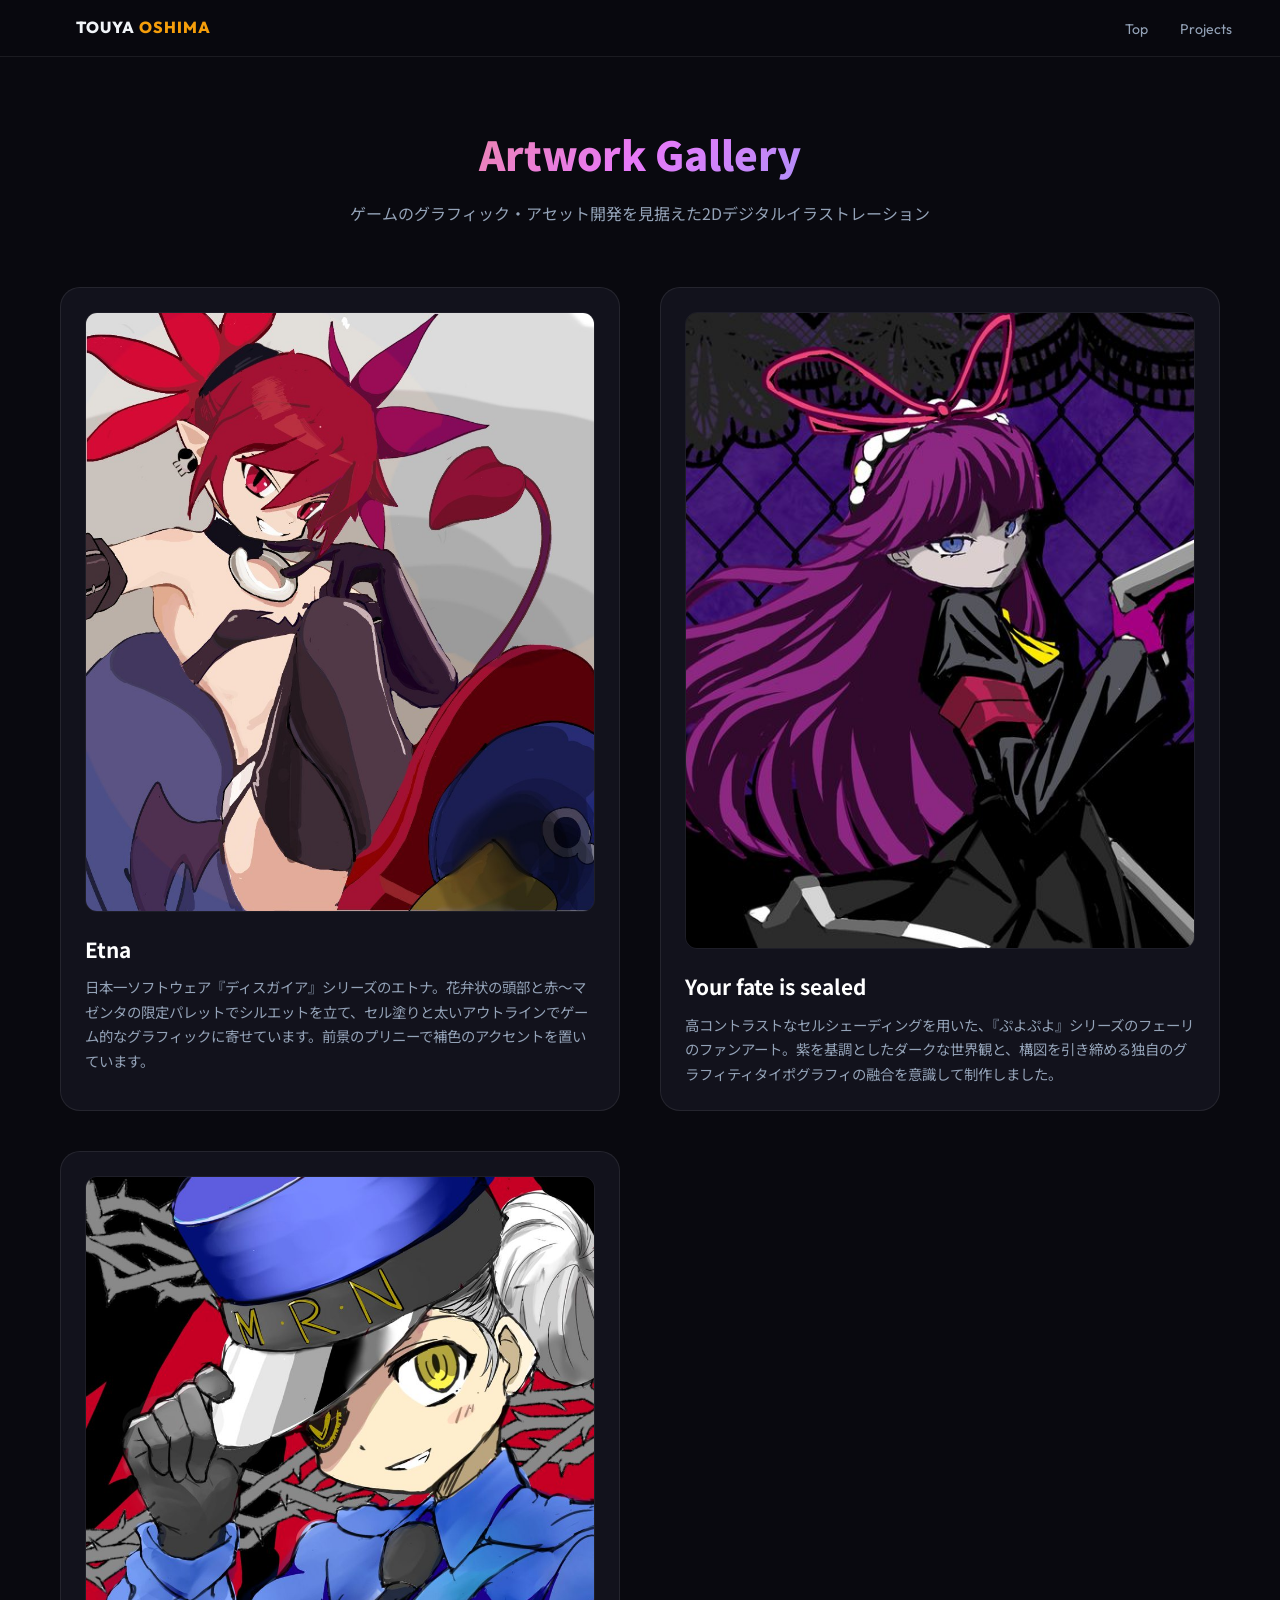
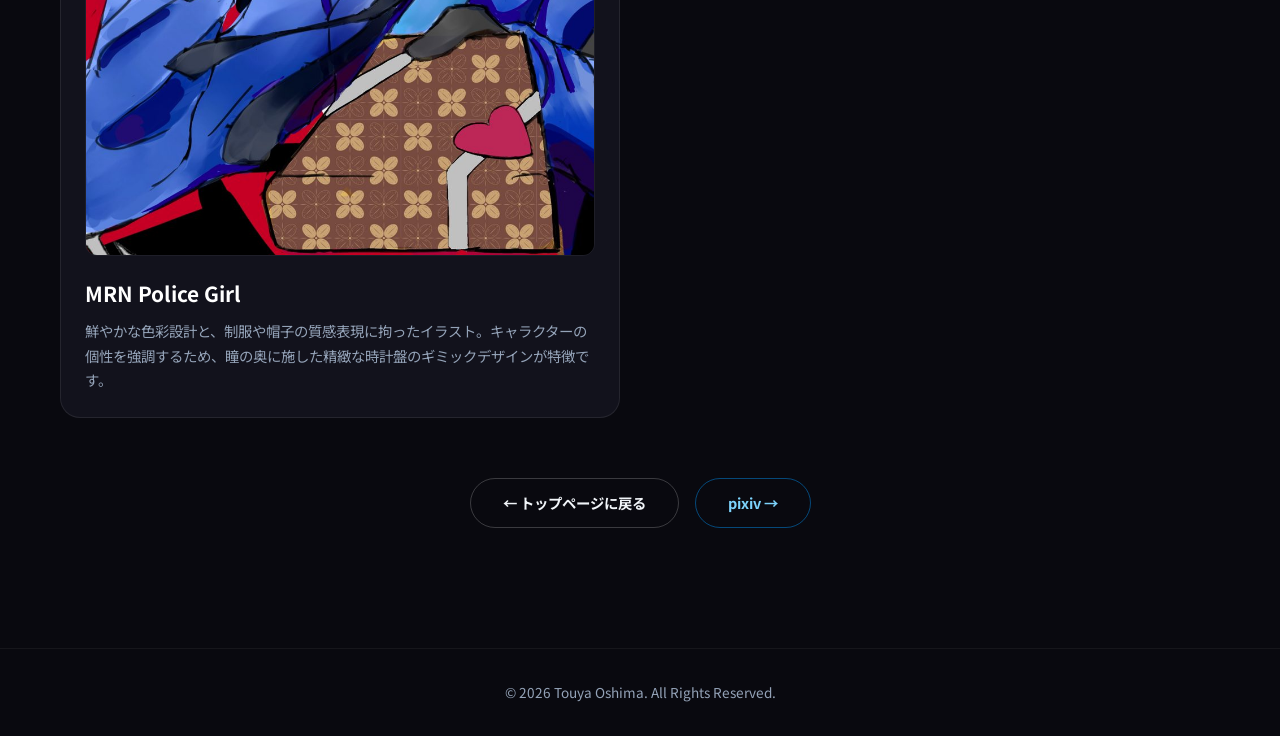
<file: artwork.html>
<!DOCTYPE html>
<html lang="ja">
<head>
  <meta charset="UTF-8">
  <meta name="viewport" content="width=device-width, initial-scale=1.0">
  <title>Artwork Gallery | Touya Oshima</title>
  <link rel="icon" href="data:image/svg+xml,<svg xmlns='http://www.w3.org/2000/svg' viewBox='0 0 100 100'><text y='.9em' font-size='90'>🎨</text></svg>">
  <link rel="manifest" href="manifest.webmanifest">
  <meta name="theme-color" content="#09090f">
  <link rel="apple-touch-icon" href="apple-touch-icon.png">
  <meta name="apple-mobile-web-app-capable" content="yes">
  <meta name="apple-mobile-web-app-title" content="Touya Oshima">
  <link rel="preconnect" href="https://fonts.googleapis.com">
  <link rel="preconnect" href="https://fonts.gstatic.com" crossorigin>
  <link href="https://fonts.googleapis.com/css2?family=Noto+Sans+JP:wght@400;700;900&family=Outfit:wght@600;800&display=swap" rel="stylesheet">
  <style>
    * { margin: 0; padding: 0; box-sizing: border-box; }
    :root {
      --game: #f59e0b;
      --art: #e879f9;
      --bg: #09090f;
      --surface: #12121c;
      --text: #f1f5f9;
      --muted: #94a3b8;
      --line: rgba(255,255,255,0.08);
      --grad: linear-gradient(135deg, #f59e0b, #e879f9, #38bdf8);
    }
    body { font-family: "Noto Sans JP", sans-serif; background: var(--bg); color: var(--text); line-height: 1.7; }

    nav {
      position: fixed; top: 0; width: 100%; background: rgba(9,9,15,0.85);
      backdrop-filter: blur(16px); padding: 14px clamp(20px, 4vw, 48px);
      display: flex; justify-content: space-between; align-items: center; z-index: 100;
      border-bottom: 1px solid var(--line);
    }
    nav .logo { font-family: Outfit, sans-serif; font-weight: 800; font-size: 1rem; color: var(--text); letter-spacing: 0.06em; text-decoration: none; }
    nav .logo span { color: var(--game); }
    nav a { color: var(--muted); text-decoration: none; margin-left: 28px; font-size: 0.88rem; font-family: Outfit, sans-serif; transition: color 0.2s; }
    nav a:hover { color: var(--text); }

    /* Main Content */
    .gallery-container { padding: 120px 20px 60px; max-width: 1200px; margin: 0 auto; min-height: 100vh; }
    
    .header-area { text-align: center; margin-bottom: 60px; }
    .header-area h1 {
      font-size: 2.5rem; font-weight: 900; margin-bottom: 12px;
      background: var(--grad);
      -webkit-background-clip: text; -webkit-text-fill-color: transparent;
    }
    .header-area p { color: var(--muted); font-size: 1rem; }

    /* Grid Layout */
    .gallery-grid { display: grid; grid-template-columns: repeat(auto-fit, minmax(450px, 1fr)); gap: 40px; }
    @media (max-width: 600px) {
      .gallery-grid { grid-template-columns: 1fr; gap: 24px; }
    }

    /* Art Card */
    .art-card {
      background: var(--surface); border: 1px solid var(--line);
      border-radius: 20px; padding: 24px; overflow: hidden;
      transition: border-color 0.2s, transform 0.2s;
    }
    .art-card:hover { border-color: rgba(232,121,249,0.4); transform: translateY(-4px); }
    
    .art-wrapper { width: 100%; border-radius: 12px; overflow: hidden; margin-bottom: 20px; border: 1px solid rgba(255,255,255,0.05); }
    .art-wrapper img { width: 100%; height: auto; display: block; }
    .art-wrapper img.char-focus-right {
      width: 100%;
      aspect-ratio: 4 / 5;
      object-fit: cover;
      object-position: 88% center;
    }

    .art-info h2 { font-size: 1.3rem; margin-bottom: 8px; color: #fff; }
    .art-info p { font-size: 0.9rem; color: var(--muted); }

    /* Button */
    .back-box { text-align: center; margin-top: 60px; }
    .btn-back {
      display: inline-block; background: transparent; color: var(--text);
      border: 1px solid rgba(255,255,255,0.2); padding: 12px 32px; border-radius: 50px;
      text-decoration: none; font-weight: bold; font-size: 0.9rem; transition: all 0.2s;
    }
    .btn-back:hover { background: rgba(255,255,255,0.05); border-color: var(--art); color: var(--art); }

    footer { text-align: center; padding: 32px; color: var(--muted); font-size: 0.85rem; border-top: 1px solid rgba(255,255,255,0.05); margin-top: 60px; }
  </style>
</head>
<body>

  <nav>
    <a href="index.html" class="logo">TOUYA <span>OSHIMA</span></a>
    <div>
      <a href="index.html">Top</a>
      <a href="index.html#projects">Projects</a>
    </div>
  </nav>

  <main class="gallery-container">
    <div class="header-area">
      <h1>Artwork Gallery</h1>
      <p>ゲームのグラフィック・アセット開発を見据えた2Dデジタルイラストレーション</p>
    </div>

    <div class="gallery-grid">

      <div class="art-card">
        <div class="art-wrapper">
          <img src="etna.jpg" alt="Etna">
        </div>
        <div class="art-info">
          <h2>Etna</h2>
          <p>日本一ソフトウェア『ディスガイア』シリーズのエトナ。花弁状の頭部と赤〜マゼンタの限定パレットでシルエットを立て、セル塗りと太いアウトラインでゲーム的なグラフィックに寄せています。前景のプリニーで補色のアクセントを置いています。</p>
        </div>
      </div>
      
      <div class="art-card">
        <div class="art-wrapper">
          <img src="feri.jpg" alt="Your fate is sealed" class="char-focus-right">
        </div>
        <div class="art-info">
          <h2>Your fate is sealed</h2>
          <p>高コントラストなセルシェーディングを用いた、『ぷよぷよ』シリーズのフェーリのファンアート。紫を基調としたダークな世界観と、構図を引き締める独自のグラフィティタイポグラフィの融合を意識して制作しました。</p>
        </div>
      </div>

      <div class="art-card">
        <div class="art-wrapper">
          <img src="pel.jpg" alt="MRN Police Girl">
        </div>
        <div class="art-info">
          <h2>MRN Police Girl</h2>
          <p>鮮やかな色彩設計と、制服や帽子の質感表現に拘ったイラスト。キャラクターの個性を強調するため、瞳の奥に施した精緻な時計盤のギミックデザインが特徴です。</p>
        </div>
      </div>

    </div>

    <div class="back-box">
      <a href="index.html" class="btn-back">← トップページに戻る</a>
      <a href="#" data-pixiv class="btn-back" style="margin-left:12px;border-color:rgba(0,150,250,0.45);color:#7dd3fc;" target="_blank" rel="noopener noreferrer">pixiv →</a>
    </div>
  </main>

  <footer>&copy; 2026 Touya Oshima. All Rights Reserved.</footer>

  <script>
    const PIXIV_PROFILE_URL = "https://www.pixiv.net/users/55574377";
    document.querySelectorAll("[data-pixiv]").forEach((link) => {
      if (!PIXIV_PROFILE_URL.includes("REPLACE")) link.href = PIXIV_PROFILE_URL;
    });

    if ("serviceWorker" in navigator) {
      window.addEventListener("load", () => {
        navigator.serviceWorker.register("sw.js").catch((err) => {
          console.error("SW registration failed:", err);
        });
      });
    }
  </script>
</body>
</html>
</file>
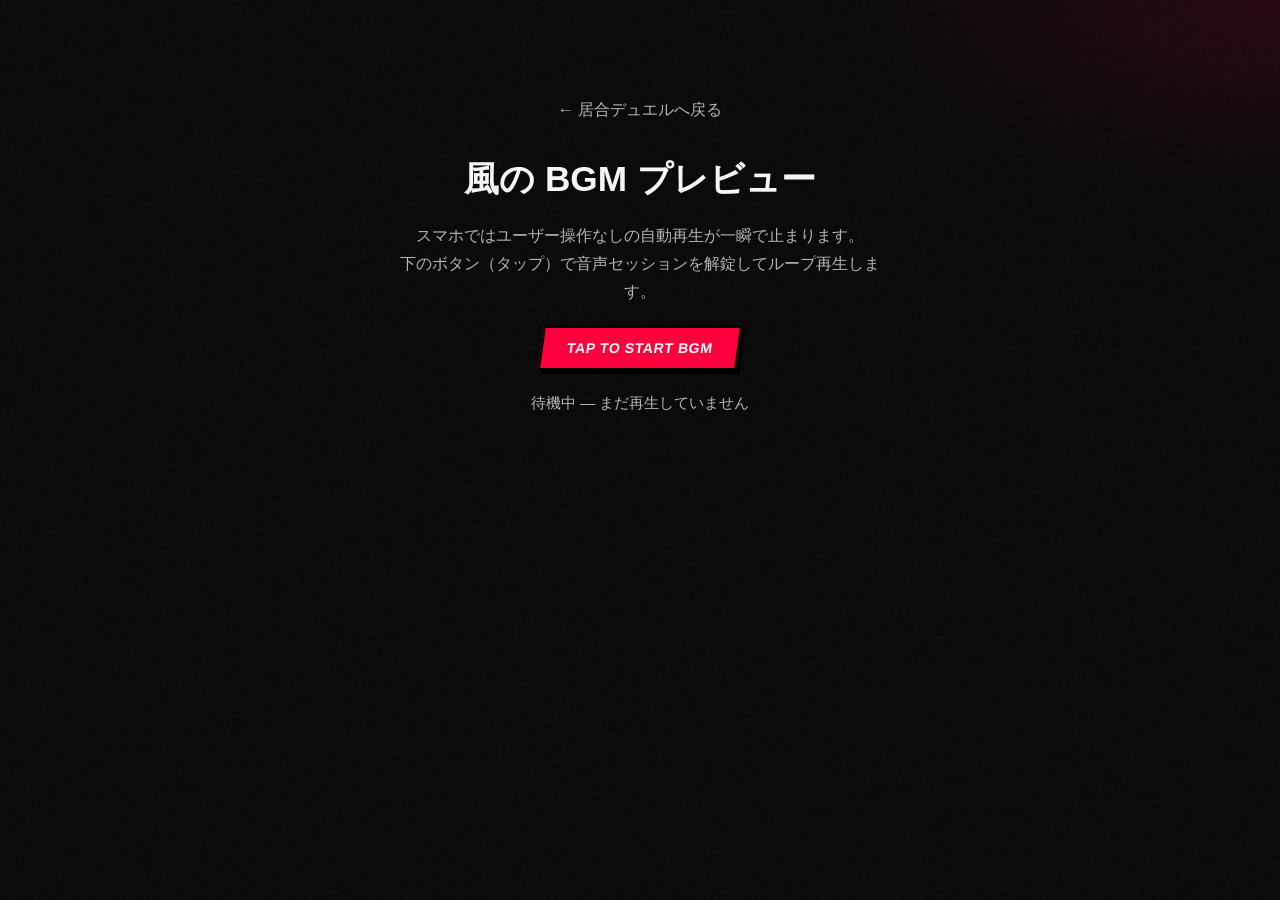
<file: iai-duel/bgm-preview.html>
<!DOCTYPE html>
<html lang="ja">
<head>
  <meta charset="UTF-8">
  <meta name="viewport" content="width=device-width, initial-scale=1.0">
  <title>居合デュエル BGM プレビュー（モバイル対策）</title>
  <link rel="stylesheet" href="../assets/site.css">
  <style>
    .preview {
      max-width: 520px;
      margin: 0 auto;
      padding: 96px 20px 64px;
      text-align: center;
    }
    .preview h1 {
      font-family: var(--font-display);
      font-size: clamp(1.6rem, 5vw, 2.2rem);
      margin-bottom: 12px;
    }
    .preview p { color: var(--muted); margin-bottom: 20px; }
    .status {
      margin-top: 20px;
      font-size: 0.95rem;
      color: var(--text);
      min-height: 1.4em;
    }
    .back {
      display: inline-block;
      margin-bottom: 24px;
      color: var(--muted);
      text-decoration: none;
    }
    .back:hover { color: var(--game); }
  </style>
</head>
<body>
  <div class="noise"></div>
  <main class="preview wrap">
    <a class="back" href="./">← 居合デュエルへ戻る</a>
    <h1>風の BGM プレビュー</h1>
    <p>スマホではユーザー操作なしの自動再生が一瞬で止まります。<br>下のボタン（タップ）で音声セッションを解錠してループ再生します。</p>
    <button type="button" id="start" class="btn btn-primary">TAP TO START BGM</button>
    <button type="button" id="stop" class="btn btn-ghost" style="display:none">停止</button>
    <p class="status" id="status" aria-live="polite">待機中 — まだ再生していません</p>
  </main>
  <script>
    // 居合デュエル本体と同じ方針:
    // 1) autoplay しない
    // 2) ユーザーのタップで play()
    // 3) loop = true（終わったら自分で再開する保険つき）
    const audio = new Audio("app/assets/wind.wav");
    audio.loop = true;
    audio.preload = "auto";
    audio.volume = 0.35;

    const startBtn = document.getElementById("start");
    const stopBtn = document.getElementById("stop");
    const status = document.getElementById("status");

    function setStatus(text) {
      status.textContent = text;
    }

    audio.addEventListener("ended", () => {
      // loop が効かない古い WebView 向け
      audio.currentTime = 0;
      audio.play().catch(() => {});
    });

    startBtn.addEventListener("click", async () => {
      try {
        await audio.play();
        startBtn.style.display = "none";
        stopBtn.style.display = "inline-flex";
        setStatus("再生中（ループ）— 止まらず続くはずです");
      } catch (err) {
        setStatus("再生に失敗: " + (err && err.message ? err.message : String(err)));
      }
    });

    stopBtn.addEventListener("click", () => {
      audio.pause();
      audio.currentTime = 0;
      startBtn.style.display = "inline-flex";
      stopBtn.style.display = "none";
      setStatus("停止しました");
    });
  </script>
</body>
</html>
</file>
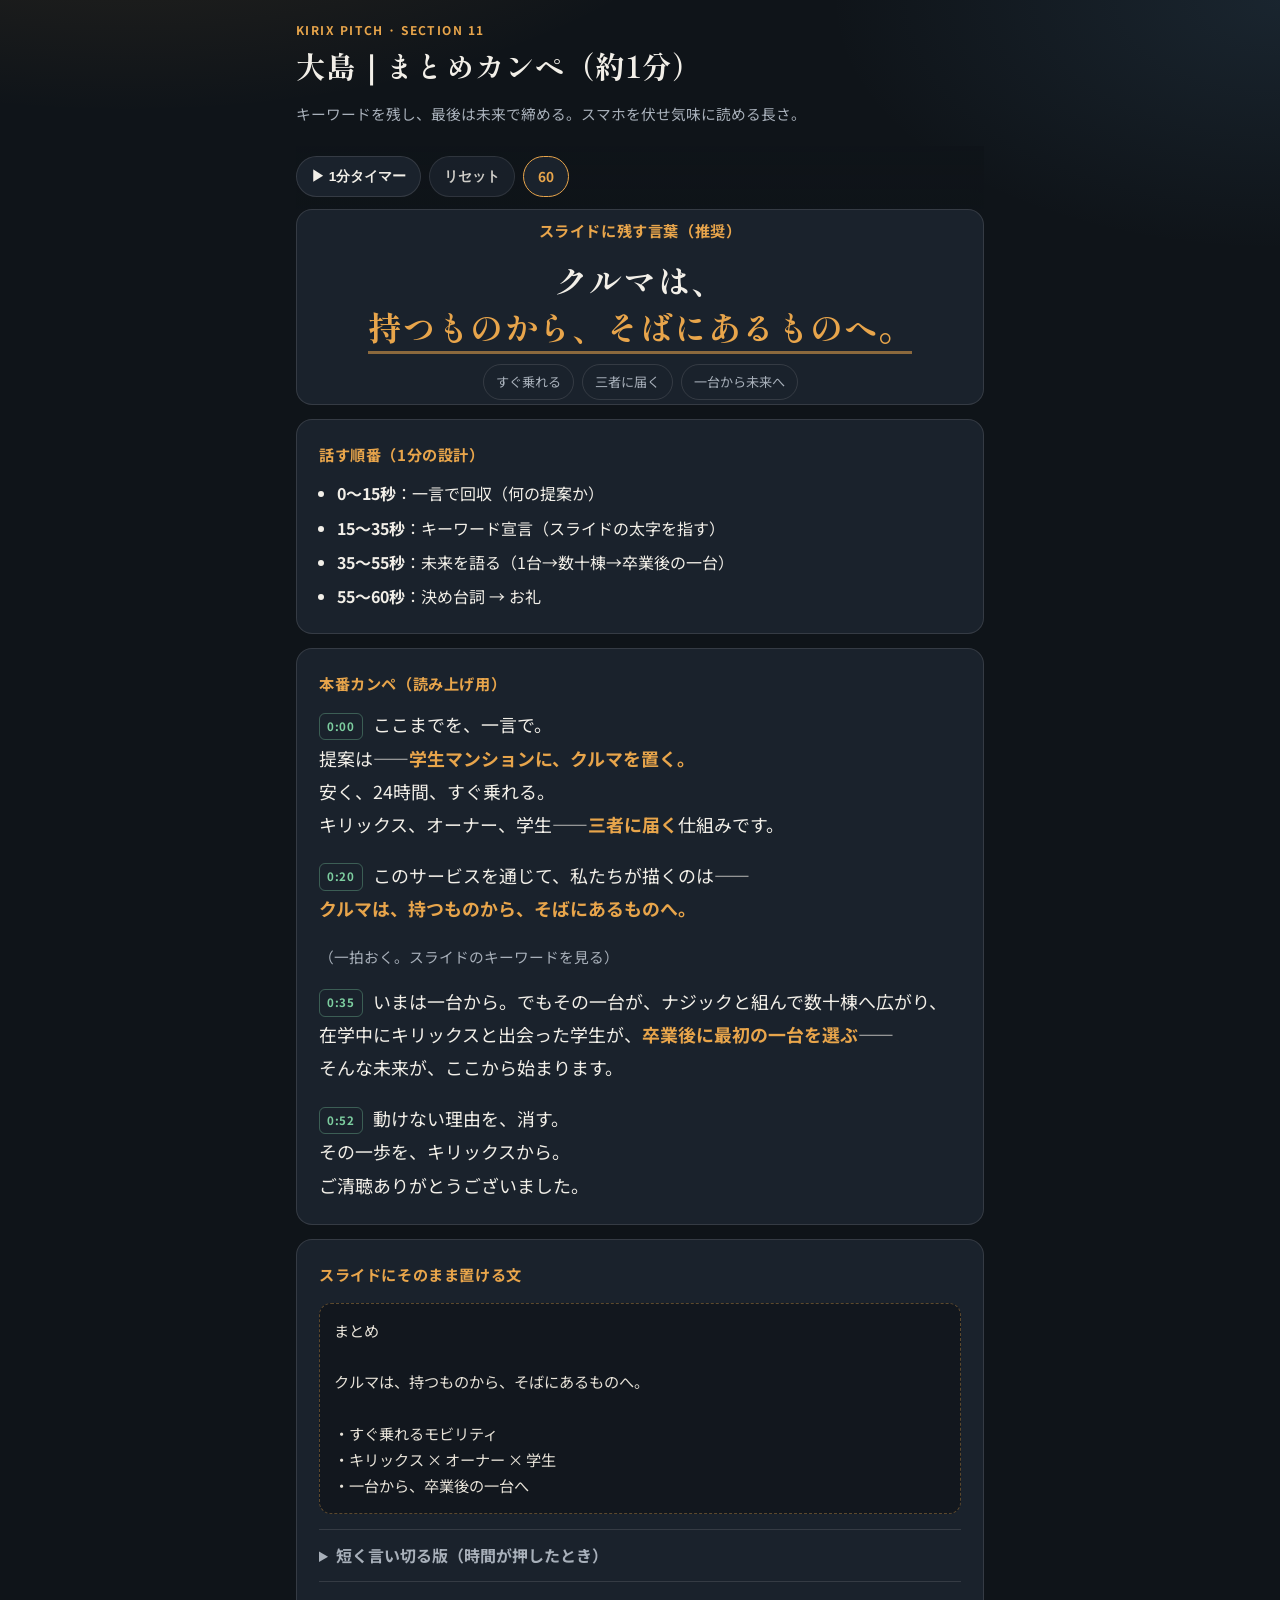
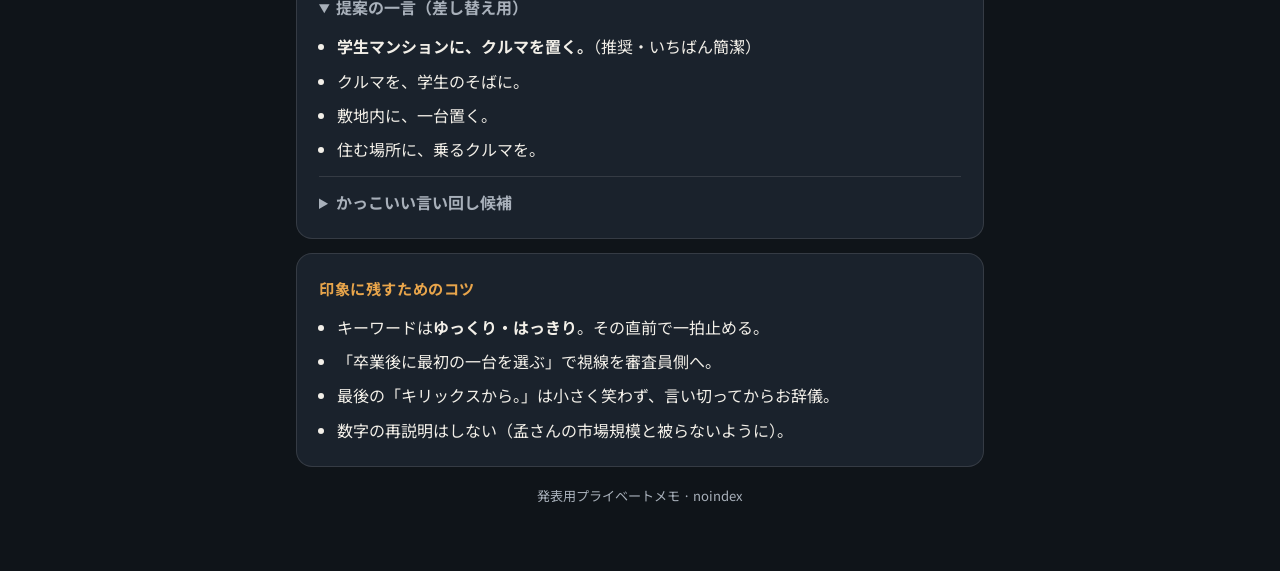
<file: kirix-pitch/oshima-kanpe.html>
<!DOCTYPE html>
<html lang="ja">
<head>
  <meta charset="UTF-8">
  <meta name="viewport" content="width=device-width, initial-scale=1, viewport-fit=cover">
  <meta name="robots" content="noindex">
  <title>大島｜まとめカンペ（約1分）</title>
  <link rel="preconnect" href="https://fonts.googleapis.com">
  <link rel="preconnect" href="https://fonts.gstatic.com" crossorigin>
  <link href="https://fonts.googleapis.com/css2?family=Noto+Sans+JP:wght@400;500;700;900&family=Shippori+Mincho:wght@600;700&display=swap" rel="stylesheet">
  <style>
    :root {
      --bg: #0f1419;
      --panel: #1a222c;
      --ink: #f2efe8;
      --muted: #a8b0ba;
      --accent: #e8a54b;
      --line: rgba(242, 239, 232, 0.12);
      --ok: #7dcea0;
    }

    * { box-sizing: border-box; }
    html { scroll-behavior: smooth; }
    body {
      margin: 0;
      font-family: "Noto Sans JP", sans-serif;
      background:
        radial-gradient(1200px 600px at 10% -10%, rgba(232, 165, 75, 0.16), transparent 55%),
        radial-gradient(900px 500px at 100% 0%, rgba(90, 140, 180, 0.14), transparent 50%),
        var(--bg);
      color: var(--ink);
      line-height: 1.7;
      min-height: 100vh;
    }

    .wrap {
      width: min(720px, 100%);
      margin: 0 auto;
      padding: 20px 16px 64px;
    }

    header {
      margin-bottom: 20px;
    }

    .eyebrow {
      font-size: 12px;
      letter-spacing: 0.12em;
      color: var(--accent);
      font-weight: 700;
      margin-bottom: 6px;
    }

    h1 {
      font-family: "Shippori Mincho", serif;
      font-size: clamp(1.4rem, 4.5vw, 1.85rem);
      line-height: 1.35;
      margin: 0 0 8px;
      font-weight: 700;
    }

    .meta {
      color: var(--muted);
      font-size: 0.92rem;
    }

    .timer-bar {
      position: sticky;
      top: 0;
      z-index: 10;
      display: flex;
      gap: 8px;
      flex-wrap: wrap;
      padding: 10px 0 12px;
      background: linear-gradient(to bottom, rgba(15, 20, 25, 0.96), rgba(15, 20, 25, 0.88));
      backdrop-filter: blur(8px);
    }

    .chip {
      border: 1px solid var(--line);
      background: var(--panel);
      color: var(--ink);
      border-radius: 999px;
      padding: 8px 14px;
      font-size: 0.85rem;
      font-weight: 700;
      cursor: pointer;
    }

    .chip.active {
      border-color: var(--accent);
      color: var(--accent);
    }

    .chip.ghost {
      opacity: 0.85;
    }

    section {
      background: var(--panel);
      border: 1px solid var(--line);
      border-radius: 16px;
      padding: 18px 16px;
      margin-bottom: 14px;
    }

    h2 {
      margin: 0 0 12px;
      font-size: 0.95rem;
      letter-spacing: 0.04em;
      color: var(--accent);
    }

    .keyword-board {
      text-align: center;
      padding: 8px 4px 4px;
    }

    .keyword-board .main {
      font-family: "Shippori Mincho", serif;
      font-size: clamp(1.55rem, 6vw, 2.1rem);
      font-weight: 700;
      line-height: 1.4;
      margin: 8px 0 14px;
    }

    .keyword-board .main em {
      font-style: normal;
      color: var(--accent);
      border-bottom: 3px solid rgba(232, 165, 75, 0.55);
    }

    .tags {
      display: flex;
      flex-wrap: wrap;
      justify-content: center;
      gap: 8px;
    }

    .tag {
      border: 1px solid var(--line);
      border-radius: 999px;
      padding: 6px 12px;
      font-size: 0.82rem;
      color: var(--muted);
    }

    .script {
      font-size: 1.05rem;
      line-height: 1.85;
    }

    .script p {
      margin: 0 0 1em;
    }

    .script p:last-child {
      margin-bottom: 0;
    }

    .beat {
      display: inline-block;
      font-size: 0.72rem;
      font-weight: 700;
      letter-spacing: 0.06em;
      color: var(--ok);
      border: 1px solid rgba(125, 206, 160, 0.35);
      border-radius: 6px;
      padding: 2px 7px;
      margin-right: 6px;
      vertical-align: middle;
      transform: translateY(-1px);
    }

    .highlight {
      color: var(--accent);
      font-weight: 700;
    }

    .pause {
      color: var(--muted);
      font-size: 0.92rem;
    }

    ul {
      margin: 0;
      padding-left: 1.15em;
    }

    li + li { margin-top: 0.45em; }

    .slide-copy {
      white-space: pre-wrap;
      font-family: "Noto Sans JP", sans-serif;
      font-size: 0.95rem;
      background: #12171e;
      border-radius: 12px;
      padding: 14px;
      border: 1px dashed rgba(232, 165, 75, 0.35);
      color: #e7e2d8;
    }

    .alt details {
      border-top: 1px solid var(--line);
      padding-top: 12px;
      margin-top: 12px;
    }

    .alt summary {
      cursor: pointer;
      color: var(--muted);
      font-weight: 700;
    }

    footer {
      color: var(--muted);
      font-size: 0.82rem;
      text-align: center;
      margin-top: 18px;
    }

    @media (min-width: 640px) {
      .script { font-size: 1.12rem; }
      section { padding: 22px 22px; }
    }
  </style>
</head>
<body>
  <div class="wrap">
    <header>
      <div class="eyebrow">KIRIX PITCH · SECTION 11</div>
      <h1>大島｜まとめカンペ（約1分）</h1>
      <p class="meta">キーワードを残し、最後は未来で締める。スマホを伏せ気味に読める長さ。</p>
    </header>

    <div class="timer-bar" aria-label="練習タイマー">
      <button class="chip" id="startBtn" type="button">▶ 1分タイマー</button>
      <button class="chip ghost" id="resetBtn" type="button">リセット</button>
      <span class="chip active" id="clock" aria-live="polite">60</span>
    </div>

    <section class="keyword-board" aria-label="スライドに残すキーワード">
      <h2>スライドに残す言葉（推奨）</h2>
      <p class="main">クルマは、<br><em>持つものから、そばにあるものへ。</em></p>
      <div class="tags">
        <span class="tag">すぐ乗れる</span>
        <span class="tag">三者に届く</span>
        <span class="tag">一台から未来へ</span>
      </div>
    </section>

    <section aria-label="話す順番">
      <h2>話す順番（1分の設計）</h2>
      <ul>
        <li><strong>0〜15秒</strong>：一言で回収（何の提案か）</li>
        <li><strong>15〜35秒</strong>：キーワード宣言（スライドの太字を指す）</li>
        <li><strong>35〜55秒</strong>：未来を語る（1台→数十棟→卒業後の一台）</li>
        <li><strong>55〜60秒</strong>：決め台詞 → お礼</li>
      </ul>
    </section>

    <section aria-label="本番カンペ">
      <h2>本番カンペ（読み上げ用）</h2>
      <div class="script">
        <p>
          <span class="beat">0:00</span>
          ここまでを、一言で。<br>
          提案は——<span class="highlight">学生マンションに、クルマを置く。</span><br>
          安く、24時間、すぐ乗れる。<br>
          キリックス、オーナー、学生——<span class="highlight">三者に届く</span>仕組みです。
        </p>
        <p>
          <span class="beat">0:20</span>
          このサービスを通じて、私たちが描くのは——<br>
          <span class="highlight">クルマは、持つものから、そばにあるものへ。</span>
        </p>
        <p class="pause">（一拍おく。スライドのキーワードを見る）</p>
        <p>
          <span class="beat">0:35</span>
          いまは一台から。でもその一台が、ナジックと組んで数十棟へ広がり、<br>
          在学中にキリックスと出会った学生が、<span class="highlight">卒業後に最初の一台を選ぶ</span>——<br>
          そんな未来が、ここから始まります。
        </p>
        <p>
          <span class="beat">0:52</span>
          動けない理由を、消す。<br>
          その一歩を、キリックスから。<br>
          ご清聴ありがとうございました。
        </p>
      </div>
    </section>

    <section aria-label="スライド原稿">
      <h2>スライドにそのまま置ける文</h2>
      <pre class="slide-copy">まとめ

クルマは、持つものから、そばにあるものへ。

・すぐ乗れるモビリティ
・キリックス × オーナー × 学生
・一台から、卒業後の一台へ</pre>
      <div class="alt">
        <details>
          <summary>短く言い切る版（時間が押したとき）</summary>
          <div class="script" style="margin-top:12px">
            <p>
              まとめます。クルマは、<span class="highlight">持つものから、そばにあるものへ。</span><br>
              一台から始めて、卒業後の最初の一台までつながる。<br>
              動けない理由を、消す。キリックスから。<br>
              ご清聴ありがとうございました。
            </p>
          </div>
        </details>
        <details open>
          <summary>提案の一言（差し替え用）</summary>
          <ul style="margin-top:12px">
            <li><strong>学生マンションに、クルマを置く。</strong>（推奨・いちばん簡潔）</li>
            <li>クルマを、学生のそばに。</li>
            <li>敷地内に、一台置く。</li>
            <li>住む場所に、乗るクルマを。</li>
          </ul>
        </details>
        <details>
          <summary>かっこいい言い回し候補</summary>
          <ul style="margin-top:12px">
            <li><strong>クルマは、持つものから、そばにあるものへ。</strong>（推奨・概念が一番かっこいい）</li>
            <li><strong>動けない理由を、消す。</strong>（短くて刺さる・決め台詞向き）</li>
            <li>「そばにクルマがある」が当たり前の世の中へ。</li>
            <li>「持たない」が、不利にならない世の中へ。</li>
            <li>足もとから、遠くへ。</li>
            <li>「持たない自由」を、本当の自由に。</li>
            <li>所有から、すぐ乗れるへ。</li>
          </ul>
        </details>
      </div>
    </section>

    <section aria-label="話し方メモ">
      <h2>印象に残すためのコツ</h2>
      <ul>
        <li>キーワードは<strong>ゆっくり・はっきり</strong>。その直前で一拍止める。</li>
        <li>「卒業後に最初の一台を選ぶ」で視線を審査員側へ。</li>
        <li>最後の「キリックスから。」は小さく笑わず、言い切ってからお辞儀。</li>
        <li>数字の再説明はしない（孟さんの市場規模と被らないように）。</li>
      </ul>
    </section>

    <footer>
      発表用プライベートメモ · noindex
    </footer>
  </div>

  <script>
    (function () {
      var clock = document.getElementById("clock");
      var startBtn = document.getElementById("startBtn");
      var resetBtn = document.getElementById("resetBtn");
      var left = 60;
      var timer = null;

      function render() {
        clock.textContent = String(left);
        clock.classList.toggle("active", left <= 10 || left === 60);
      }

      function stop() {
        if (timer) {
          clearInterval(timer);
          timer = null;
        }
        startBtn.textContent = "▶ 1分タイマー";
      }

      function tick() {
        left -= 1;
        render();
        if (left <= 0) {
          stop();
          clock.textContent = "0";
        }
      }

      startBtn.addEventListener("click", function () {
        if (timer) {
          stop();
          return;
        }
        if (left <= 0) left = 60;
        render();
        startBtn.textContent = "⏸ 一時停止";
        timer = setInterval(tick, 1000);
      });

      resetBtn.addEventListener("click", function () {
        stop();
        left = 60;
        render();
      });

      render();
    })();
  </script>
</body>
</html>
</file>
<file: assets/site.css>
*, *::before, *::after { margin: 0; padding: 0; box-sizing: border-box; }

:root {
  --bg: #080808;
  --surface: #121212;
  --surface2: #1c1c1c;
  --line: rgba(255, 255, 255, 0.12);
  --text: #f5f5f5;
  --muted: #b4b4b4;
  --p5-red: #ff003c;
  --p5-red-dark: #c8002f;
  --game: #ffb020;
  --art: #ff6eb4;
  --think: #5ecbff;
  --dev: #c89bff;
  --shadow: 4px 4px 0 #000;
  --font: "Noto Sans JP", "Segoe UI", sans-serif;
  --font-en: "Bebas Neue", "Outfit", sans-serif;
  --font-display: "Anton", "Noto Sans JP", sans-serif;
}

html { scroll-behavior: smooth; }

body {
  font-family: var(--font);
  background: var(--bg);
  color: var(--text);
  line-height: 1.75;
  overflow-x: hidden;
}

body::before {
  content: "";
  position: fixed;
  inset: 0;
  background:
    repeating-linear-gradient(
      -12deg,
      transparent,
      transparent 40px,
      rgba(255, 0, 60, 0.03) 40px,
      rgba(255, 0, 60, 0.03) 41px
    ),
    radial-gradient(ellipse 60% 40% at 100% 0%, rgba(255, 0, 60, 0.12), transparent 55%);
  pointer-events: none;
  z-index: 0;
}

.noise {
  position: fixed;
  inset: 0;
  opacity: 0.04;
  background-image: url("data:image/svg+xml,%3Csvg viewBox='0 0 256 256' xmlns='http://www.w3.org/2000/svg'%3E%3Cfilter id='n'%3E%3CfeTurbulence type='fractalNoise' baseFrequency='0.9' numOctaves='4' stitchTiles='stitch'/%3E%3C/filter%3E%3Crect width='100%25' height='100%25' filter='url(%23n)'/%3E%3C/svg%3E");
  pointer-events: none;
  z-index: 0;
}

.wrap { position: relative; z-index: 1; }

nav {
  position: fixed;
  top: 0;
  width: 100%;
  padding: 12px clamp(20px, 4vw, 48px);
  display: flex;
  justify-content: space-between;
  align-items: center;
  z-index: 200;
  background: rgba(8, 8, 8, 0.92);
  border-bottom: 3px solid var(--p5-red);
}

nav .logo {
  font-family: var(--font-display);
  font-size: 1.35rem;
  letter-spacing: 0.08em;
  color: var(--text);
  text-decoration: none;
  text-transform: uppercase;
}

nav .logo span { color: var(--p5-red); }

nav .links { display: flex; gap: clamp(16px, 3vw, 28px); align-items: center; }

nav a {
  color: var(--muted);
  text-decoration: none;
  font-size: 1rem;
  font-family: var(--font-en);
  letter-spacing: 0.12em;
  transition: color 0.15s;
}

nav a:hover { color: var(--p5-red); }

nav .nav-cta {
  padding: 8px 16px;
  background: var(--p5-red);
  color: #fff !important;
  font-weight: 700;
  transform: skewX(-8deg);
  border: 2px solid #000;
  box-shadow: var(--shadow);
}

nav .nav-cta:hover {
  background: var(--p5-red-dark);
  color: #fff !important;
}

.hero {
  min-height: 100vh;
  display: grid;
  grid-template-columns: 1.05fr 0.95fr;
  gap: clamp(32px, 5vw, 48px);
  align-items: center;
  max-width: 1180px;
  margin: 0 auto;
  padding: 120px clamp(20px, 4vw, 48px) 64px;
}

.hero-copy { max-width: 540px; }

.hero .eyebrow {
  display: inline-block;
  font-family: var(--font-en);
  font-size: 1rem;
  letter-spacing: 0.18em;
  color: #fff;
  background: var(--p5-red);
  padding: 6px 14px;
  transform: skewX(-8deg);
  border: 2px solid #000;
  box-shadow: var(--shadow);
  margin-bottom: 24px;
}

.hero h1 {
  font-size: clamp(2.2rem, 5vw, 3.8rem);
  font-weight: 900;
  line-height: 1.12;
  letter-spacing: -0.02em;
  margin-bottom: 18px;
  text-shadow: 2px 2px 0 #000;
}

.hero h1 .accent {
  color: var(--p5-red);
  -webkit-text-fill-color: var(--p5-red);
  position: relative;
}

.hero .lead {
  color: var(--muted);
  font-size: clamp(0.95rem, 2vw, 1.05rem);
  margin-bottom: 28px;
  max-width: 460px;
  border-left: 4px solid var(--p5-red);
  padding-left: 16px;
}

.hero-actions {
  display: flex;
  flex-wrap: wrap;
  gap: 12px;
  margin-bottom: 32px;
}

.btn {
  display: inline-flex;
  align-items: center;
  justify-content: center;
  gap: 8px;
  padding: 12px 24px;
  font-weight: 700;
  font-size: 0.88rem;
  font-family: var(--font);
  letter-spacing: 0.04em;
  text-decoration: none;
  text-transform: uppercase;
  transform: skewX(-8deg);
  border: 2px solid #000;
  transition: transform 0.15s, background 0.15s;
}

.btn:hover { transform: skewX(-8deg) translate(-2px, -2px); }

.btn-primary {
  background: var(--p5-red);
  color: #fff;
  box-shadow: var(--shadow);
}

.btn-primary:hover { background: var(--p5-red-dark); }

.btn-ghost {
  background: var(--surface2);
  color: var(--text);
}

.btn-ghost:hover { background: #252525; }

.hero-profile {
  display: flex;
  align-items: center;
  gap: 14px;
  padding: 12px 16px 12px 12px;
  background: var(--surface);
  border: 2px solid #000;
  box-shadow: var(--shadow);
  width: fit-content;
  clip-path: polygon(0 0, 100% 0, 100% calc(100% - 10px), calc(100% - 10px) 100%, 0 100%);
}

.hero-profile img {
  width: 48px;
  height: 48px;
  object-fit: cover;
  object-position: 32% center;
  border: 2px solid var(--p5-red);
}

.hero-profile .name { font-weight: 700; font-size: 0.9rem; }
.hero-profile .role {
  font-size: 0.75rem;
  color: var(--muted);
  font-family: var(--font-en);
  letter-spacing: 0.08em;
}

.hero-visual { position: relative; }

.art-frame {
  position: relative;
  overflow: hidden;
  border: 3px solid #000;
  box-shadow: 8px 8px 0 var(--p5-red);
  aspect-ratio: 4 / 5;
  max-height: min(72vh, 580px);
  margin-left: auto;
  clip-path: polygon(0 0, 100% 0, 100% calc(100% - 20px), calc(100% - 20px) 100%, 0 100%);
}

.art-frame img {
  width: 100%;
  height: 100%;
  object-fit: cover;
  object-position: 88% center;
  display: block;
}

/* 横長の絵（ゲームのタイトル画像など）を入れるとき */
.art-frame.wide { aspect-ratio: 16 / 9; }
.art-frame.wide img { object-position: center; }

.art-frame::after {
  content: "";
  position: absolute;
  inset: 0;
  background: linear-gradient(to top, rgba(0, 0, 0, 0.85) 0%, transparent 50%);
  pointer-events: none;
}

.art-caption {
  position: absolute;
  bottom: 18px;
  left: 18px;
  right: 18px;
  z-index: 2;
}

.art-caption .label {
  font-family: var(--font-en);
  font-size: 0.85rem;
  letter-spacing: 0.14em;
  color: var(--p5-red);
  margin-bottom: 4px;
}

.art-caption p { font-size: 0.85rem; color: #ddd; }

.float-badge {
  position: absolute;
  top: 8px;
  right: 0;
  z-index: 3;
  background: #fff;
  color: #000;
  padding: 8px 14px;
  font-family: var(--font-en);
  font-size: 0.85rem;
  letter-spacing: 0.12em;
  transform: skewX(-8deg) rotate(2deg);
  border: 2px solid #000;
  box-shadow: var(--shadow);
}

.skills-strip {
  max-width: 1180px;
  margin: 0 auto;
  padding: 0 clamp(20px, 4vw, 48px) 24px;
}

.skills-inner {
  display: flex;
  flex-wrap: wrap;
  align-items: center;
  gap: 12px 16px;
  padding: 16px 20px;
  background: var(--surface);
  border: 2px solid #000;
  box-shadow: var(--shadow);
  clip-path: polygon(0 0, 100% 0, 100% calc(100% - 12px), calc(100% - 12px) 100%, 0 100%);
}

.skills-label {
  font-family: var(--font-en);
  font-size: 1.1rem;
  letter-spacing: 0.14em;
  color: var(--p5-red);
  white-space: nowrap;
}

.skills-list {
  list-style: none;
  display: flex;
  flex-wrap: wrap;
  gap: 8px;
}

.skills-list li {
  font-size: 0.8rem;
  font-weight: 500;
  letter-spacing: 0.02em;
  padding: 5px 12px;
  background: var(--surface2);
  border: 1px solid var(--line);
  transform: skewX(-6deg);
}

section {
  max-width: 1180px;
  margin: 0 auto;
  padding: 72px clamp(20px, 4vw, 48px);
}

.section-head { margin-bottom: 40px; }

.section-head .label {
  display: inline-block;
  font-family: var(--font-en);
  font-size: 1rem;
  letter-spacing: 0.2em;
  color: #fff;
  background: var(--p5-red);
  padding: 4px 12px;
  transform: skewX(-8deg);
  border: 2px solid #000;
  margin-bottom: 12px;
}

.section-head h2 {
  font-size: clamp(1.8rem, 3.5vw, 2.4rem);
  font-weight: 900;
  letter-spacing: -0.02em;
}

.reveal {
  opacity: 0;
  transform: translateY(20px);
  transition: opacity 0.55s ease, transform 0.55s ease;
}

.reveal.visible { opacity: 1; transform: none; }

.about-grid {
  display: grid;
  grid-template-columns: auto 1fr;
  gap: clamp(24px, 4vw, 40px);
  align-items: start;
  background: var(--surface);
  border: 2px solid #000;
  box-shadow: var(--shadow);
  padding: clamp(24px, 4vw, 36px);
  clip-path: polygon(0 0, 100% 0, 100% calc(100% - 16px), calc(100% - 16px) 100%, 0 100%);
}

.about-photo {
  width: clamp(120px, 20vw, 150px);
  aspect-ratio: 3 / 4;
  object-fit: cover;
  object-position: 32% center;
  border: 2px solid #000;
  box-shadow: 4px 4px 0 var(--p5-red);
}

.about-text h3 { font-size: 1.2rem; margin-bottom: 12px; }
.about-text p { color: var(--muted); font-size: 0.94rem; margin-bottom: 12px; }
.about-text p:last-child { margin-bottom: 0; }

.pillars {
  display: grid;
  grid-template-columns: repeat(3, 1fr);
  gap: 12px;
  margin-top: 28px;
}

.pillar {
  background: var(--surface2);
  border: 2px solid #000;
  padding: 18px;
  clip-path: polygon(0 0, 100% 0, 100% calc(100% - 8px), calc(100% - 8px) 100%, 0 100%);
}

.pillar h4 {
  font-family: var(--font-en);
  font-size: 1.05rem;
  letter-spacing: 0.1em;
  margin-bottom: 6px;
}

.pillar.build h4 { color: var(--p5-red); }
.pillar.draw h4 { color: var(--art); }
.pillar.think h4 { color: var(--think); }
.pillar p { font-size: 0.82rem; color: var(--muted); line-height: 1.55; }

.projects {
  display: grid;
  grid-template-columns: repeat(6, 1fr);
  gap: 18px;
}

.project-card {
  grid-column: span 2;
  background: var(--surface);
  border: 2px solid #000;
  overflow: hidden;
  display: flex;
  flex-direction: column;
  box-shadow: var(--shadow);
  transition: transform 0.15s, box-shadow 0.15s;
}

.project-card:hover {
  transform: translate(-3px, -3px);
  box-shadow: 7px 7px 0 #000;
}

.project-card.featured,
.project-card.featured-dev {
  grid-column: 1 / -1;
  display: grid;
  grid-template-columns: 1.05fr 1fr;
}

.project-card.featured-dev {
  position: relative;
  overflow: visible;
}

.project-card.featured-dev::before {
  content: "PICK UP ▶";
  position: absolute;
  top: 14px;
  right: 12px;
  z-index: 3;
  background: var(--p5-red);
  color: #fff;
  font-family: var(--font-en);
  font-size: 0.85rem;
  letter-spacing: 0.1em;
  padding: 6px 12px;
  transform: skewX(-8deg);
  border: 2px solid #000;
  box-shadow: var(--shadow);
}

/* 画像なしの細い帯。一列ぶん使う */
.project-card.compact { grid-column: 1 / -1; }
.project-card.compact .card-body { padding: 16px 22px; }

.card-thumb {
  min-height: 180px;
  position: relative;
  overflow: hidden;
  border-bottom: 2px solid #000;
}

.project-card.featured .card-thumb,
.project-card.featured-dev .card-thumb { min-height: 260px; }

/* カードの画像は枠に合わせて切り抜く（縦長の画像でカードが伸びないように） */
.project-card .thumb-screenshot img {
  position: absolute;
  inset: 0;
  min-height: 0;
}

.project-card:not(.featured):not(.featured-dev) .card-thumb {
  aspect-ratio: 16 / 9;
  min-height: 0;
}

.works-category {
  grid-column: 1 / -1;
  margin: 8px 0 2px;
}

.works-category:first-of-type { margin-top: 0; }

.works-category h3 {
  display: inline-block;
  font-family: var(--font-en);
  font-size: 1.15rem;
  letter-spacing: 0.16em;
  color: #fff;
  background: #000;
  border: 2px solid var(--p5-red);
  padding: 8px 18px;
  transform: skewX(-8deg);
  box-shadow: var(--shadow);
}

.tag {
  display: inline-block;
  font-size: 0.75rem;
  font-weight: 700;
  letter-spacing: 0.04em;
  padding: 4px 10px;
  margin-bottom: 10px;
  border: 1px solid var(--line);
  width: fit-content;
  transform: skewX(-6deg);
}

.tag.game { color: var(--game); border-color: var(--game); }
.tag.art { color: var(--art); border-color: var(--art); }
.tag.think { color: var(--think); border-color: var(--think); }
.tag.dev { color: var(--dev); border-color: var(--dev); }
.tag.web { color: var(--p5-red); border-color: var(--p5-red); background: rgba(255, 0, 60, 0.08); }

.card-body {
  padding: 22px;
  display: flex;
  flex-direction: column;
  flex: 1;
}

.card-body h3 { font-size: 1.08rem; font-weight: 800; margin-bottom: 8px; }
.card-body p { font-size: 0.92rem; color: var(--muted); flex: 1; margin-bottom: 14px; }
.card-body .btn { align-self: flex-start; padding: 9px 18px; font-size: 0.82rem; }
.card-links { display: flex; flex-wrap: wrap; gap: 8px; }

.thumb-web-splatoon img,
.thumb-screenshot img {
  width: 100%;
  height: 100%;
  min-height: 180px;
  object-fit: cover;
  display: block;
}

.thumb-web-splatoon img { object-position: top center; min-height: 220px; }
.thumb-screenshot img.shot-kaikei { object-position: top left; }

.thumb-art {
  display: grid;
  grid-template-columns: repeat(3, 1fr);
  grid-template-rows: minmax(0, 1fr);
  gap: 2px;
}

.thumb-art img {
  width: 100%;
  height: 100%;
  object-fit: cover;
}

.thumb-art img.char-focus-right { object-position: 88% center; }
.thumb-art img.char-focus-face { object-position: 42% 18%; }

.thumb-stat {
  background: #111;
  display: flex;
  align-items: center;
  justify-content: center;
  text-align: center;
}

.thumb-stat strong {
  display: block;
  font-family: var(--font-display);
  font-size: clamp(3.5rem, 8vw, 4.5rem);
  font-weight: 400;
  line-height: 1.1;
  color: var(--p5-red);
}

.thumb-stat span { font-size: 0.9rem; font-weight: 700; }

.contact-box {
  text-align: center;
  background: var(--surface);
  border: 2px solid #000;
  box-shadow: var(--shadow);
  padding: clamp(36px, 6vw, 56px) clamp(24px, 4vw, 40px);
  clip-path: polygon(0 0, 100% 0, 100% calc(100% - 16px), calc(100% - 16px) 100%, 0 100%);
}

.contact-box p { color: var(--muted); max-width: 480px; margin: 0 auto 24px; }

.contact-box .mail {
  font-size: 1.1rem;
  font-weight: 700;
  color: var(--text);
  margin-bottom: 16px;
}

.social-links {
  display: flex;
  flex-wrap: wrap;
  gap: 10px;
  justify-content: center;
  margin: 0 auto 24px;
}

.social-links a {
  display: inline-flex;
  padding: 9px 18px;
  font-family: var(--font-en);
  letter-spacing: 0.1em;
  text-decoration: none;
  color: var(--text);
  border: 2px solid #000;
  background: var(--surface2);
  transform: skewX(-6deg);
  transition: background 0.15s;
}

.social-links a:hover { background: var(--p5-red); color: #fff; }

a:focus-visible {
  outline: 3px solid var(--think);
  outline-offset: 3px;
}

footer {
  text-align: center;
  padding: 28px 20px 44px;
  color: var(--muted);
  font-size: 0.82rem;
  font-family: var(--font-en);
  letter-spacing: 0.08em;
  border-top: 3px solid var(--p5-red);
}

footer .footer-links {
  display: flex;
  flex-wrap: wrap;
  gap: 16px 22px;
  justify-content: center;
  margin-bottom: 14px;
}

footer .footer-links a {
  color: var(--muted);
  text-decoration: none;
  transition: color 0.15s;
}

footer .footer-links a:hover { color: var(--p5-red); }

@media (max-width: 900px) {
  .hero {
    grid-template-columns: 1fr;
    padding-top: 96px;
    min-height: auto;
  }

  .art-frame {
    max-height: 400px;
    margin: 0 auto;
    max-width: 340px;
  }
  .art-frame.wide { max-width: 560px; }
  .float-badge { top: -18px; }

  .about-grid { grid-template-columns: 1fr; }
  .about-photo { width: 110px; }
  .pillars { grid-template-columns: 1fr; margin-top: 20px; }
  .pillar { display: grid; grid-template-columns: auto 1fr; column-gap: 10px; padding: 14px; }
  .pillar p { grid-column: 1 / -1; }
  .projects { grid-template-columns: 1fr; }
  .project-card { grid-column: auto; }
  .project-card.featured,
  .project-card.featured-dev { grid-template-columns: 1fr; }
  .project-card.featured .thumb-screenshot,
  .project-card.featured-dev .thumb-screenshot { aspect-ratio: 16 / 10; min-height: 0; }
  .project-card.featured-dev::before {
    position: static;
    justify-self: start;
    margin: 12px 0 12px 12px;
  }
  nav .logo { font-size: 1.1rem; white-space: nowrap; }
  nav .links { gap: 12px; }
  nav .nav-cta { display: none; }
}

@media (prefers-reduced-motion: reduce) {
  html { scroll-behavior: auto; }
  *, *::before, *::after { transition: none !important; }
  .reveal { opacity: 1; transform: none; }
}
</file>
<file: dive/dive.css>
/* 2つの見え方を1つの HTML で持つ。
   既定（.dive なし）：普通に読める作品一覧。JS 不可・WebGL 不可・動きを減らす設定はここ。
   .dive：キャンバスの上に各パネルを固定で重ね、main.js がスクロールに合わせて出し入れする。 */

:root {
  --ink: #15130f;
  --paper: #ffffff;
  --world: #f8f7f1;
  --orange: #ff7a18;
  --blue: #1b8fe0;
  --magenta: #e6317c;
  --accent: var(--orange);
  --gutter: 16px;
}

* { box-sizing: border-box; }

html { -webkit-text-size-adjust: 100%; }

body {
  margin: 0;
  background: var(--world);
  color: var(--ink);
  font-family: "Noto Sans JP", "Hiragino Sans", "Yu Gothic UI", sans-serif;
  line-height: 1.75;
  overflow-x: hidden;
}

a { color: inherit; }
img { display: block; max-width: 100%; }
h1, h2, h3, p { margin: 0; }

:focus-visible { outline: 3px solid var(--blue); outline-offset: 2px; }

.btn {
  display: inline-block;
  padding: 7px 14px;
  border: 2.5px solid var(--ink);
  background: var(--paper);
  color: var(--ink);
  font-size: 14px;
  font-weight: 700;
  line-height: 1.5;
  text-decoration: none;
  transition: transform 0.12s, background 0.12s;
}
.btn:hover { transform: translate(-1px, -2px); background: #fff3d6; }
.btn.primary { background: var(--ink); color: #fff; }
.btn.primary:hover { background: var(--accent); color: var(--ink); }

.tag {
  display: inline-block;
  padding: 1px 8px;
  background: var(--accent);
  color: var(--ink);
  font-size: 12px;
  font-weight: 700;
  line-height: 1.6;
}

[data-zone="tools"] { --accent: #52b6f5; }
[data-zone="art"] { --accent: #ff7fb0; }

/* ---------- 既定：通常の一覧 ---------- */

#stage, #veil, #progress, #spacer, .scroll-cue, .beat-spacer, .zone-no { display: none; }

#hud {
  display: flex;
  justify-content: flex-end;
  gap: 8px;
  max-width: 1040px;
  margin: 0 auto;
  padding: 14px var(--gutter) 0;
}
#hud a {
  padding: 3px 12px;
  border: 2px solid var(--ink);
  background: var(--paper);
  font-size: 13px;
  font-weight: 700;
  text-decoration: none;
}
.hud-skip { display: none; }
.hud-back { display: none; }
[data-capable="1"] .hud-back { display: inline-block; }

#journey {
  max-width: 1040px;
  margin: 0 auto;
  padding: 24px var(--gutter) 64px;
}

.hero { padding: 16px 0 28px; }
.hero h1 { font-size: inherit; font-weight: inherit; }
.sticker { display: block; }
.sticker.name { font-size: clamp(24px, 5vw, 40px); font-weight: 900; line-height: 1.35; }
.sticker.copy { margin-top: 6px; font-size: clamp(17px, 3vw, 24px); font-weight: 700; }

.zone { margin-top: 40px; }
.zone-head h2 {
  margin-bottom: 16px;
  padding-bottom: 4px;
  border-bottom: 4px solid var(--ink);
  font-size: 26px;
  font-weight: 900;
}
.zone {
  display: grid;
  grid-template-columns: repeat(auto-fill, minmax(min(100%, 300px), 1fr));
  gap: 18px;
}
.zone-head { grid-column: 1 / -1; }

.work {
  display: flex;
  flex-direction: column;
  border: 3px solid var(--ink);
  background: var(--paper);
}
.w-media { aspect-ratio: 16 / 9; overflow: hidden; border-bottom: 3px solid var(--ink); background: #e9e6da; }
.w-media img { width: 100%; height: 100%; object-fit: cover; }
.art-trio { display: grid; grid-template-columns: repeat(3, 1fr); }
.art-trio img { min-width: 0; }
.stat-media { display: grid; place-items: center; background: var(--accent); }
.stat-media div { display: flex; align-items: baseline; gap: 6px; }
.stat-media strong { font-size: 52px; font-weight: 900; line-height: 1; }
.stat-media span { font-size: 15px; font-weight: 700; }
.w-body { padding: 14px; }
.w-body h3 { margin-top: 6px; font-size: 20px; font-weight: 900; line-height: 1.4; }
.w-body p { margin-top: 6px; font-size: 14px; }
.w-links { display: flex; flex-wrap: wrap; gap: 6px; margin-top: 10px; }

.contact { margin-top: 48px; padding: 22px; border: 3px solid var(--ink); background: var(--paper); }
.contact .label { font-size: 13px; font-weight: 700; }
.contact h2 { font-size: 26px; font-weight: 900; }
.contact p:not(.label) { margin-top: 6px; }
.social { display: flex; gap: 8px; margin-top: 14px; }
.mail { margin: 12px 0; font-size: 18px; font-weight: 700; overflow-wrap: anywhere; }

.end { margin-top: 40px; text-align: center; }
.owari { display: none; }
.end-links { display: flex; justify-content: center; flex-wrap: wrap; gap: 8px; margin-top: 10px; }
.copyright { margin-top: 14px; font-size: 12px; }

#to-top { display: none; }

/* ---------- 3D の旅 ---------- */

.dive body { overflow-x: hidden; background: #7cc4ef; }

.dive #stage {
  display: block;
  position: fixed;
  inset: 0;
  width: 100%;
  height: 100vh;
  height: 100lvh;
  pointer-events: none;
}
.dive #spacer { display: block; height: calc(var(--total, 22) * 100vh); height: calc(var(--total, 22) * 100lvh); }
.dive #journey { position: static; max-width: none; padding: 0; margin: 0; }
.dive .zone { display: contents; }
.dive #to-top { display: inline-block; }

.dive #veil {
  display: block;
  position: fixed;
  inset: 0;
  background: #fff;
  opacity: 0;
  pointer-events: none;
}

.dive #progress {
  display: block;
  position: fixed;
  top: 0;
  left: 0;
  right: 0;
  height: 4px;
  z-index: 30;
  pointer-events: none;
}
.dive #progress span { display: block; height: 100%; width: 100%; background: var(--ink); transform: scaleX(0); transform-origin: left; }

.dive #hud {
  position: fixed;
  top: calc(12px + env(safe-area-inset-top));
  right: 14px;
  z-index: 40;
  padding: 0;
  margin: 0;
  max-width: none;
}
.dive .hud-skip { display: inline-block; }
.dive .hud-back, .dive .hud-normal { display: none !important; }
.dive #hud .hud-skip { background: var(--paper); box-shadow: 3px 3px 0 var(--ink); }
.dive #hud .hud-skip:hover { background: #fff3d6; }

.dive .beat {
  position: fixed;
  z-index: 10;
  opacity: var(--o, 0);
  pointer-events: none;
  will-change: transform, opacity;
}
.dive .beat.live { pointer-events: auto; }
.dive .beat-spacer { display: none; }

/* 入口 */
.dive .hero {
  top: calc(46px + env(safe-area-inset-top));
  left: clamp(16px, 5vw, 72px);
  right: 16px;
  padding: 0;
  will-change: opacity;
}
.dive .hero h1 { margin: 0; transform: translate3d(0, var(--hy, 0px), 0); }
.dive .sticker {
  display: table;
  padding: 0 10px;
  background: var(--paper);
  border: 3px solid var(--ink);
}
.dive .sticker.name { font-size: clamp(21px, 3.4vw, 44px); line-height: 1.5; box-shadow: 5px 5px 0 var(--ink); }
.dive .sticker.copy { margin-top: 10px; font-size: clamp(16px, 2.2vw, 28px); line-height: 1.6; background: #ffd23f; box-shadow: 5px 5px 0 var(--ink); }

.dive .scroll-cue {
  display: flex;
  position: fixed;
  left: 50%;
  bottom: calc(18px + env(safe-area-inset-bottom));
  flex-direction: column;
  align-items: center;
  gap: 2px;
  transform: translateX(-50%);
  font-size: 12px;
  font-weight: 700;
}
.dive .scroll-cue span { padding: 0 8px; background: var(--paper); border: 2px solid var(--ink); }
.dive .scroll-cue i {
  width: 16px;
  height: 16px;
  border-right: 4px solid var(--ink);
  border-bottom: 4px solid var(--ink);
  transform: rotate(45deg);
  animation: cue 1.2s ease-in-out infinite;
}
@keyframes cue { 50% { transform: translateY(6px) rotate(45deg); } }

/* カテゴリの門 */
.dive .zone-head {
  top: 50%;
  left: 50%;
  text-align: center;
  transform: translate3d(-50%, -50%, 0) scale(var(--s, 1));
}
.dive .zone-no { display: block; font-size: 15px; font-weight: 900; }
.dive .zone-head h2 {
  margin: 0;
  padding: 0 18px;
  border: 4px solid var(--ink);
  background: var(--accent);
  box-shadow: 7px 7px 0 var(--ink);
  font-size: clamp(38px, 8vw, 92px);
  line-height: 1.3;
  white-space: nowrap;
}

/* 作品パネル：画像と本文を別の奥行きにずらす */
.dive .work {
  top: 50%;
  width: min(450px, 38vw);
  border: 0;
  background: none;
  transform: translate3d(0, calc(-50% + var(--y, 0px)), 0) scale(var(--s, 1));
}
.dive .work[data-side="l"] { left: clamp(20px, 6vw, 100px); }
.dive .work[data-side="r"] { right: clamp(20px, 6vw, 100px); }
.dive .w-media {
  position: relative;
  z-index: 1;
  width: 86%;
  border: 3px solid var(--ink);
  transform: translate3d(var(--mx, 0px), 0, 0);
}
.dive .work[data-side="r"] .w-media { margin-left: 14%; }
.dive .work:not(.near) .w-media img { display: none; }
.dive .w-body {
  position: relative;
  z-index: 2;
  margin-top: -14px;
  border: 3px solid var(--ink);
  background: var(--paper);
  box-shadow: 8px 8px 0 var(--accent);
}

/* Contact */
.dive .contact {
  top: 50%;
  left: 50%;
  width: min(480px, calc(100vw - 32px));
  margin: 0;
  padding: 24px;
  border: 4px solid var(--ink);
  box-shadow: 10px 10px 0 var(--ink);
  text-align: center;
  transform: translate3d(-50%, -50%, 0) scale(var(--s, 1));
}
.dive .contact .social { justify-content: center; }

/* 帰還 */
.dive .end {
  top: 0;
  left: 0;
  right: 0;
  height: 100vh;
  height: 100svh;
  margin: 0;
  display: flex;
  flex-direction: column;
  align-items: center;
  justify-content: flex-start;
  padding: 11vh 16px 16px;
}
.dive .owari {
  display: block;
  font-weight: 900;
  padding: 0 28px;
  border: 5px solid var(--ink);
  background: var(--paper);
  box-shadow: 9px 9px 0 var(--ink);
  font-size: clamp(52px, 8vw, 108px);
  line-height: 1.3;
  letter-spacing: 0.06em;
  transform: translate3d(0, var(--y, 0px), 0);
}
.dive .end-links { margin-top: 20px; }
.dive .copyright { margin-top: 14px; padding: 0 8px; background: var(--ink); color: #fff; }

/* 縦画面：島は上、パネルは下 */
@media (max-aspect-ratio: 1/1) {
  .dive .work {
    top: auto;
    left: var(--gutter) !important;
    right: var(--gutter) !important;
    bottom: calc(14px + env(safe-area-inset-bottom));
    width: auto;
    transform: translate3d(0, var(--y, 0px), 0) scale(var(--s, 1));
    transform-origin: 50% 100%;
    display: grid;
    grid-template-columns: 34% 1fr;
    grid-template-rows: auto auto;
    align-items: end;
  }
  .dive .w-media,
  .dive .work[data-side="r"] .w-media {
    grid-column: 1;
    grid-row: 1;
    width: 100%;
    margin: 0 0 -3px;
    aspect-ratio: 4 / 3;
  }
  .dive .w-body {
    grid-column: 1 / -1;
    grid-row: 2;
    margin-top: 0;
    padding: 10px 12px 12px;
    box-shadow: 5px 5px 0 var(--accent);
  }
  .dive .w-body h3 { font-size: 18px; margin-top: 3px; }
  .dive .w-body p { font-size: 13px; line-height: 1.65; margin-top: 3px; }
  .dive .w-links { margin-top: 7px; }
  .dive .btn { font-size: 13px; padding: 5px 10px; }
  .dive .stat-media strong { font-size: 34px; }
  .dive .stat-media span { font-size: 12px; }
}

/* 横持ちスマホなど、高さがないとき：画像を畳む */
@media (max-height: 560px) and (min-aspect-ratio: 1/1) {
  .dive .w-media { display: none; }
  .dive .work { width: min(420px, 50vw); }
  .dive .w-body { margin-top: 0; padding: 10px 12px; }
  .dive .w-body h3 { font-size: 17px; }
  .dive .w-body p { font-size: 12.5px; line-height: 1.55; }
  .dive .w-links { margin-top: 6px; }
  .dive .btn { font-size: 12px; padding: 3px 9px; }
  .dive .sticker.name { font-size: 20px; }
  .dive .sticker.copy { font-size: 15px; margin-top: 6px; }
  .dive .contact { padding: 10px 16px; line-height: 1.5; }
  .dive .contact h2 { font-size: 20px; }
  .dive .contact p:not(.label) { font-size: 13px; }
  .dive .contact .social { margin-top: 6px; }
  .dive .mail { margin: 4px 0; font-size: 15px; }
  .dive .end { padding-top: 34px; }
  .dive .owari { font-size: 46px; }
  .dive .end-links { margin-top: 12px; }
}

@media (max-width: 360px) {
  .dive .w-body p { font-size: 12.5px; line-height: 1.55; }
}
</file>
<file: dojo/styles.css>
:root {
  --ink: #1c1917;
  --muted: #57534e;
  --line: #e7e0d6;
  --paper: #f6f1e8;
  --card: #fffdf9;
  --accent: #9f2d1a;
  --ok: #1f7a4d;
  --ok-bg: #e7f5ee;
  --ng: #b42318;
  --ng-bg: #fdeceb;
  --mark: #fff7ed;
  --shadow: 0 18px 50px rgba(60, 40, 20, 0.08);
  font-family: "Yu Gothic UI", "Hiragino Sans", "Noto Sans JP", sans-serif;
}

* { box-sizing: border-box; }

body {
  margin: 0;
  color: var(--ink);
  background:
    radial-gradient(1200px 400px at 10% -10%, #fff, transparent 50%),
    var(--paper);
  min-height: 100vh;
}

button, input, select, textarea { font: inherit; color: inherit; }

button { cursor: pointer; }

#app {
  max-width: 920px;
  margin: 0 auto;
  padding: 28px 20px 64px;
}

.top {
  display: flex;
  justify-content: space-between;
  gap: 24px;
  align-items: flex-end;
  margin-bottom: 22px;
}

.subjects {
  display: flex;
  gap: 8px;
  margin-bottom: 18px;
}

.subjects button {
  border-radius: 12px;
  border: 1px solid var(--line);
  background: #fff;
  padding: 8px 14px;
  font-size: 14px;
}

.subjects button.on {
  background: var(--accent);
  color: #fff;
  border-color: var(--accent);
}

.scope {
  margin: 10px 0 0;
  padding-left: 1.15em;
  color: var(--muted);
  font-size: 12px;
  line-height: 1.7;
}

.eyebrow {
  margin: 0 0 6px;
  letter-spacing: 0.14em;
  font-size: 12px;
  color: var(--accent);
}

h1 {
  margin: 0;
  font-family: "Yu Mincho", "Hiragino Mincho ProN", serif;
  font-size: 32px;
  font-weight: 600;
  letter-spacing: 0.04em;
}

.lede {
  margin: 8px 0 0;
  color: var(--muted);
  font-size: 14px;
  line-height: 1.6;
}

.score {
  text-align: right;
  min-width: 140px;
}

.score b {
  display: block;
  font-family: "Yu Mincho", "Hiragino Mincho ProN", serif;
  font-size: 48px;
  line-height: 1;
  font-weight: 600;
}

.score span { color: var(--muted); font-size: 13px; }

.filters {
  display: flex;
  flex-wrap: wrap;
  gap: 8px;
  margin-bottom: 10px;
}

.filters button, .ghost, .primary {
  border-radius: 999px;
  border: 1px solid var(--line);
  background: transparent;
  padding: 7px 12px;
  font-size: 13px;
}

.filters button small {
  display: block;
  color: var(--muted);
  font-size: 11px;
}

.filters button.on {
  background: var(--ink);
  color: #fff;
  border-color: var(--ink);
}

.filters button.on small { color: #d6d3d1; }

.card {
  background: var(--card);
  border: 1px solid var(--line);
  border-radius: 18px;
  box-shadow: var(--shadow);
  padding: 26px 26px 20px;
  min-height: 320px;
}

.meta {
  display: flex;
  justify-content: space-between;
  gap: 12px;
  color: var(--muted);
  font-size: 13px;
  margin-bottom: 8px;
}

.topic {
  margin: 0 0 8px;
  font-family: "Yu Mincho", "Hiragino Mincho ProN", serif;
  font-size: 18px;
}

.badge {
  display: inline-block;
  margin-left: 8px;
  padding: 1px 8px;
  border-radius: 999px;
  border: 1px solid var(--line);
  font-family: "Yu Gothic UI", "Hiragino Sans", sans-serif;
  font-size: 11px;
  letter-spacing: 0.08em;
  vertical-align: 2px;
  color: var(--muted);
}

.fileline {
  margin: 0 0 14px;
  color: var(--muted);
  font-size: 12px;
}

.model {
  margin: 8px 0 0;
  font-family: "Yu Mincho", "Hiragino Mincho ProN", serif;
  font-size: 16px;
  line-height: 1.85;
  white-space: pre-wrap;
}

.points {
  margin: 8px 0 0;
  padding-left: 1.2em;
  font-size: 14px;
  line-height: 1.7;
}

.prompt {
  font-family: "Yu Mincho", "Hiragino Mincho ProN", serif;
  font-size: 20px;
  line-height: 2.15;
  margin: 0;
}

.prompt .blank {
  display: inline-block;
  min-width: 6.5rem;
  border-bottom: 2px solid var(--ink);
  padding: 0 0.4em;
  text-align: center;
  vertical-align: baseline;
  max-width: 100%;
  overflow-wrap: anywhere;
}

.prompt .blank.ng {
  color: var(--ng);
  background: var(--ng-bg);
  border-bottom-color: var(--ng);
}

.prompt .blank.ok {
  color: var(--ok);
  background: var(--ok-bg);
  border-bottom-color: var(--ok);
}

.actions {
  display: flex;
  flex-wrap: wrap;
  gap: 8px;
  margin-top: 22px;
}

.primary {
  background: var(--ink);
  color: #fff;
  border-color: var(--ink);
  border-radius: 10px;
  padding: 10px 16px;
}

.ghost { border-radius: 10px; padding: 10px 14px; background: #fff; }

.primary:disabled, .ghost:disabled { opacity: 0.45; cursor: default; }

.ghost.danger { color: var(--ng); border-color: #f0c7c3; }

.field { display: block; margin-top: 12px; }

.field span {
  display: block;
  margin-bottom: 4px;
  color: var(--muted);
  font-size: 12px;
}

.field input, .field select, .field textarea {
  display: block;
  width: 100%;
  border: 1px solid var(--line);
  border-radius: 10px;
  background: #fff;
  padding: 9px 11px;
  font-size: 16px;
  line-height: 1.7;
}

.field textarea { resize: vertical; }

.hint {
  margin: 6px 0 8px;
  color: var(--muted);
  font-size: 12px;
  line-height: 1.6;
}

.chips {
  display: flex;
  flex-wrap: wrap;
  gap: 6px;
  margin: 10px 0 0;
  padding: 0;
  list-style: none;
}

.chip {
  border: 1px solid var(--line);
  border-radius: 999px;
  background: var(--mark);
  padding: 5px 11px;
  font-size: 13px;
  overflow-wrap: anywhere;
}

.form-error {
  min-height: 1.4em;
  margin: 10px 0 0;
  color: var(--ng);
  font-size: 13px;
}

.result {
  margin-top: 18px;
  padding-top: 14px;
  border-top: 1px dashed var(--line);
}

.stamp {
  display: inline-block;
  font-family: "Yu Mincho", serif;
  font-size: 22px;
  letter-spacing: 0.12em;
  border: 3px solid currentColor;
  padding: 2px 10px 4px;
  transform: rotate(-6deg);
  margin-bottom: 8px;
}

.stamp.ok { color: var(--ok); }
.stamp.ng { color: var(--ng); }

.keys { margin: 8px 0 0; padding: 0; list-style: none; }
.keys li { margin: 4px 0; font-size: 14px; line-height: 1.6; }
.keys b { font-weight: 600; }

.explain, .source {
  color: var(--muted);
  font-size: 14px;
  line-height: 1.7;
  margin: 10px 0 0;
}

.side {
  display: flex;
  justify-content: space-between;
  gap: 16px;
  align-items: flex-start;
  margin-top: 16px;
}

.weak {
  display: flex;
  flex-wrap: wrap;
  gap: 6px;
  margin: 0;
  padding: 0;
  list-style: none;
}

.weak button {
  border: 1px solid #f0c7c3;
  background: #fff;
  color: var(--ng);
  border-radius: 999px;
  padding: 4px 10px;
  font-size: 12px;
}

.tools { display: flex; flex-wrap: wrap; gap: 8px; flex-shrink: 0; }

.tools button {
  border: none;
  background: none;
  color: var(--muted);
  text-decoration: underline;
  padding: 0;
  font-size: 12px;
}

.empty {
  color: var(--muted);
  padding: 48px 0;
  text-align: center;
}

.foot {
  margin-top: 18px;
  color: var(--muted);
  font-size: 12px;
  line-height: 1.6;
}

kbd {
  font-family: inherit;
  border: 1px solid var(--line);
  border-bottom-width: 2px;
  border-radius: 4px;
  padding: 0 4px;
  background: #fff;
}

@media (max-width: 680px) {
  .top, .side { flex-direction: column; align-items: stretch; }
  .score { text-align: left; }
  h1 { font-size: 26px; }
  .prompt { font-size: 18px; }
  .card { padding: 18px 16px; }
}
</file>
<file: photo-pdf/assets/index-D1YGjuiM.css>
:root{color:#1a1f36;background:#f4f6fb;font-family:Noto Sans JP,Segoe UI,sans-serif;line-height:1.5}*{box-sizing:border-box}body{min-height:100vh;margin:0}.shell{max-width:720px;margin:0 auto;padding:20px 16px 32px}.header,.option,.empty-card,.footer{background:#fff;border:1px solid #e3e8f3;border-radius:18px}.header{justify-content:space-between;align-items:center;margin-bottom:12px;padding:16px 18px;display:flex}.brand{align-items:center;gap:12px;display:flex}.logo{color:#fff;background:#3b5bfd;border-radius:14px;place-items:center;width:44px;height:44px;font-size:13px;font-weight:800;display:grid}.header h1{margin:0;font-size:22px}.header p{color:#5c647a;margin:2px 0 0;font-size:13px}.badge{color:#3b5bfd;background:#eef1ff;border-radius:18px;place-items:center;min-width:36px;height:36px;padding:0 10px;font-weight:700;display:grid}.option{justify-content:space-between;align-items:center;gap:12px;margin-bottom:12px;padding:14px 16px;display:flex}.option strong{font-size:14px;display:block}.option span{color:#5c647a;margin-top:2px;font-size:12px;display:block}.switch{flex-shrink:0;width:48px;height:28px;position:relative}.switch input{opacity:0;width:0;height:0}.switch span{background:#e3e8f3;border-radius:999px;transition:all .2s;position:absolute;inset:0}.switch span:before{content:"";background:#fff;border-radius:50%;width:22px;height:22px;transition:all .2s;position:absolute;top:3px;left:3px}.switch input:checked+span{background:#a9b8ff}.switch input:checked+span:before{background:#3b5bfd;transform:translate(20px)}.empty-card{text-align:center;padding:32px 24px}.illus{margin-bottom:16px;font-size:28px}.empty-card h2{margin:0 0 10px}.empty-card p{color:#5c647a;margin:0}.grid{grid-template-columns:repeat(2,minmax(0,1fr));gap:12px;margin-bottom:12px;display:grid}.card{background:#fff;border:1px solid #e3e8f3;border-radius:18px;overflow:hidden}.thumb-wrap{aspect-ratio:1;background:#eef1f7;position:relative}.thumb-wrap img{object-fit:cover;width:100%;height:100%;display:block}.page{color:#fff;background:#1a1f36b8;border-radius:13px;place-items:center;min-width:26px;height:26px;padding:0 8px;font-size:12px;font-weight:700;display:grid;position:absolute;top:8px;left:8px}.actions{gap:8px;padding:10px 8px;display:flex}.actions button{color:#3b5bfd;cursor:pointer;background:#eef1ff;border:none;border-radius:10px;flex:1;height:34px;font-weight:700}.actions button:disabled{opacity:.35;cursor:not-allowed}.actions button.danger{color:#c03958;background:#ffe8ec;font-size:12px}.footer{padding:14px 16px 16px}.row{gap:10px;margin-bottom:10px;display:flex}.btn{cursor:pointer;border:none;border-radius:14px;justify-content:center;align-items:center;font-weight:700;text-decoration:none;display:inline-flex}.btn.primary{color:#fff;background:#3b5bfd}.btn.ghost{color:#1a1f36;background:#fff;border:1px solid #cfd7ea}.btn.wide{width:100%;height:52px;font-size:15px}.pick{flex:1;height:44px;padding:0 16px}.hint,.credit{text-align:center;color:#5c647a;font-size:12px}.hint{margin:10px 0 0}.credit{margin-top:18px}.credit a{color:#3b5bfd}.overlay{background:#1a1f3659;place-items:center;padding:24px;display:grid;position:fixed;inset:0}.loading{text-align:center;background:#fff;border-radius:20px;width:min(100%,280px);padding:28px 24px}.spinner{border:3px solid #e3e8f3;border-top-color:#3b5bfd;border-radius:50%;width:36px;height:36px;margin:0 auto 12px;animation:.8s linear infinite spin}@keyframes spin{to{transform:rotate(360deg)}}.toast{color:#145c42;background:#e6f7f1;border:1px solid #b8ead8;border-radius:14px;padding:12px 16px;font-size:14px;font-weight:600;position:fixed;top:20px;left:50%;transform:translate(-50%);box-shadow:0 8px 24px #00000014}@media (width<=520px){.grid{grid-template-columns:1fr}}
</file>
